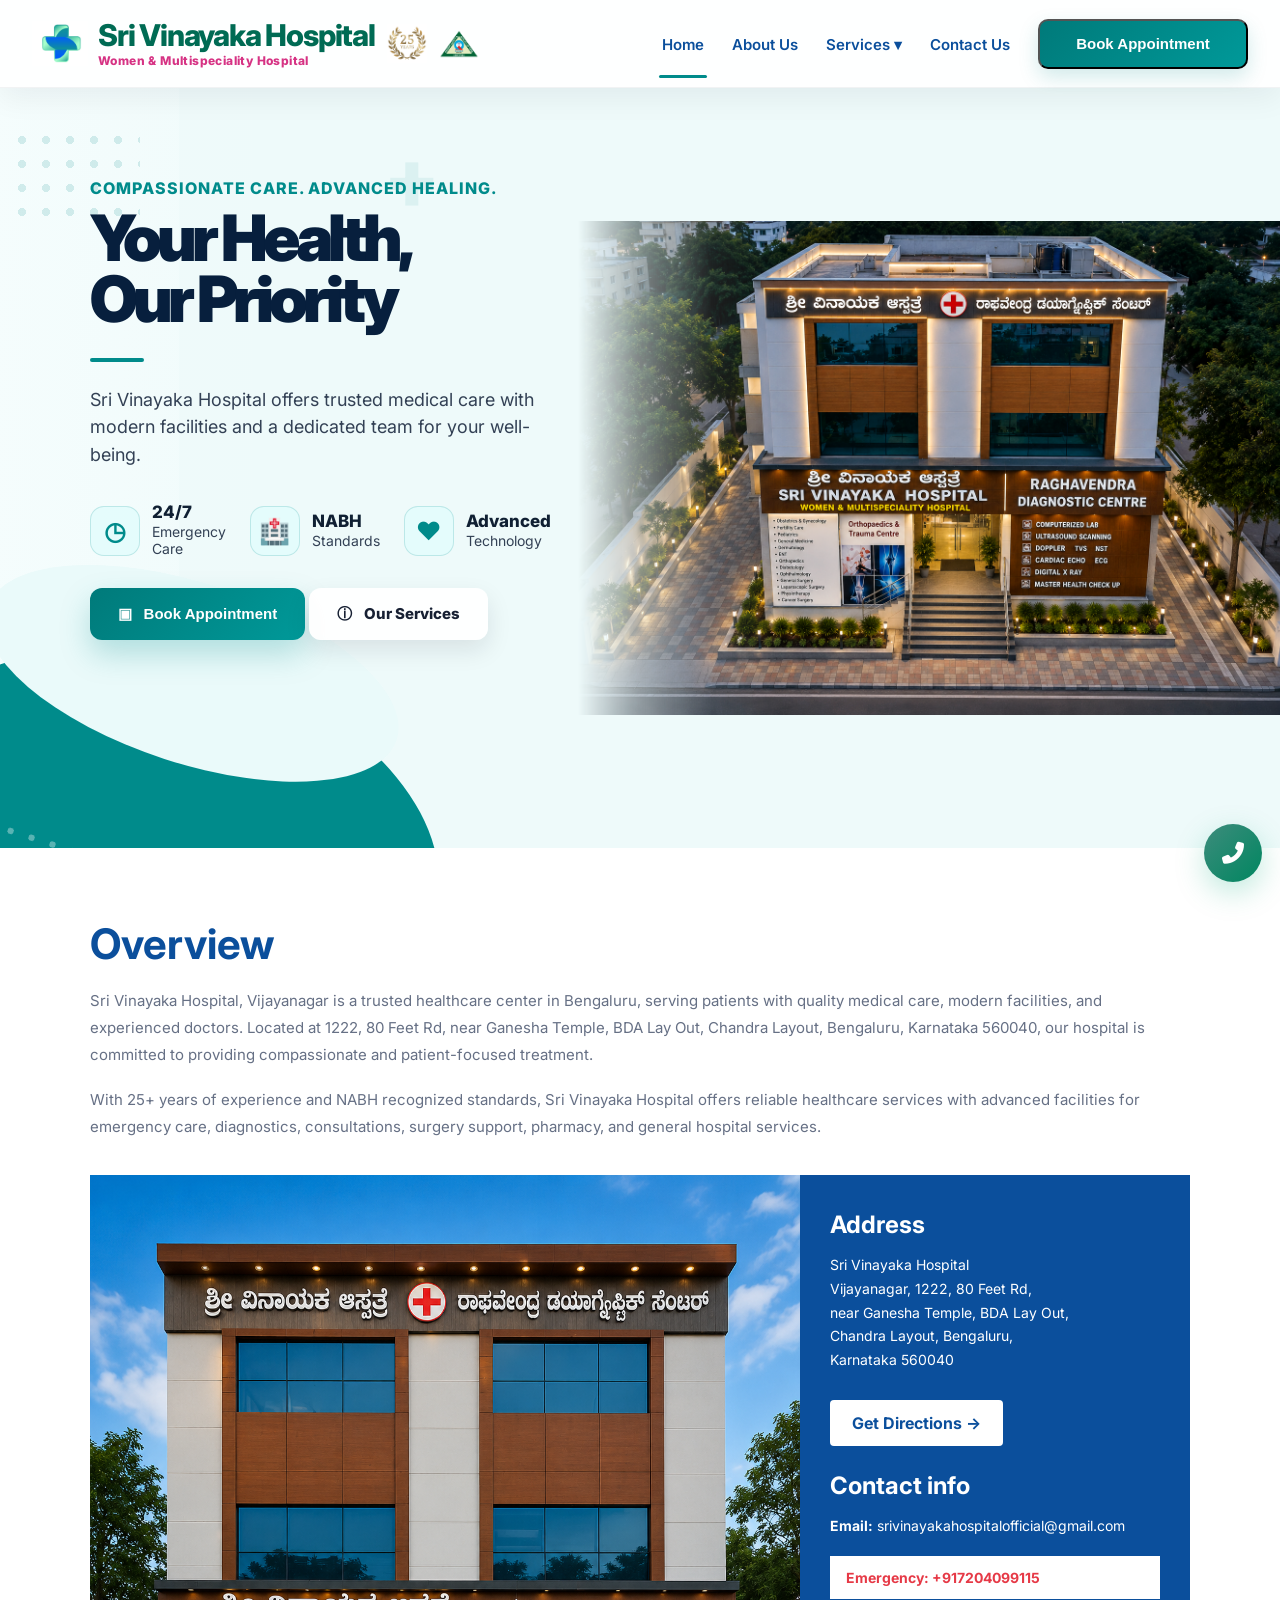
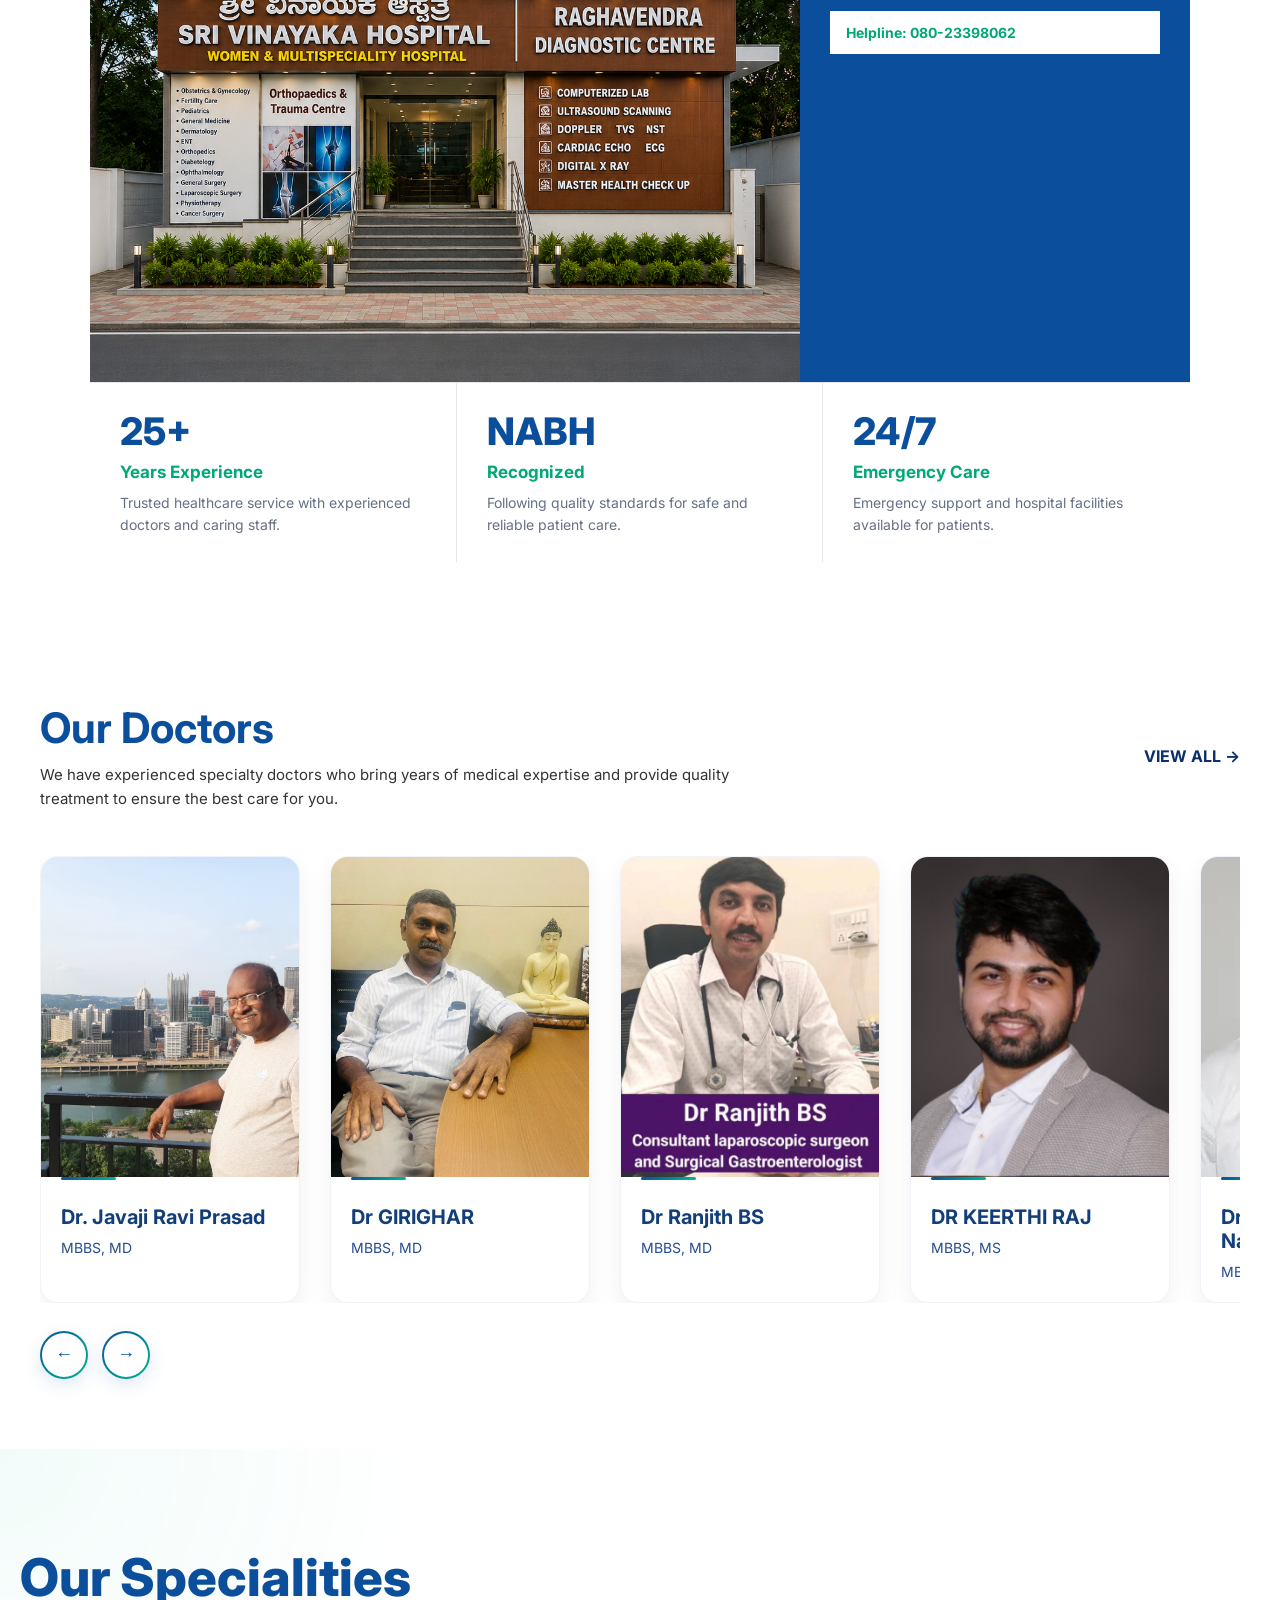
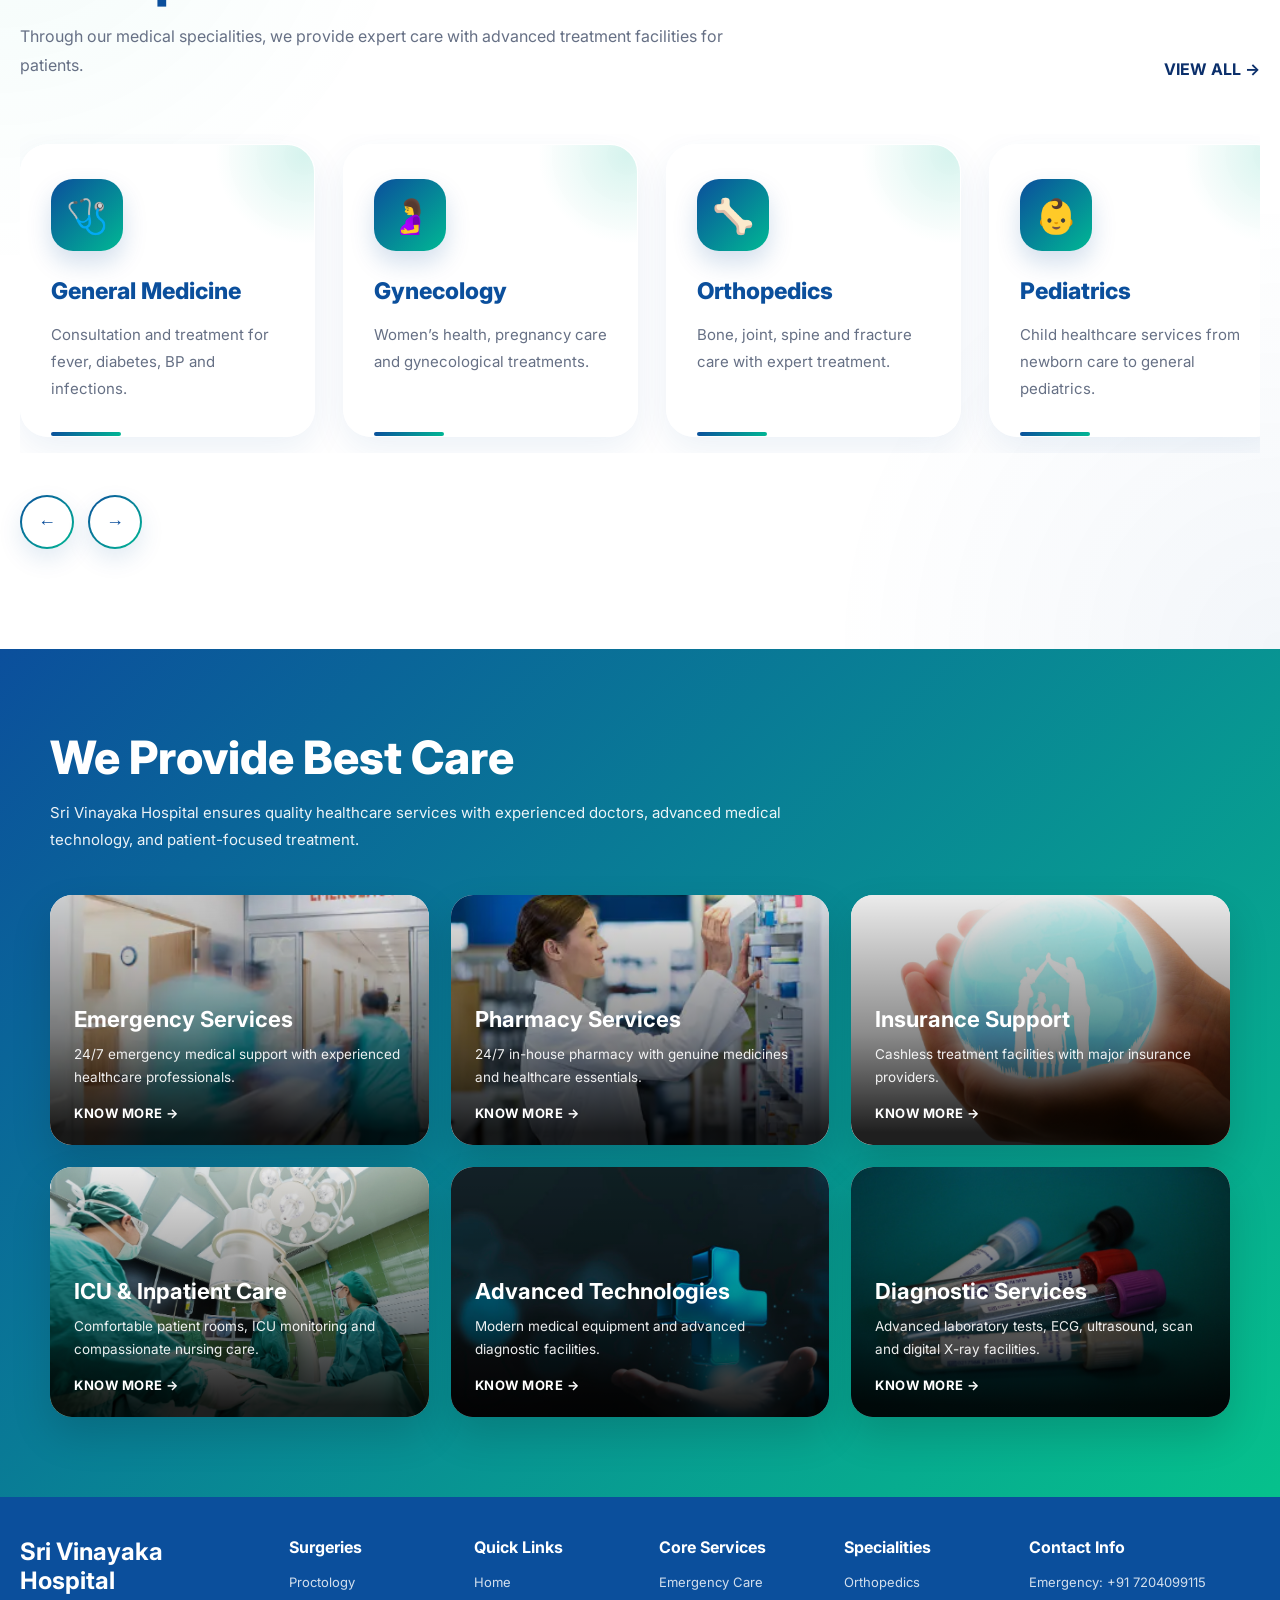
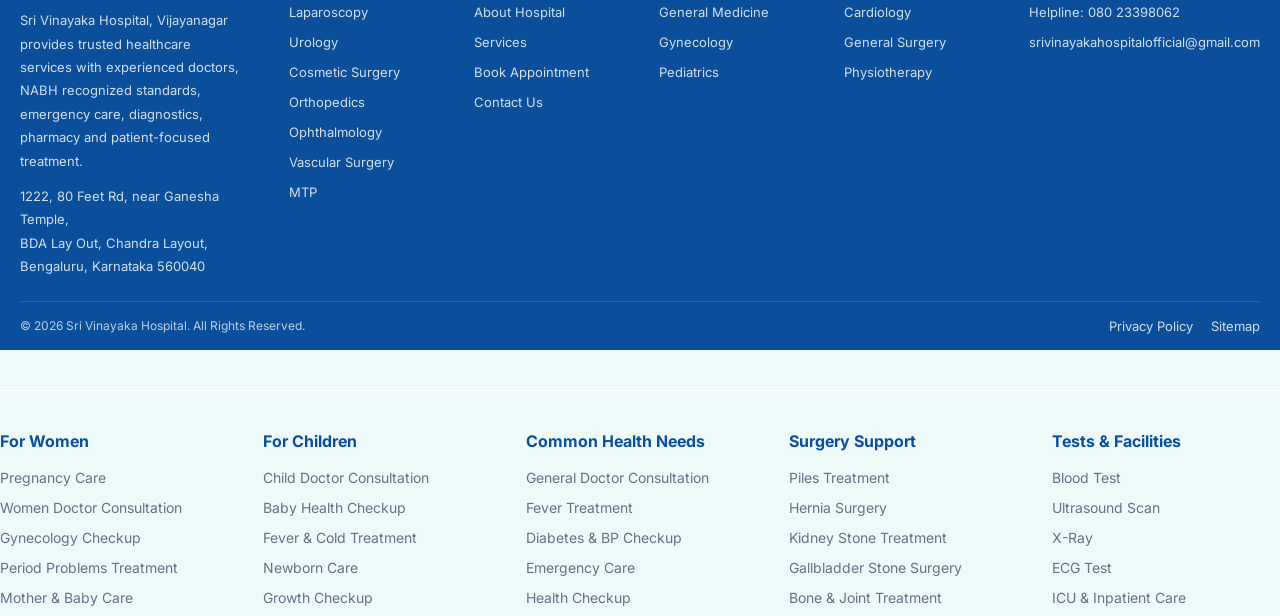
<file: index.html>
<!DOCTYPE html>
<html lang="en">
<head>
  <meta charset="UTF-8" />
  <meta name="viewport" content="width=device-width, initial-scale=1.0" />

  <title>Sri Vinayaka Hospital Bengaluru | Women & Multispeciality Hospital</title>

  <meta name="description" content="Sri Vinayaka Hospital in Chandra Layout, Bengaluru offers women care, general medicine, pediatrics, emergency care, diagnostics, surgeries, ICU care and affordable healthcare services." />

  <meta name="keywords" content="Sri Vinayaka Hospital, hospital in Chandra Layout, hospital in Vijayanagar, hospital in Bengaluru, women hospital Bangalore, gynecology hospital Bangalore, pediatrics care Bangalore, emergency hospital Bangalore, general medicine Bangalore, diagnostics Bangalore, surgery hospital Bangalore" />

  <meta name="author" content="Sri Vinayaka Hospital" />

  <meta name="robots" content="index, follow" />

  <link rel="canonical" href="https://www.srivinayakahospital.com/" />

  <meta property="og:title" content="Sri Vinayaka Hospital Bengaluru | Women & Multispeciality Hospital" />
  <meta property="og:description" content="Trusted healthcare in Chandra Layout, Bengaluru with women care, general medicine, pediatrics, emergency care, diagnostics, surgeries and inpatient facilities." />
  <meta property="og:type" content="website" />
  <meta property="og:url" content="https://www.srivinayakahospital.com/" />
  <meta property="og:image" content="https://www.srivinayakahospital.com/assets/hospital-hero.png" />

  <meta name="twitter:card" content="summary_large_image" />
  <meta name="twitter:title" content="Sri Vinayaka Hospital Bengaluru" />
  <meta name="twitter:description" content="Women care, general medicine, pediatrics, emergency care, diagnostics and surgeries in Bengaluru." />
  <meta name="twitter:image" content="https://www.srivinayakahospital.com/assets/hospital-hero.png" />

  <link rel="icon" href="assets/logo.webp" />

  <link rel="preconnect" href="https://fonts.googleapis.com" />
  <link rel="preconnect" href="https://fonts.gstatic.com" crossorigin />

  <link href="https://fonts.googleapis.com/css2?family=Inter:wght@400;500;600;700;800;900&display=swap" rel="stylesheet" />
  <link rel="stylesheet" href="https://cdnjs.cloudflare.com/ajax/libs/font-awesome/6.5.1/css/all.min.css">

  <link rel="stylesheet" href="style.css" />
  
  <!-- Facebook Pixel Code -->
  <script>
    !function(f,b,e,v,n,t,s)
    {if(f.fbq)return;n=f.fbq=function(){n.callMethod?
    n.callMethod.apply(n,arguments):n.queue.push(arguments)};
    if(!f._fbq)f._fbq=n;n.push=n;n.loaded=!0;n.version='2.0';
    n.queue=[];t=b.createElement(e);t.async=!0;
    t.src=v;s=b.getElementsByTagName(e)[0];
    s.parentNode.insertBefore(t,s)}(window, document,'script',
    'https://connect.facebook.net/en_US/fbevents.js');

    fbq('init', '3462955270529454');
    fbq('track', 'PageView');
  </script>
  <noscript>
    <img height="1" width="1" style="display:none"
    src="https://www.facebook.com/tr?id=3462955270529454&ev=PageView&noscript=1"/>
  </noscript>
  <!-- End Facebook Pixel Code -->




</head>
<body>

<header class="site-header">
  <nav class="navbar">
<div class="brand">

    <div class="brand-left">
        <img src="assets/logo.webp" alt="" class="logo">

        <div class="brand-text">
            <span class="hospital-name">Sri Vinayaka Hospital</span>
            <small class="hospital-tagline">
                Women & Multispeciality Hospital
            </small>
        </div>
    </div>

    <div class="brand-badges">
        <img src="assets/25.jpg" alt="" class="badge-logo">
        <img src="assets/nabh.png" alt="" class="badge-logo">
    </div>

</div>

    <ul class="nav-menu">
      <li><a href="index.html" class="active">Home</a></li>
      <li><a href="about.html">About Us</a></li>
            <li class="has-mega-menu">
              <a href="service.html" class="services-link">Services ▾</a>

              <div class="mega-menu">
                <div class="mega-col">
                  <h3>Core Services</h3>
                  <a href="service.html#emergency">Emergency Care</a>
                  <a href="service.html#general-medicine">General Medicine</a>
                  <a href="service.html#gynecology">Gynecology</a>
                  <a href="service.html#pediatrics">Pediatrics</a>
                </div>

                <div class="mega-col">
                  <h3>Specialities</h3>
                  <a href="service.html#orthopedics">Orthopedics</a>
                  <a href="service.html#cardiology">Cardiology</a>
                  <a href="service.html#general-surgery">General Surgery</a>
                  <a href="service.html#physiotherapy">Physiotherapy</a>
                </div>

                <div class="mega-col">
                  <h3>Surgeries</h3>

                  <a href="surgeries.html?type=proctology">Proctology</a>

                  <a href="surgeries.html?type=laparoscopy">Laparoscopy</a>

                  <a href="surgeries.html?type=urology">Urology</a>

                  <a href="surgeries.html?type=cosmetic">Cosmetic Surgery</a>

                  <a href="surgeries.html?type=orthopedics">Orthopedics</a>

                  <a href="surgeries.html?type=ophthalmology">Ophthalmology</a>

                  <a href="surgeries.html?type=vascular">Vascular Surgery</a>

                  <a href="surgeries.html?type=mtp">MTP</a>
                </div>
              </div>
            </li>
      <li><a href="Contact.html">Contact Us</a></li>
      
    </ul>

        <button class="nav-btn" id="openPopup">
          Book Appointment
        </button>
  </nav>
</header>

<main>
  <section id="home" class="hero">

   <div class="hero-image-wrap">
  <img src="assets/dronelookvh.png" alt="Sri Vinayaka Hospital" class="hero-image">
</div>
    <div class="hero-overlay"></div>

    <div class="dots"></div>
    <div class="plus-shape">+</div>
    <div class="bottom-wave"></div>

    <div class="hero-content">
      <p class="hero-label">COMPASSIONATE CARE. ADVANCED HEALING.</p>

      <h1>Your Health,<br>Our Priority</h1>

      <span class="title-line"></span>

      <p class="hero-text">
        Sri Vinayaka Hospital offers trusted medical care with modern facilities and a dedicated team for your well-being.
      </p>

      <div class="hero-features">
        <div class="feature">
          <div class="feature-icon">◷</div>
          <div>
            <strong>24/7</strong>
            <span>Emergency<br>Care</span>
          </div>
        </div>

        <div class="feature">
          <div class="feature-icon">🏥</div>
          <div>
            <strong>NABH</strong>
            <span>Standards</span>
          </div>
        </div>

        <div class="feature">
          <div class="feature-icon">♥</div>
          <div>
            <strong>Advanced</strong>
            <span>Technology</span>
          </div>
        </div>
      </div>
    
    
      <button
        type="button"
        class="btn primary-btn"
        id="openPopupHero"
      >
        <span>▣</span>
        Book Appointment
      </button>

        <a href="service.html" class="btn secondary-btn">
          <span>ⓘ</span>
          Our Services
        </a>
      </div>
    </div>

  </section>


  <section class="hospital-overview" id="about">
  <div class="overview-container">
    <h2>Overview</h2>

    <p>
      Sri Vinayaka Hospital, Vijayanagar is a trusted healthcare center in Bengaluru,
      serving patients with quality medical care, modern facilities, and experienced doctors.
      Located at 1222, 80 Feet Rd, near Ganesha Temple, BDA Lay Out, Chandra Layout,
      Bengaluru, Karnataka 560040, our hospital is committed to providing compassionate
      and patient-focused treatment.
    </p>

    <p>
      With 25+ years of experience and NABH recognized standards, Sri Vinayaka Hospital
      offers reliable healthcare services with advanced facilities for emergency care,
      diagnostics, consultations, surgery support, pharmacy, and general hospital services.
    </p>

    <div class="overview-card">
      <div class="overview-image">
        <img src="assets/hospital-hero.png" alt="Sri Vinayaka Hospital">
      </div>

      <div class="overview-info">
        <h3>Address</h3>
        <p>
          Sri Vinayaka Hospital<br>
          Vijayanagar, 1222, 80 Feet Rd,<br>
          near Ganesha Temple, BDA Lay Out,<br>
          Chandra Layout, Bengaluru,<br>
          Karnataka 560040
        </p>

        <a href="https://www.google.com/maps/search/?api=1&query=Sri+Vinayaka+Hospital+1222+80+Feet+Rd+Chandra+Layout+Bengaluru+Karnataka+560040"
           target="_blank"
           class="direction-btn">
          Get Directions →
        </a>

        <h3>Contact info</h3>
        <p><strong>Email:</strong> srivinayakahospitalofficial@gmail.com</p>

        <div class="contact-box emergency">
          Emergency: +917204099115
        </div>

        <div class="contact-box helpline">
          Helpline: 080-23398062
        </div>
      </div>
    </div>

    <div class="overview-stats">
      <div class="stat-box">
        <h3>25+</h3>
        <h4>Years Experience</h4>
        <p>Trusted healthcare service with experienced doctors and caring staff.</p>
      </div>

      <div class="stat-box">
        <h3>NABH</h3>
        <h4>Recognized</h4>
        <p>Following quality standards for safe and reliable patient care.</p>
      </div>

      <div class="stat-box">
        <h3>24/7</h3>
        <h4>Emergency Care</h4>
        <p>Emergency support and hospital facilities available for patients.</p>
      </div>
    </div>
  </div>
</section>
  

<section class="doctors-section" id="doctors">
  <div class="doctors-container">
    <div class="doctors-header">
      <div>
        <h2>Our Doctors</h2>
        <p>
          We have experienced specialty doctors who bring years of medical expertise
          and provide quality treatment to ensure the best care for you.
        </p>
      </div>

      <a href="OurDoctors.html" class="view-all">VIEW ALL →</a>
    </div>

    <div class="doctors-slider">
      <div class="doctors-track">

        <div class="doctor-card">
          <img src="assets/founder.webp" alt="Doctor">
          <div class="doctor-info">
            <h3>Dr. Javaji Ravi Prasad</h3>
            <p>MBBS, MD</p>
          </div>

        </div>

        <div class="doctor-card">
          <img src="assets/Dr_Giridhar_MBBS_MD.webp" alt="Doctor">
          <div class="doctor-info">
            <h3>Dr GIRIGHAR</h3>
            <p>MBBS, MD</p>
          </div>
        </div>

        <div class="doctor-card">
          <img src="assets/ranjith.jpeg" alt="Doctor">
          <div class="doctor-info">
            <h3>Dr Ranjith BS</h3>
            <p>MBBS, MD</p>
          </div>
        </div>

        <div class="doctor-card">
          <img src="assets/DR_KEERTHI_RAJ_MBBS_MS.webp" alt="Doctor">
          <div class="doctor-info">
            <h3>DR KEERTHI RAJ</h3>
            <p>MBBS, MS</p>
          </div>
        </div>

        <div class="doctor-card">
          <img src="assets/dr_balakrishna.webp" alt="Doctor">
          <div class="doctor-info">
            <h3>Dr Balakrishna Mallu Naik</h3>
            <p>MBBS, MS</p>
          </div>
        </div>

        <div class="doctor-card">
          <img src="assets/Dr_Venkatesh_MBBS_MD.webp" alt="Doctor">
          <div class="doctor-info">
            <h3>Dr VENKATESH</h3>
            <p>MBBS, MD</p>
          </div>
        </div>

      </div>
    </div>

        <div class="doctor-buttons">
        <button type="button" onclick="slideDoctors(-1)">←</button>
        <button type="button" onclick="slideDoctors(1)">→</button>
        </div>
  </div>
</section>


<section class="specialities-section" id="specialities">
  <div class="specialities-container">
    <div class="specialities-header">
      <div>
        <h2>Our Specialities</h2>
        <p>
          Through our medical specialities, we provide expert care with advanced
          treatment facilities for patients.
        </p>
      </div>

      <a href="service.html" class="view-all">VIEW ALL →</a>
    </div>

    <div class="specialities-slider">
      <div class="specialities-track">

<a href="service.html#general-medicine" class="speciality-card">
  <div class="speciality-icon">🩺</div>
  <h3>General Medicine</h3>
  <p>Consultation and treatment for fever, diabetes, BP and infections.</p>
</a>


<a href="service.html#gynecology" class="speciality-card">
  <div class="speciality-icon">🤰</div>
  <h3>Gynecology</h3>
  <p>Women’s health, pregnancy care and gynecological treatments.</p>
</a>


  <a href="service.html#orthopedics" class="speciality-card">
  <div class="speciality-icon">🦴</div>
  <h3>Orthopedics</h3>
  <p>Bone, joint, spine and fracture care with expert treatment.</p>
</a>

<a href="service.html#pediatrics" class="speciality-card">
  <div class="speciality-icon">👶</div>
  <h3>Pediatrics</h3>
  <p>Child healthcare services from newborn care to general pediatrics.</p>
</a>





<a href="service.html#emergency" class="speciality-card">
  <div class="speciality-icon">🚑</div>
  <h3>Emergency Care</h3>
  <p>24/7 emergency care and immediate medical assistance.</p>
</a>

      </div>
    </div>

    <div class="speciality-buttons">
      <button type="button" onclick="slideSpecialities(-1)">←</button>
      <button type="button" onclick="slideSpecialities(1)">→</button>
    </div>
  </div>
</section>



<section class="care-section">
  <div class="care-container">

    <div class="care-heading">
      <h2>We Provide Best Care</h2>

      <p>
        Sri Vinayaka Hospital ensures quality healthcare services with experienced
        doctors, advanced medical technology, and patient-focused treatment.
      </p>
    </div>

    <div class="care-grid">

      <div class="care-card">
        <img src="assets/emergency.png" alt="">
        <div class="care-overlay">
          <h3>Emergency Services</h3>
          <p>
            24/7 emergency medical support with experienced healthcare professionals.
          </p>
          <a href="service.html#emergency">KNOW MORE →</a>
        </div>
      </div>

      <div class="care-card">
        <img src="assets/medical.png" alt="">
        <div class="care-overlay">
          <h3>Pharmacy Services</h3>
          <p>
            24/7 in-house pharmacy with genuine medicines and healthcare essentials.
          </p>
          <a href="service.html#general-medicine">KNOW MORE →</a>
        </div>
      </div>

      <div class="care-card">
        <img src="assets/insurence.png" alt="">
        <div class="care-overlay">
          <h3>Insurance Support</h3>
          <p>
            Cashless treatment facilities with major insurance providers.
          </p>
          <a href="service.html#insurance">KNOW MORE →</a>
        </div>
      </div>

      <div class="care-card">
        <img src="assets/icucare.png" alt="">
        <div class="care-overlay">
          <h3>ICU & Inpatient Care</h3>
          <p>
            Comfortable patient rooms, ICU monitoring and compassionate nursing care.
          </p>
          <a href="service.html#icu">KNOW MORE →</a>
        </div>
      </div>

      <div class="care-card">
        <img src="assets/advancetechno.png" alt="">
        <div class="care-overlay">
          <h3>Advanced Technologies</h3>
          <p>
            Modern medical equipment and advanced diagnostic facilities.
          </p>
          <a href="service.html#technology">KNOW MORE →</a>      
   
        </div>
      </div>

      <div class="care-card">
        <img src="assets/lab.png" alt="">
        <div class="care-overlay">
          <h3>Diagnostic Services</h3>
          <p>
             Advanced laboratory tests, ECG, ultrasound, scan and digital X-ray facilities.
          </p>
          <a href="service.html#diagnostics">KNOW MORE →</a>
        </div>
      </div>

    </div>

  </div>
</section>



<!-- forms -->






<!-- POPUP -->

<div class="appointment-popup" id="appointmentPopup">

  <div class="popup-overlay" id="closePopup"></div>

  <div class="popup-box">

    <button class="popup-close" id="closePopupBtn">
      ×
    </button>

    <span class="popup-tag">
      Sri Vinayaka Hospital
    </span>

    <h2>
      Book Appointment
    </h2>

    <p>
      Fill your details and our team will contact you shortly.
    </p>

    <form class="appointment-form" id="telegramForm">

      <div class="form-group">
        <input
          type="text"
          placeholder="Patient Name"
          required
        >
      </div>

      <div class="form-group">
        <input
          type="tel"
          placeholder="Mobile Number"
          required
        >
      </div>

      <div class="form-group">

        <select required>

          <option value="">
            Select Service
          </option>

          <option>
            General Medicine
          </option>

          <option>
            Gynecology
          </option>

          <option>
            Pediatrics
          </option>

          <option>
            Orthopedics
          </option>

          <option>
            Cardiology
          </option>

          <option>
            General Surgery
          </option>

        </select>

      </div>

      <button type="submit" class="submit-btn">
        Submit Appointment
      </button>

    </form>

  </div>

</div>


<div class="success-popup" id="successPopup">

  <div class="success-box">

    <div class="success-icon">
      ✓
    </div>

    <h3 id="successTitle">
      Hello!
    </h3>

    <p>
      Your appointment booking is confirmed.
      Our team will get back to you shortly.
    </p>

    <button id="successClose">
      Close
    </button>

  </div>

</div>


<footer class="site-footer">
  <div class="footer-container">
    

    <div class="footer-col footer-brand">
      <h2>Sri Vinayaka Hospital</h2>
      <p>
        Sri Vinayaka Hospital, Vijayanagar provides trusted healthcare services
        with experienced doctors, NABH recognized standards, emergency care,
        diagnostics, pharmacy and patient-focused treatment.
      </p>

      <p class="footer-address">
        1222, 80 Feet Rd, near Ganesha Temple,<br>
        BDA Lay Out, Chandra Layout,<br>
        Bengaluru, Karnataka 560040
      </p>
    </div>

<div class="footer-col">
  <h3>Surgeries</h3>

  <ul>

    <li>
      <a href="surgeries.html?type=proctology">
        Proctology
      </a>
    </li>

    <li>
      <a href="surgeries.html?type=laparoscopy">
        Laparoscopy
      </a>
    </li>

    <li>
      <a href="surgeries.html?type=urology">
        Urology
      </a>
    </li>

    <li>
      <a href="surgeries.html?type=cosmetic">
        Cosmetic Surgery
      </a>
    </li>

    <li>
      <a href="surgeries.html?type=orthopedics">
        Orthopedics
      </a>
    </li>

    <li>
      <a href="surgeries.html?type=ophthalmology">
        Ophthalmology
      </a>
    </li>

    <li>
      <a href="surgeries.html?type=vascular">
        Vascular Surgery
      </a>
    </li>

    <li>
      <a href="mtp.html">
        MTP
      </a>
    </li>

  </ul>
</div>

    <div class="footer-col">
      <h3>Quick Links</h3>
      <ul>
        <li><a href="index.html">Home</a></li>
        <li><a href="about.html">About Hospital</a></li>
        <li><a href="service.html">Services</a></li>
        <li><a href="#appointment">Book Appointment</a></li>
        <li><a href="Contact.html">Contact Us</a></li>
      </ul>
    </div>



<div class="footer-col">
  <h3>Core Services</h3>

  <ul>

    <li>
      <a href="service.html#emergency">
        Emergency Care
      </a>
    </li>

    <li>
      <a href="service.html#general-medicine">
        General Medicine
      </a>
    </li>

    <li>
      <a href="service.html#gynecology">
        Gynecology
      </a>
    </li>

    <li>
      <a href="service.html#pediatrics">
        Pediatrics
      </a>
    </li>

  </ul>
</div>



<div class="footer-col">
  <h3>Specialities</h3>

  <ul>

    <li>
      <a href="service.html#orthopedics">
        Orthopedics
      </a>
    </li>

    <li>
      <a href="service.html#cardiology">
        Cardiology
      </a>
    </li>

    <li>
      <a href="service.html#general-surgery">
        General Surgery
      </a>
    </li>

    <li>
      <a href="service.html#physiotherapy">
        Physiotherapy
      </a>
    </li>

  </ul>
</div>

    <div class="footer-col">
      <h3>Contact Info</h3>
      <ul>
        <li><a href="tel:+917204099115">Emergency: +91 7204099115</a></li>
        <li><a href="tel:080 23398062">Helpline: 080 23398062</a></li>
        <li><a href="mailto:info@srivinayakahospital.com">srivinayakahospitalofficial@gmail.com</a></li>
      </ul>

    </div>

  </div>

  <div class="footer-bottom">
    <p>© 2026 Sri Vinayaka Hospital. All Rights Reserved.</p>
    <div>
      <a href="privacypolicy.html">Privacy Policy</a>
      <a href="sitemap.html">Sitemap</a>
    </div>
  </div>
</footer>
<div class="footer-seo-links">

  <div class="seo-text-col">
    <h4>For Women</h4>
    <span>Pregnancy Care</span>
    <span>Women Doctor Consultation</span>
    <span>Gynecology Checkup</span>
    <span>Period Problems Treatment</span>
    <span>Mother & Baby Care</span>
  </div>

  <div class="seo-text-col">
    <h4>For Children</h4>
    <span>Child Doctor Consultation</span>
    <span>Baby Health Checkup</span>
    <span>Fever & Cold Treatment</span>
    <span>Newborn Care</span>
    <span>Growth Checkup</span>
  </div>

  <div class="seo-text-col">
    <h4>Common Health Needs</h4>
    <span>General Doctor Consultation</span>
    <span>Fever Treatment</span>
    <span>Diabetes & BP Checkup</span>
    <span>Emergency Care</span>
    <span>Health Checkup</span>
  </div>

  <div class="seo-text-col">
    <h4>Surgery Support</h4>
    <span>Piles Treatment</span>
    <span>Hernia Surgery</span>
    <span>Kidney Stone Treatment</span>
    <span>Gallbladder Stone Surgery</span>
    <span>Bone & Joint Treatment</span>
  </div>

  <div class="seo-text-col">
    <h4>Tests & Facilities</h4>
    <span>Blood Test</span>
    <span>Ultrasound Scan</span>
    <span>X-Ray</span>
    <span>ECG Test</span>
    <span>ICU & Inpatient Care</span>
  </div>

</div>

</main>

<a href="tel:+917204099115" class="floating-call">
    <i class="fas fa-phone-alt"></i>
</a>


<div class="call-popup" id="callPopup">
    <button class="popup-close-btn">&times;</button>

    <h4>Need Help?</h4>

    <p>
        Looking for a doctor, surgery, scan or appointment?
    </p>

    <a href="tel:+917204099115">
        📞 Call Now
    </a>
</div>



<script src="script.js"></script>
</body>
</html>
</file>
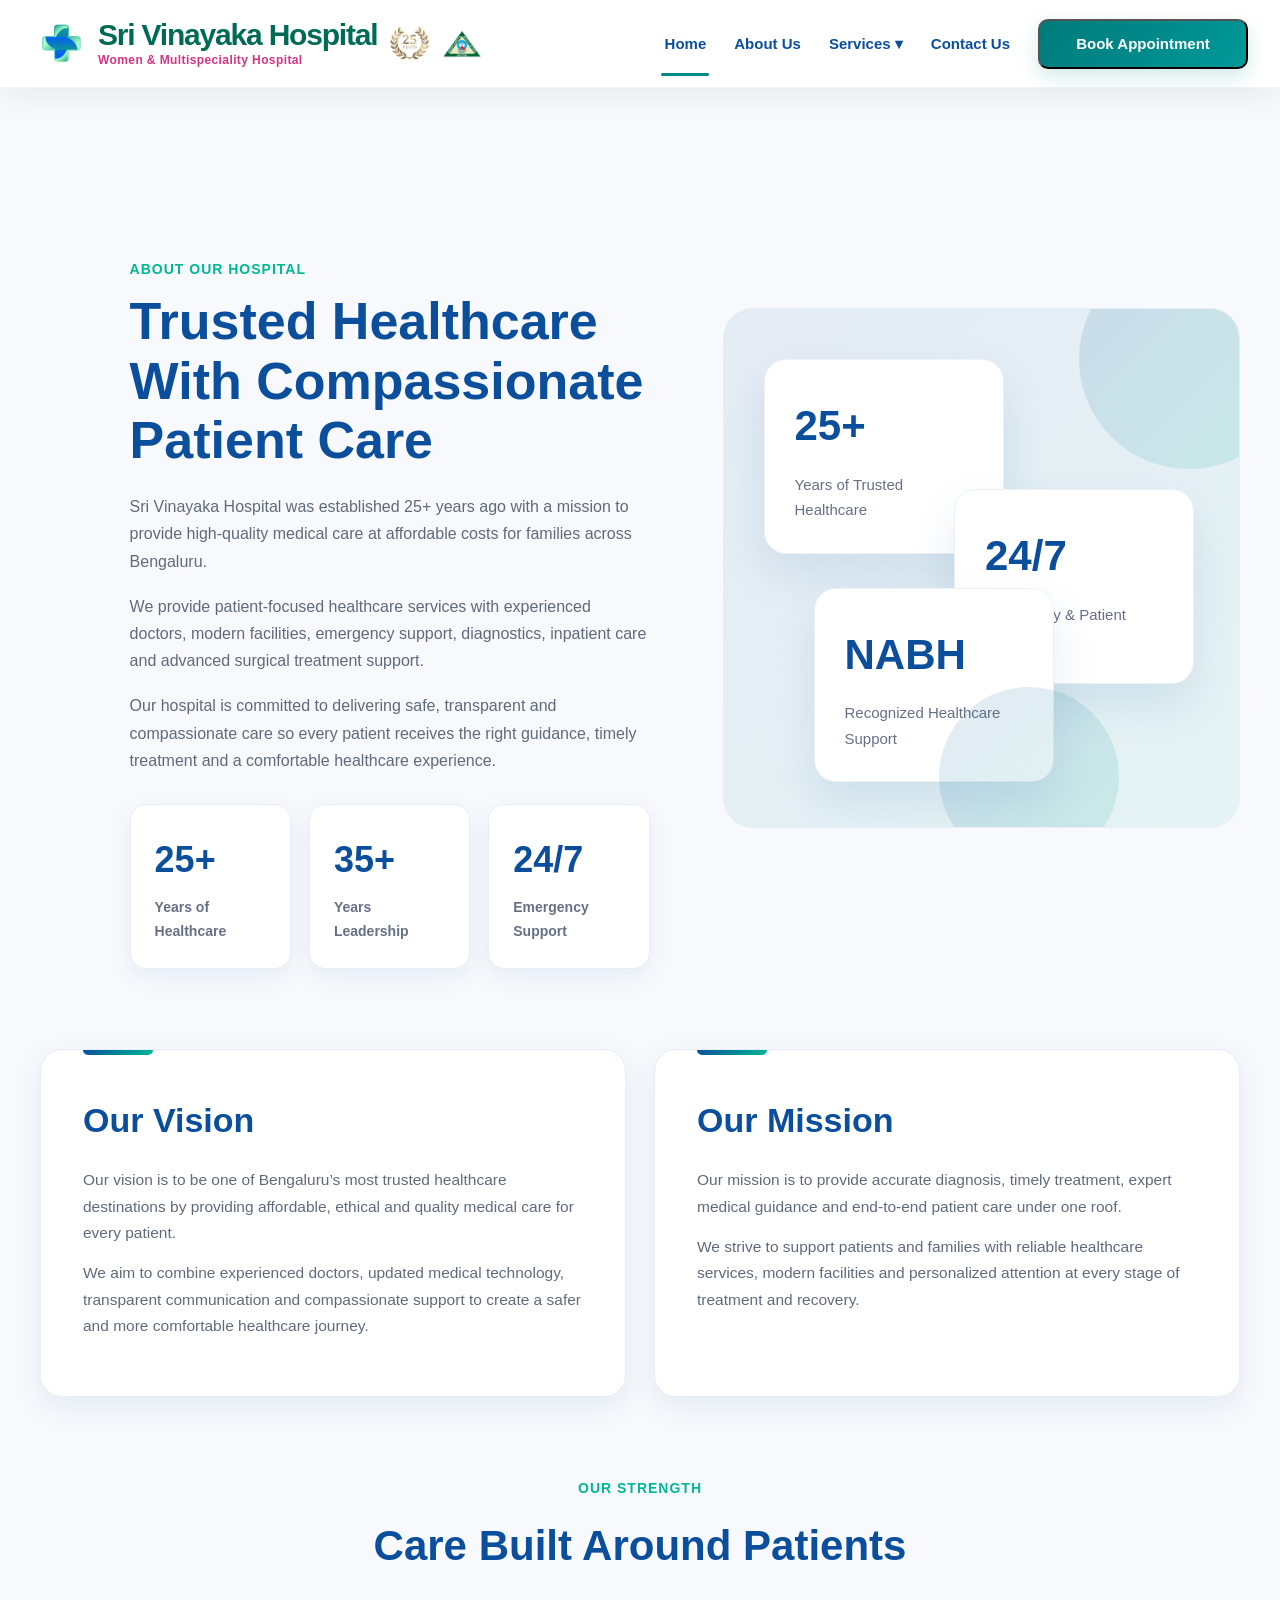
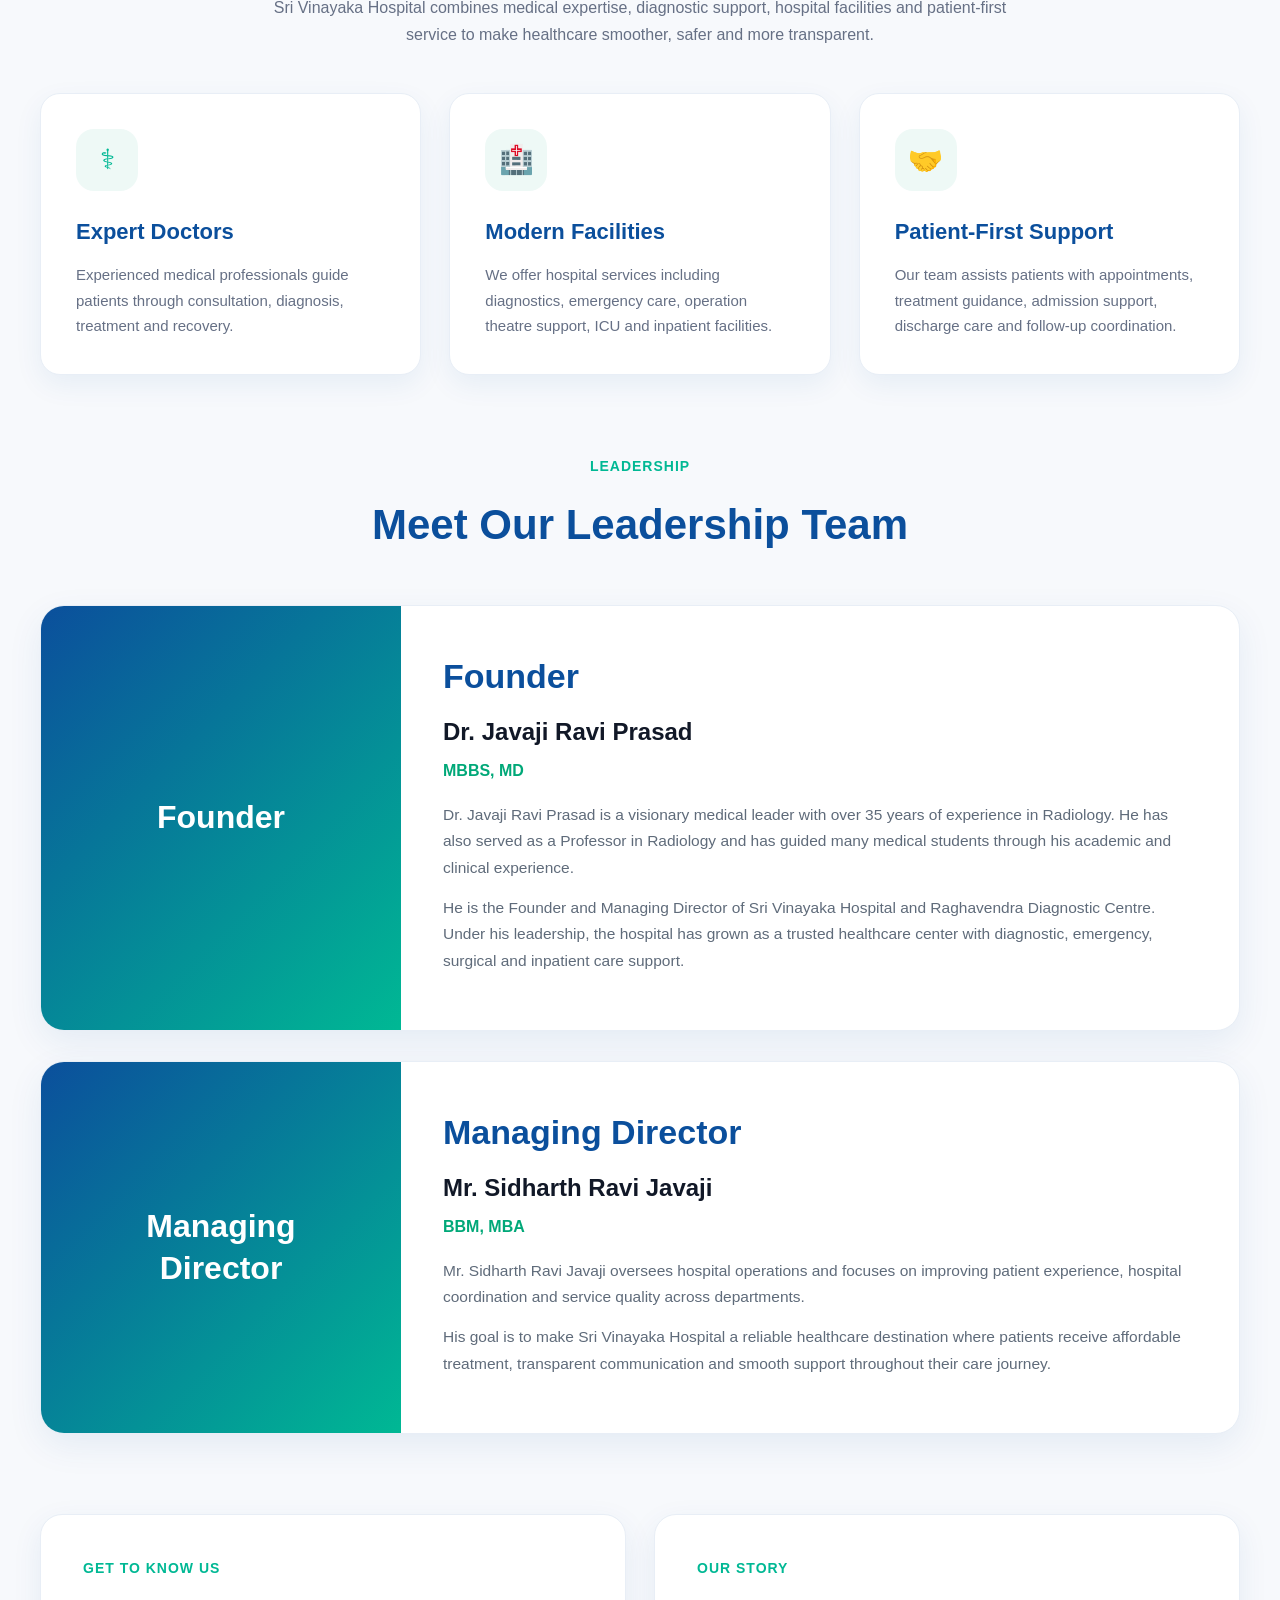
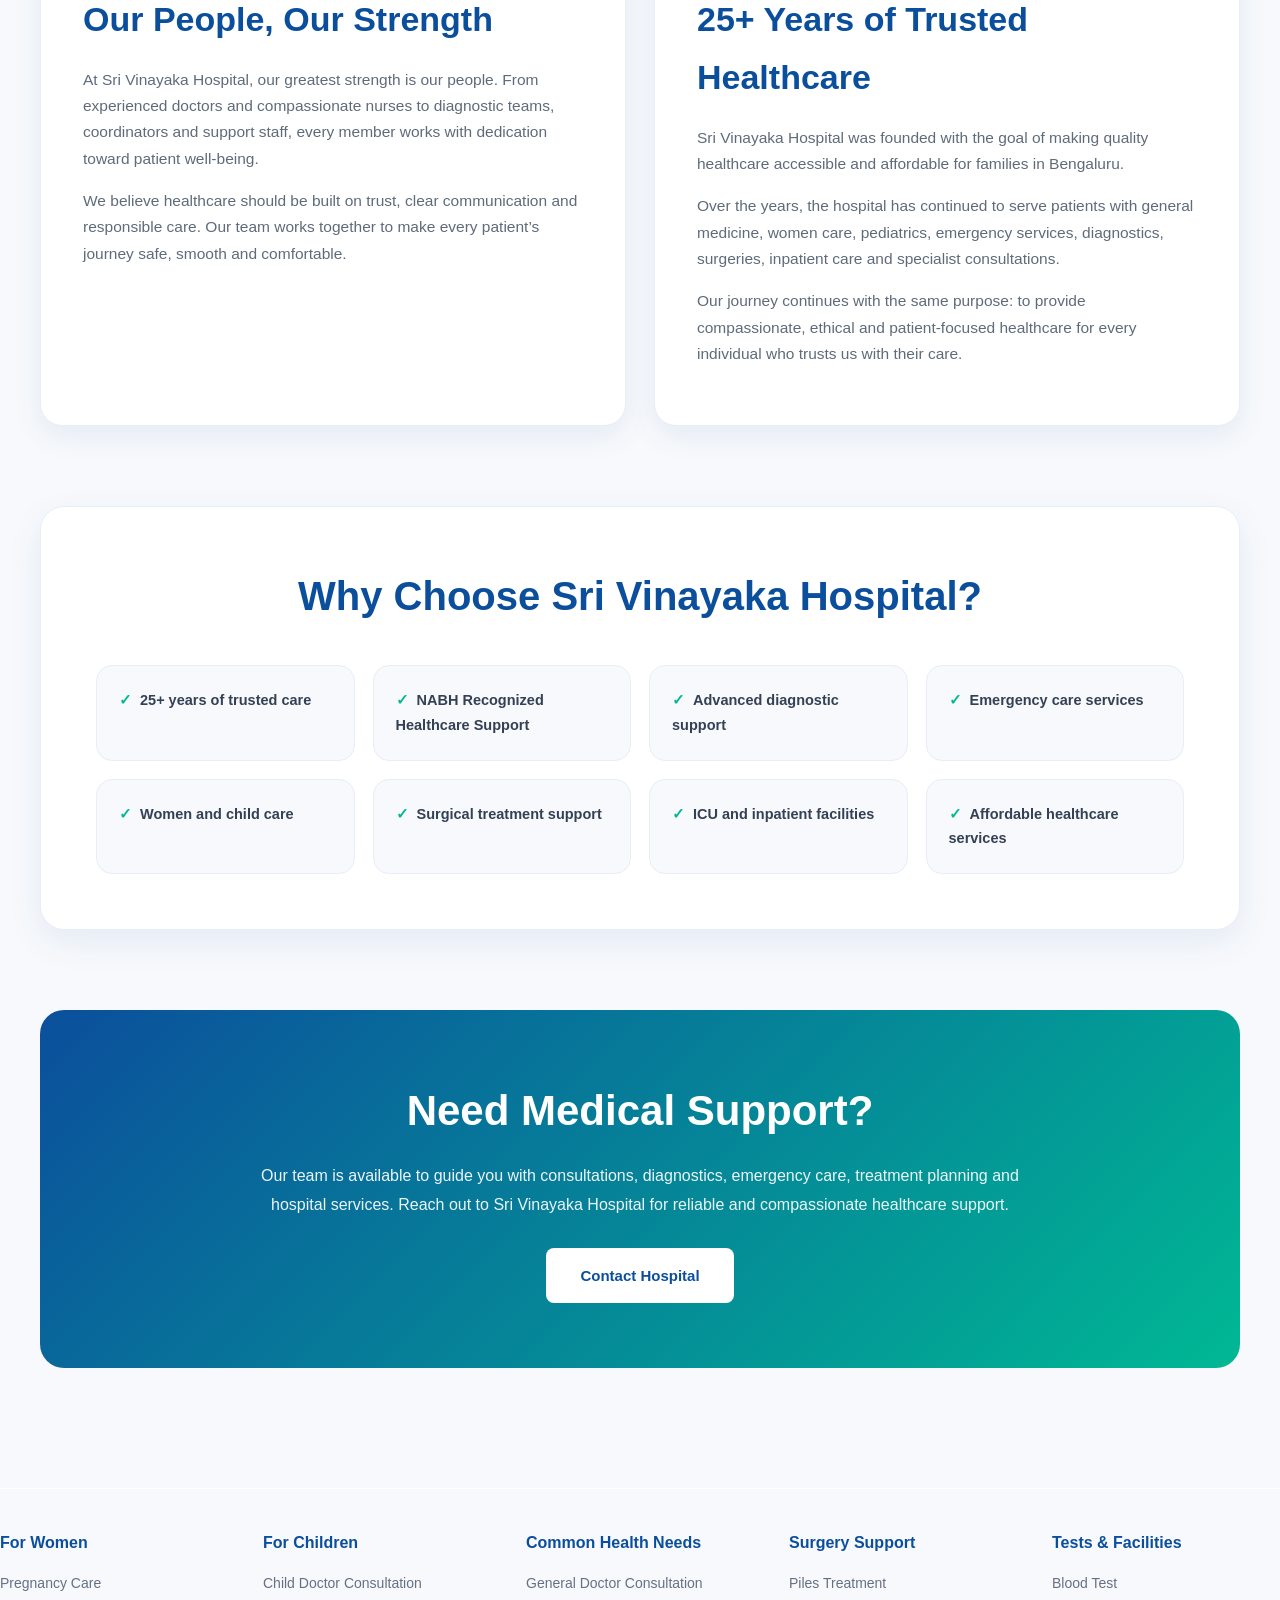
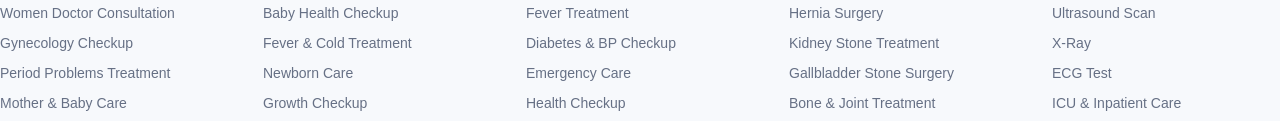
<file: about.html>
<!DOCTYPE html>
<html lang="en">
<head>
  <meta charset="UTF-8">
  <meta name="viewport" content="width=device-width, initial-scale=1.0">

  <title>About Us | Sri Vinayaka Hospital</title>

  <meta name="description" content="About Sri Vinayaka Hospital. Trusted healthcare, affordable medical care, expert doctors, advanced facilities, diagnostics, emergency care and compassionate treatment in Bengaluru.">
<link rel="stylesheet" href="style.css" />
<link rel="stylesheet" href="https://cdnjs.cloudflare.com/ajax/libs/font-awesome/6.5.1/css/all.min.css">
  <style>
    * {
      margin: 0;
      padding: 0;
      box-sizing: border-box;
      font-family: Arial, Helvetica, sans-serif;
    }

    body {
      background: #f7f9fc;
      color: #1f2937;
      line-height: 1.7;
    }

    .about-page {
      padding: 80px 20px;
    }

    .container {
      max-width: 1200px;
      margin: auto;
    }

    .section-label {
      color: #00b894;
      font-size: 14px;
      font-weight: 700;
      text-transform: uppercase;
      letter-spacing: 1px;
      margin-bottom: 10px;
      display: block;
    }

    .hero-section {
      display: grid;
      grid-template-columns: 1.1fr 0.9fr;
      gap: 50px;
      align-items: center;
      margin-bottom: 80px;
    }

    .hero-content h1 {
      font-size: 52px;
      color: #0b4f9c;
      line-height: 1.15;
      margin-bottom: 22px;
    }

    .hero-content p {
      font-size: 16px;
      color: #5f6b7a;
      margin-bottom: 18px;
    }

    .hero-image img {
      width: 100%;
      border-radius: 22px;
      display: block;
      box-shadow: 0 20px 45px rgba(11, 79, 156, 0.16);
    }

    .stats-grid {
      display: grid;
      grid-template-columns: repeat(3, 1fr);
      gap: 18px;
      margin-top: 30px;
    }

    .stat-card {
      background: #ffffff;
      padding: 24px;
      border-radius: 16px;
      border: 1px solid #e8eef6;
      box-shadow: 0 8px 25px rgba(11, 79, 156, 0.07);
    }

    .stat-card h2 {
      color: #0b4f9c;
      font-size: 36px;
      margin-bottom: 6px;
    }

    .stat-card p {
      margin: 0;
      font-size: 14px;
      font-weight: 700;
      color: #667085;
    }

    .mission-vision {
      display: grid;
      grid-template-columns: 1fr 1fr;
      gap: 28px;
      margin-bottom: 80px;
    }

    .mv-card {
      background: #ffffff;
      padding: 42px;
      border-radius: 22px;
      border: 1px solid #e8eef6;
      box-shadow: 0 10px 30px rgba(11, 79, 156, 0.08);
      position: relative;
      overflow: hidden;
    }

    .mv-card::before {
      content: "";
      position: absolute;
      top: 0;
      left: 42px;
      width: 70px;
      height: 5px;
      background: linear-gradient(135deg, #0b4f9c, #00b894);
      border-radius: 0 0 12px 12px;
    }

    .mv-card h2 {
      color: #0b4f9c;
      font-size: 34px;
      margin-bottom: 18px;
    }

    .mv-card p {
      color: #5f6b7a;
      font-size: 15.5px;
      margin-bottom: 14px;
    }

    .trust-section {
      margin-bottom: 80px;
    }

    .section-heading {
      text-align: center;
      margin-bottom: 45px;
    }

    .section-heading h2 {
      font-size: 42px;
      color: #0b4f9c;
      margin-bottom: 12px;
    }

    .section-heading p {
      max-width: 780px;
      margin: auto;
      color: #667085;
      font-size: 16px;
    }

    .trust-grid {
      display: grid;
      grid-template-columns: repeat(3, 1fr);
      gap: 28px;
    }

    .trust-card {
      background: #ffffff;
      padding: 35px;
      border-radius: 20px;
      border: 1px solid #e8eef6;
      box-shadow: 0 10px 28px rgba(11, 79, 156, 0.07);
      transition: 0.35s;
    }

    .trust-card:hover {
      transform: translateY(-8px);
      box-shadow: 0 20px 45px rgba(11, 79, 156, 0.14);
    }

    .trust-icon {
      width: 62px;
      height: 62px;
      border-radius: 18px;
      background: #eef9f6;
      color: #00b894;
      display: flex;
      align-items: center;
      justify-content: center;
      font-size: 28px;
      margin-bottom: 22px;
    }

    .trust-card h3 {
      color: #0b4f9c;
      font-size: 22px;
      margin-bottom: 12px;
    }

    .trust-card p {
      color: #667085;
      font-size: 15px;
    }

    .leader-section {
      margin-bottom: 80px;
    }

    .leader-card {
      background: #ffffff;
      border-radius: 24px;
      overflow: hidden;
      display: grid;
      grid-template-columns: 360px 1fr;
      margin-bottom: 30px;
      border: 1px solid #e8eef6;
      box-shadow: 0 12px 35px rgba(11, 79, 156, 0.08);
    }

    .leader-photo {
      background: linear-gradient(135deg, #0b4f9c, #00b894);
      min-height: 360px;
      display: flex;
      align-items: center;
      justify-content: center;
      color: #ffffff;
      text-align: center;
      padding: 30px;
    }

    .leader-photo h3 {
      font-size: 32px;
      line-height: 1.3;
    }

    .leader-content {
      padding: 42px;
    }

    .leader-content h2 {
      color: #0b4f9c;
      font-size: 34px;
      margin-bottom: 6px;
    }

    .leader-content h3 {
      color: #111827;
      font-size: 24px;
      margin-bottom: 4px;
    }

    .leader-content h4 {
      color: #00a878;
      font-size: 16px;
      margin-bottom: 18px;
    }

    .leader-content p {
      color: #5f6b7a;
      font-size: 15.5px;
      margin-bottom: 14px;
    }

    .story-section {
      display: grid;
      grid-template-columns: 1fr 1fr;
      gap: 28px;
      margin-bottom: 80px;
    }

    .story-card {
      background: #ffffff;
      padding: 42px;
      border-radius: 22px;
      border: 1px solid #e8eef6;
      box-shadow: 0 10px 30px rgba(11, 79, 156, 0.08);
    }

    .story-card h2 {
      color: #0b4f9c;
      font-size: 34px;
      margin-bottom: 18px;
    }

    .story-card p {
      color: #5f6b7a;
      font-size: 15.5px;
      margin-bottom: 16px;
    }

    .choose-section {
      background: #ffffff;
      padding: 55px;
      border-radius: 24px;
      margin-bottom: 80px;
      border: 1px solid #e8eef6;
      box-shadow: 0 12px 35px rgba(11, 79, 156, 0.08);
    }

    .choose-section h2 {
      color: #0b4f9c;
      font-size: 40px;
      text-align: center;
      margin-bottom: 35px;
    }

    .choose-grid {
      display: grid;
      grid-template-columns: repeat(4, 1fr);
      gap: 18px;
    }

    .choose-item {
      background: #f7f9fc;
      padding: 22px;
      border-radius: 16px;
      color: #344054;
      font-size: 14.5px;
      font-weight: 600;
      border: 1px solid #e8eef6;
    }

    .choose-item span {
      color: #00b894;
      margin-right: 8px;
      font-weight: 900;
    }

    .support-section {
      background: linear-gradient(135deg, #0b4f9c, #00b894);
      color: #ffffff;
      padding: 65px 45px;
      border-radius: 24px;
      text-align: center;
    }

    .support-section h2 {
      font-size: 42px;
      margin-bottom: 16px;
    }

    .support-section p {
      max-width: 780px;
      margin: auto;
      font-size: 16px;
      line-height: 1.8;
      color: rgba(255,255,255,0.92);
      margin-bottom: 28px;
    }

    .support-btn {
      display: inline-block;
      background: #ffffff;
      color: #0b4f9c;
      padding: 15px 34px;
      border-radius: 8px;
      text-decoration: none;
      font-weight: 800;
      font-size: 15px;
    }

    @media(max-width: 992px) {
      .hero-section,
      .mission-vision,
      .story-section,
      .leader-card {
        grid-template-columns: 1fr;
      }

      .trust-grid,
      .choose-grid {
        grid-template-columns: repeat(2, 1fr);
      }

      .hero-content h1 {
        font-size: 42px;
      }
    }

    @media(max-width: 768px) {
      .about-page {
        padding: 50px 15px;
      }

      .hero-content h1,
      .section-heading h2,
      .choose-section h2,
      .support-section h2 {
        font-size: 32px;
      }

      .mv-card,
      .story-card,
      .choose-section,
      .leader-content,
      .support-section {
        padding: 30px 22px;
      }

      .stats-grid,
      .trust-grid,
      .choose-grid {
        grid-template-columns: 1fr;
      }

      .leader-photo {
        min-height: 240px;
      }
    }


    .hero-visual {
  position: relative;

  min-height: 520px;

  border-radius: 30px;

  background:
    linear-gradient(135deg,
    rgba(11,79,156,0.08),
    rgba(0,184,148,0.08));

  overflow: hidden;

  border: 1px solid #e8eef6;
}

.floating-card {
  position: absolute;

  background: #ffffff;

  border-radius: 22px;

  padding: 30px;

  width: 240px;

  box-shadow: 0 20px 45px rgba(11,79,156,0.10);

  border: 1px solid #eef2f7;

  animation: floatCard 5s ease-in-out infinite;
}

.floating-card h3 {
  color: #0b4f9c;

  font-size: 42px;

  margin-bottom: 10px;
}

.floating-card p {
  color: #667085;

  font-size: 15px;

  line-height: 1.7;
}

.card-one {
  top: 50px;
  left: 40px;
}

.card-two {
  top: 180px;
  right: 45px;

  animation-delay: 1s;
}

.card-three {
  bottom: 45px;
  left: 90px;

  animation-delay: 2s;
}

.circle {
  position: absolute;

  border-radius: 50%;

  background:
    linear-gradient(135deg,
    rgba(11,79,156,0.12),
    rgba(0,184,148,0.12));
}

.circle-one {
  width: 220px;
  height: 220px;

  top: -60px;
  right: -60px;
}

.circle-two {
  width: 180px;
  height: 180px;

  bottom: -40px;
  right: 120px;
}

@keyframes floatCard {

  0% {
    transform: translateY(0px);
  }

  50% {
    transform: translateY(-12px);
  }

  100% {
    transform: translateY(0px);
  }
}

@media(max-width: 768px){

  .hero-visual {
    min-height: 460px;
  }

  .floating-card {
    width: 200px;
    padding: 22px;
  }

  .floating-card h3 {
    font-size: 34px;
  }

  .card-one {
    left: 20px;
  }

  .card-two {
    right: 20px;
  }

  .card-three {
    left: 50px;
  }
}


  </style>

  <!-- Facebook Pixel Code -->
  <script>
    !function(f,b,e,v,n,t,s)
    {if(f.fbq)return;n=f.fbq=function(){n.callMethod?
    n.callMethod.apply(n,arguments):n.queue.push(arguments)};
    if(!f._fbq)f._fbq=n;n.push=n;n.loaded=!0;n.version='2.0';
    n.queue=[];t=b.createElement(e);t.async=!0;
    t.src=v;s=b.getElementsByTagName(e)[0];
    s.parentNode.insertBefore(t,s)}(window, document,'script',
    'https://connect.facebook.net/en_US/fbevents.js');

    fbq('init', '3462955270529454');
    fbq('track', 'PageView');
  </script>
  <noscript>
    <img height="1" width="1" style="display:none"
    src="https://www.facebook.com/tr?id=3462955270529454&ev=PageView&noscript=1"/>
  </noscript>
  <!-- End Facebook Pixel Code -->

  
</head>

<body>

  <header class="site-header">
  <nav class="navbar">
<div class="brand">

    <div class="brand-left">
        <img src="assets/logo.webp" alt="" class="logo">

        <div class="brand-text">
            <span class="hospital-name">Sri Vinayaka Hospital</span>
            <small class="hospital-tagline">
                Women & Multispeciality Hospital
            </small>
        </div>
    </div>

    <div class="brand-badges">
        <img src="assets/25.jpg" alt="" class="badge-logo">
        <img src="assets/nabh.png" alt="" class="badge-logo">
    </div>

</div>

    <ul class="nav-menu">
      <li><a href="index.html" class="active">Home</a></li>
      <li><a href="about.html">About Us</a></li>
            <li class="has-mega-menu">
              <a href="service.html" class="services-link">Services ▾</a>

              <div class="mega-menu">
                <div class="mega-col">
                  <h3>Core Services</h3>
                  <a href="service.html#emergency">Emergency Care</a>
                  <a href="service.html#general-medicine">General Medicine</a>
                  <a href="service.html#gynecology">Gynecology</a>
                  <a href="service.html#pediatrics">Pediatrics</a>
                </div>

                <div class="mega-col">
                  <h3>Specialities</h3>
                  <a href="service.html#orthopedics">Orthopedics</a>
                  <a href="service.html#cardiology">Cardiology</a>
                  <a href="service.html#general-surgery">General Surgery</a>
                  <a href="service.html#physiotherapy">Physiotherapy</a>
                </div>

                <div class="mega-col">
                  <h3>Surgeries</h3>

                  <a href="surgeries.html?type=proctology">Proctology</a>

                  <a href="surgeries.html?type=laparoscopy">Laparoscopy</a>

                  <a href="surgeries.html?type=urology">Urology</a>

                  <a href="surgeries.html?type=cosmetic">Cosmetic Surgery</a>

                  <a href="surgeries.html?type=orthopedics">Orthopedics</a>

                  <a href="surgeries.html?type=ophthalmology">Ophthalmology</a>

                  <a href="surgeries.html?type=vascular">Vascular Surgery</a>

                  <a href="surgeries.html?type=mtp">MTP</a>
                </div>
              </div>
            </li>
      <li><a href="Contact.html">Contact Us</a></li>
      
    </ul>

        <button class="nav-btn" id="openPopup">
          Book Appointment
        </button>
  </nav>
</header>

<section class="about-page">
  <div class="container">

    <div class="hero-section">
      <div class="hero-content">
        <span class="section-label">About Our Hospital</span>

        <h1>Trusted Healthcare With Compassionate Patient Care</h1>

        <p>
          Sri Vinayaka Hospital was established 25+ years ago with a mission
          to provide high-quality medical care at affordable costs for families
          across Bengaluru.
        </p>

        <p>
          We provide patient-focused healthcare services with experienced
          doctors, modern facilities, emergency support, diagnostics,
          inpatient care and advanced surgical treatment support.
        </p>

        <p>
          Our hospital is committed to delivering safe, transparent and
          compassionate care so every patient receives the right guidance,
          timely treatment and a comfortable healthcare experience.
        </p>

        <div class="stats-grid">
          <div class="stat-card">
            <h2>25+</h2>
            <p>Years of Healthcare</p>
          </div>

          <div class="stat-card">
            <h2>35+</h2>
            <p>Years Leadership</p>
          </div>

          <div class="stat-card">
            <h2>24/7</h2>
            <p>Emergency Support</p>
          </div>
        </div>
      </div>

<div class="hero-visual">

  <div class="floating-card card-one">
    <h3>25+</h3>
    <p>Years of Trusted Healthcare</p>
  </div>

  <div class="floating-card card-two">
    <h3>24/7</h3>
    <p>Emergency & Patient Support</p>
  </div>

  <div class="floating-card card-three">
    <h3>NABH</h3>
    <p>Recognized Healthcare Support</p>
  </div>

  <div class="circle circle-one"></div>
  <div class="circle circle-two"></div>

</div>
    </div>

    <div class="mission-vision">
      <div class="mv-card">
        <h2>Our Vision</h2>

        <p>
          Our vision is to be one of Bengaluru’s most trusted healthcare
          destinations by providing affordable, ethical and quality medical
          care for every patient.
        </p>

        <p>
          We aim to combine experienced doctors, updated medical technology,
          transparent communication and compassionate support to create a safer
          and more comfortable healthcare journey.
        </p>
      </div>

      <div class="mv-card">
        <h2>Our Mission</h2>

        <p>
          Our mission is to provide accurate diagnosis, timely treatment,
          expert medical guidance and end-to-end patient care under one roof.
        </p>

        <p>
          We strive to support patients and families with reliable healthcare
          services, modern facilities and personalized attention at every stage
          of treatment and recovery.
        </p>
      </div>
    </div>

    <div class="trust-section">
      <div class="section-heading">
        <span class="section-label">Our Strength</span>

        <h2>Care Built Around Patients</h2>

        <p>
          Sri Vinayaka Hospital combines medical expertise, diagnostic support,
          hospital facilities and patient-first service to make healthcare
          smoother, safer and more transparent.
        </p>
      </div>

      <div class="trust-grid">
        <div class="trust-card">
          <div class="trust-icon">⚕</div>

          <h3>Expert Doctors</h3>

          <p>
            Experienced medical professionals guide patients through
            consultation, diagnosis, treatment and recovery.
          </p>
        </div>

        <div class="trust-card">
          <div class="trust-icon">🏥</div>

          <h3>Modern Facilities</h3>

          <p>
            We offer hospital services including diagnostics, emergency care,
            operation theatre support, ICU and inpatient facilities.
          </p>
        </div>

        <div class="trust-card">
          <div class="trust-icon">🤝</div>

          <h3>Patient-First Support</h3>

          <p>
            Our team assists patients with appointments, treatment guidance,
            admission support, discharge care and follow-up coordination.
          </p>
        </div>
      </div>
    </div>

    <div class="leader-section">
      <div class="section-heading">
        <span class="section-label">Leadership</span>

        <h2>Meet Our Leadership Team</h2>
      </div>

      <div class="leader-card">
        <div class="leader-photo">
          <h3>Founder</h3>
        </div>

        <div class="leader-content">
          <h2>Founder</h2>

          <h3>Dr. Javaji Ravi Prasad</h3>

          <h4>MBBS, MD</h4>

          <p>
            Dr. Javaji Ravi Prasad is a visionary medical leader with over
            35 years of experience in Radiology. He has also served as a
            Professor in Radiology and has guided many medical students through
            his academic and clinical experience.
          </p>

          <p>
            He is the Founder and Managing Director of Sri Vinayaka Hospital
            and Raghavendra Diagnostic Centre. Under his leadership, the
            hospital has grown as a trusted healthcare center with diagnostic,
            emergency, surgical and inpatient care support.
          </p>
        </div>
      </div>

      <div class="leader-card">
        <div class="leader-photo">
          <h3>Managing<br>Director</h3>
        </div>

        <div class="leader-content">
          <h2>Managing Director</h2>

          <h3>Mr. Sidharth Ravi Javaji</h3>

          <h4>BBM, MBA</h4>

          <p>
            Mr. Sidharth Ravi Javaji oversees hospital operations and focuses
            on improving patient experience, hospital coordination and service
            quality across departments.
          </p>

          <p>
            His goal is to make Sri Vinayaka Hospital a reliable healthcare
            destination where patients receive affordable treatment, transparent
            communication and smooth support throughout their care journey.
          </p>
        </div>
      </div>
    </div>

    <div class="story-section">
      <div class="story-card">
        <span class="section-label">Get To Know Us</span>

        <h2>Our People, Our Strength</h2>

        <p>
          At Sri Vinayaka Hospital, our greatest strength is our people.
          From experienced doctors and compassionate nurses to diagnostic teams,
          coordinators and support staff, every member works with dedication
          toward patient well-being.
        </p>

        <p>
          We believe healthcare should be built on trust, clear communication
          and responsible care. Our team works together to make every patient’s
          journey safe, smooth and comfortable.
        </p>
      </div>

      <div class="story-card">
        <span class="section-label">Our Story</span>

        <h2>25+ Years of Trusted Healthcare</h2>

        <p>
          Sri Vinayaka Hospital was founded with the goal of making quality
          healthcare accessible and affordable for families in Bengaluru.
        </p>

        <p>
          Over the years, the hospital has continued to serve patients with
          general medicine, women care, pediatrics, emergency services,
          diagnostics, surgeries, inpatient care and specialist consultations.
        </p>

        <p>
          Our journey continues with the same purpose: to provide compassionate,
          ethical and patient-focused healthcare for every individual who trusts
          us with their care.
        </p>
      </div>
    </div>

    <div class="choose-section">
      <h2>Why Choose Sri Vinayaka Hospital?</h2>

      <div class="choose-grid">
        <div class="choose-item"><span>✓</span>25+ years of trusted care</div>
        <div class="choose-item"><span>✓</span>NABH Recognized Healthcare Support</div>
        <div class="choose-item"><span>✓</span>Advanced diagnostic support</div>
        <div class="choose-item"><span>✓</span>Emergency care services</div>
        <div class="choose-item"><span>✓</span>Women and child care</div>
        <div class="choose-item"><span>✓</span>Surgical treatment support</div>
        <div class="choose-item"><span>✓</span>ICU and inpatient facilities</div>
        <div class="choose-item"><span>✓</span>Affordable healthcare services</div>
      </div>
    </div>

    <div class="support-section">
      <h2>Need Medical Support?</h2>

      <p>
        Our team is available to guide you with consultations, diagnostics,
        emergency care, treatment planning and hospital services. Reach out to
        Sri Vinayaka Hospital for reliable and compassionate healthcare support.
      </p>

      <a href="contact.html" class="support-btn">
        Contact Hospital
      </a>
    </div>

  </div>
</section>


<!-- POPUP -->

<div class="appointment-popup" id="appointmentPopup">

  <div class="popup-overlay" id="closePopup"></div>

  <div class="popup-box">

    <button class="popup-close" id="closePopupBtn">
      ×
    </button>

    <span class="popup-tag">
      Sri Vinayaka Hospital
    </span>

    <h2>
      Book Appointment
    </h2>

    <p>
      Fill your details and our team will contact you shortly.
    </p>

    <form class="appointment-form" id="telegramForm">

      <div class="form-group">
        <input
          type="text"
          placeholder="Patient Name"
          required
        >
      </div>

      <div class="form-group">
        <input
          type="tel"
          placeholder="Mobile Number"
          required
        >
      </div>

      <div class="form-group">

        <select required>

          <option value="">
            Select Service
          </option>

          <option>
            General Medicine
          </option>

          <option>
            Gynecology
          </option>

          <option>
            Pediatrics
          </option>

          <option>
            Orthopedics
          </option>

          <option>
            Cardiology
          </option>

          <option>
            General Surgery
          </option>

        </select>

      </div>

      <button type="submit" class="submit-btn">
        Submit Appointment
      </button>

    </form>

  </div>

</div>


<div class="success-popup" id="successPopup">

  <div class="success-box">

    <div class="success-icon">
      ✓
    </div>

    <h3 id="successTitle">
      Hello!
    </h3>

    <p>
      Your appointment booking is confirmed.
      Our team will get back to you shortly.
    </p>

    <button id="successClose">
      Close
    </button>

  </div>

</div>


<div class="footer-seo-links">

  <div class="seo-text-col">
    <h4>For Women</h4>
    <span>Pregnancy Care</span>
    <span>Women Doctor Consultation</span>
    <span>Gynecology Checkup</span>
    <span>Period Problems Treatment</span>
    <span>Mother & Baby Care</span>
  </div>

  <div class="seo-text-col">
    <h4>For Children</h4>
    <span>Child Doctor Consultation</span>
    <span>Baby Health Checkup</span>
    <span>Fever & Cold Treatment</span>
    <span>Newborn Care</span>
    <span>Growth Checkup</span>
  </div>

  <div class="seo-text-col">
    <h4>Common Health Needs</h4>
    <span>General Doctor Consultation</span>
    <span>Fever Treatment</span>
    <span>Diabetes & BP Checkup</span>
    <span>Emergency Care</span>
    <span>Health Checkup</span>
  </div>

  <div class="seo-text-col">
    <h4>Surgery Support</h4>
    <span>Piles Treatment</span>
    <span>Hernia Surgery</span>
    <span>Kidney Stone Treatment</span>
    <span>Gallbladder Stone Surgery</span>
    <span>Bone & Joint Treatment</span>
  </div>

  <div class="seo-text-col">
    <h4>Tests & Facilities</h4>
    <span>Blood Test</span>
    <span>Ultrasound Scan</span>
    <span>X-Ray</span>
    <span>ECG Test</span>
    <span>ICU & Inpatient Care</span>
  </div>

</div>
<script src="script.js"></script>
</body>
</html>
</file>
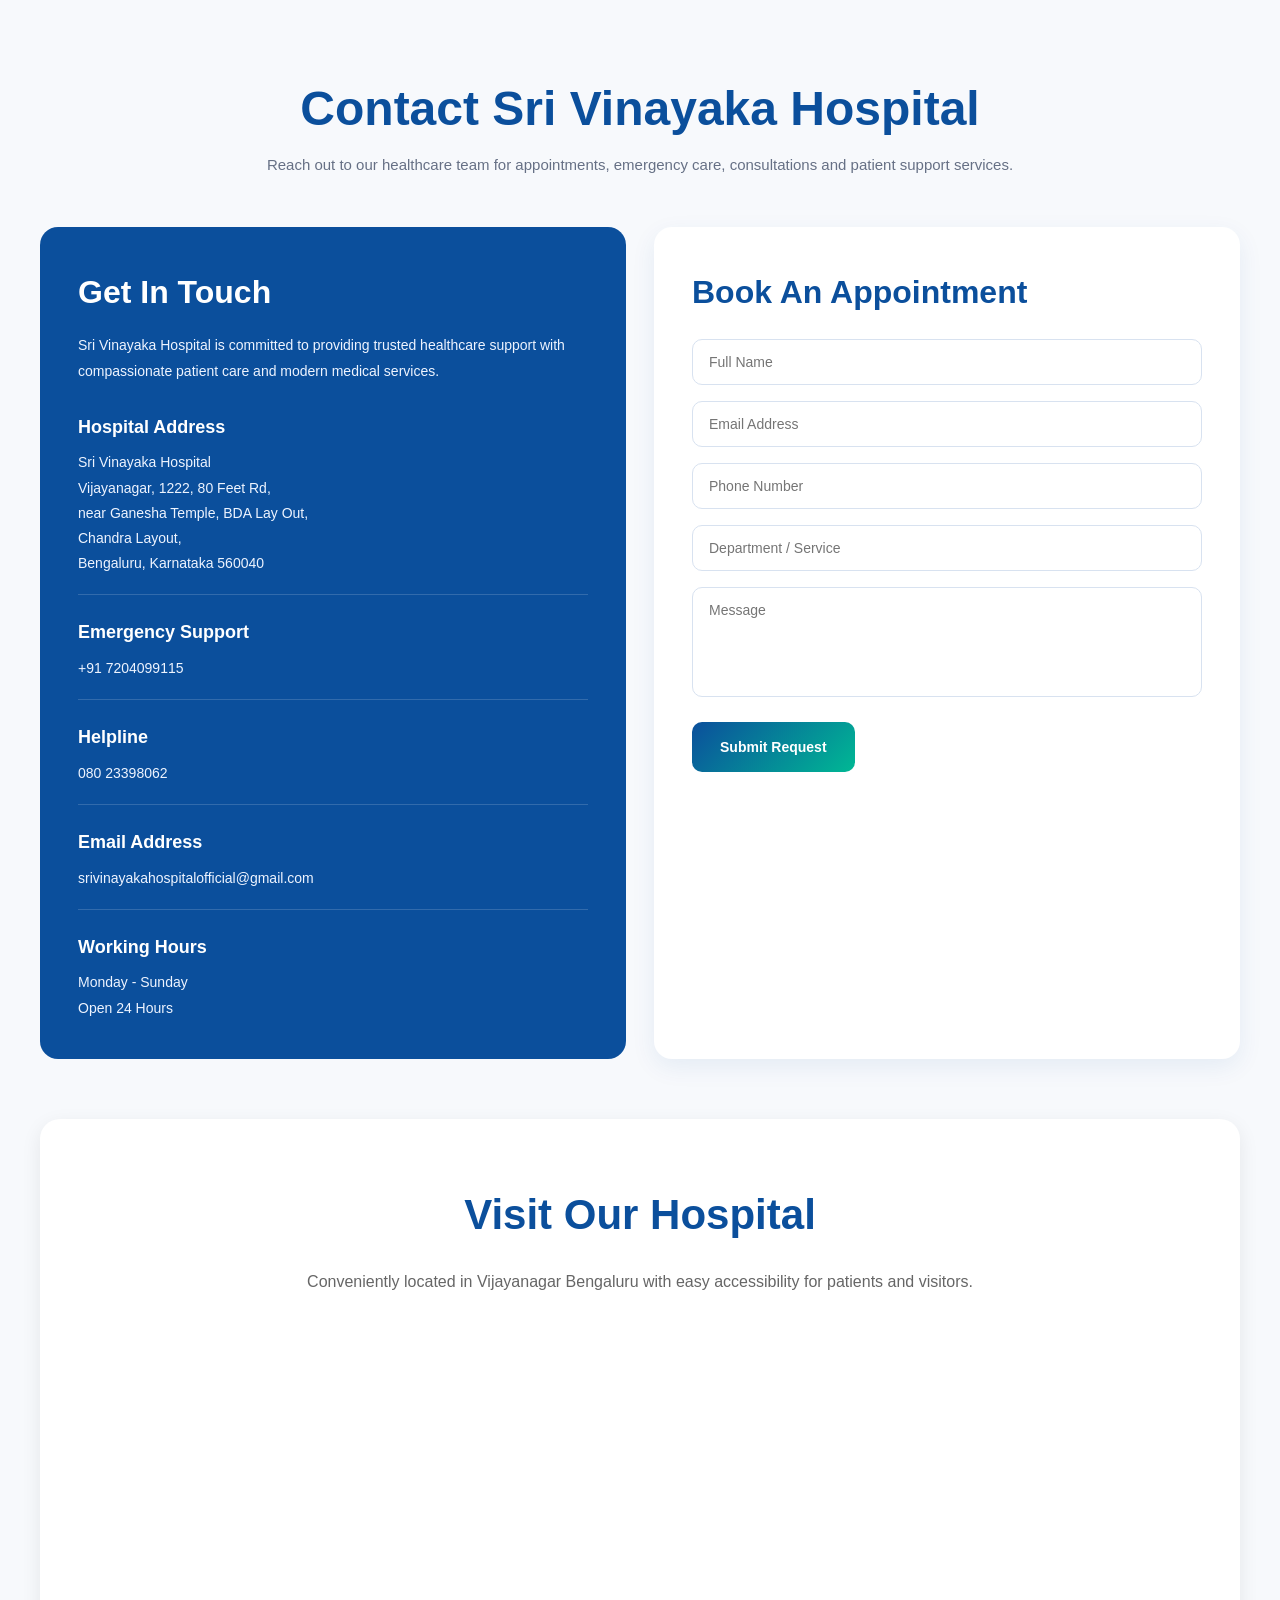
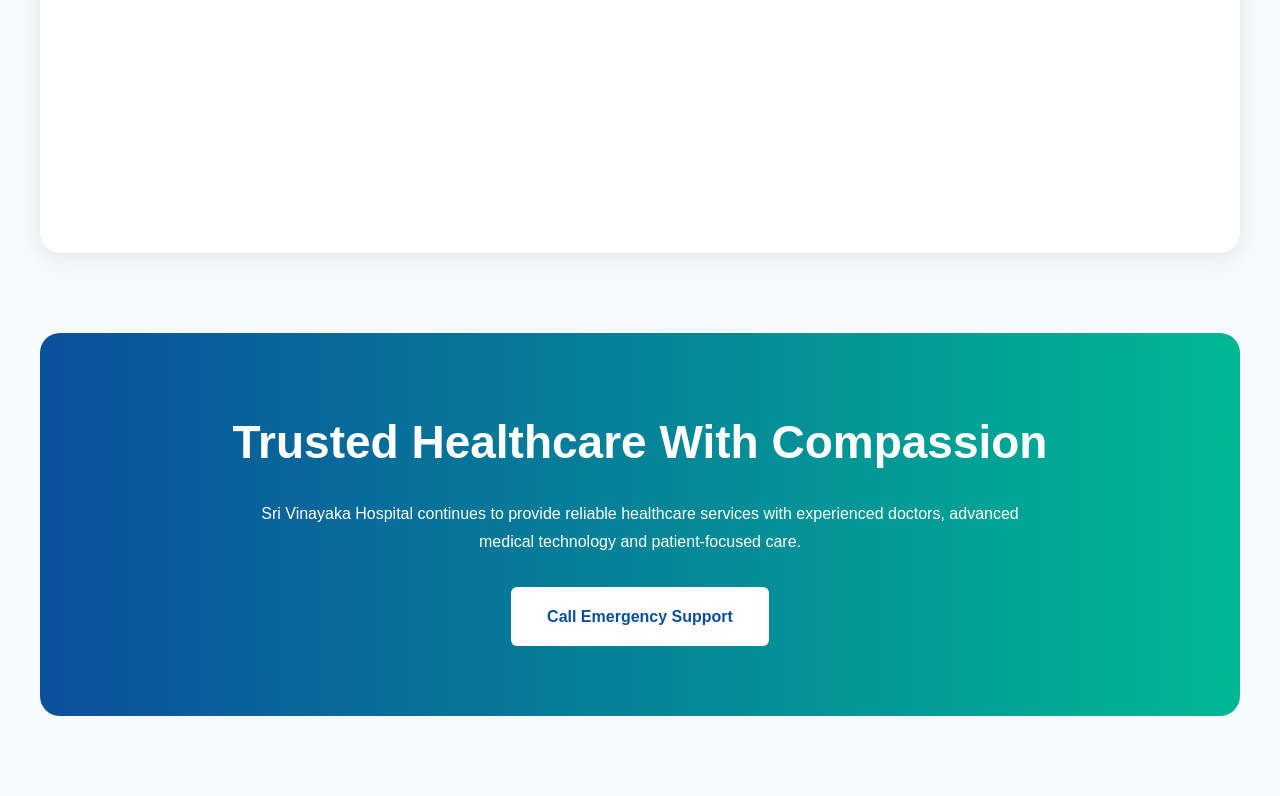
<file: Contact.html>
<!DOCTYPE html>
<html lang="en">
<head>
  <meta charset="UTF-8">
  <meta name="viewport" content="width=device-width, initial-scale=1.0">

  <title>Contact Sri Vinayaka Hospital | Bengaluru</title>

  <meta name="description"
    content="Contact Sri Vinayaka Hospital Bengaluru for appointments, emergency care, doctor consultations and healthcare support.">
    <link rel="stylesheet" href="https://cdnjs.cloudflare.com/ajax/libs/font-awesome/6.5.1/css/all.min.css">

  <style>
    *{
      margin:0;
      padding:0;
      box-sizing:border-box;
      font-family:Arial, Helvetica, sans-serif;
    }

    body{
      background:#f7f9fc;
      color:#222;
      line-height:1.7;
    }

    .contact-page{
      padding:80px 20px;
    }
.container{
  max-width:1200px;
  margin:auto;
}

.contact-hero{
  text-align:center;
  margin-bottom:50px;
}

.contact-hero h1{
  font-size:48px;
  color:#0b4f9c;
  margin-bottom:14px;
  line-height:1.2;
}

.contact-hero p{
  max-width:760px;
  margin:auto;
  color:#667085;
  font-size:15px;
  line-height:1.7;
}

.contact-wrapper{
  display:grid;
  grid-template-columns:1fr 1fr;
  gap:28px;
  margin-bottom:60px;
}

.contact-info{
  background:#0b4f9c;
  color:#fff;
  padding:38px;
  border-radius:18px;
}

.contact-info h2{
  font-size:32px;
  margin-bottom:14px;
}

.contact-info p{
  color:#eef4ff;
  margin-bottom:28px;
  font-size:14px;
  line-height:1.8;
}

.info-box{
  margin-bottom:22px;
  padding-bottom:18px;
  border-bottom:1px solid rgba(255,255,255,0.16);
}

.info-box:last-child{
  border-bottom:none;
  padding-bottom:0;
  margin-bottom:0;
}

.info-box h3{
  font-size:18px;
  margin-bottom:8px;
}

.info-box a,
.info-box span{
  color:#eef4ff;
  text-decoration:none;
  font-size:14px;
  line-height:1.8;
  display:block;
}

.contact-form{
  background:#fff;
  padding:38px;
  border-radius:18px;
  box-shadow:0 8px 24px rgba(11,79,156,0.08);
}

.contact-form h2{
  color:#0b4f9c;
  font-size:32px;
  margin-bottom:20px;
}

.form-group{
  margin-bottom:16px;
}

.form-group input,
.form-group textarea{
  width:100%;
  padding:14px 16px;
  border:1px solid #d8e2f0;
  border-radius:10px;
  font-size:14px;
  outline:none;
  transition:0.3s ease;
}

.form-group textarea{
  min-height:110px;
  resize:none;
}

.form-group input:focus,
.form-group textarea:focus{
  border-color:#0b4f9c;
}

.submit-btn{
  height:50px;
  padding:0 28px;
  border:none;
  border-radius:10px;
  cursor:pointer;

  background:linear-gradient(135deg,#0b4f9c,#00b894);

  color:#fff;

  font-size:14px;
  font-weight:700;

  transition:0.3s ease;
}

.submit-btn:hover{
  transform:translateY(-2px);
}

@media(max-width:768px){

  .contact-wrapper{
    grid-template-columns:1fr;
  }

  .contact-info,
  .contact-form{
    padding:28px 22px;
  }

  .contact-hero h1{
    font-size:36px;
  }

  .contact-info h2,
  .contact-form h2{
    font-size:28px;
  }
}
    .map-section{
      background:#fff;
      padding:60px;
      border-radius:20px;
      box-shadow:0 6px 20px rgba(0,0,0,0.08);
      margin-bottom:80px;
    }

    .map-section h2{
      text-align:center;
      color:#0b4f9c;
      font-size:42px;
      margin-bottom:18px;
    }

    .map-section p{
      text-align:center;
      color:#666;
      margin-bottom:40px;
    }

    .map-box{
      width:100%;
      overflow:hidden;
      border-radius:16px;
    }

    .map-box iframe{
      width:100%;
      height:450px;
      border:0;
    }

    .support-section{
      background:linear-gradient(to right,#0b4f9c,#00b894);
      padding:70px 40px;
      border-radius:20px;
      text-align:center;
      color:#fff;
    }

    .support-section h2{
      font-size:46px;
      margin-bottom:18px;
    }

    .support-section p{
      max-width:800px;
      margin:auto;
      margin-bottom:30px;
      line-height:1.8;
      font-size:16px;
    }

    .support-btn{
      display:inline-block;
      background:#fff;
      color:#0b4f9c;
      text-decoration:none;
      padding:16px 36px;
      border-radius:6px;
      font-weight:700;
    }

    /* TABLET */

    @media(max-width:992px){

      .contact-wrapper{
        grid-template-columns:1fr;
      }

      .contact-hero h1{
        font-size:44px;
      }
    }

    /* MOBILE */

    @media(max-width:768px){

      .contact-page{
        padding:50px 15px;
      }

      .contact-hero h1,
      .contact-info h2,
      .contact-form h2,
      .map-section h2,
      .support-section h2{
        font-size:34px;
      }

      .contact-info,
      .contact-form,
      .map-section,
      .support-section{
        padding:35px 25px;
      }

      .map-box iframe{
        height:320px;
      }
    }

    .contact-success-popup {
  position: fixed;
  inset: 0;
  background: rgba(15,23,42,0.45);
  backdrop-filter: blur(8px);
  display: flex;
  align-items: center;
  justify-content: center;
  z-index: 999999;
  opacity: 0;
  visibility: hidden;
  transition: 0.3s ease;
}

.contact-success-popup.active {
  opacity: 1;
  visibility: visible;
}

.contact-success-box {
  width: 100%;
  max-width: 420px;
  background: #ffffff;
  border-radius: 24px;
  padding: 40px 32px;
  text-align: center;
  box-shadow: 0 30px 70px rgba(0,0,0,0.18);
}

.contact-success-icon {
  width: 76px;
  height: 76px;
  margin: auto auto 20px;
  border-radius: 50%;
  background: linear-gradient(135deg,#0b4f9c,#00b894);
  color: #ffffff;
  display: flex;
  align-items: center;
  justify-content: center;
  font-size: 34px;
  font-weight: 700;
}

.contact-success-box h3 {
  color: #0b4f9c;
  font-size: 30px;
  margin-bottom: 12px;
}

.contact-success-box p {
  color: #667085;
  font-size: 15px;
  line-height: 1.8;
  margin-bottom: 26px;
}

.contact-success-box button {
  width: 100%;
  height: 52px;
  border: none;
  border-radius: 12px;
  background: linear-gradient(135deg,#0b4f9c,#00b894);
  color: #ffffff;
  font-size: 15px;
  font-weight: 700;
  cursor: pointer;
}


  </style>

  <!-- Facebook Pixel Code -->
  <script>
    !function(f,b,e,v,n,t,s)
    {if(f.fbq)return;n=f.fbq=function(){n.callMethod?
    n.callMethod.apply(n,arguments):n.queue.push(arguments)};
    if(!f._fbq)f._fbq=n;n.push=n;n.loaded=!0;n.version='2.0';
    n.queue=[];t=b.createElement(e);t.async=!0;
    t.src=v;s=b.getElementsByTagName(e)[0];
    s.parentNode.insertBefore(t,s)}(window, document,'script',
    'https://connect.facebook.net/en_US/fbevents.js');

    fbq('init', '3462955270529454');
    fbq('track', 'PageView');
  </script>
  <noscript>
    <img height="1" width="1" style="display:none"
    src="https://www.facebook.com/tr?id=3462955270529454&ev=PageView&noscript=1"/>
  </noscript>
  <!-- End Facebook Pixel Code -->

  
</head>

<body>

<section class="contact-page">

  <div class="container">

    <div class="contact-hero">

      <h1>Contact Sri Vinayaka Hospital</h1>

      <p>
        Reach out to our healthcare team for appointments, emergency care,
        consultations and patient support services.
      </p>

    </div>

    <div class="contact-wrapper">

      <div class="contact-info">

        <h2>Get In Touch</h2>

        <p>
          Sri Vinayaka Hospital is committed to providing trusted healthcare
          support with compassionate patient care and modern medical services.
        </p>

        <div class="info-box">

          <h3>Hospital Address</h3>

          <span>
            Sri Vinayaka Hospital<br>
            Vijayanagar, 1222, 80 Feet Rd,<br>
            near Ganesha Temple, BDA Lay Out,<br>
            Chandra Layout,<br>
            Bengaluru, Karnataka 560040
          </span>

        </div>

        <div class="info-box">

          <h3>Emergency Support</h3>

          <a href="tel:+917204099115">
            +91 7204099115
          </a>

        </div>

        <div class="info-box">

          <h3>Helpline</h3>

          <a href="tel:080 23398062">
            080 23398062
          </a>

        </div>

        <div class="info-box">

          <h3>Email Address</h3>

          <a href="mailto:srivinayakahospitalofficial@gmail.com">
            srivinayakahospitalofficial@gmail.com
          </a>

        </div>

        <div class="info-box">

          <h3>Working Hours</h3>

          <span>
            Monday - Sunday<br>
            Open 24 Hours
          </span>

        </div>

      </div>

      <div class="contact-form">

        <h2>Book An Appointment</h2>

        <form id="contactTelegramForm">

          <div class="form-group">
            <input type="text" placeholder="Full Name" required>
          </div>

          <div class="form-group">
            <input type="email" placeholder="Email Address" required>
          </div>

          <div class="form-group">
            <input type="tel" placeholder="Phone Number" required>
          </div>

          <div class="form-group">
            <input type="text" placeholder="Department / Service">
          </div>

          <div class="form-group">
            <textarea placeholder="Message"></textarea>
          </div>

          <button type="submit" class="submit-btn">
            Submit Request
          </button>

        </form>

      </div>

    </div>

    <div class="map-section">

      <h2>Visit Our Hospital</h2>

      <p>
        Conveniently located in Vijayanagar Bengaluru with easy accessibility
        for patients and visitors.
      </p>

      <div class="map-box">

        <iframe
          src="https://www.google.com/maps?q=Sri+Vinayaka+Hospital+Bengaluru&output=embed"
          allowfullscreen=""
          loading="lazy">
        </iframe>

      </div>

    </div>

    <div class="support-section">

      <h2>Trusted Healthcare With Compassion</h2>

      <p>
        Sri Vinayaka Hospital continues to provide reliable healthcare services
        with experienced doctors, advanced medical technology and patient-focused care.
      </p>

      <a href="tel:+917204099115" class="support-btn">
        Call Emergency Support
      </a>

    </div>

  </div>

</section>

<div class="contact-success-popup" id="contactSuccessPopup">
  <div class="contact-success-box">
    <div class="contact-success-icon">✓</div>

    <h3 id="contactSuccessTitle">Thank You!</h3>

    <p>
      Your request has been submitted successfully.
      Our team will get back to you shortly.
    </p>

    <button id="contactSuccessClose">Close</button>
  </div>
</div>

<script>
const contactForm = document.getElementById("contactTelegramForm");
const contactSuccessPopup = document.getElementById("contactSuccessPopup");
const contactSuccessTitle = document.getElementById("contactSuccessTitle");
const contactSuccessClose = document.getElementById("contactSuccessClose");

if (contactForm) {
  contactForm.addEventListener("submit", async function(e) {
    e.preventDefault();

    const inputs = contactForm.querySelectorAll("input");
    const name = inputs[0].value;
    const email = inputs[1].value;
    const phone = inputs[2].value;
    const service = inputs[3].value || "Not mentioned";
    const messageText = contactForm.querySelector("textarea").value || "Not mentioned";

    const BOT_TOKEN = "8820960604:AAFxAf8cxPeOBNUOoyUSRhqrMH3CJhz95mU";
    const CHAT_ID = "-1003967286332";

    const telegramMessage = `
🏥 Sri Vinayaka Hospital Contact Lead

👤 Name: ${name}
📧 Email: ${email}
📞 Phone: ${phone}
🩺 Service: ${service}
💬 Message: ${messageText}
`;

    try {
      await fetch(`https://api.telegram.org/bot${BOT_TOKEN}/sendMessage`, {
        method: "POST",
        headers: {
          "Content-Type": "application/json"
        },
        body: JSON.stringify({
          chat_id: CHAT_ID,
          text: telegramMessage
        })
      });

      contactSuccessTitle.innerText = `Thank You ${name}!`;
      contactSuccessPopup.classList.add("active");
      contactForm.reset();

    } catch (error) {
      alert("Something went wrong. Please try again.");
    }
  });
}

if (contactSuccessClose) {
  contactSuccessClose.addEventListener("click", function() {
    contactSuccessPopup.classList.remove("active");
  });
}
</script>
</body>
</html>
</file>
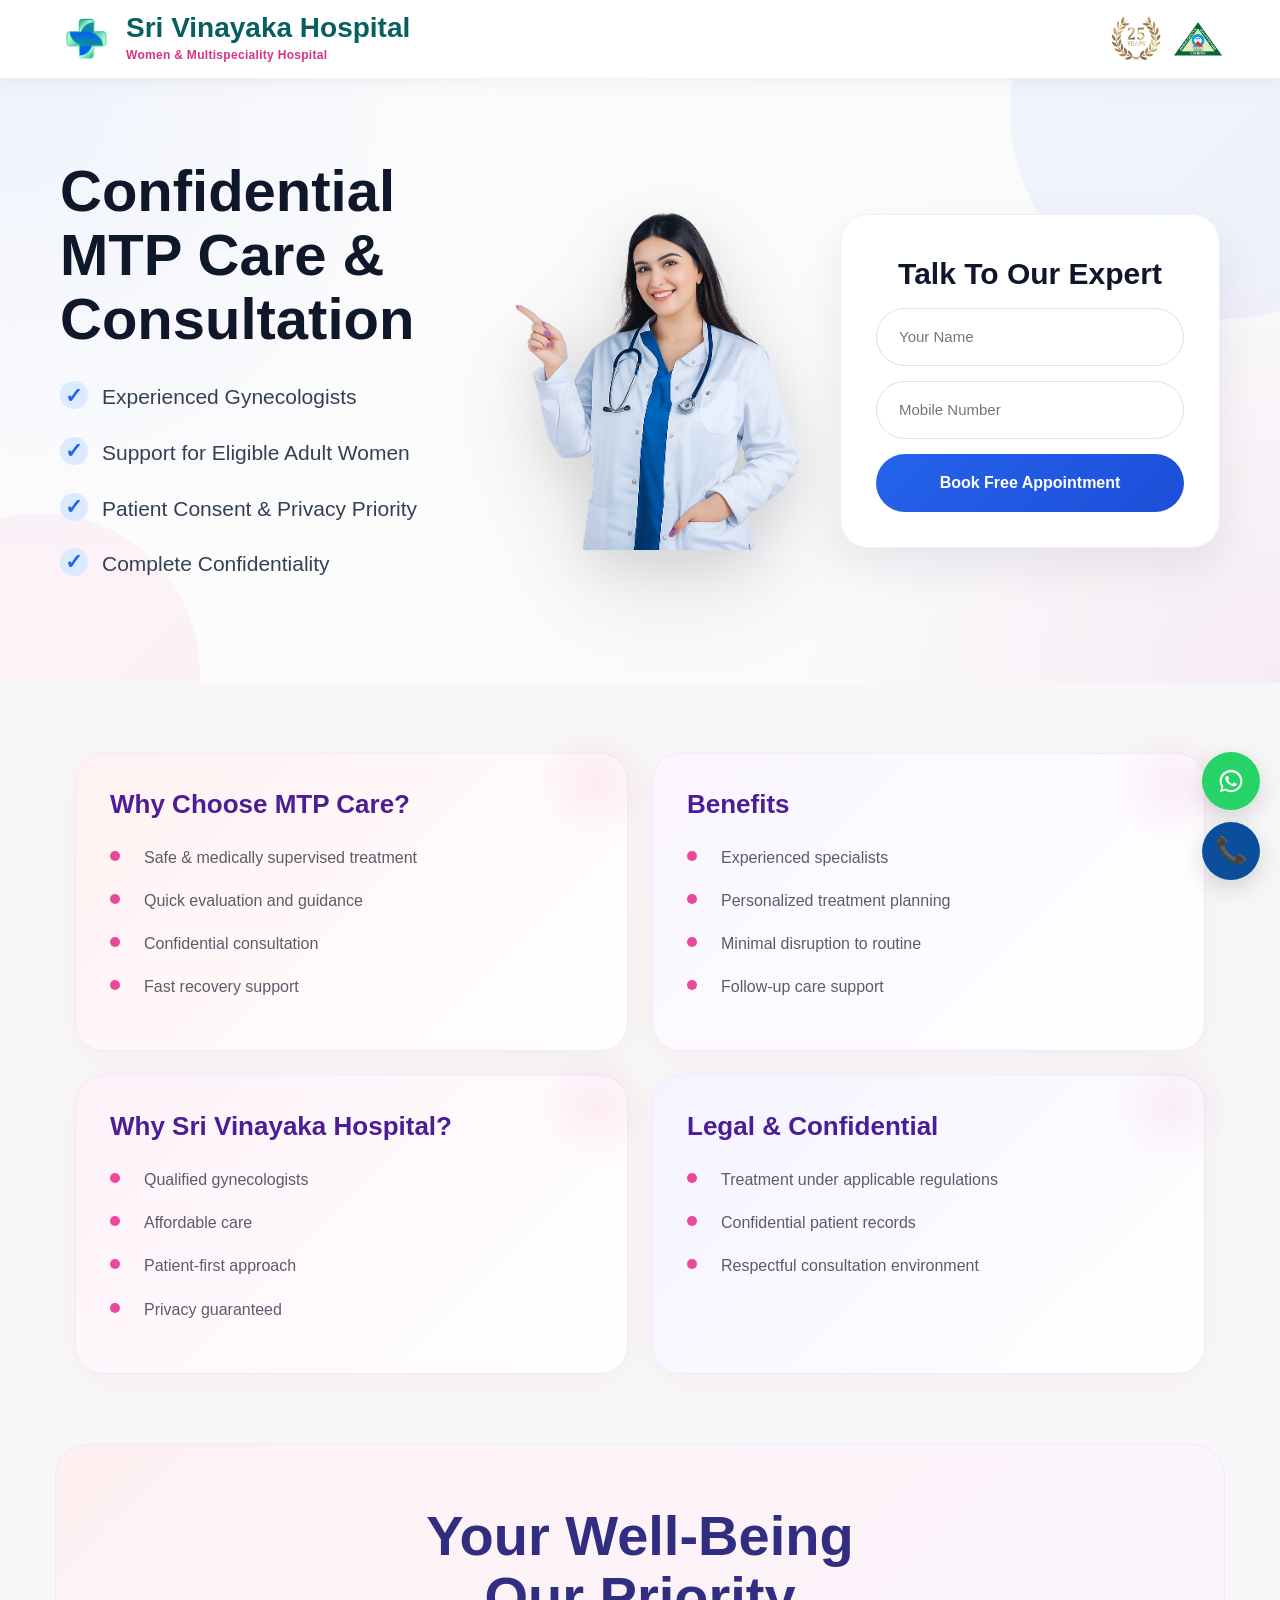
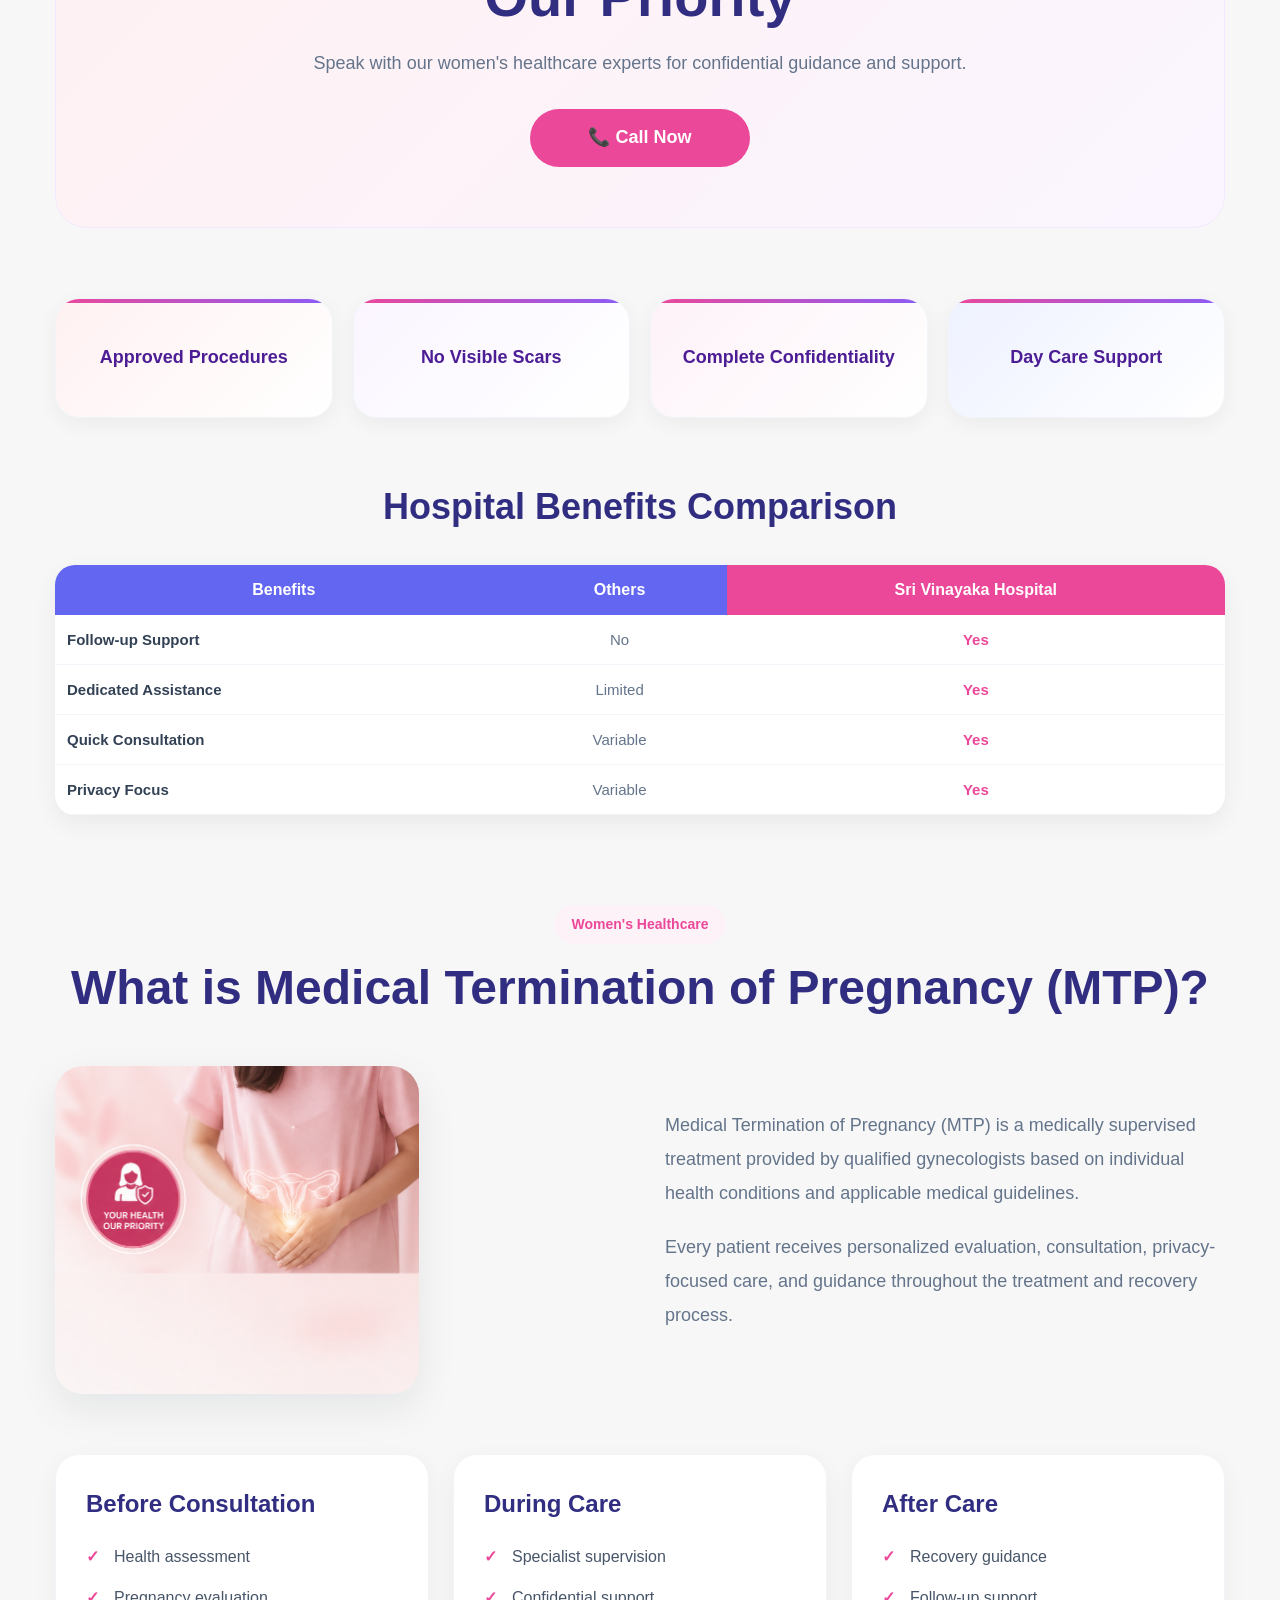
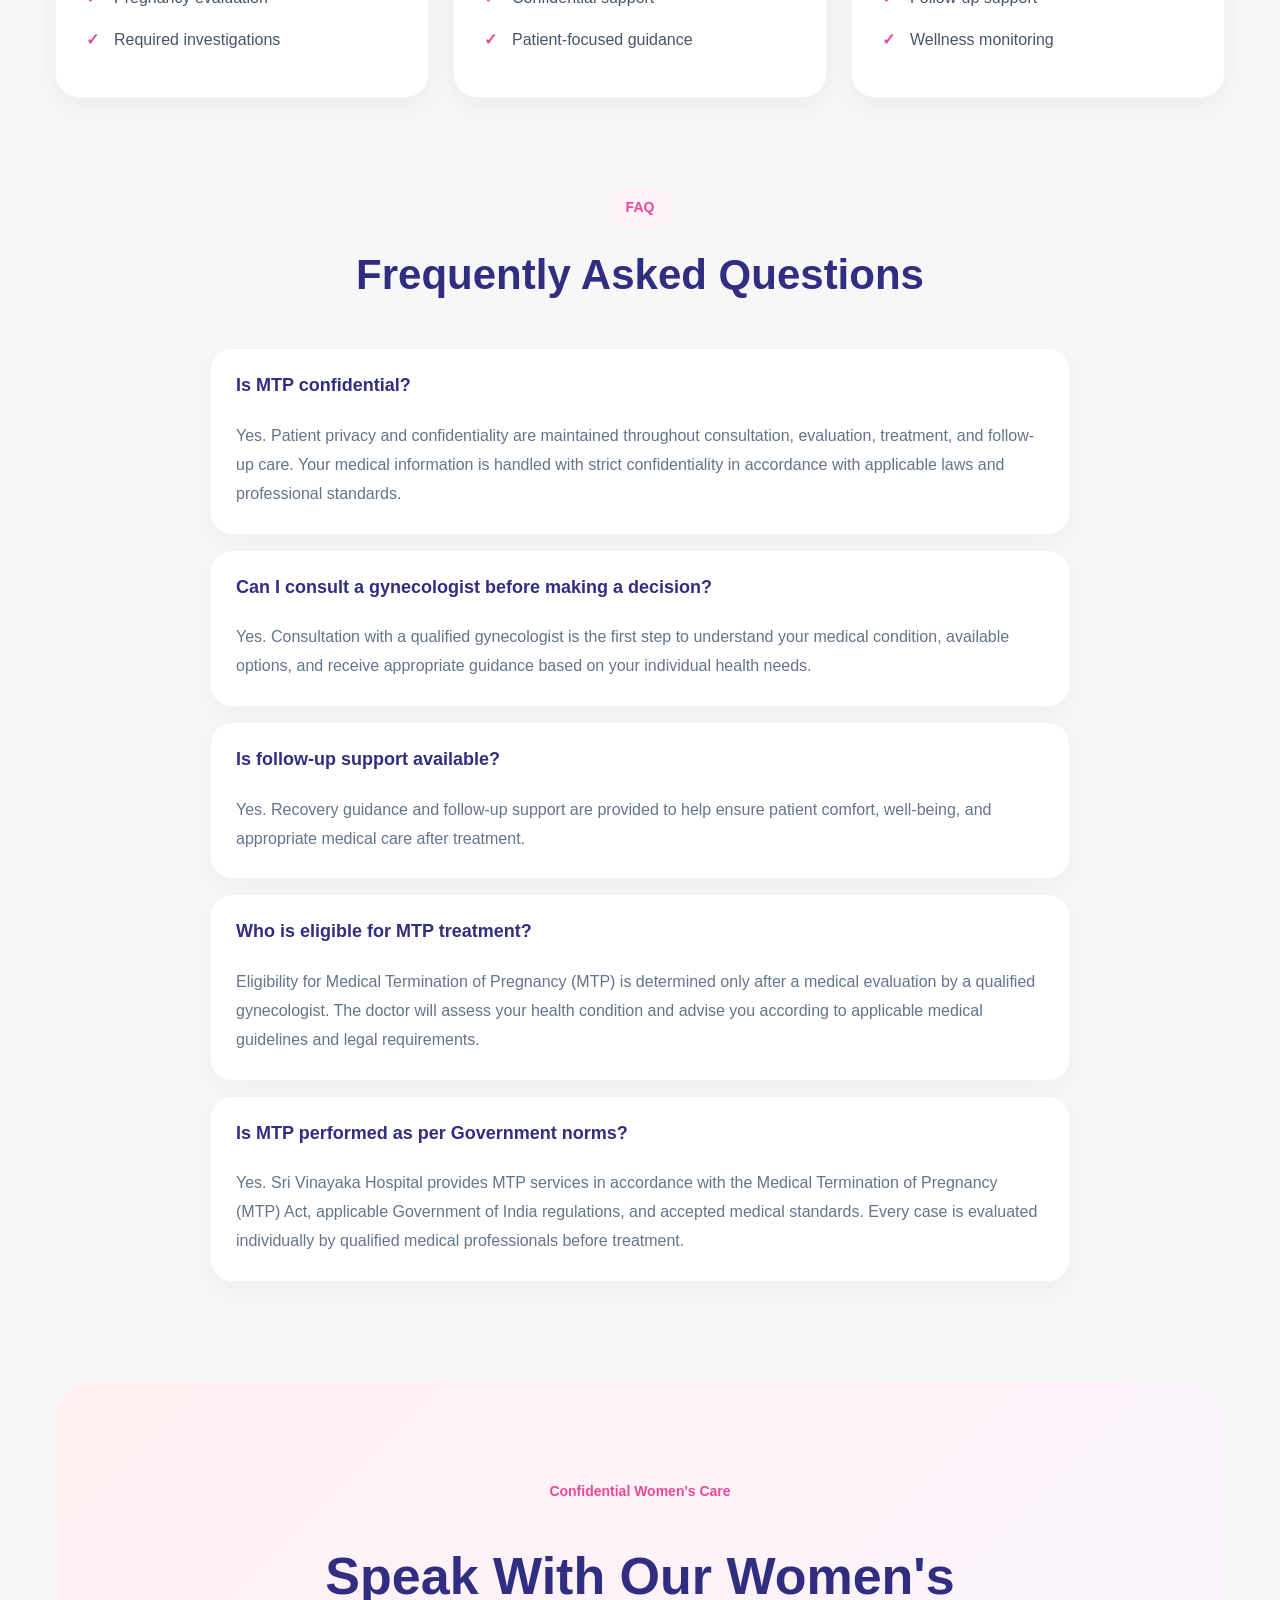
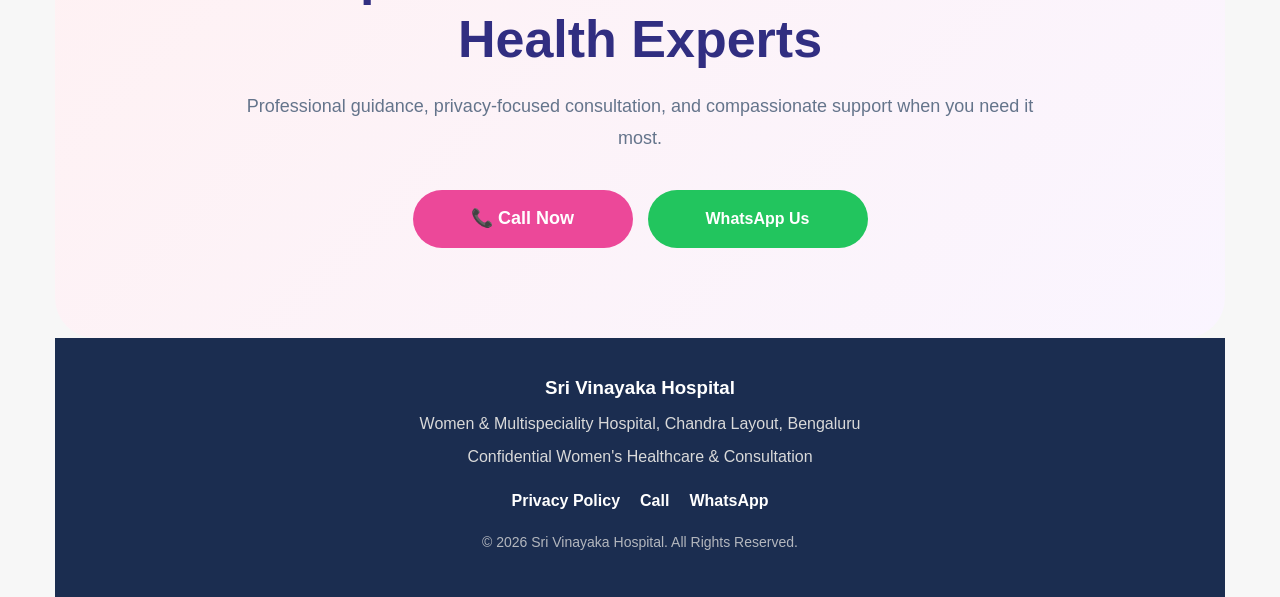
<file: mtp.html>
<head>
<meta charset="UTF-8">
<meta name="viewport" content="width=device-width, initial-scale=1.0">

<title>Confidential MTP Care in Bangalore | Women's Health Consultation | Sri Vinayaka Hospital</title>

<meta name="description" content="Confidential MTP consultation and women's healthcare support in Bangalore. Experienced gynecologists, privacy-focused care, expert guidance and follow-up support at Sri Vinayaka Hospital, Chandra Layout, Bengaluru.">

<meta name="keywords" content="MTP Bangalore, Medical Termination of Pregnancy Bangalore, MTP consultation Bangalore, women's health Bangalore, gynecologist Bangalore, confidential women's care Bangalore, pregnancy consultation Bangalore, women's hospital Chandra Layout, women's hospital Bengaluru, gynecology hospital Bangalore">

<meta name="robots" content="index, follow">

<meta name="author" content="Sri Vinayaka Hospital">

<link rel="canonical" href="https://www.srivinayakahospital.com/mtp.html">

<!-- Open Graph -->
<meta property="og:title" content="Confidential MTP Care in Bangalore | Sri Vinayaka Hospital">
<meta property="og:description" content="Professional women's healthcare consultation, privacy-focused care and expert gynecologist support in Bengaluru.">
<meta property="og:type" content="website">
<meta property="og:url" content="https://www.srivinayakahospital.com/mtp.html">
<meta property="og:image" content="https://www.srivinayakahospital.com/assets/mtp.png">

<!-- Twitter -->
<meta name="twitter:card" content="summary_large_image">
<meta name="twitter:title" content="Confidential MTP Care in Bangalore">
<meta name="twitter:description" content="Women's healthcare consultation and privacy-focused support in Bengaluru.">
<meta name="twitter:image" content="https://www.srivinayakahospital.com/assets/mtp.png">

<link rel="icon" type="image/webp" href="assets/logo.webp">

<link rel="stylesheet" href="style.css">
<link rel="stylesheet" href="mtp.css">

<!-- Local Business Schema -->
<script type="application/ld+json">
{
  "@context":"https://schema.org",
  "@type":"Hospital",
  "name":"Sri Vinayaka Hospital",
  "url":"https://www.srivinayakahospital.com",
  "logo":"https://www.srivinayakahospital.com/assets/logo.webp",
  "image":"https://www.srivinayakahospital.com/assets/mtp.png",
  "telephone":"+91 7204099115",
  "address":{
    "@type":"PostalAddress",
    "streetAddress":"Chandra Layout",
    "addressLocality":"Bengaluru",
    "addressRegion":"Karnataka",
    "postalCode":"560040",
    "addressCountry":"IN"
  },
  "medicalSpecialty":"Gynecology",
  "priceRange":"₹₹"
}
</script>

<!-- Facebook Pixel Code -->
<script>
!function(f,b,e,v,n,t,s)
{if(f.fbq)return;n=f.fbq=function(){n.callMethod?
n.callMethod.apply(n,arguments):n.queue.push(arguments)};
if(!f._fbq)f._fbq=n;n.push=n;n.loaded=!0;n.version='2.0';
n.queue=[];t=b.createElement(e);t.async=!0;
t.src=v;s=b.getElementsByTagName(e)[0];
s.parentNode.insertBefore(t,s)}(window, document,'script',
'https://connect.facebook.net/en_US/fbevents.js');

fbq('init', '3462955270529454');
fbq('track', 'PageView');
</script>

<noscript>
<img height="1" width="1" style="display:none"
src="https://www.facebook.com/tr?id=3462955270529454&ev=PageView&noscript=1"/>
</noscript>

</head>


<body>


<header class="mtpnewheaderlimited-header">
  <nav class="mtpnewheaderlimited-navbar">

    <div class="mtpnewheaderlimited-brand">

      <div class="mtpnewheaderlimited-left">

        <img src="assets/logo.webp" alt="" class="mtpnewheaderlimited-logo">

        <div class="mtpnewheaderlimited-text">
          <span class="mtpnewheaderlimited-name">
            Sri Vinayaka Hospital
          </span>

          <small class="mtpnewheaderlimited-tagline">
            Women & Multispeciality Hospital
          </small>
        </div>

      </div>

      <div class="mtpnewheaderlimited-badges">
        <img src="assets/25.jpg" alt="" class="mtpnewheaderlimited-badge">
        <img src="assets/nabh.png" alt="" class="mtpnewheaderlimited-badge">
      </div>

    </div>

  </nav>
</header>



<section class="mtp-hero-section">

    <div class="mtp-hero-content">

        <h1 class="mtp-main-title">
            Confidential MTP Care & Consultation
        </h1>

        <ul class="mtp-feature-list">
            <li>Experienced Gynecologists</li>
            <li>Support for Eligible Adult Women</li>
            <li>Patient Consent & Privacy Priority</li>
            <li>Complete Confidentiality</li>
        </ul>

    </div>

    <div class="mtp-doctor-image-wrap">
        <img src="assets/mtp-doctor.png" alt="Doctor" class="mtp-doctor-image">
    </div>

    <div class="mtp-lead-card">

        <h2 class="mtp-form-title">
            Talk To Our Expert
        </h2>

        <form id="mtpLeadForm">

            <input
                type="text"
                id="mtpName"
                class="mtp-input-field"
                placeholder="Your Name"
                required
            >

            <input
                type="tel"
                id="mtpMobile"
                class="mtp-input-field"
                placeholder="Mobile Number"
                required
            >

            <button
                type="submit"
                class="mtp-submit-btn">
                Book Free Appointment
            </button>

        </form>

    </div>

</section>




<div class="container">
<section class="cards">
<div class="card">
<h3>Why Choose MTP Care?</h3>
<ul>
<li>Safe & medically supervised treatment</li>
<li>Quick evaluation and guidance</li>
<li>Confidential consultation</li>
<li>Fast recovery support</li>
</ul>
</div>
<div class="card">
<h3>Benefits</h3>
<ul>
<li>Experienced specialists</li>
<li>Personalized treatment planning</li>
<li>Minimal disruption to routine</li>
<li>Follow-up care support</li>
</ul>
</div>
<div class="card">
<h3>Why Sri Vinayaka Hospital?</h3>
<ul>
<li>Qualified gynecologists</li>
<li>Affordable care</li>
<li>Patient-first approach</li>
<li>Privacy guaranteed</li>
</ul>
</div>
<div class="card">
<h3>Legal & Confidential</h3>
<ul>
<li>Treatment under applicable regulations</li>
<li>Confidential patient records</li>
<li>Respectful consultation environment</li>
</ul>
</div>
</section>


<section class="mtp-cta-section">

    <div class="mtp-cta-content">

        <h2 class="mtp-cta-title">
            Your Well-Being <br>
            Our Priority
        </h2>

        <p class="mtp-cta-text">
            Speak with our women's healthcare experts for confidential guidance and support.
        </p>

        <a href="tel:+917204099115" class="mtp-call-btn">
            📞 Call Now
        </a>

    </div>

</section>



<div class="feature-row">
<div class="feature">Approved Procedures</div>
<div class="feature">No Visible Scars</div>
<div class="feature">Complete Confidentiality</div>
<div class="feature">Day Care Support</div>
</div>



<section class="compare">
<h2 style="text-align:center;margin:30px 0">Hospital Benefits Comparison</h2>
<table>
<tr><th>Benefits</th><th>Others</th><th>Sri Vinayaka Hospital</th></tr>
<tr><td>Follow-up Support</td><td>No</td><td>Yes</td></tr>
<tr><td>Dedicated Assistance</td><td>Limited</td><td>Yes</td></tr>
<tr><td>Quick Consultation</td><td>Variable</td><td>Yes</td></tr>
<tr><td>Privacy Focus</td><td>Variable</td><td>Yes</td></tr>
</table>
</section>



<section class="mtp-info-section">

    <div class="mtp-section-heading">

        <span class="mtp-section-tag">
            Women's Healthcare
        </span>

        <h2 class="mtp-info-title">
            What is Medical Termination of Pregnancy (MTP)?
        </h2>

    </div>

    <div class="mtp-info-grid">

        <div class="mtp-info-image">
            <img src="assets/mtp.png" alt="MTP Care">
        </div>

        <div class="mtp-info-content">

            <p>
                Medical Termination of Pregnancy (MTP) is a medically supervised treatment provided by qualified gynecologists based on individual health conditions and applicable medical guidelines.
            </p>

            <p>
                Every patient receives personalized evaluation, consultation, privacy-focused care, and guidance throughout the treatment and recovery process.
            </p>

        </div>

    </div>

    <div class="mtp-care-steps">

        <div class="mtp-step-card">
            <h3>Before Consultation</h3>

            <ul>
                <li>Health assessment</li>
                <li>Pregnancy evaluation</li>
                <li>Required investigations</li>
            </ul>
        </div>

        <div class="mtp-step-card">
            <h3>During Care</h3>

            <ul>
                <li>Specialist supervision</li>
                <li>Confidential support</li>
                <li>Patient-focused guidance</li>
            </ul>
        </div>

        <div class="mtp-step-card">
            <h3>After Care</h3>

            <ul>
                <li>Recovery guidance</li>
                <li>Follow-up support</li>
                <li>Wellness monitoring</li>
            </ul>
        </div>

    </div>

</section>

<section class="mtp-faq-section">

    <div class="mtp-faq-header">
        <span class="mtp-tag">FAQ</span>
        <h2>Frequently Asked Questions</h2>
    </div>

    <div class="mtp-faq-item">
        <div class="mtp-faq-question">
            Is MTP confidential?
        </div>
        <div class="mtp-faq-answer">
            Yes. Patient privacy and confidentiality are maintained throughout consultation, evaluation, treatment, and follow-up care. Your medical information is handled with strict confidentiality in accordance with applicable laws and professional standards.
        </div>
    </div>

    <div class="mtp-faq-item">
        <div class="mtp-faq-question">
            Can I consult a gynecologist before making a decision?
        </div>
        <div class="mtp-faq-answer">
            Yes. Consultation with a qualified gynecologist is the first step to understand your medical condition, available options, and receive appropriate guidance based on your individual health needs.
        </div>
    </div>

    <div class="mtp-faq-item">
        <div class="mtp-faq-question">
            Is follow-up support available?
        </div>
        <div class="mtp-faq-answer">
            Yes. Recovery guidance and follow-up support are provided to help ensure patient comfort, well-being, and appropriate medical care after treatment.
        </div>
    </div>

    <div class="mtp-faq-item">
        <div class="mtp-faq-question">
            Who is eligible for MTP treatment?
        </div>
        <div class="mtp-faq-answer">
            Eligibility for Medical Termination of Pregnancy (MTP) is determined only after a medical evaluation by a qualified gynecologist. The doctor will assess your health condition and advise you according to applicable medical guidelines and legal requirements.
        </div>
    </div>

    <div class="mtp-faq-item">
        <div class="mtp-faq-question">
            Is MTP performed as per Government norms?
        </div>
        <div class="mtp-faq-answer">
            Yes. Sri Vinayaka Hospital provides MTP services in accordance with the Medical Termination of Pregnancy (MTP) Act, applicable Government of India regulations, and accepted medical standards. Every case is evaluated individually by qualified medical professionals before treatment.
        </div>
    </div>

</section>

<section class="mtp-final-cta">

    <div class="mtp-final-content">

        <span class="mtp-tag">
            Confidential Women's Care
        </span>

        <h2>
            Speak With Our Women's Health Experts
        </h2>

        <p>
            Professional guidance, privacy-focused consultation, and compassionate support when you need it most.
        </p>

        <div class="mtp-final-buttons">

            <a href="tel:+917204099115" class="mtp-call-btn">
                📞 Call Now
            </a>

            <a href="https://wa.me/917204099115" class="mtp-whatsapp-btn">
                WhatsApp Us
            </a>

        </div>

    </div>

</section>


<div class="mtp-float-actions">

<a href="https://wa.me/917204099115"
   target="_blank"
   class="mtp-float-whatsapp"
   aria-label="WhatsApp">

    <svg xmlns="http://www.w3.org/2000/svg"
         width="28"
         height="28"
         viewBox="0 0 32 32"
         fill="currentColor">

        <path d="M16.02 3C8.84 3 3 8.74 3 15.82c0 2.49.73 4.9 2.11 6.98L3 29l6.4-2.06a13.13 13.13 0 0 0 6.62 1.79c7.18 0 13.02-5.74 13.02-12.82C29.04 8.74 23.2 3 16.02 3zm0 23.54c-2.03 0-4.01-.55-5.74-1.6l-.41-.24-3.8 1.22 1.24-3.69-.27-.43a10.3 10.3 0 0 1-1.59-5.48c0-5.74 4.75-10.41 10.58-10.41 5.83 0 10.58 4.67 10.58 10.41s-4.75 10.22-10.58 10.22zm5.8-7.81c-.32-.16-1.91-.94-2.2-1.04-.3-.11-.52-.16-.73.16-.22.31-.84 1.04-1.03 1.26-.19.21-.38.24-.7.08-.32-.16-1.34-.49-2.55-1.57-.94-.83-1.57-1.85-1.76-2.16-.19-.31-.02-.47.14-.63.14-.14.32-.37.48-.55.16-.19.22-.31.32-.52.11-.21.06-.39-.03-.55-.08-.16-.73-1.75-1-2.39-.26-.63-.52-.55-.73-.56h-.62c-.21 0-.55.08-.84.39-.29.31-1.1 1.07-1.1 2.61s1.13 3.03 1.29 3.24c.16.21 2.22 3.36 5.38 4.71.75.32 1.34.51 1.8.65.76.24 1.46.21 2.01.13.61-.09 1.91-.78 2.18-1.54.27-.76.27-1.41.19-1.54-.08-.13-.29-.21-.61-.37z"/>

    </svg>

</a>

    <a href="tel:+917204099115"
       class="mtp-float-call">
        📞
    </a>

</div>

<div class="mtp-popup-overlay" id="mtpPopup">

    <div class="mtp-popup-box">

        <button class="mtp-popup-close" id="mtpPopupClose">
            ×
        </button>

        <img src="assets/popupimage.png"
             alt="MTP Consultation"
             class="mtp-popup-image">

        <h3>Confidential MTP Consultation</h3>

        <p>
            Talk to our Women's Health Experts.
        </p>

        <form id="mtpPopupForm">

            <input
                type="text"
                placeholder="Your Name"
                required
            >

            <input
                type="tel"
                placeholder="Mobile Number"
                required
            >

            <button type="submit">
                Book Free Consultation
            </button>

        </form>

        <a href="tel:+917204099115"
           class="mtp-popup-call">
           📞 Call Now
        </a>

    </div>

</div>


<footer class="mtp-footer">

    <div class="mtp-footer-content">

        <h3>Sri Vinayaka Hospital</h3>

        <p>
            Women & Multispeciality Hospital, Chandra Layout, Bengaluru
        </p>

        <p>
            Confidential Women's Healthcare & Consultation
        </p>

        <div class="mtp-footer-links">
            <a href="privacy-policymtp.html">Privacy Policy</a>
            <a href="tel:+917204099115">Call</a>
            <a href="https://wa.me/917204099115" target="_blank">WhatsApp</a>
        </div>

        <p class="mtp-copy">
            © 2026 Sri Vinayaka Hospital. All Rights Reserved.
        </p>

    </div>

</footer>


<script>
document.querySelectorAll('.faq-q').forEach(q=>{
q.onclick=()=>{
const a=q.nextElementSibling;
a.style.display=a.style.display==='block'?'none':'block';
}
});
</script>

<script src="script.js"></script>
</body>
</html>
</file>
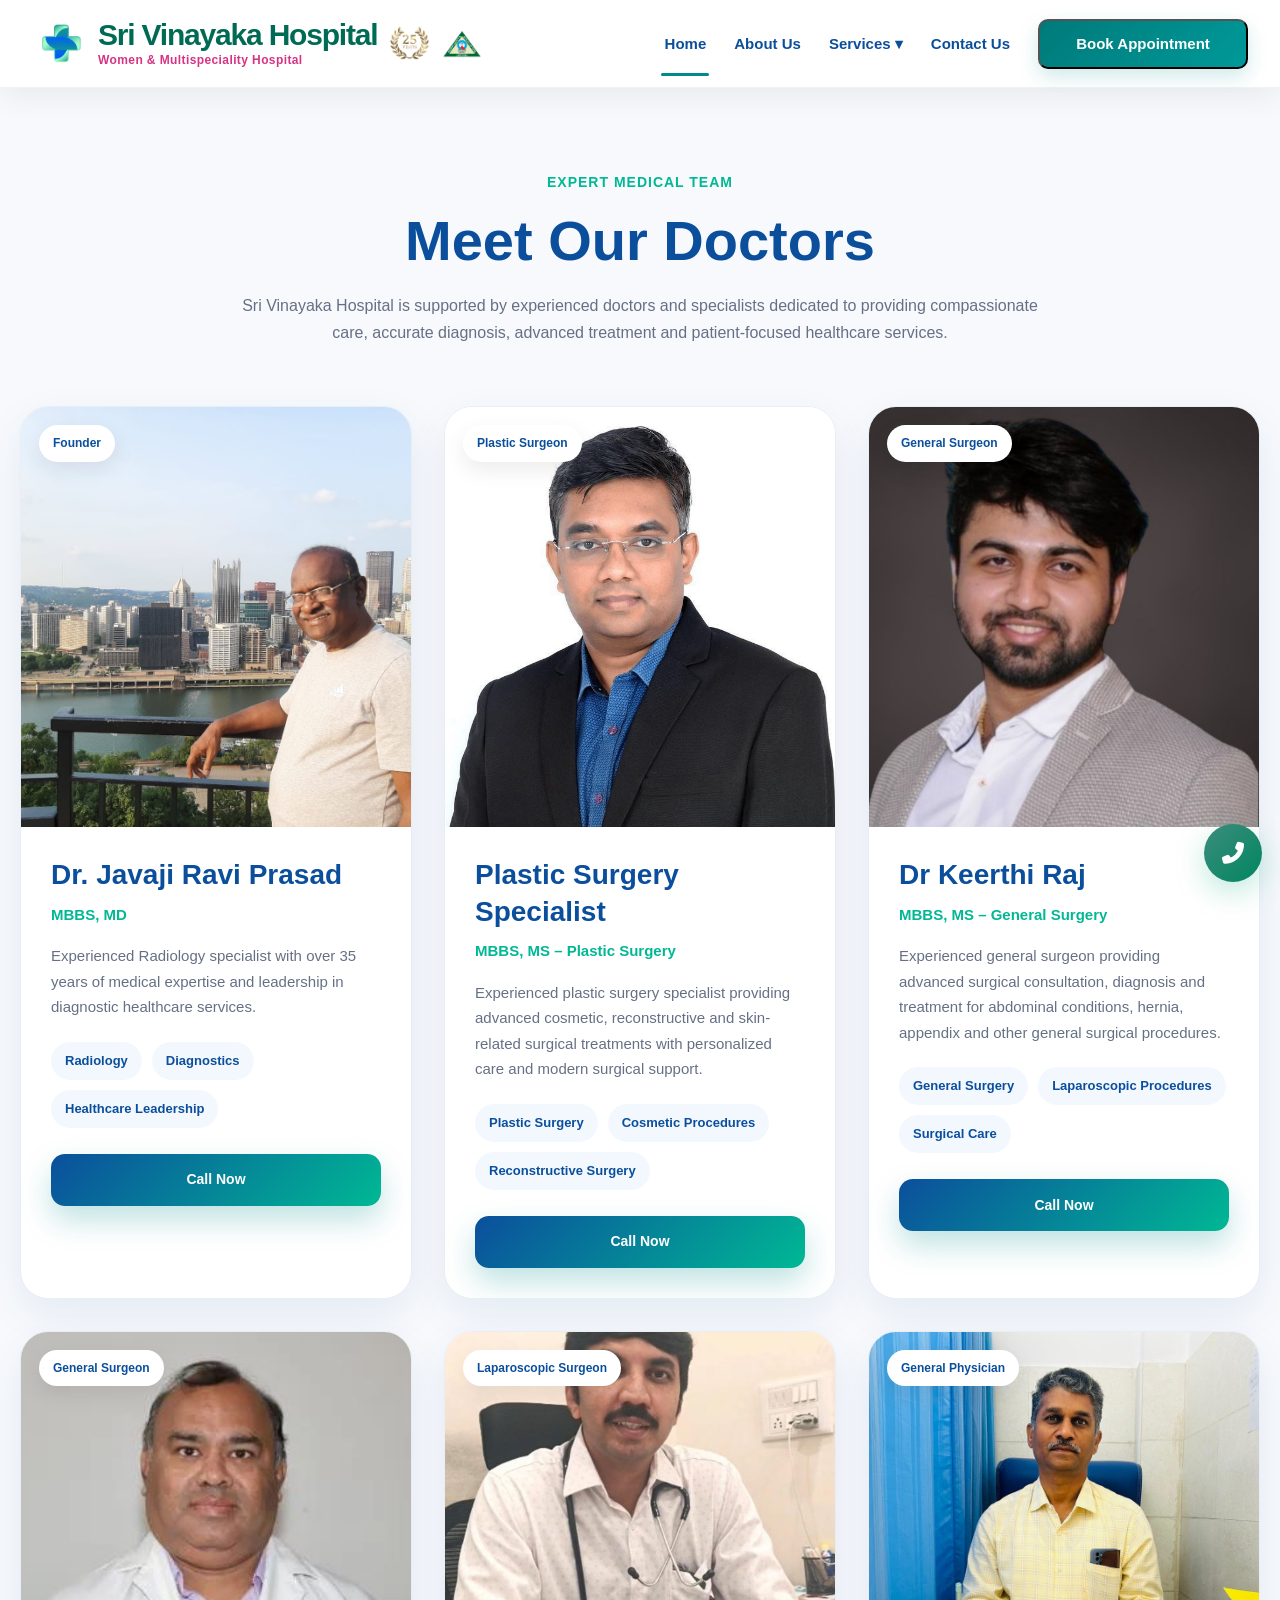
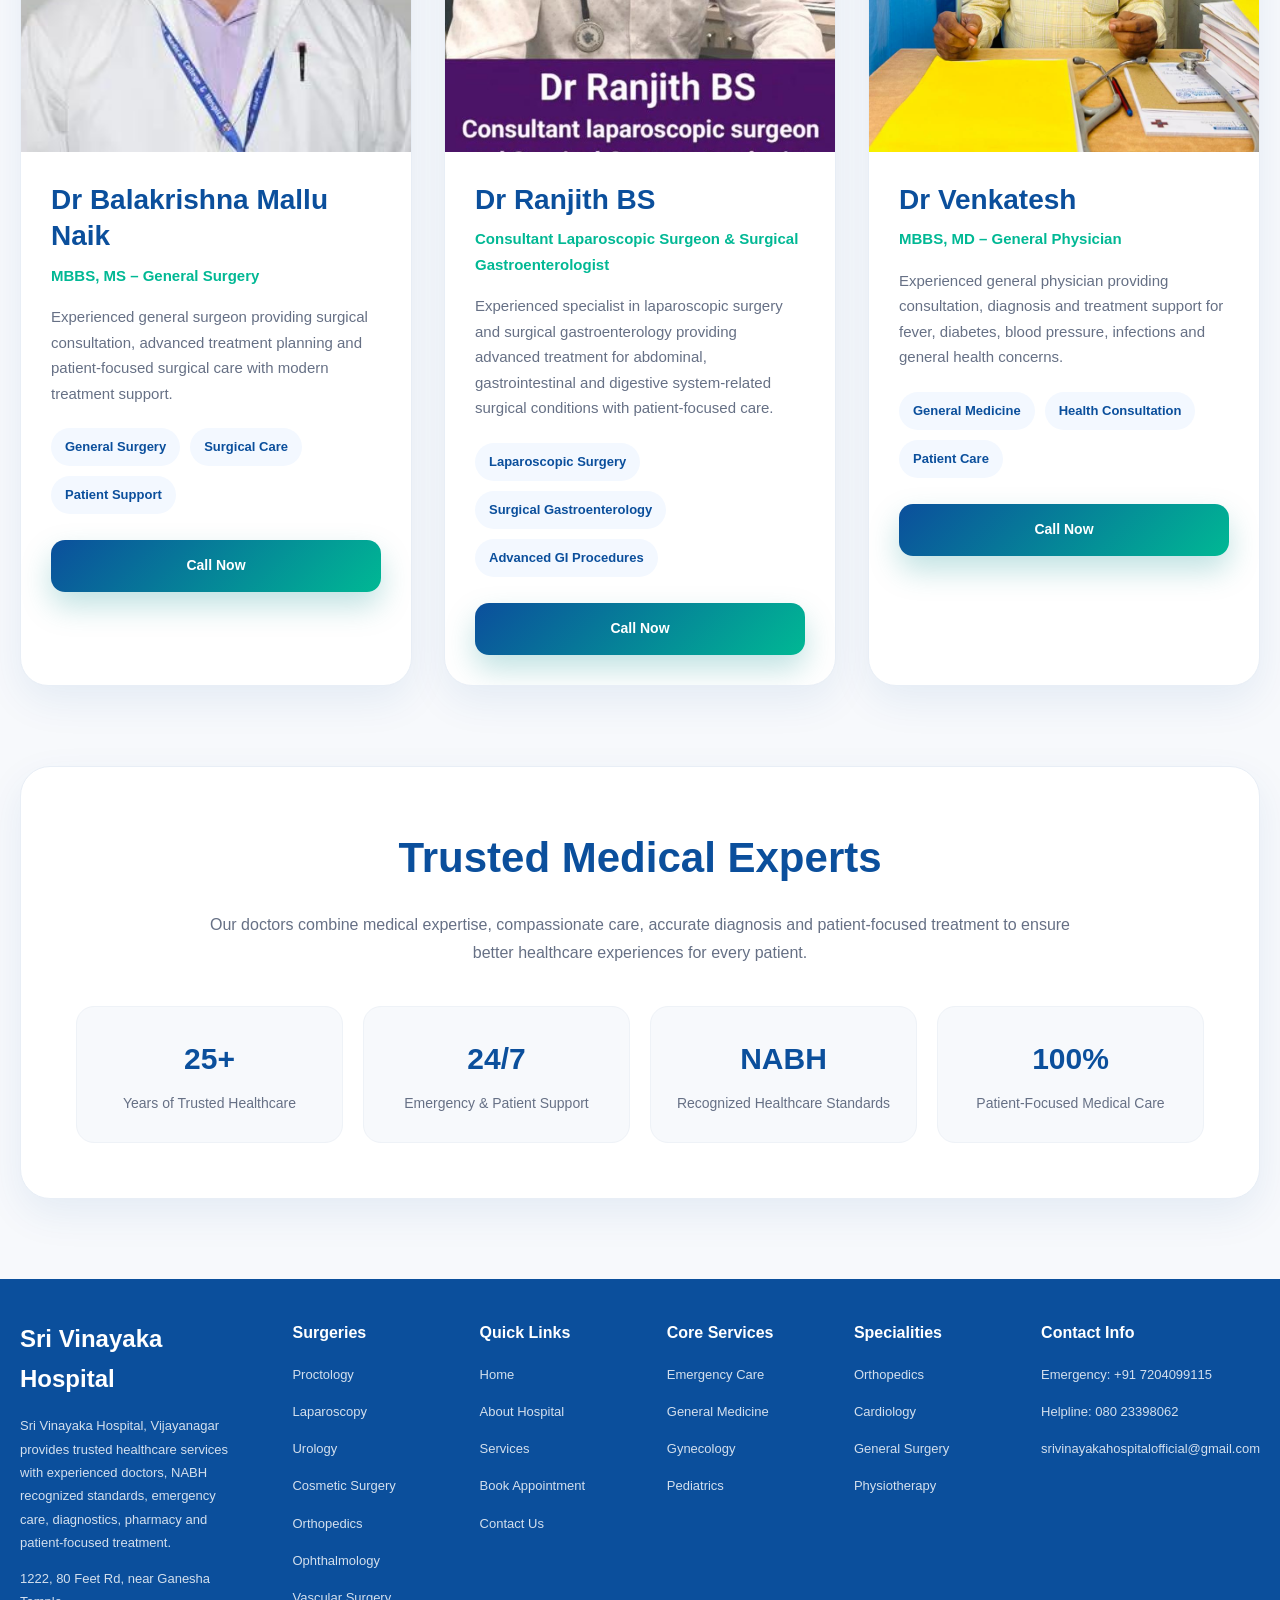
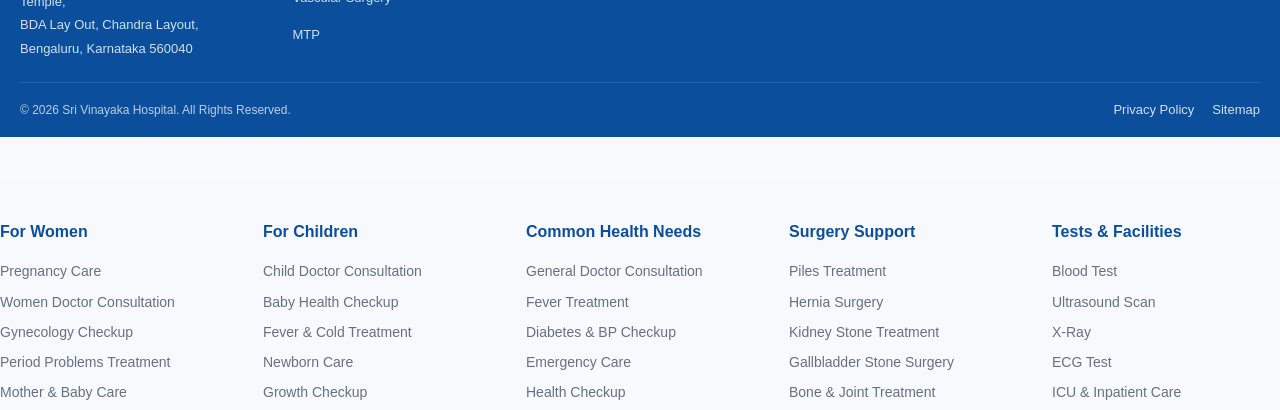
<file: OurDoctors.html>
<!DOCTYPE html>
<html lang="en">
<head>
  <meta charset="UTF-8" />
  <meta name="viewport" content="width=device-width, initial-scale=1.0" />
  <link rel="stylesheet" href="style.css" />
  <link rel="stylesheet" href="https://cdnjs.cloudflare.com/ajax/libs/font-awesome/6.5.1/css/all.min.css">
  <title>Our Doctors | Sri Vinayaka Hospital</title>
  <!-- Facebook Pixel Code -->
  <script>
    !function(f,b,e,v,n,t,s)
    {if(f.fbq)return;n=f.fbq=function(){n.callMethod?
    n.callMethod.apply(n,arguments):n.queue.push(arguments)};
    if(!f._fbq)f._fbq=n;n.push=n;n.loaded=!0;n.version='2.0';
    n.queue=[];t=b.createElement(e);t.async=!0;
    t.src=v;s=b.getElementsByTagName(e)[0];
    s.parentNode.insertBefore(t,s)}(window, document,'script',
    'https://connect.facebook.net/en_US/fbevents.js');

    fbq('init', '3462955270529454');
    fbq('track', 'PageView');
  </script>
  <noscript>
    <img height="1" width="1" style="display:none"
    src="https://www.facebook.com/tr?id=3462955270529454&ev=PageView&noscript=1"/>
  </noscript>
  <!-- End Facebook Pixel Code -->

  
  <style>

    *{
      margin:0;
      padding:0;
      box-sizing:border-box;
      font-family: Arial, Helvetica, sans-serif;
    }

    body{
      background:#f7f9fc;
      color:#1f2937;
      line-height:1.7;
    }

    .doctors-page{
      padding:80px 20px;
    }

    .container{
      max-width:1280px;
      margin:auto;
    }

    .section-tag{
      display:inline-block;

      color:#00b894;

      font-size:14px;
      font-weight:800;

      letter-spacing:1px;
      text-transform:uppercase;

      margin-bottom:12px;
    }

    .page-header{
      text-align:center;
      margin-bottom:60px;
    }

    .page-header h1{
      color:#0b4f9c;

      font-size:56px;
      line-height:1.2;

      margin-bottom:18px;
    }

    .page-header p{
      max-width:820px;
      margin:auto;

      color:#667085;

      font-size:16px;
    }

    .doctors-grid{
      display:grid;
      grid-template-columns:repeat(3,1fr);
      gap:32px;
    }

    .doctor-card{
      background:#ffffff;

      border-radius:28px;

      overflow:hidden;

      border:1px solid #e8eef6;

      box-shadow:0 15px 40px rgba(11,79,156,0.08);

      transition:0.35s ease;
    }

    .doctor-card:hover{
      transform:translateY(-8px);

      box-shadow:0 25px 55px rgba(11,79,156,0.14);
    }

    .doctor-image{
      position:relative;
      overflow:hidden;
    }

    .doctor-image img{
      width:100%;
      height:420px;

      object-fit:cover;

      display:block;

      transition:0.4s ease;
    }

    .doctor-card:hover .doctor-image img{
      transform:scale(1.05);
    }

    .doctor-badge{
      position:absolute;

      top:18px;
      left:18px;

      background:#ffffff;

      color:#0b4f9c;

      padding:8px 14px;

      border-radius:50px;

      font-size:12px;
      font-weight:800;

      box-shadow:0 8px 22px rgba(0,0,0,0.08);
    }

    .doctor-content{
      padding:30px;
    }

    .doctor-content h2{
      color:#0b4f9c;

      font-size:28px;
      line-height:1.3;

      margin-bottom:8px;
    }

    .doctor-degree{
      color:#00b894;

      font-size:15px;
      font-weight:700;

      margin-bottom:16px;
    }

    .doctor-content p{
      color:#667085;

      font-size:15px;

      margin-bottom:22px;
    }

    .doctor-speciality{
      display:flex;
      flex-wrap:wrap;
      gap:10px;

      margin-bottom:26px;
    }

    .doctor-speciality span{
      background:#f3f8ff;

      color:#0b4f9c;

      padding:8px 14px;

      border-radius:50px;

      font-size:13px;
      font-weight:700;
    }

    .doctor-actions{
      display:flex;
      gap:14px;
    }

    .doctor-actions a{
      flex:1;

      height:52px;

      display:flex;
      align-items:center;
      justify-content:center;

      border-radius:14px;

      text-decoration:none;

      font-size:14px;
      font-weight:700;

      transition:0.3s ease;
    }

    .primary-btn{
      background:linear-gradient(135deg,#0b4f9c,#00b894);

      color:#ffffff;
    }

    .secondary-btn{
      border:1px solid #d9e3ee;

      color:#0b4f9c;

      background:#ffffff;
    }

    .primary-btn:hover,
    .secondary-btn:hover{
      transform:translateY(-2px);
    }

    .highlight-section{
      margin-top:80px;

      background:#ffffff;

      padding:55px;

      border-radius:30px;

      border:1px solid #e8eef6;

      box-shadow:0 15px 40px rgba(11,79,156,0.08);

      text-align:center;
    }

    .highlight-section h2{
      color:#0b4f9c;

      font-size:42px;

      margin-bottom:18px;
    }

    .highlight-section p{
      max-width:900px;
      margin:auto;

      color:#667085;

      font-size:16px;
    }

    .highlight-grid{
      display:grid;
      grid-template-columns:repeat(4,1fr);

      gap:20px;

      margin-top:40px;
    }

    .highlight-box{
      background:#f7f9fc;

      padding:26px 20px;

      border-radius:18px;

      border:1px solid #eef2f7;
    }

    .highlight-box h3{
      color:#0b4f9c;

      font-size:30px;

      margin-bottom:8px;
    }

    .highlight-box p{
      color:#667085;

      font-size:14px;
    }

    @media(max-width:992px){

      .doctors-grid{
        grid-template-columns:repeat(2,1fr);
      }

      .highlight-grid{
        grid-template-columns:repeat(2,1fr);
      }
    }

    @media(max-width:768px){

      .doctors-page{
        padding:50px 15px;
      }

      .page-header h1{
        font-size:38px;
      }

      .doctors-grid{
        grid-template-columns:1fr;
      }

      .doctor-image img{
        height:360px;
      }

      .doctor-actions{
        flex-direction:column;
      }

      .highlight-section{
        padding:35px 22px;
      }

      .highlight-section h2{
        font-size:32px;
      }

      .highlight-grid{
        grid-template-columns:1fr;
      }
    }

  </style>
</head>

<body>

  <header class="site-header">
  <nav class="navbar">
<div class="brand">

    <div class="brand-left">
        <img src="assets/logo.webp" alt="" class="logo">

        <div class="brand-text">
            <span class="hospital-name">Sri Vinayaka Hospital</span>
            <small class="hospital-tagline">
                Women & Multispeciality Hospital
            </small>
        </div>
    </div>

    <div class="brand-badges">
        <img src="assets/25.jpg" alt="" class="badge-logo">
        <img src="assets/nabh.png" alt="" class="badge-logo">
    </div>

</div>

    <ul class="nav-menu">
      <li><a href="index.html" class="active">Home</a></li>
      <li><a href="about.html">About Us</a></li>
            <li class="has-mega-menu">
              <a href="service.html" class="services-link">Services ▾</a>

              <div class="mega-menu">
                <div class="mega-col">
                  <h3>Core Services</h3>
                  <a href="service.html#emergency">Emergency Care</a>
                  <a href="service.html#general-medicine">General Medicine</a>
                  <a href="service.html#gynecology">Gynecology</a>
                  <a href="service.html#pediatrics">Pediatrics</a>
                </div>

                <div class="mega-col">
                  <h3>Specialities</h3>
                  <a href="service.html#orthopedics">Orthopedics</a>
                  <a href="service.html#cardiology">Cardiology</a>
                  <a href="service.html#general-surgery">General Surgery</a>
                  <a href="service.html#physiotherapy">Physiotherapy</a>
                </div>

                <div class="mega-col">
                  <h3>Surgeries</h3>

                  <a href="surgeries.html?type=proctology">Proctology</a>

                  <a href="surgeries.html?type=laparoscopy">Laparoscopy</a>

                  <a href="surgeries.html?type=urology">Urology</a>

                  <a href="surgeries.html?type=cosmetic">Cosmetic Surgery</a>

                  <a href="surgeries.html?type=orthopedics">Orthopedics</a>

                  <a href="surgeries.html?type=ophthalmology">Ophthalmology</a>

                  <a href="surgeries.html?type=vascular">Vascular Surgery</a>

                  <a href="surgeries.html?type=mtp">MTP</a>
                </div>
              </div>
            </li>
      <li><a href="Contact.html">Contact Us</a></li>
      
    </ul>

        <button class="nav-btn" id="openPopup">
          Book Appointment
        </button>
  </nav>
</header>


<section class="doctors-page">

  <div class="container">

    <div class="page-header">

      <span class="section-tag">
        Expert Medical Team
      </span>

      <h1>
        Meet Our Doctors
      </h1>

      <p>
        Sri Vinayaka Hospital is supported by experienced doctors and specialists
        dedicated to providing compassionate care, accurate diagnosis,
        advanced treatment and patient-focused healthcare services.
      </p>

    </div>



    <div class="doctors-grid">


      <div class="doctor-card">

        <div class="doctor-image">

          <img
            src="assets/founder.webp"
            alt="Dr. Javaji Ravi Prasad"
          >

          <div class="doctor-badge">
            Founder
          </div>

        </div>

        <div class="doctor-content">

          <h2>
            Dr. Javaji Ravi Prasad
          </h2>

          <div class="doctor-degree">
            MBBS, MD
          </div>

          <p>
            Experienced Radiology specialist with over 35 years of medical
            expertise and leadership in diagnostic healthcare services.
          </p>

          <div class="doctor-speciality">
            <span>Radiology</span>
            <span>Diagnostics</span>
            <span>Healthcare Leadership</span>
          </div>

          <div class="doctor-actions">

            <a href="tel:+917204099115" class="primary-btn">
              Call Now
            </a>


          </div>

        </div>

      </div>



<div class="doctor-card">

  <div class="doctor-image">

    <img
      src="assets/Dr._Deevish_N.webp"
      alt="Plastic Surgeon"
    >

    <div class="doctor-badge">
      Plastic Surgeon
    </div>

  </div>

  <div class="doctor-content">

    <h2>
      Plastic Surgery Specialist
    </h2>

    <div class="doctor-degree">
      MBBS, MS – Plastic Surgery
    </div>

    <p>
      Experienced plastic surgery specialist providing advanced cosmetic,
      reconstructive and skin-related surgical treatments with personalized
      care and modern surgical support.
    </p>

    <div class="doctor-speciality">
      <span>Plastic Surgery</span>
      <span>Cosmetic Procedures</span>
      <span>Reconstructive Surgery</span>
    </div>

    <div class="doctor-actions">

      <a href="tel:+917204099115" class="primary-btn">
        Call Now
      </a>

    </div>

  </div>

</div>

<div class="doctor-card">

  <div class="doctor-image">

    <img
      src="assets/DR_KEERTHI_RAJ_MBBS_MS.webp"
      alt="General Surgeon"
    >

    <div class="doctor-badge">
      General Surgeon
    </div>

  </div>

  <div class="doctor-content">

    <h2>
      Dr Keerthi Raj
    </h2>

    <div class="doctor-degree">
      MBBS, MS – General Surgery
    </div>

    <p>
      Experienced general surgeon providing advanced surgical consultation,
      diagnosis and treatment for abdominal conditions, hernia,
      appendix and other general surgical procedures.
    </p>

    <div class="doctor-speciality">
      <span>General Surgery</span>
      <span>Laparoscopic Procedures</span>
      <span>Surgical Care</span>
    </div>

    <div class="doctor-actions">

      <a href="tel:+917204099115" class="primary-btn">
        Call Now
      </a>

    </div>

  </div>

</div>



<div class="doctor-card">

  <div class="doctor-image">

    <img
      src="assets/dr_balakrishna.webp"
      alt="General Surgeon"
    >

    <div class="doctor-badge">
      General Surgeon
    </div>

  </div>

  <div class="doctor-content">

    <h2>
      Dr Balakrishna Mallu Naik
    </h2>

    <div class="doctor-degree">
      MBBS, MS – General Surgery
    </div>

    <p>
      Experienced general surgeon providing surgical consultation,
      advanced treatment planning and patient-focused surgical care
      with modern treatment support.
    </p>

    <div class="doctor-speciality">
      <span>General Surgery</span>
      <span>Surgical Care</span>
      <span>Patient Support</span>
    </div>

    <div class="doctor-actions">

      <a href="tel:+917204099115" class="primary-btn">
        Call Now
      </a>

    </div>

  </div>

</div>


<div class="doctor-card">

  <div class="doctor-image">

    <img
      src="assets/ranjith.jpeg"
      alt="Dr Ranjith BS"
    >

    <div class="doctor-badge">
      Laparoscopic Surgeon
    </div>

  </div>

  <div class="doctor-content">

    <h2>
      Dr Ranjith BS
    </h2>

    <div class="doctor-degree">
      Consultant Laparoscopic Surgeon & Surgical Gastroenterologist
    </div>

    <p>
      Experienced specialist in laparoscopic surgery and surgical gastroenterology
      providing advanced treatment for abdominal, gastrointestinal and digestive
      system-related surgical conditions with patient-focused care.
    </p>

    <div class="doctor-speciality">
      <span>Laparoscopic Surgery</span>
      <span>Surgical Gastroenterology</span>
      <span>Advanced GI Procedures</span>
    </div>

    <div class="doctor-actions">

      <a href="tel:+917204099115" class="primary-btn">
        Call Now
      </a>

    </div>

  </div>

</div>

<div class="doctor-card">

  <div class="doctor-image">

    <img
      src="assets/Dr_Venkatesh_MBBS_MD.webp"
      alt="Dr Venkatesh"
    >

    <div class="doctor-badge">
      General Physician
    </div>

  </div>

  <div class="doctor-content">

    <h2>
      Dr Venkatesh
    </h2>

    <div class="doctor-degree">
      MBBS, MD – General Physician
    </div>

    <p>
      Experienced general physician providing consultation,
      diagnosis and treatment support for fever, diabetes,
      blood pressure, infections and general health concerns.
    </p>

    <div class="doctor-speciality">
      <span>General Medicine</span>
      <span>Health Consultation</span>
      <span>Patient Care</span>
    </div>

    <div class="doctor-actions">

      <a href="tel:+917204099115" class="primary-btn">
        Call Now
      </a>

    </div>

  </div>

</div>

    </div>



    <div class="highlight-section">

      <h2>
        Trusted Medical Experts
      </h2>

      <p>
        Our doctors combine medical expertise, compassionate care,
        accurate diagnosis and patient-focused treatment to ensure
        better healthcare experiences for every patient.
      </p>

      <div class="highlight-grid">

        <div class="highlight-box">
          <h3>25+</h3>
          <p>Years of Trusted Healthcare</p>
        </div>

        <div class="highlight-box">
          <h3>24/7</h3>
          <p>Emergency & Patient Support</p>
        </div>

        <div class="highlight-box">
          <h3>NABH</h3>
          <p>Recognized Healthcare Standards</p>
        </div>

        <div class="highlight-box">
          <h3>100%</h3>
          <p>Patient-Focused Medical Care</p>
        </div>

      </div>

    </div>

  </div>

</section>


<footer class="site-footer">
  <div class="footer-container">
    

    <div class="footer-col footer-brand">
      <h2>Sri Vinayaka Hospital</h2>
      <p>
        Sri Vinayaka Hospital, Vijayanagar provides trusted healthcare services
        with experienced doctors, NABH recognized standards, emergency care,
        diagnostics, pharmacy and patient-focused treatment.
      </p>

      <p class="footer-address">
        1222, 80 Feet Rd, near Ganesha Temple,<br>
        BDA Lay Out, Chandra Layout,<br>
        Bengaluru, Karnataka 560040
      </p>
    </div>

<div class="footer-col">
  <h3>Surgeries</h3>

  <ul>

    <li>
      <a href="surgeries.html?type=proctology">
        Proctology
      </a>
    </li>

    <li>
      <a href="surgeries.html?type=laparoscopy">
        Laparoscopy
      </a>
    </li>

    <li>
      <a href="surgeries.html?type=urology">
        Urology
      </a>
    </li>

    <li>
      <a href="surgeries.html?type=cosmetic">
        Cosmetic Surgery
      </a>
    </li>

    <li>
      <a href="surgeries.html?type=orthopedics">
        Orthopedics
      </a>
    </li>

    <li>
      <a href="surgeries.html?type=ophthalmology">
        Ophthalmology
      </a>
    </li>

    <li>
      <a href="surgeries.html?type=vascular">
        Vascular Surgery
      </a>
    </li>

    <li>
      <a href="mtp.html">
        MTP
      </a>
    </li>

  </ul>
</div>

    <div class="footer-col">
      <h3>Quick Links</h3>
      <ul>
        <li><a href="index.html">Home</a></li>
        <li><a href="about.html">About Hospital</a></li>
        <li><a href="service.html">Services</a></li>
        <li><a href="#appointment">Book Appointment</a></li>
        <li><a href="Contact.html">Contact Us</a></li>
      </ul>
    </div>



<div class="footer-col">
  <h3>Core Services</h3>

  <ul>

    <li>
      <a href="service.html#emergency">
        Emergency Care
      </a>
    </li>

    <li>
      <a href="service.html#general-medicine">
        General Medicine
      </a>
    </li>

    <li>
      <a href="service.html#gynecology">
        Gynecology
      </a>
    </li>

    <li>
      <a href="service.html#pediatrics">
        Pediatrics
      </a>
    </li>

  </ul>
</div>



<div class="footer-col">
  <h3>Specialities</h3>

  <ul>

    <li>
      <a href="service.html#orthopedics">
        Orthopedics
      </a>
    </li>

    <li>
      <a href="service.html#cardiology">
        Cardiology
      </a>
    </li>

    <li>
      <a href="service.html#general-surgery">
        General Surgery
      </a>
    </li>

    <li>
      <a href="service.html#physiotherapy">
        Physiotherapy
      </a>
    </li>

  </ul>
</div>

    <div class="footer-col">
      <h3>Contact Info</h3>
      <ul>
        <li><a href="tel:+917204099115">Emergency: +91 7204099115</a></li>
        <li><a href="tel:080 23398062">Helpline: 080 23398062</a></li>
        <li><a href="mailto:info@srivinayakahospital.com">srivinayakahospitalofficial@gmail.com</a></li>
      </ul>

    </div>

  </div>

  <div class="footer-bottom">
    <p>© 2026 Sri Vinayaka Hospital. All Rights Reserved.</p>
    <div>
      <a href="privacypolicy.html">Privacy Policy</a>
      <a href="sitemap.html">Sitemap</a>
    </div>
  </div>
</footer>
<div class="footer-seo-links">

  <div class="seo-text-col">
    <h4>For Women</h4>
    <span>Pregnancy Care</span>
    <span>Women Doctor Consultation</span>
    <span>Gynecology Checkup</span>
    <span>Period Problems Treatment</span>
    <span>Mother & Baby Care</span>
  </div>

  <div class="seo-text-col">
    <h4>For Children</h4>
    <span>Child Doctor Consultation</span>
    <span>Baby Health Checkup</span>
    <span>Fever & Cold Treatment</span>
    <span>Newborn Care</span>
    <span>Growth Checkup</span>
  </div>

  <div class="seo-text-col">
    <h4>Common Health Needs</h4>
    <span>General Doctor Consultation</span>
    <span>Fever Treatment</span>
    <span>Diabetes & BP Checkup</span>
    <span>Emergency Care</span>
    <span>Health Checkup</span>
  </div>

  <div class="seo-text-col">
    <h4>Surgery Support</h4>
    <span>Piles Treatment</span>
    <span>Hernia Surgery</span>
    <span>Kidney Stone Treatment</span>
    <span>Gallbladder Stone Surgery</span>
    <span>Bone & Joint Treatment</span>
  </div>

  <div class="seo-text-col">
    <h4>Tests & Facilities</h4>
    <span>Blood Test</span>
    <span>Ultrasound Scan</span>
    <span>X-Ray</span>
    <span>ECG Test</span>
    <span>ICU & Inpatient Care</span>
  </div>

</div>


<!-- POPUP -->

<div class="appointment-popup" id="appointmentPopup">

  <div class="popup-overlay" id="closePopup"></div>

  <div class="popup-box">

    <button class="popup-close" id="closePopupBtn">
      ×
    </button>

    <span class="popup-tag">
      Sri Vinayaka Hospital
    </span>

    <h2>
      Book Appointment
    </h2>

    <p>
      Fill your details and our team will contact you shortly.
    </p>

    <form class="appointment-form" id="telegramForm">

      <div class="form-group">
        <input
          type="text"
          placeholder="Patient Name"
          required
        >
      </div>

      <div class="form-group">
        <input
          type="tel"
          placeholder="Mobile Number"
          required
        >
      </div>

      <div class="form-group">

        <select required>

          <option value="">
            Select Service
          </option>

          <option>
            General Medicine
          </option>

          <option>
            Gynecology
          </option>

          <option>
            Pediatrics
          </option>

          <option>
            Orthopedics
          </option>

          <option>
            Cardiology
          </option>

          <option>
            General Surgery
          </option>

        </select>

      </div>

      <button type="submit" class="submit-btn">
        Submit Appointment
      </button>

    </form>

  </div>

</div>


<div class="success-popup" id="successPopup">

  <div class="success-box">

    <div class="success-icon">
      ✓
    </div>

    <h3 id="successTitle">
      Hello!
    </h3>

    <p>
      Your appointment booking is confirmed.
      Our team will get back to you shortly.
    </p>

    <button id="successClose">
      Close
    </button>

  </div>

</div>

<a href="tel:+917204099115" class="floating-call">
    <i class="fas fa-phone-alt"></i>
</a>


<div class="call-popup" id="callPopup">
    <button class="popup-close-btn">&times;</button>

    <h4>Need Help?</h4>

    <p>
        Looking for a doctor, surgery, scan or appointment?
    </p>

    <a href="tel:+917204099115">
        📞 Call Now
    </a>
</div>



<script src="script.js"></script>
</body>
</html>
</file>
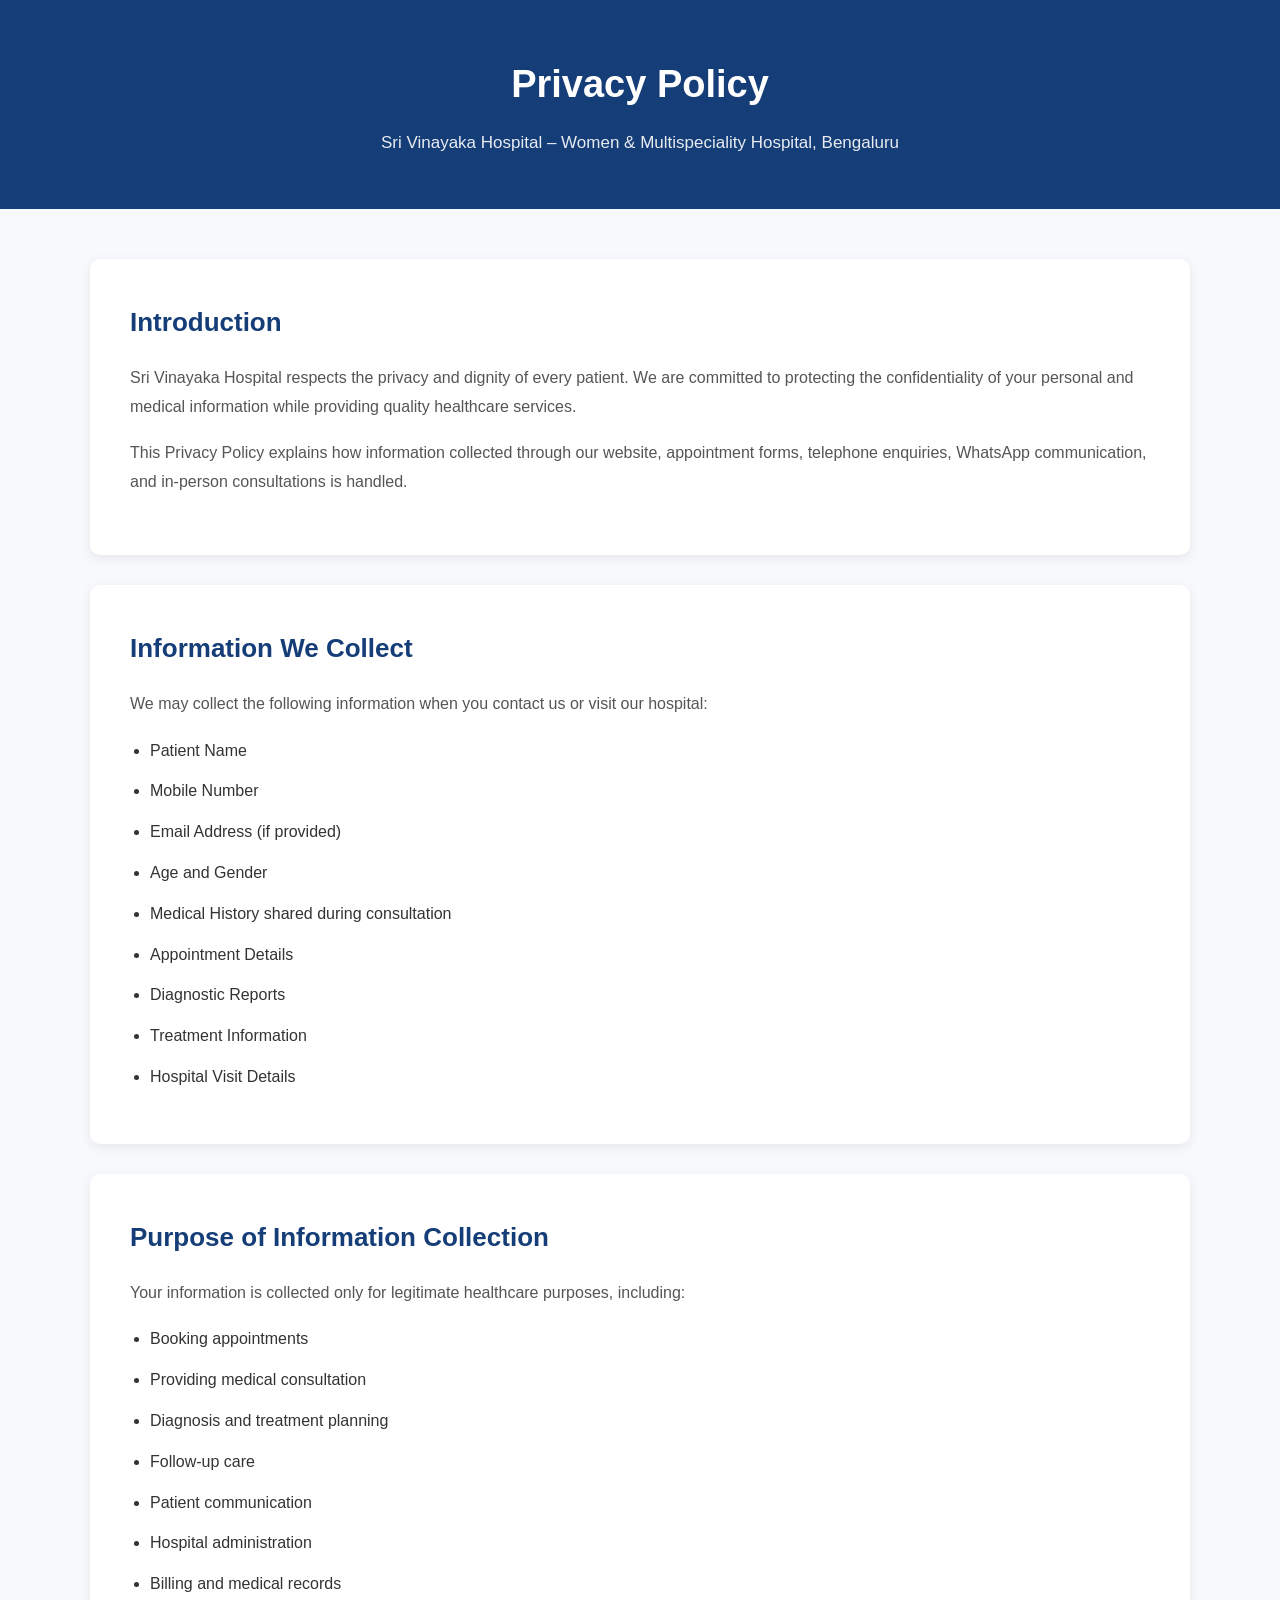
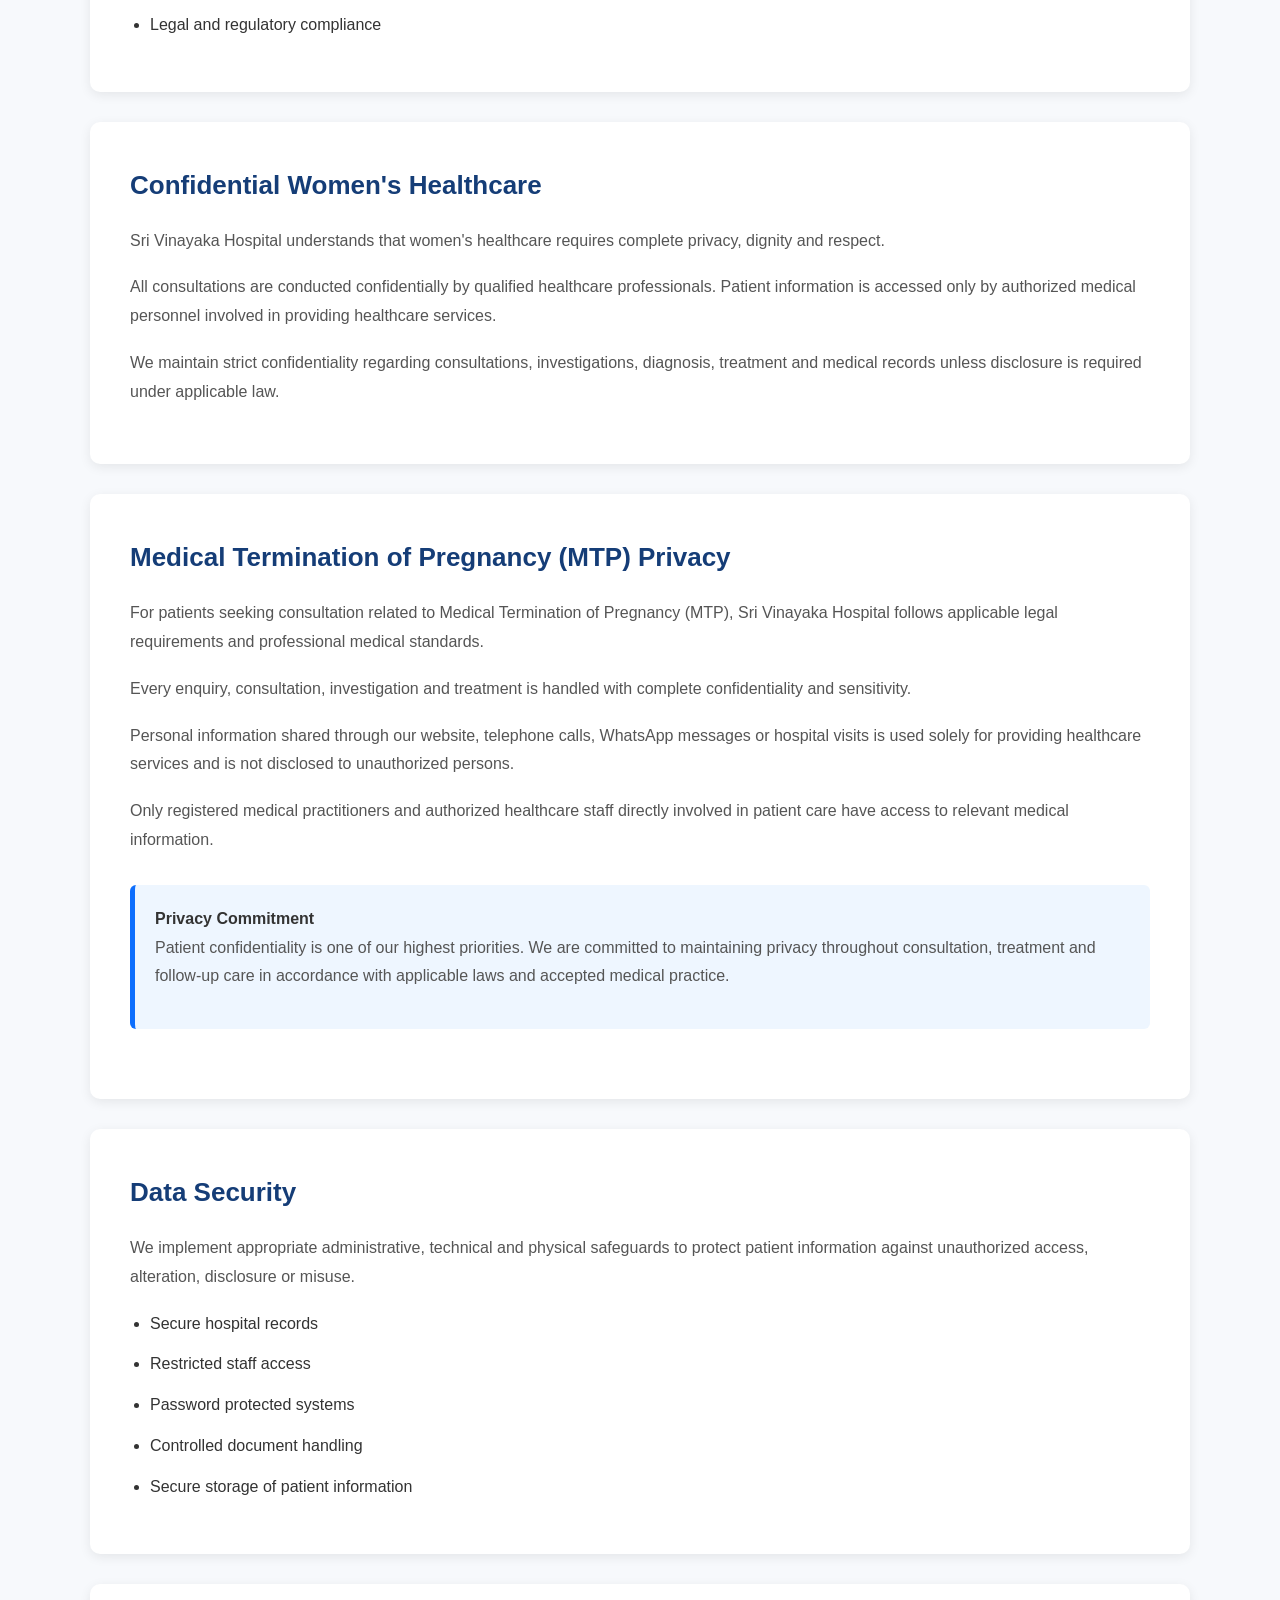
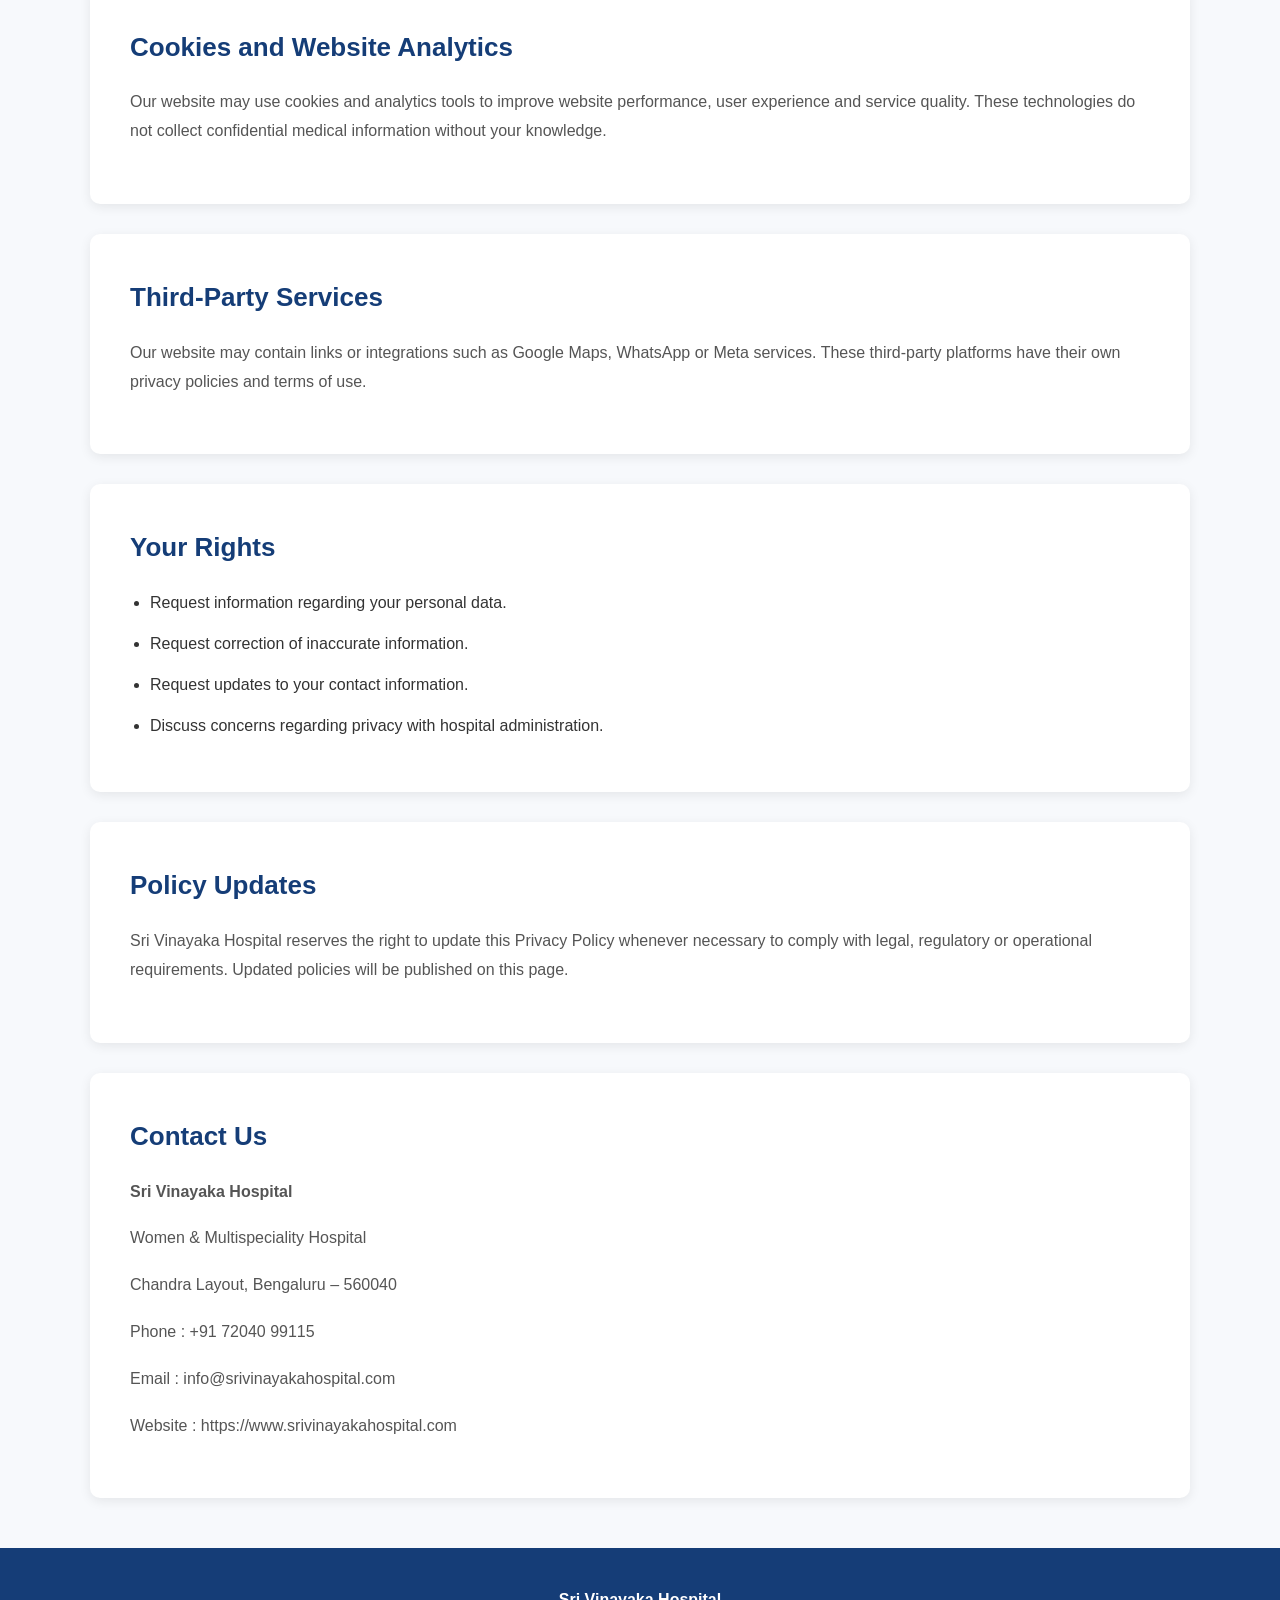
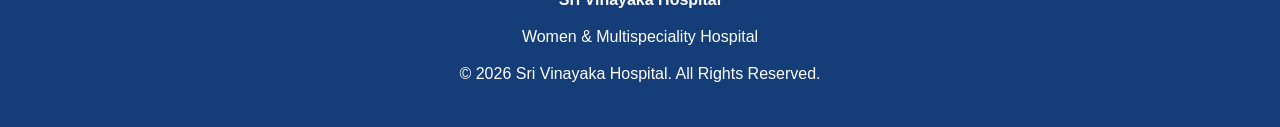
<file: privacy-policymtp.html>
<!DOCTYPE html>
<html lang="en">
<head>

<meta charset="UTF-8">
<meta name="viewport" content="width=device-width, initial-scale=1.0">

<title>Privacy Policy | Sri Vinayaka Hospital</title>

<style>

*{
    margin:0;
    padding:0;
    box-sizing:border-box;
    font-family:Arial,Helvetica,sans-serif;
}

body{
    background:#f7f9fc;
    color:#333;
    line-height:1.8;
}

.header{
    background:#153d77;
    color:#fff;
    text-align:center;
    padding:50px 20px;
}

.header h1{
    font-size:38px;
    margin-bottom:10px;
}

.header p{
    font-size:17px;
    opacity:.9;
}

.container{
    width:90%;
    max-width:1100px;
    margin:50px auto;
}

.policy-card{
    background:#fff;
    padding:40px;
    border-radius:10px;
    margin-bottom:30px;
    box-shadow:0 3px 12px rgba(0,0,0,.08);
}

.policy-card h2{
    color:#153d77;
    margin-bottom:18px;
    font-size:26px;
}

.policy-card p{
    margin-bottom:18px;
    color:#555;
}

.policy-card ul{
    padding-left:20px;
}

.policy-card li{
    margin-bottom:12px;
}

.notice{
    background:#eef6ff;
    border-left:5px solid #0d6efd;
    padding:20px;
    margin:30px 0;
    border-radius:6px;
}

.footer{
    background:#153d77;
    color:#fff;
    text-align:center;
    padding:30px 20px;
}

.footer p{
    margin:8px 0;
}

@media(max-width:768px){

.policy-card{
padding:25px;
}

.header h1{
font-size:28px;
}

}

</style>

</head>

<body>

<header class="header">

<h1>Privacy Policy</h1>

<p>Sri Vinayaka Hospital – Women & Multispeciality Hospital, Bengaluru</p>

</header>

<div class="container">

<div class="policy-card">

<h2>Introduction</h2>

<p>
Sri Vinayaka Hospital respects the privacy and dignity of every patient. We are committed to protecting the confidentiality of your personal and medical information while providing quality healthcare services.
</p>

<p>
This Privacy Policy explains how information collected through our website, appointment forms, telephone enquiries, WhatsApp communication, and in-person consultations is handled.
</p>

</div>

<div class="policy-card">

<h2>Information We Collect</h2>

<p>We may collect the following information when you contact us or visit our hospital:</p>

<ul>

<li>Patient Name</li>

<li>Mobile Number</li>

<li>Email Address (if provided)</li>

<li>Age and Gender</li>

<li>Medical History shared during consultation</li>

<li>Appointment Details</li>

<li>Diagnostic Reports</li>

<li>Treatment Information</li>

<li>Hospital Visit Details</li>

</ul>

</div>

<div class="policy-card">

<h2>Purpose of Information Collection</h2>

<p>Your information is collected only for legitimate healthcare purposes, including:</p>

<ul>

<li>Booking appointments</li>

<li>Providing medical consultation</li>

<li>Diagnosis and treatment planning</li>

<li>Follow-up care</li>

<li>Patient communication</li>

<li>Hospital administration</li>

<li>Billing and medical records</li>

<li>Legal and regulatory compliance</li>

</ul>

</div>

<div class="policy-card">

<h2>Confidential Women's Healthcare</h2>

<p>
Sri Vinayaka Hospital understands that women's healthcare requires complete privacy, dignity and respect.
</p>

<p>
All consultations are conducted confidentially by qualified healthcare professionals. Patient information is accessed only by authorized medical personnel involved in providing healthcare services.
</p>

<p>
We maintain strict confidentiality regarding consultations, investigations, diagnosis, treatment and medical records unless disclosure is required under applicable law.
</p>

</div>

<div class="policy-card">

<h2>Medical Termination of Pregnancy (MTP) Privacy</h2>

<p>
For patients seeking consultation related to Medical Termination of Pregnancy (MTP), Sri Vinayaka Hospital follows applicable legal requirements and professional medical standards.
</p>

<p>
Every enquiry, consultation, investigation and treatment is handled with complete confidentiality and sensitivity.
</p>

<p>
Personal information shared through our website, telephone calls, WhatsApp messages or hospital visits is used solely for providing healthcare services and is not disclosed to unauthorized persons.
</p>

<p>
Only registered medical practitioners and authorized healthcare staff directly involved in patient care have access to relevant medical information.
</p>

<div class="notice">

<strong>Privacy Commitment</strong>

<p>
Patient confidentiality is one of our highest priorities. We are committed to maintaining privacy throughout consultation, treatment and follow-up care in accordance with applicable laws and accepted medical practice.
</p>

</div>

</div>

<div class="policy-card">

<h2>Data Security</h2>

<p>
We implement appropriate administrative, technical and physical safeguards to protect patient information against unauthorized access, alteration, disclosure or misuse.
</p>

<ul>

<li>Secure hospital records</li>

<li>Restricted staff access</li>

<li>Password protected systems</li>

<li>Controlled document handling</li>

<li>Secure storage of patient information</li>

</ul>

</div>

<div class="policy-card">

<h2>Cookies and Website Analytics</h2>

<p>
Our website may use cookies and analytics tools to improve website performance, user experience and service quality. These technologies do not collect confidential medical information without your knowledge.
</p>

</div>

<div class="policy-card">

<h2>Third-Party Services</h2>

<p>
Our website may contain links or integrations such as Google Maps, WhatsApp or Meta services. These third-party platforms have their own privacy policies and terms of use.
</p>

</div>

<div class="policy-card">

<h2>Your Rights</h2>

<ul>

<li>Request information regarding your personal data.</li>

<li>Request correction of inaccurate information.</li>

<li>Request updates to your contact information.</li>

<li>Discuss concerns regarding privacy with hospital administration.</li>

</ul>

</div>

<div class="policy-card">

<h2>Policy Updates</h2>

<p>
Sri Vinayaka Hospital reserves the right to update this Privacy Policy whenever necessary to comply with legal, regulatory or operational requirements. Updated policies will be published on this page.
</p>

</div>

<div class="policy-card">

<h2>Contact Us</h2>

<p><strong>Sri Vinayaka Hospital</strong></p>

<p>Women & Multispeciality Hospital</p>

<p>Chandra Layout, Bengaluru – 560040</p>

<p>Phone : +91 72040 99115</p>

<p>Email : info@srivinayakahospital.com</p>

<p>Website : https://www.srivinayakahospital.com</p>

</div>

</div>

<footer class="footer">

<p><strong>Sri Vinayaka Hospital</strong></p>

<p>Women & Multispeciality Hospital</p>

<p>© 2026 Sri Vinayaka Hospital. All Rights Reserved.</p>

</footer>

</body>
</html>
</file>
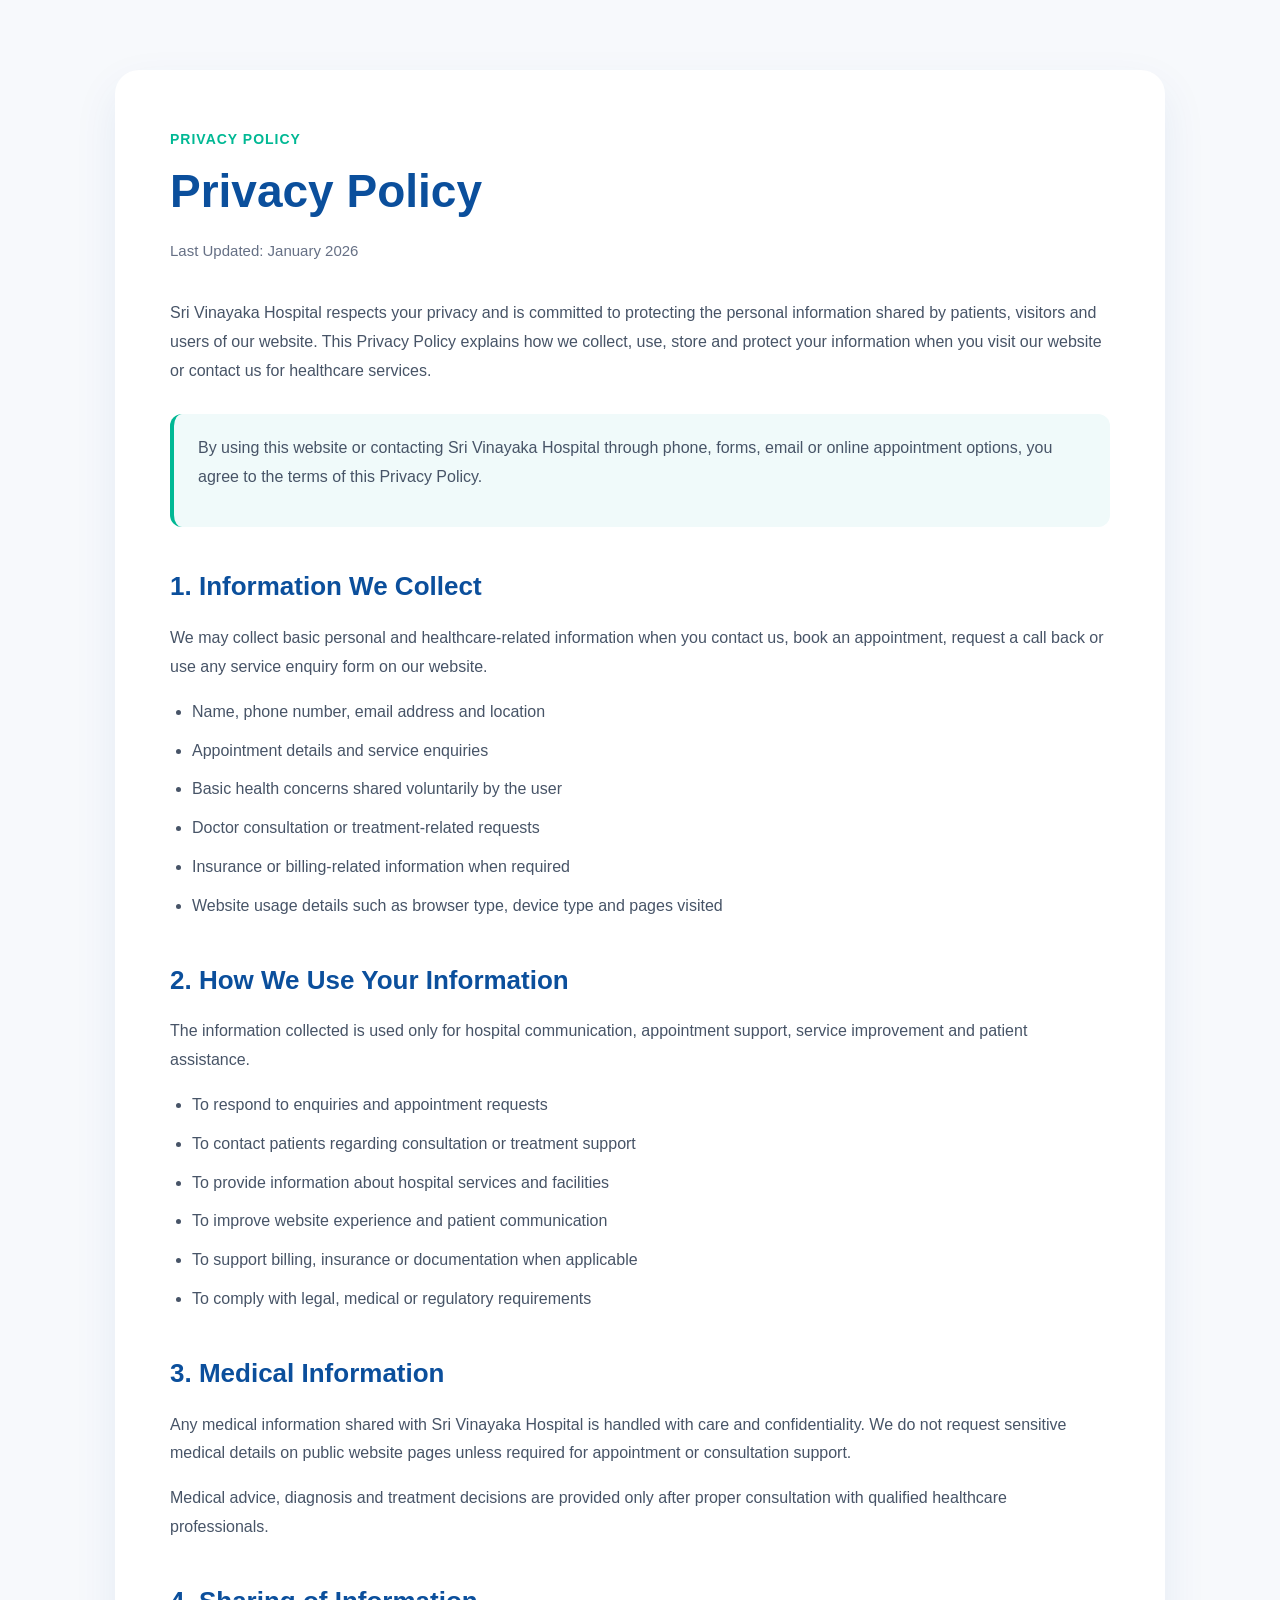
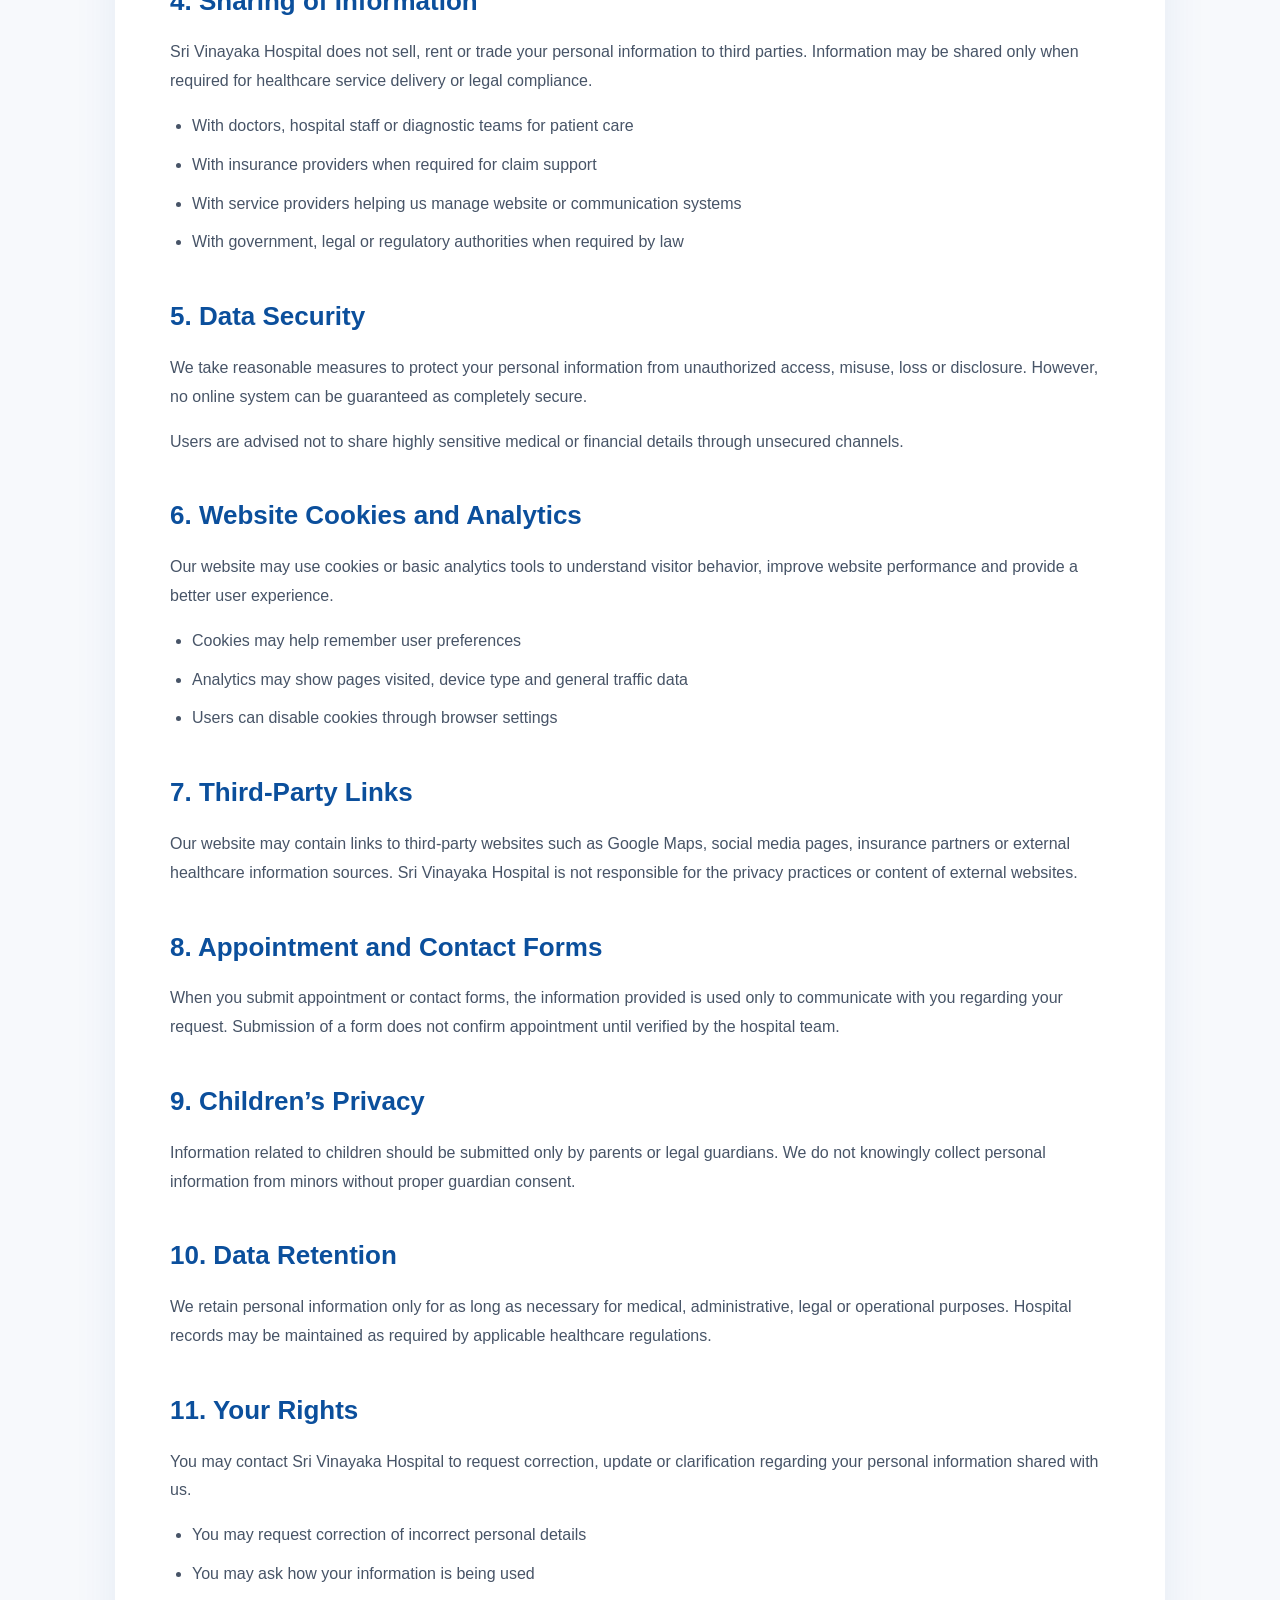
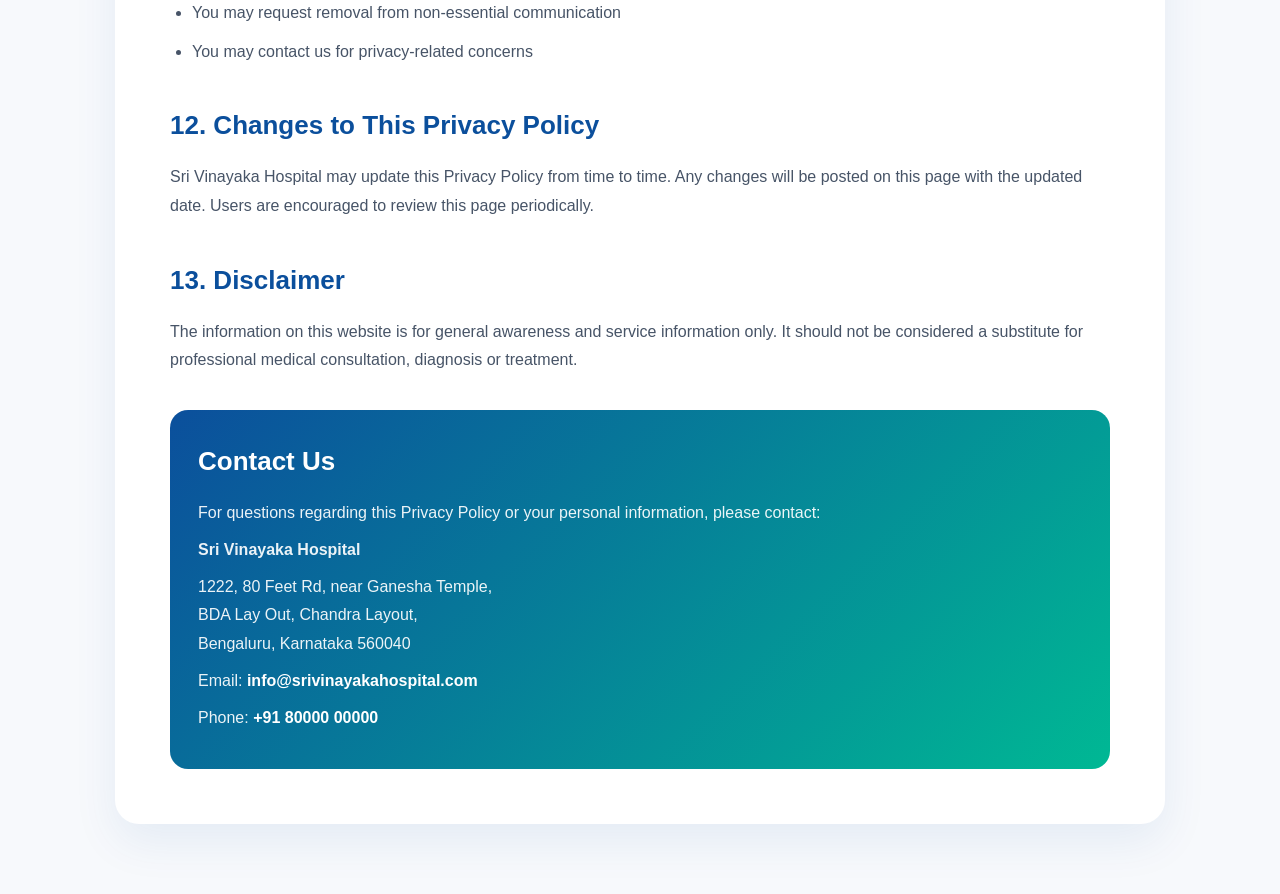
<file: privacypolicy.html>
<!DOCTYPE html>
<html lang="en">
<head>
  <meta charset="UTF-8" />
  <meta name="viewport" content="width=device-width, initial-scale=1.0" />

  <title>Privacy Policy | Sri Vinayaka Hospital</title>

  <style>
    * {
      margin: 0;
      padding: 0;
      box-sizing: border-box;
      font-family: Arial, Helvetica, sans-serif;
    }

    body {
      background: #f7f9fc;
      color: #1f2937;
      line-height: 1.8;
    }

    .policy-page {
      padding: 70px 20px;
    }

    .policy-container {
      max-width: 1050px;
      margin: auto;
      background: #ffffff;
      padding: 55px;
      border-radius: 24px;
      box-shadow: 0 18px 45px rgba(11, 79, 156, 0.08);
    }

    .policy-tag {
      display: inline-block;
      color: #00b894;
      font-size: 14px;
      font-weight: 800;
      text-transform: uppercase;
      letter-spacing: 1px;
      margin-bottom: 12px;
    }

    h1 {
      color: #0b4f9c;
      font-size: 46px;
      line-height: 1.2;
      margin-bottom: 18px;
    }

    .updated-date {
      color: #667085;
      font-size: 15px;
      margin-bottom: 35px;
    }

    h2 {
      color: #0b4f9c;
      font-size: 26px;
      margin-top: 36px;
      margin-bottom: 14px;
    }

    p {
      color: #475467;
      font-size: 16px;
      margin-bottom: 16px;
    }

    ul {
      margin: 12px 0 22px;
      padding-left: 22px;
    }

    ul li {
      color: #475467;
      font-size: 16px;
      margin-bottom: 10px;
    }

    .note-box {
      background: #f0fafa;
      border-left: 4px solid #00b894;
      padding: 20px 24px;
      border-radius: 12px;
      margin: 28px 0;
    }

    .contact-box {
      background: linear-gradient(135deg, #0b4f9c, #00b894);
      color: #ffffff;
      padding: 28px;
      border-radius: 18px;
      margin-top: 35px;
    }

    .contact-box h2 {
      color: #ffffff;
      margin-top: 0;
    }

    .contact-box p {
      color: rgba(255,255,255,0.92);
      margin-bottom: 8px;
    }

    .contact-box a {
      color: #ffffff;
      font-weight: 700;
      text-decoration: none;
    }

    @media (max-width: 768px) {
      .policy-page {
        padding: 35px 15px;
      }

      .policy-container {
        padding: 28px 20px;
        border-radius: 18px;
      }

      h1 {
        font-size: 32px;
      }

      h2 {
        font-size: 22px;
      }

      p,
      ul li {
        font-size: 15px;
      }
    }
  </style>
</head>

<body>

<main class="policy-page">
  <div class="policy-container">

    <span class="policy-tag">Privacy Policy</span>

    <h1>Privacy Policy</h1>

    <p class="updated-date">
      Last Updated: January 2026
    </p>

    <p>
      Sri Vinayaka Hospital respects your privacy and is committed to protecting
      the personal information shared by patients, visitors and users of our
      website. This Privacy Policy explains how we collect, use, store and
      protect your information when you visit our website or contact us for
      healthcare services.
    </p>

    <div class="note-box">
      <p>
        By using this website or contacting Sri Vinayaka Hospital through phone,
        forms, email or online appointment options, you agree to the terms of
        this Privacy Policy.
      </p>
    </div>

    <h2>1. Information We Collect</h2>

    <p>
      We may collect basic personal and healthcare-related information when you
      contact us, book an appointment, request a call back or use any service
      enquiry form on our website.
    </p>

    <ul>
      <li>Name, phone number, email address and location</li>
      <li>Appointment details and service enquiries</li>
      <li>Basic health concerns shared voluntarily by the user</li>
      <li>Doctor consultation or treatment-related requests</li>
      <li>Insurance or billing-related information when required</li>
      <li>Website usage details such as browser type, device type and pages visited</li>
    </ul>

    <h2>2. How We Use Your Information</h2>

    <p>
      The information collected is used only for hospital communication,
      appointment support, service improvement and patient assistance.
    </p>

    <ul>
      <li>To respond to enquiries and appointment requests</li>
      <li>To contact patients regarding consultation or treatment support</li>
      <li>To provide information about hospital services and facilities</li>
      <li>To improve website experience and patient communication</li>
      <li>To support billing, insurance or documentation when applicable</li>
      <li>To comply with legal, medical or regulatory requirements</li>
    </ul>

    <h2>3. Medical Information</h2>

    <p>
      Any medical information shared with Sri Vinayaka Hospital is handled with
      care and confidentiality. We do not request sensitive medical details on
      public website pages unless required for appointment or consultation
      support.
    </p>

    <p>
      Medical advice, diagnosis and treatment decisions are provided only after
      proper consultation with qualified healthcare professionals.
    </p>

    <h2>4. Sharing of Information</h2>

    <p>
      Sri Vinayaka Hospital does not sell, rent or trade your personal
      information to third parties. Information may be shared only when required
      for healthcare service delivery or legal compliance.
    </p>

    <ul>
      <li>With doctors, hospital staff or diagnostic teams for patient care</li>
      <li>With insurance providers when required for claim support</li>
      <li>With service providers helping us manage website or communication systems</li>
      <li>With government, legal or regulatory authorities when required by law</li>
    </ul>

    <h2>5. Data Security</h2>

    <p>
      We take reasonable measures to protect your personal information from
      unauthorized access, misuse, loss or disclosure. However, no online system
      can be guaranteed as completely secure.
    </p>

    <p>
      Users are advised not to share highly sensitive medical or financial
      details through unsecured channels.
    </p>

    <h2>6. Website Cookies and Analytics</h2>

    <p>
      Our website may use cookies or basic analytics tools to understand visitor
      behavior, improve website performance and provide a better user
      experience.
    </p>

    <ul>
      <li>Cookies may help remember user preferences</li>
      <li>Analytics may show pages visited, device type and general traffic data</li>
      <li>Users can disable cookies through browser settings</li>
    </ul>

    <h2>7. Third-Party Links</h2>

    <p>
      Our website may contain links to third-party websites such as Google Maps,
      social media pages, insurance partners or external healthcare information
      sources. Sri Vinayaka Hospital is not responsible for the privacy
      practices or content of external websites.
    </p>

    <h2>8. Appointment and Contact Forms</h2>

    <p>
      When you submit appointment or contact forms, the information provided is
      used only to communicate with you regarding your request. Submission of a
      form does not confirm appointment until verified by the hospital team.
    </p>

    <h2>9. Children’s Privacy</h2>

    <p>
      Information related to children should be submitted only by parents or
      legal guardians. We do not knowingly collect personal information from
      minors without proper guardian consent.
    </p>

    <h2>10. Data Retention</h2>

    <p>
      We retain personal information only for as long as necessary for medical,
      administrative, legal or operational purposes. Hospital records may be
      maintained as required by applicable healthcare regulations.
    </p>

    <h2>11. Your Rights</h2>

    <p>
      You may contact Sri Vinayaka Hospital to request correction, update or
      clarification regarding your personal information shared with us.
    </p>

    <ul>
      <li>You may request correction of incorrect personal details</li>
      <li>You may ask how your information is being used</li>
      <li>You may request removal from non-essential communication</li>
      <li>You may contact us for privacy-related concerns</li>
    </ul>

    <h2>12. Changes to This Privacy Policy</h2>

    <p>
      Sri Vinayaka Hospital may update this Privacy Policy from time to time.
      Any changes will be posted on this page with the updated date. Users are
      encouraged to review this page periodically.
    </p>

    <h2>13. Disclaimer</h2>

    <p>
      The information on this website is for general awareness and service
      information only. It should not be considered a substitute for professional
      medical consultation, diagnosis or treatment.
    </p>

    <div class="contact-box">
      <h2>Contact Us</h2>

      <p>
        For questions regarding this Privacy Policy or your personal information,
        please contact:
      </p>

      <p>
        <strong>Sri Vinayaka Hospital</strong>
      </p>

      <p>
        1222, 80 Feet Rd, near Ganesha Temple,<br>
        BDA Lay Out, Chandra Layout,<br>
        Bengaluru, Karnataka 560040
      </p>

      <p>
        Email:
        <a href="mailto:info@srivinayakahospital.com">
          info@srivinayakahospital.com
        </a>
      </p>

      <p>
        Phone:
        <a href="tel:+918000000000">
          +91 80000 00000
        </a>
      </p>
    </div>

  </div>
</main>

</body>
</html>
</file>
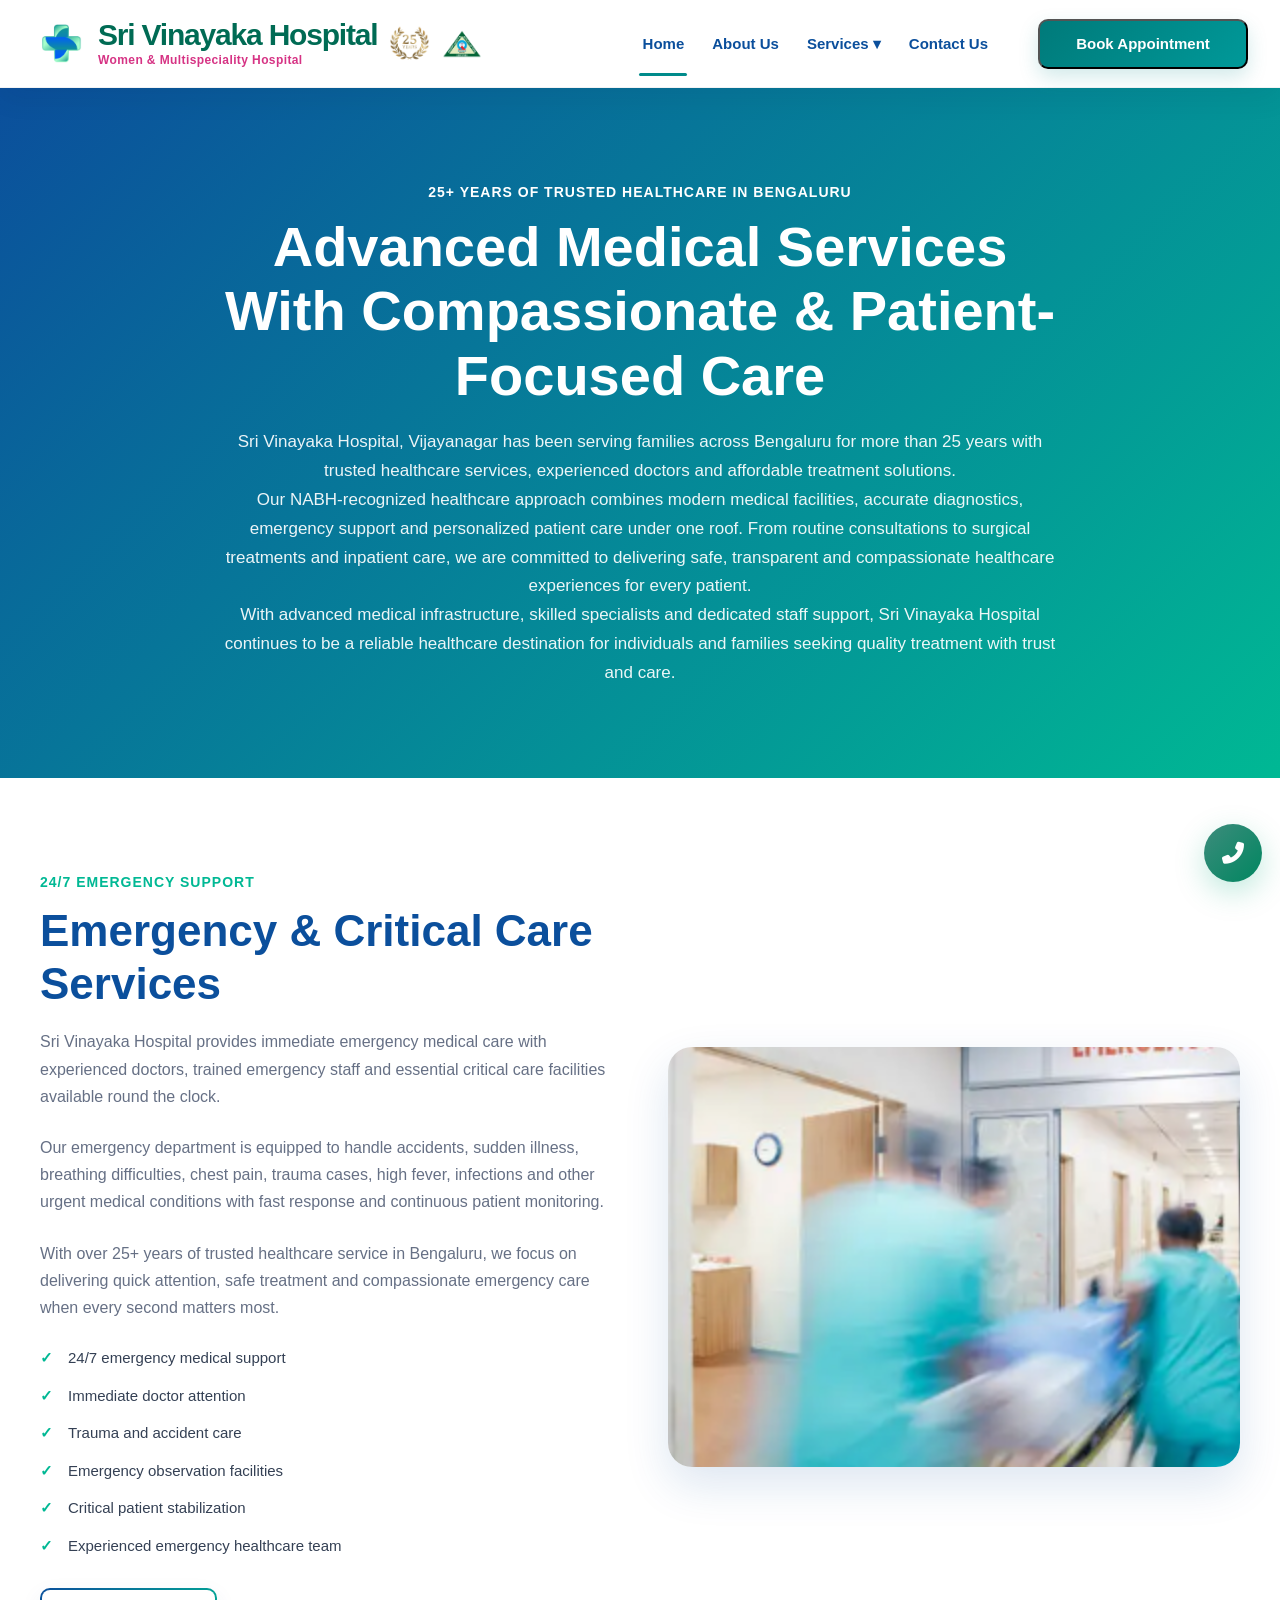
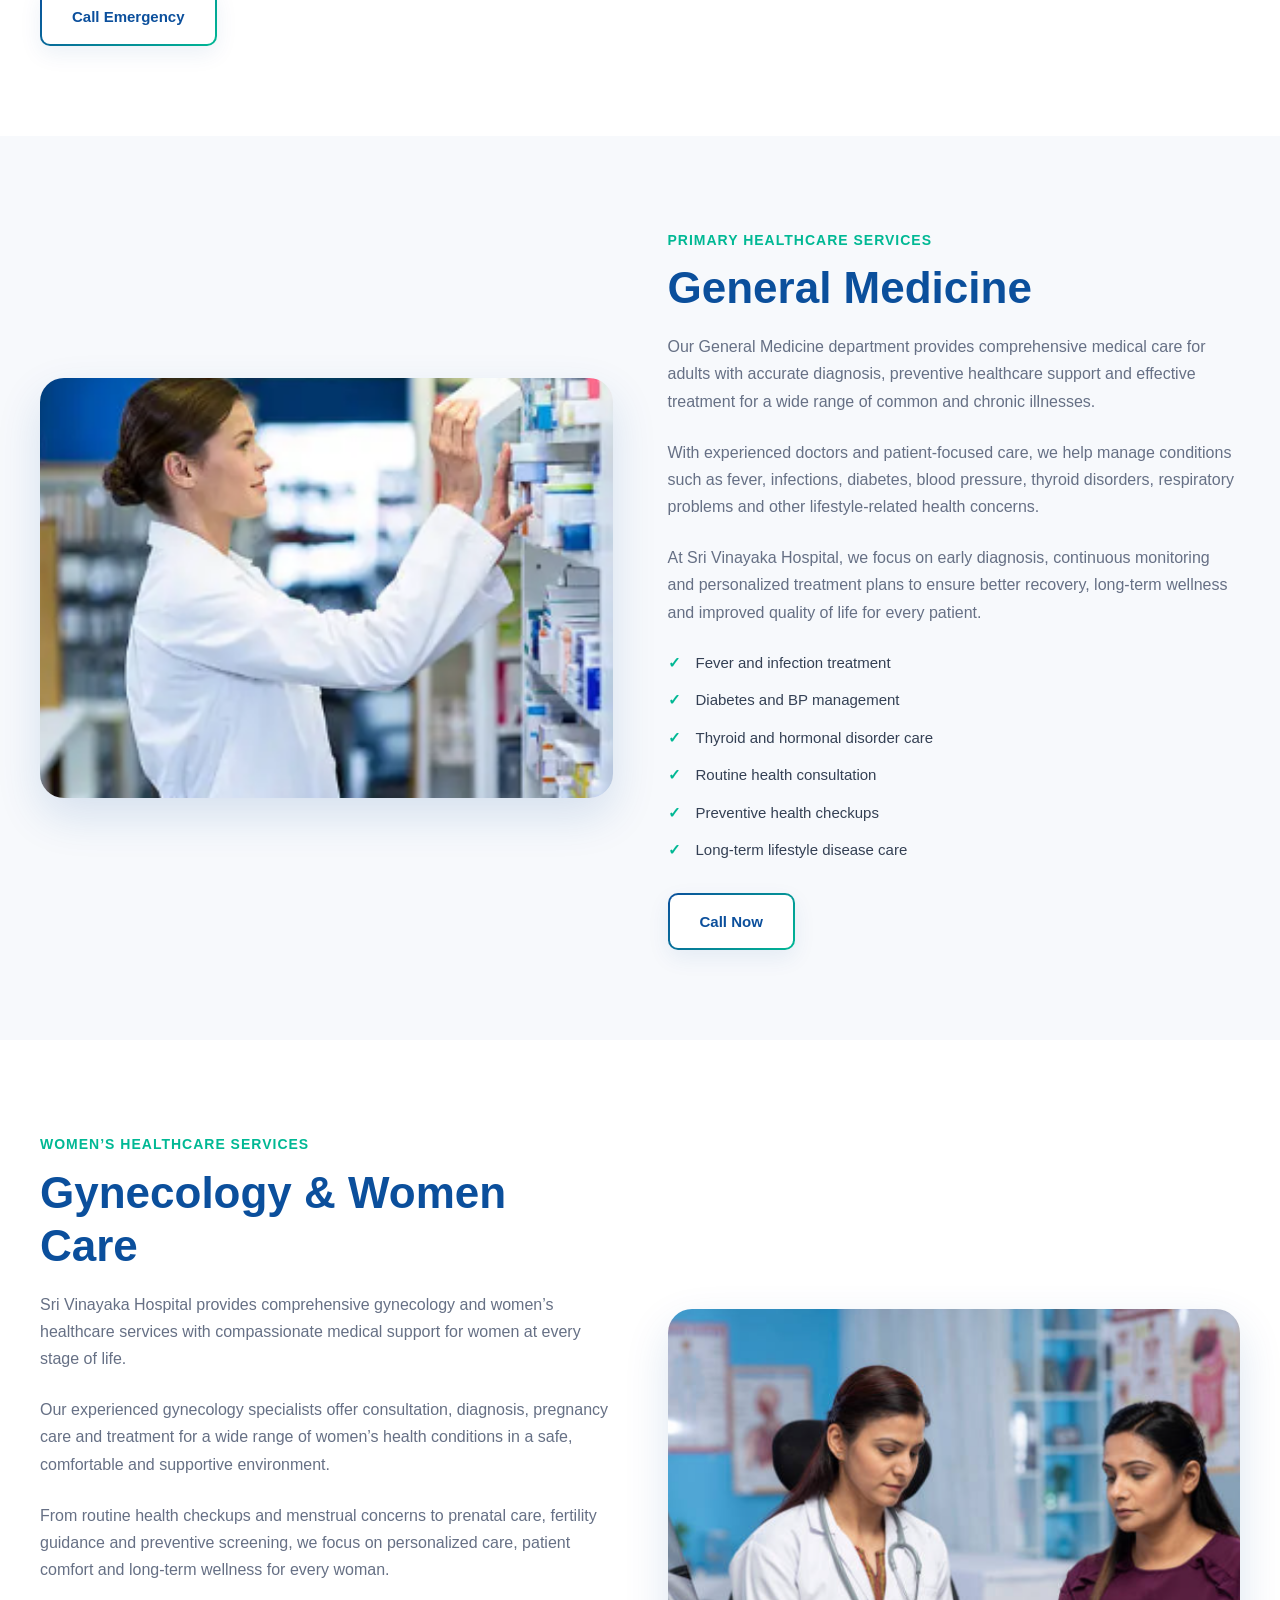
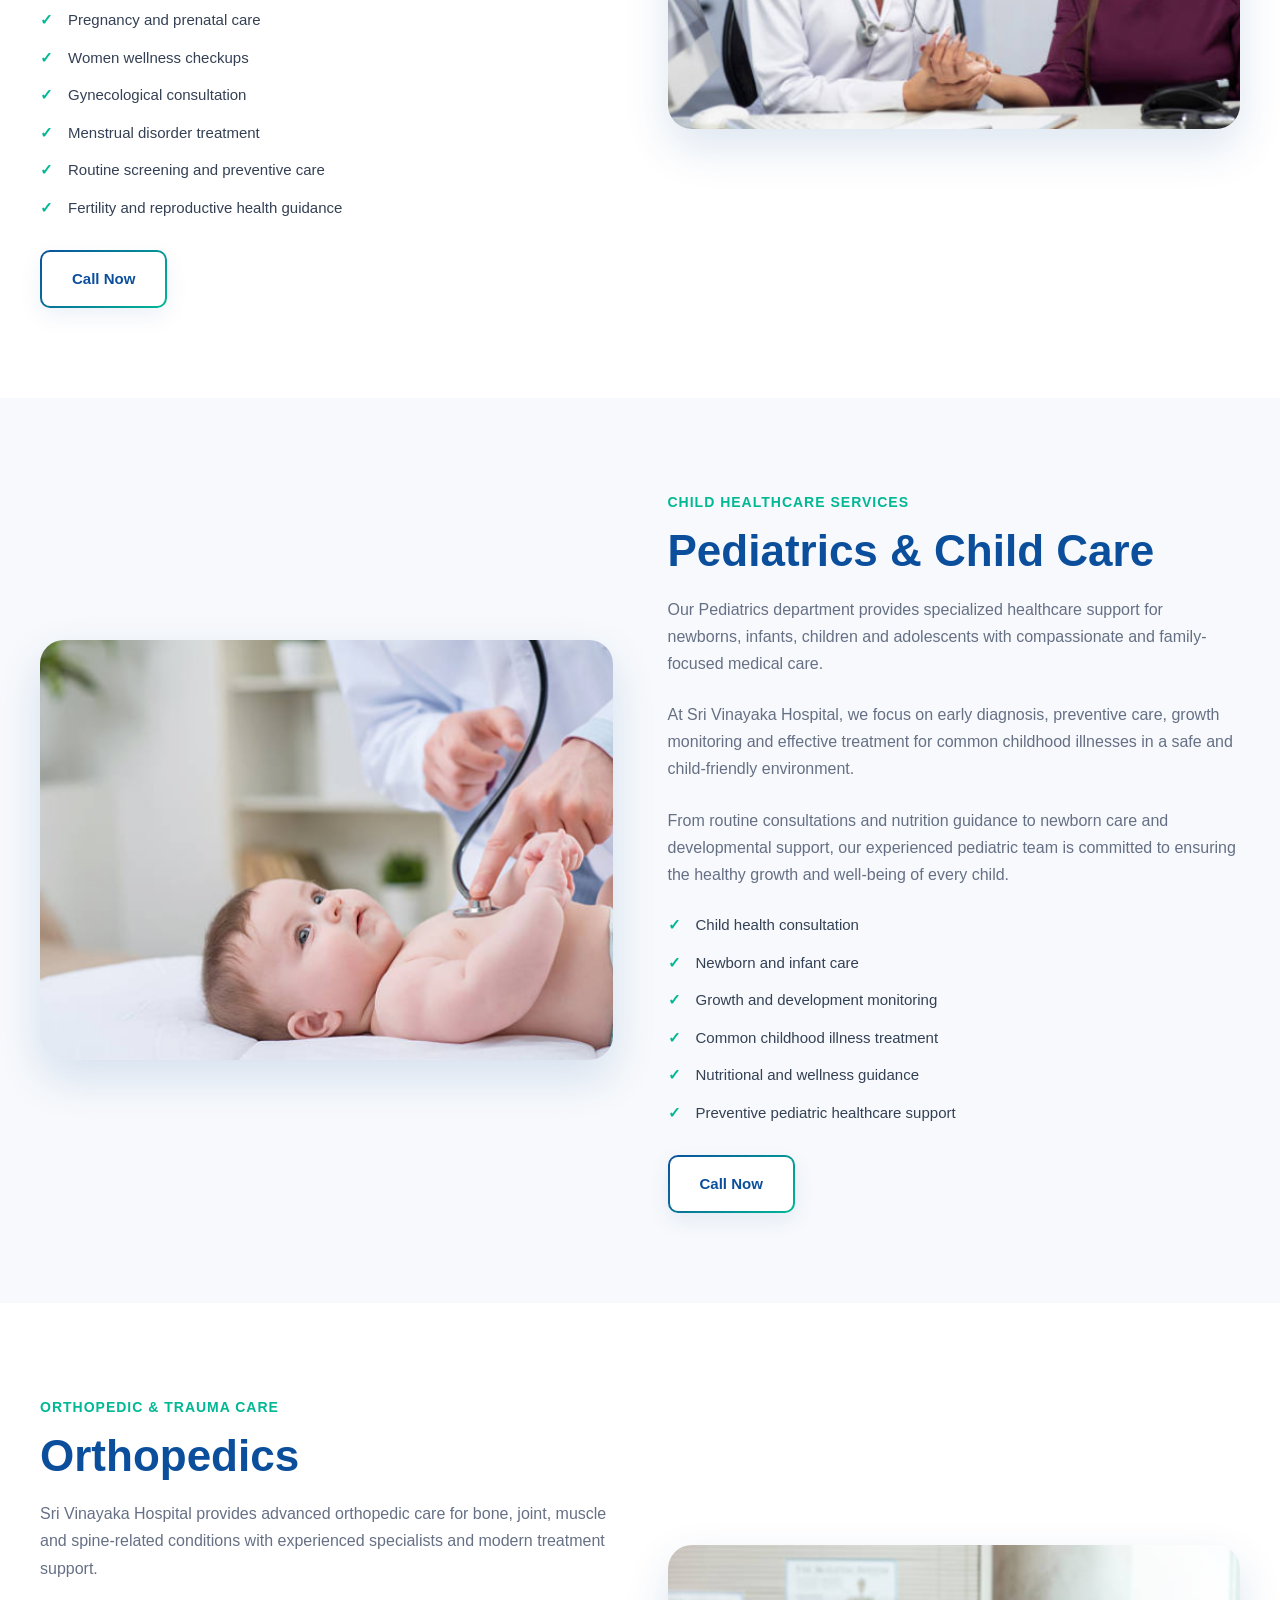
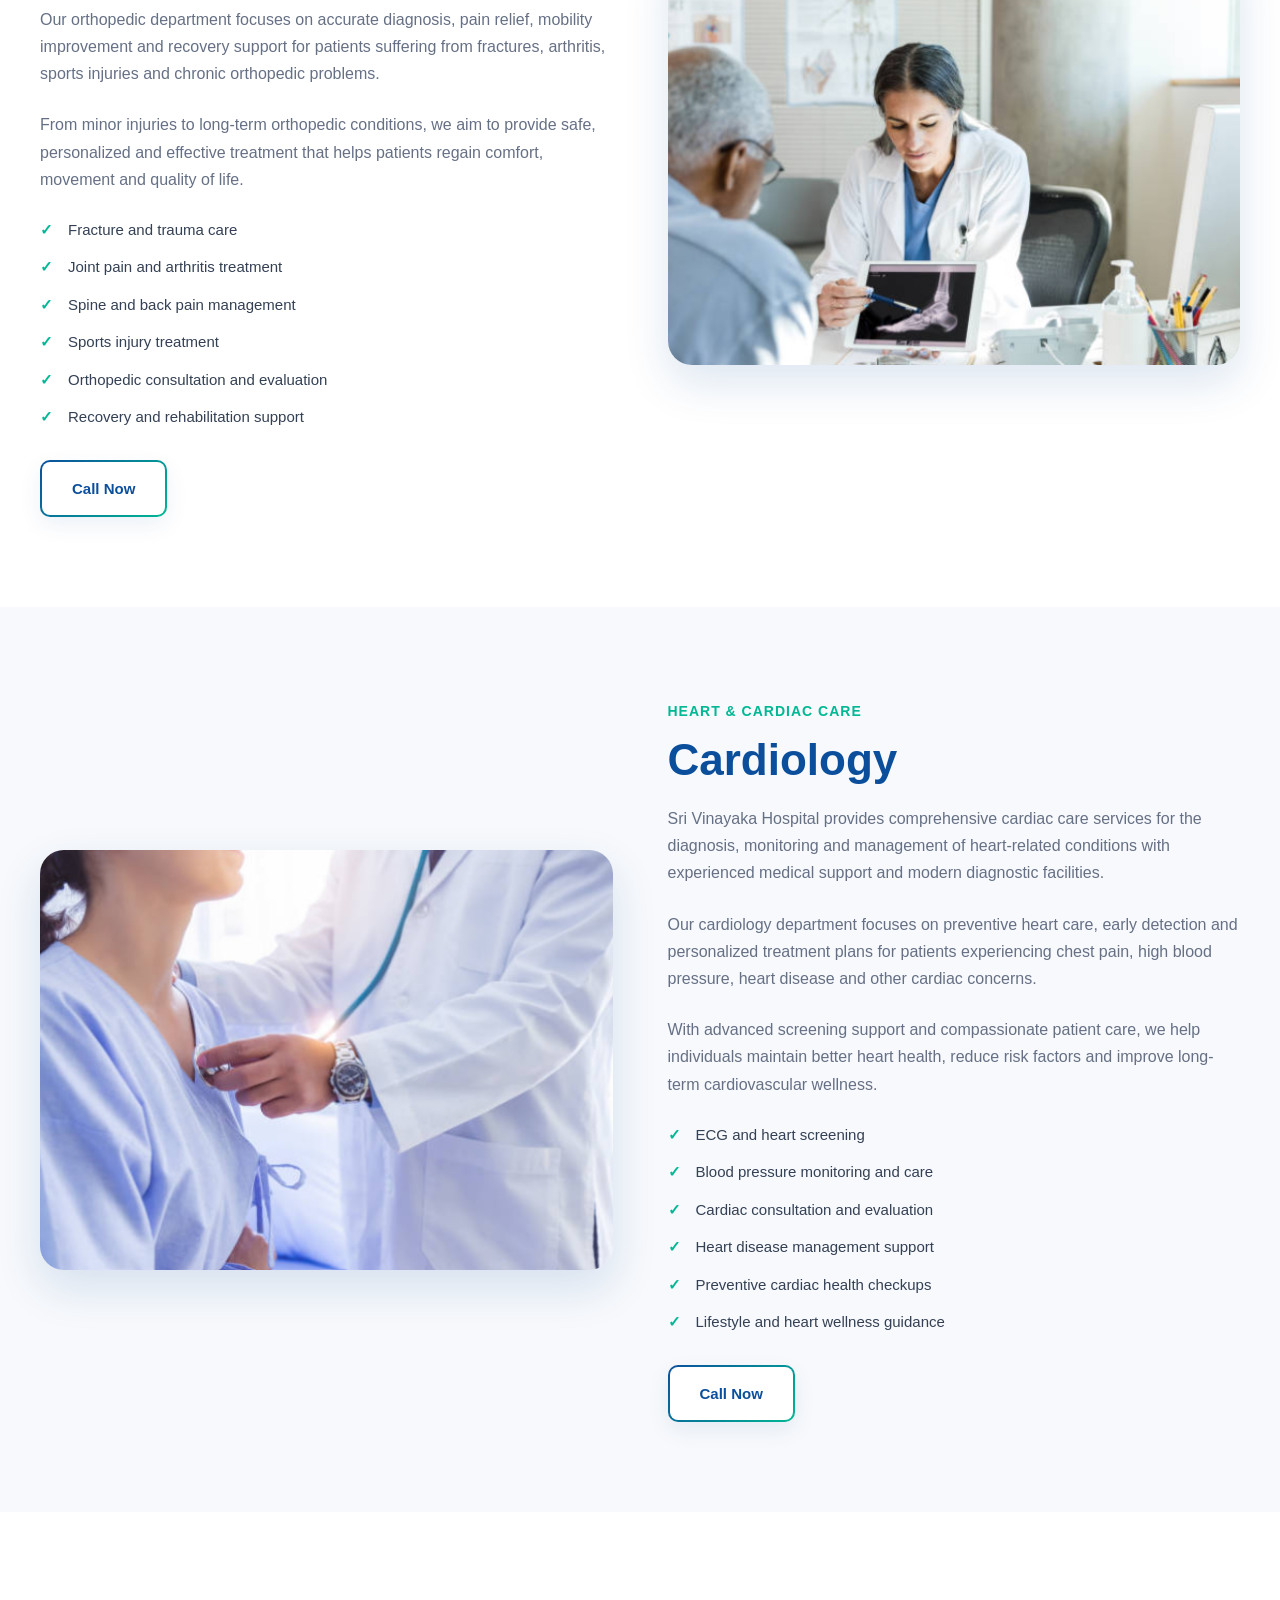
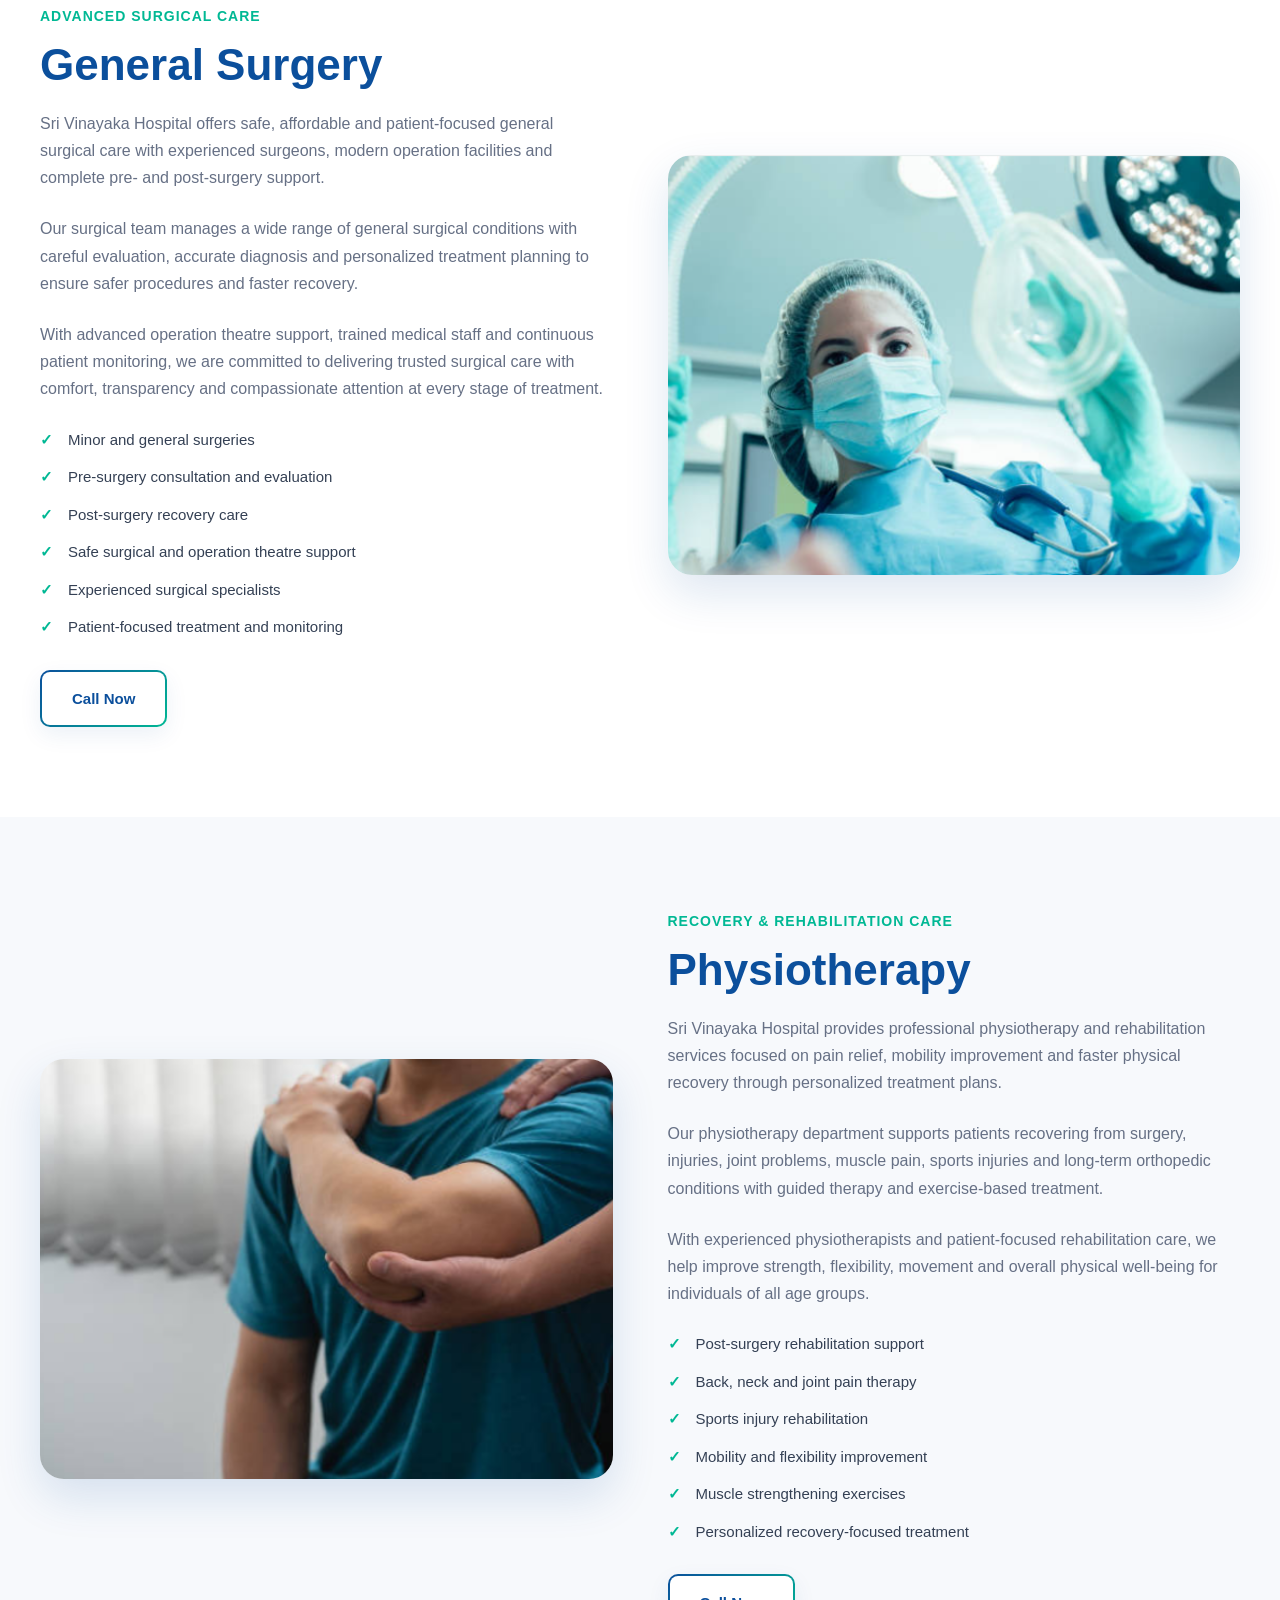
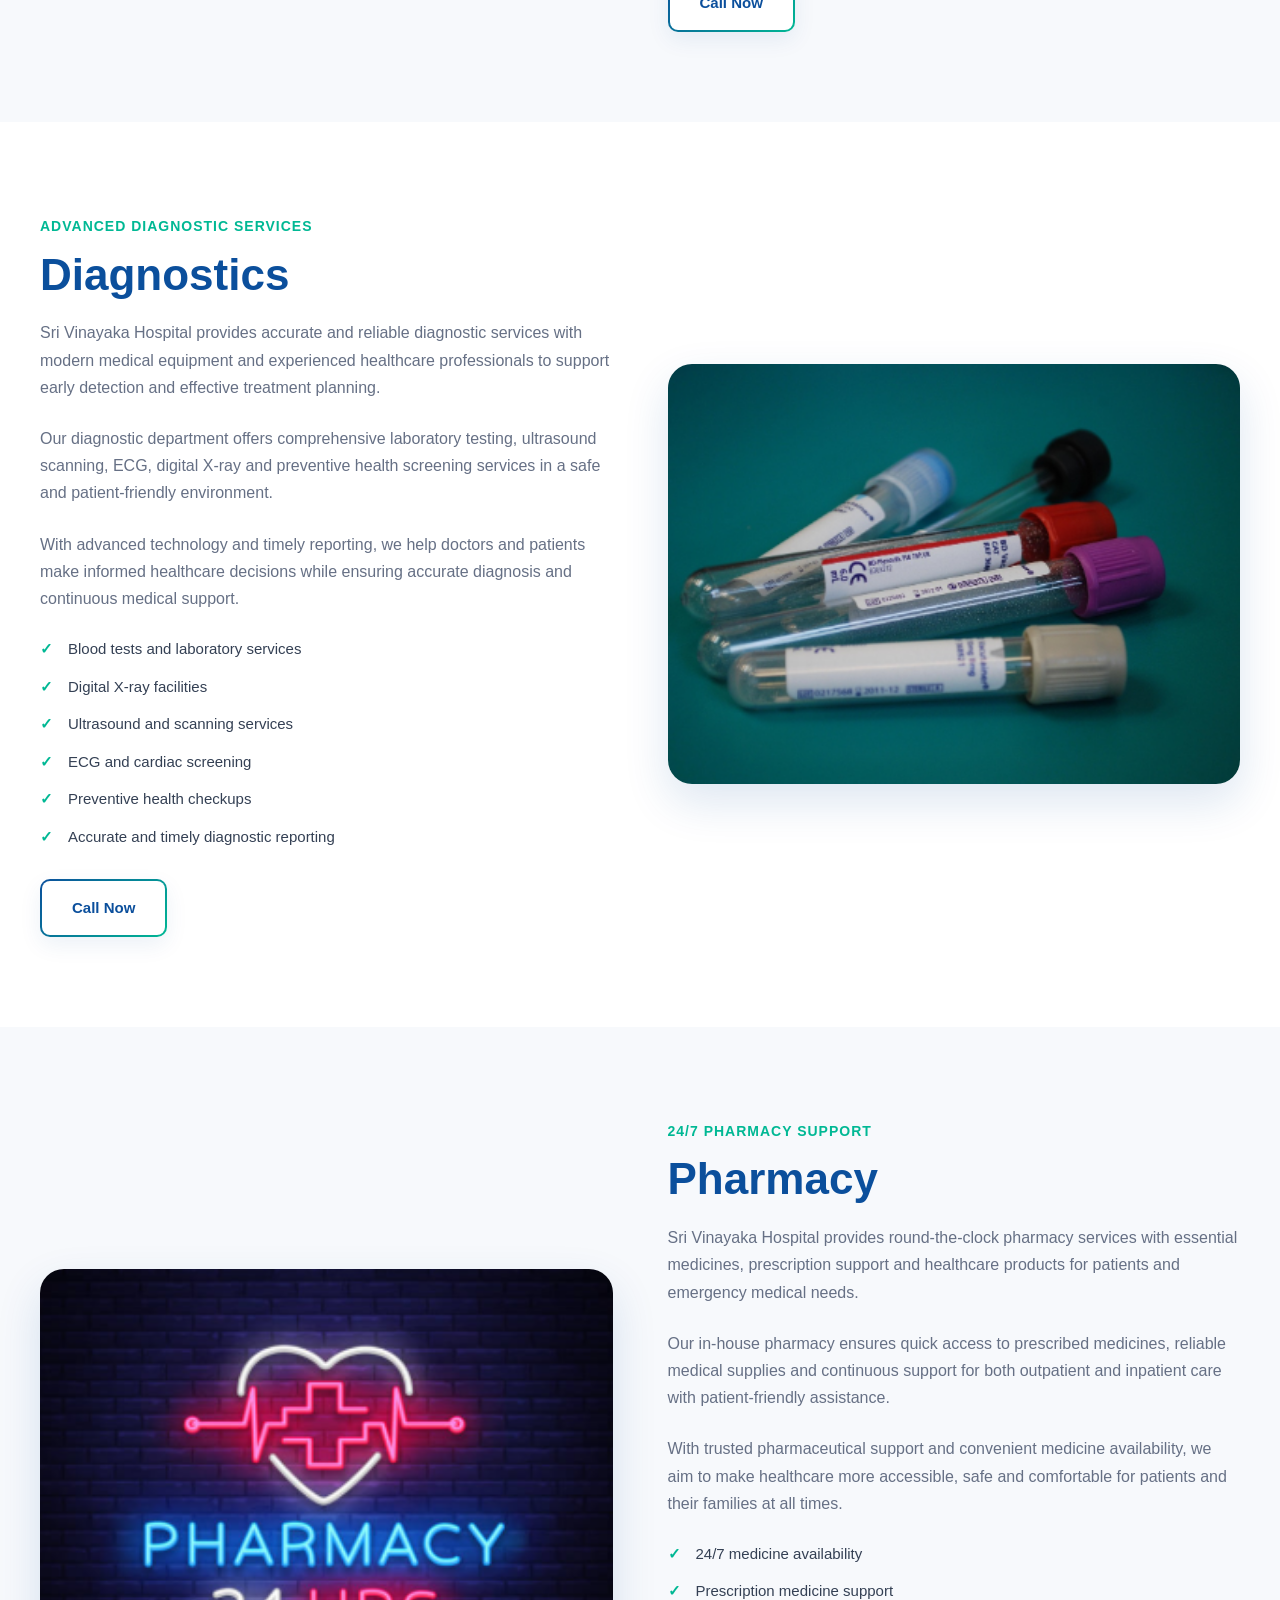
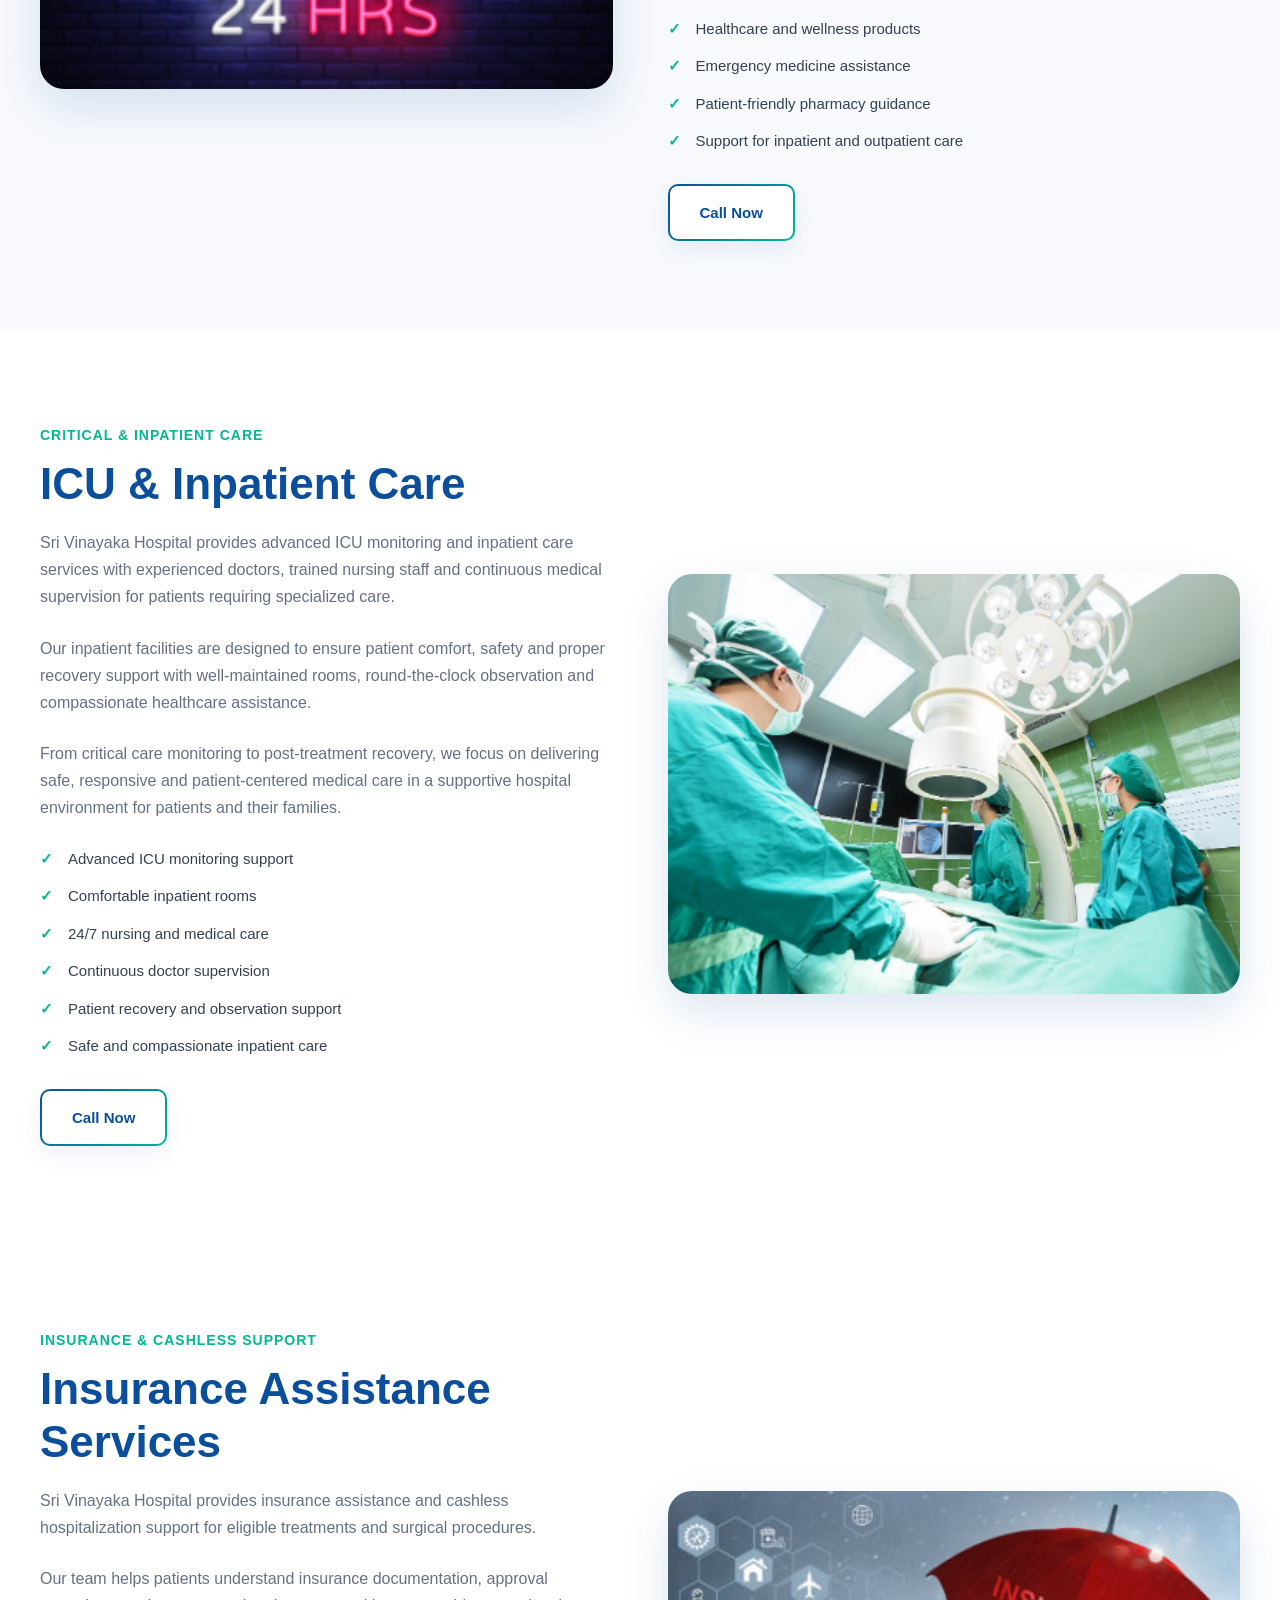
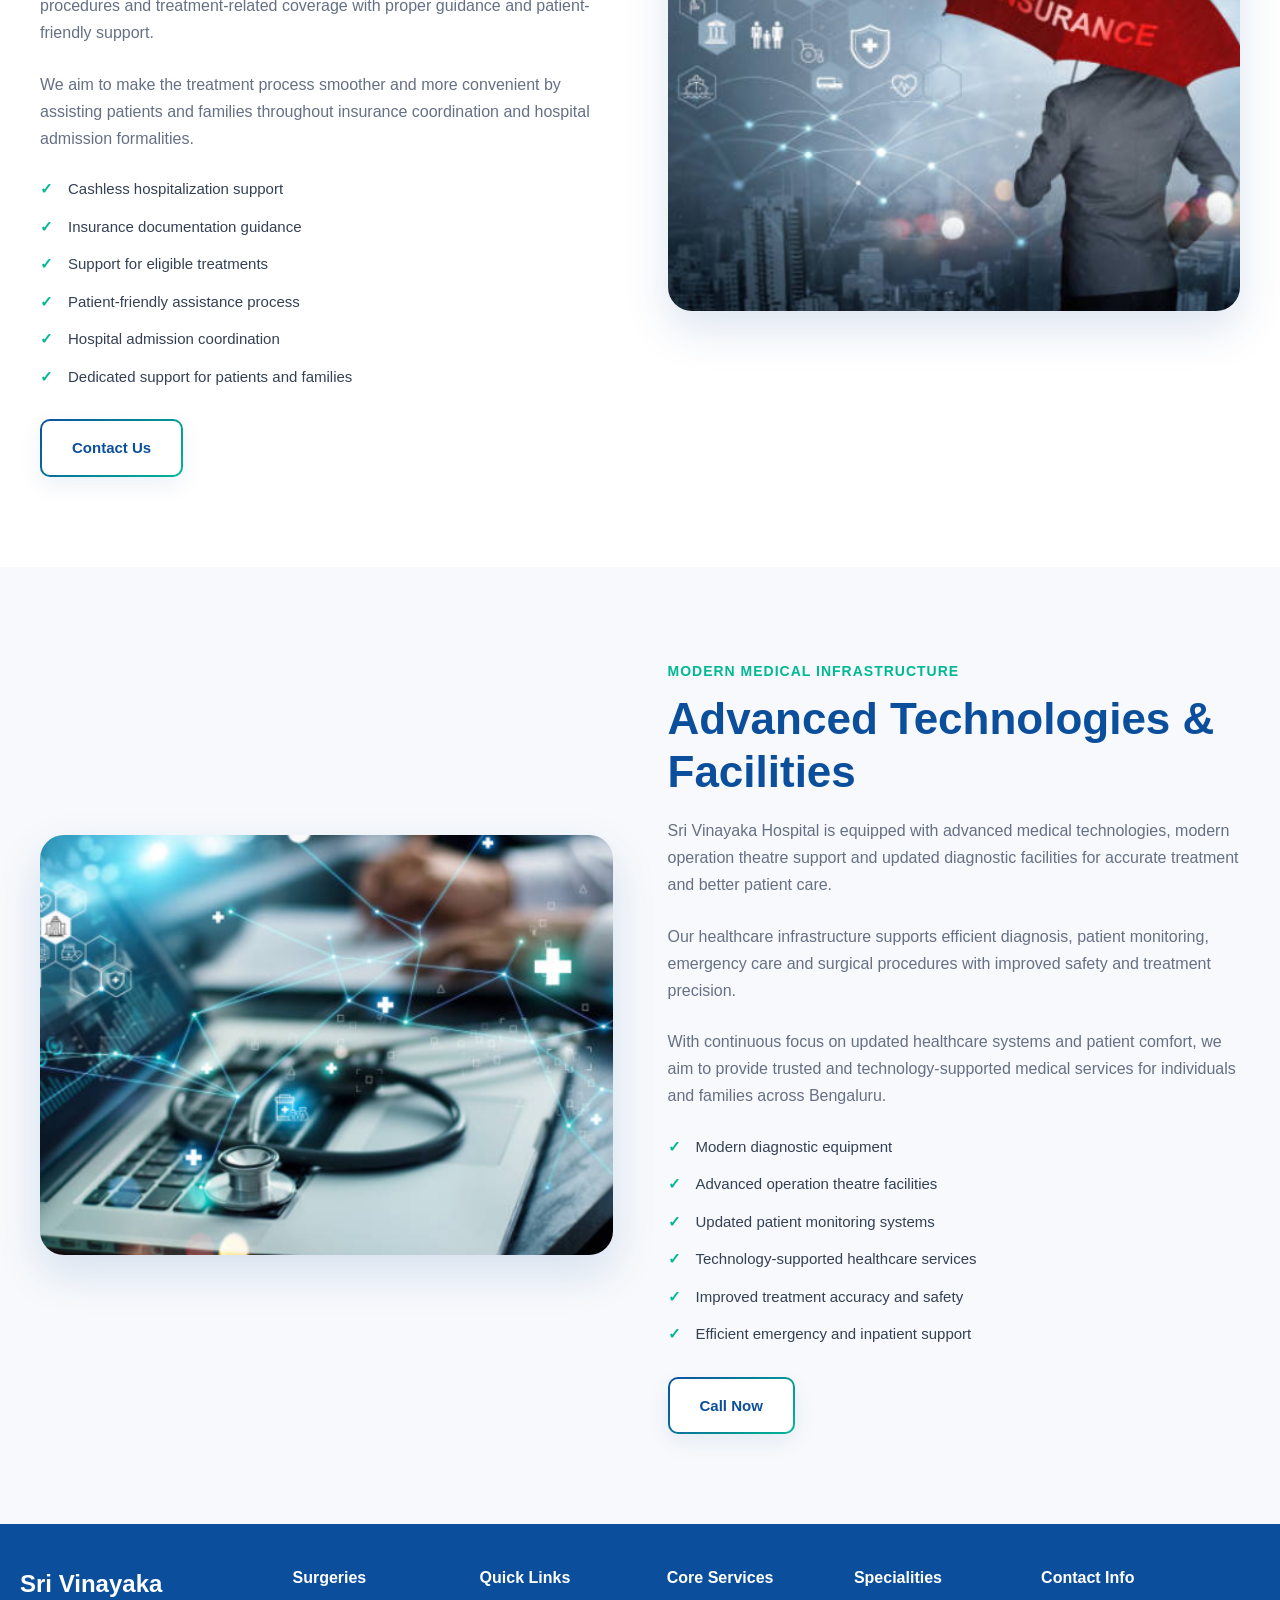
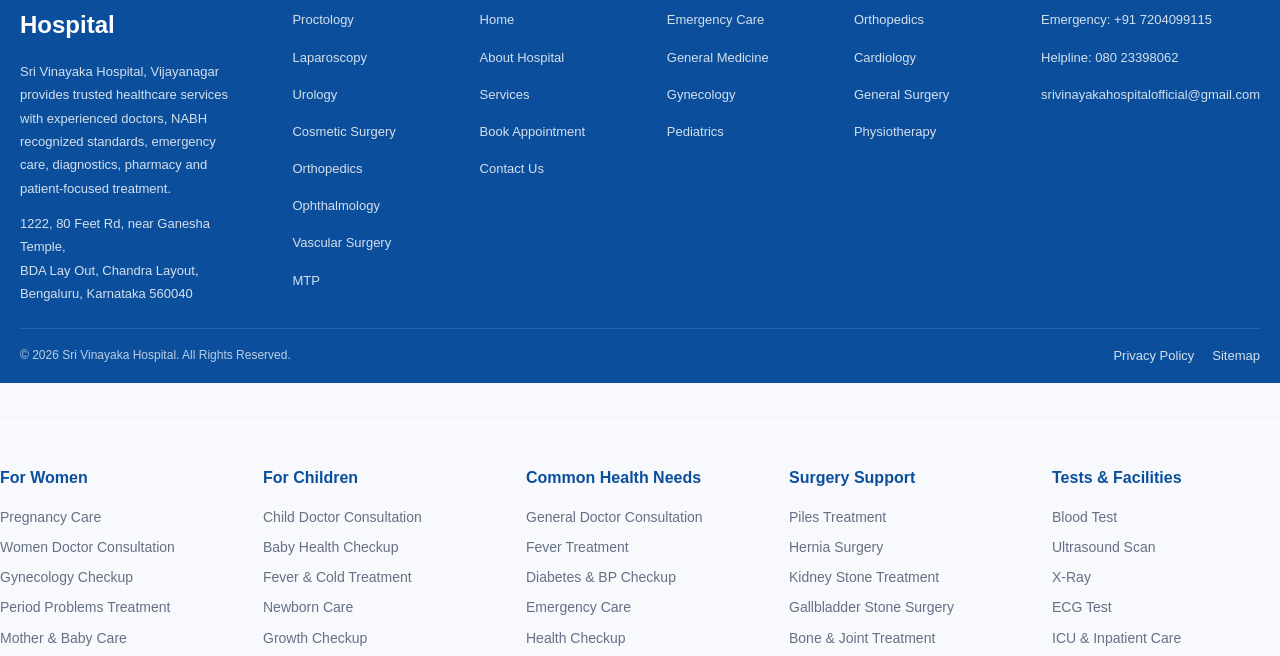
<file: service.html>
<!DOCTYPE html>
<html lang="en">
<head>
  <meta charset="UTF-8" />
  <meta name="viewport" content="width=device-width, initial-scale=1.0" />

  <title>Medical Services in Bengaluru | Sri Vinayaka Hospital</title>

  <meta name="description" content="Sri Vinayaka Hospital in Chandra Layout, Bengaluru provides emergency care, general medicine, gynecology, pediatrics, orthopedics, cardiology, general surgery, diagnostics, pharmacy, ICU and inpatient care." />

  <meta name="keywords" content="medical services in Bengaluru, hospital services Chandra Layout, emergency care Bengaluru, general medicine Bengaluru, gynecology hospital Bengaluru, pediatrics care Bengaluru, orthopedics Bengaluru, cardiology Bengaluru, diagnostics Bengaluru, ICU care Bengaluru, Sri Vinayaka Hospital services" />

  <meta name="author" content="Sri Vinayaka Hospital" />
  <meta name="robots" content="index, follow" />

  <link rel="canonical" href="https://www.srivinayakahospital.com/service.html" />

  <meta property="og:title" content="Medical Services in Bengaluru | Sri Vinayaka Hospital" />
  <meta property="og:description" content="Emergency care, general medicine, gynecology, pediatrics, orthopedics, cardiology, surgery, diagnostics, pharmacy and ICU care at Sri Vinayaka Hospital." />
  <meta property="og:type" content="website" />
  <meta property="og:url" content="https://www.srivinayakahospital.com/service.html" />
  <meta property="og:image" content="https://www.srivinayakahospital.com/assets/hospital-hero.png" />
  <link rel="stylesheet" href="https://cdnjs.cloudflare.com/ajax/libs/font-awesome/6.5.1/css/all.min.css">

  <link rel="icon" href="assets/logo.webp" />

  <link rel="stylesheet" href="style.css" />
  <link rel="stylesheet" href="service.css" />

    <!-- Facebook Pixel Code -->
  <script>
    !function(f,b,e,v,n,t,s)
    {if(f.fbq)return;n=f.fbq=function(){n.callMethod?
    n.callMethod.apply(n,arguments):n.queue.push(arguments)};
    if(!f._fbq)f._fbq=n;n.push=n;n.loaded=!0;n.version='2.0';
    n.queue=[];t=b.createElement(e);t.async=!0;
    t.src=v;s=b.getElementsByTagName(e)[0];
    s.parentNode.insertBefore(t,s)}(window, document,'script',
    'https://connect.facebook.net/en_US/fbevents.js');

    fbq('init', '3462955270529454');
    fbq('track', 'PageView');
  </script>
  <noscript>
    <img height="1" width="1" style="display:none"
    src="https://www.facebook.com/tr?id=3462955270529454&ev=PageView&noscript=1"/>
  </noscript>
  <!-- End Facebook Pixel Code -->

  
</head>
<body>

  
  <header class="site-header">
  <nav class="navbar">
<div class="brand">

    <div class="brand-left">
        <img src="assets/logo.webp" alt="" class="logo">

        <div class="brand-text">
            <span class="hospital-name">Sri Vinayaka Hospital</span>
            <small class="hospital-tagline">
                Women & Multispeciality Hospital
            </small>
        </div>
    </div>

    <div class="brand-badges">
        <img src="assets/25.jpg" alt="" class="badge-logo">
        <img src="assets/nabh.png" alt="" class="badge-logo">
    </div>

</div>

    <ul class="nav-menu">
      <li><a href="index.html" class="active">Home</a></li>
      <li><a href="about.html">About Us</a></li>
            <li class="has-mega-menu">
              <a href="service.html" class="services-link">Services ▾</a>

              <div class="mega-menu">
                <div class="mega-col">
                  <h3>Core Services</h3>
                  <a href="service.html#emergency">Emergency Care</a>
                  <a href="service.html#general-medicine">General Medicine</a>
                  <a href="service.html#gynecology">Gynecology</a>
                  <a href="service.html#pediatrics">Pediatrics</a>
                </div>

                <div class="mega-col">
                  <h3>Specialities</h3>
                  <a href="service.html#orthopedics">Orthopedics</a>
                  <a href="service.html#cardiology">Cardiology</a>
                  <a href="service.html#general-surgery">General Surgery</a>
                  <a href="service.html#physiotherapy">Physiotherapy</a>
                </div>

                <div class="mega-col">
                  <h3>Surgeries</h3>

                  <a href="surgeries.html?type=proctology">Proctology</a>

                  <a href="surgeries.html?type=laparoscopy">Laparoscopy</a>

                  <a href="surgeries.html?type=urology">Urology</a>

                  <a href="surgeries.html?type=cosmetic">Cosmetic Surgery</a>

                  <a href="surgeries.html?type=orthopedics">Orthopedics</a>

                  <a href="surgeries.html?type=ophthalmology">Ophthalmology</a>

                  <a href="surgeries.html?type=vascular">Vascular Surgery</a>

                  <a href="surgeries.html?type=mtp">MTP</a>
                </div>
              </div>
            </li>
      <li><a href="Contact.html">Contact Us</a></li>
      
    </ul>

        <button class="nav-btn" id="openPopup">
          Book Appointment
        </button>
  </nav>
</header>




<main class="service-page">

<section class="service-hero">
  <div class="container">

    <span>25+ Years of Trusted Healthcare in Bengaluru</span>

    <h1>
      Advanced Medical Services With Compassionate &
      Patient-Focused Care
    </h1>

    <p>
      Sri Vinayaka Hospital, Vijayanagar has been serving families across
      Bengaluru for more than 25 years with trusted healthcare services,
      experienced doctors and affordable treatment solutions.
    </p>

    <p>
      Our NABH-recognized healthcare approach combines modern medical
      facilities, accurate diagnostics, emergency support and personalized
      patient care under one roof. From routine consultations to surgical
      treatments and inpatient care, we are committed to delivering safe,
      transparent and compassionate healthcare experiences for every patient.
    </p>

    <p>
      With advanced medical infrastructure, skilled specialists and
      dedicated staff support, Sri Vinayaka Hospital continues to be a
      reliable healthcare destination for individuals and families seeking
      quality treatment with trust and care.
    </p>

  </div>
</section>

<section class="service-detail" id="emergency">
  <div class="container service-layout">

    <div class="service-content">

      <span>24/7 Emergency Support</span>

      <h2>Emergency & Critical Care Services</h2>

      <p>
        Sri Vinayaka Hospital provides immediate emergency medical care with
        experienced doctors, trained emergency staff and essential critical
        care facilities available round the clock.
      </p>

      <p>
        Our emergency department is equipped to handle accidents, sudden
        illness, breathing difficulties, chest pain, trauma cases, high fever,
        infections and other urgent medical conditions with fast response and
        continuous patient monitoring.
      </p>

      <p>
        With over 25+ years of trusted healthcare service in Bengaluru,
        we focus on delivering quick attention, safe treatment and compassionate
        emergency care when every second matters most.
      </p>

      <ul>
        <li>24/7 emergency medical support</li>
        <li>Immediate doctor attention</li>
        <li>Trauma and accident care</li>
        <li>Emergency observation facilities</li>
        <li>Critical patient stabilization</li>
        <li>Experienced emergency healthcare team</li>
      </ul>

      <div class="service-action">
        <a href="tel:+917204099115" class="service-btn emergency-btn">
          Call Emergency
        </a>
      </div>

    </div>

    <div class="service-image">
      <img src="assets/emergency.png" alt="Emergency Care">
    </div>

  </div>
</section>

<section class="service-detail alt" id="general-medicine">

  <div class="container service-layout">

    <div class="service-image">
      <img src="assets/medical.png" alt="General Medicine">
    </div>

    <div class="service-content">

      <span>Primary Healthcare Services</span>

      <h2>General Medicine</h2>

      <p>
        Our General Medicine department provides comprehensive medical care for
        adults with accurate diagnosis, preventive healthcare support and
        effective treatment for a wide range of common and chronic illnesses.
      </p>

      <p>
        With experienced doctors and patient-focused care, we help manage
        conditions such as fever, infections, diabetes, blood pressure,
        thyroid disorders, respiratory problems and other lifestyle-related
        health concerns.
      </p>

      <p>
        At Sri Vinayaka Hospital, we focus on early diagnosis, continuous
        monitoring and personalized treatment plans to ensure better recovery,
        long-term wellness and improved quality of life for every patient.
      </p>

      <ul>
        <li>Fever and infection treatment</li>
        <li>Diabetes and BP management</li>
        <li>Thyroid and hormonal disorder care</li>
        <li>Routine health consultation</li>
        <li>Preventive health checkups</li>
        <li>Long-term lifestyle disease care</li>
      </ul>

      <div class="service-action">
        <a href="tel:+917204099115" class="service-btn">
          Call Now
        </a>
      </div>

    </div>

  </div>

</section>

<section class="service-detail" id="gynecology">

  <div class="container service-layout">

    <div class="service-content">

      <span>Women’s Healthcare Services</span>

      <h2>Gynecology & Women Care</h2>

      <p>
        Sri Vinayaka Hospital provides comprehensive gynecology and women’s
        healthcare services with compassionate medical support for women at
        every stage of life.
      </p>

      <p>
        Our experienced gynecology specialists offer consultation, diagnosis,
        pregnancy care and treatment for a wide range of women’s health
        conditions in a safe, comfortable and supportive environment.
      </p>

      <p>
        From routine health checkups and menstrual concerns to prenatal care,
        fertility guidance and preventive screening, we focus on personalized
        care, patient comfort and long-term wellness for every woman.
      </p>

      <ul>
        <li>Pregnancy and prenatal care</li>
        <li>Women wellness checkups</li>
        <li>Gynecological consultation</li>
        <li>Menstrual disorder treatment</li>
        <li>Routine screening and preventive care</li>
        <li>Fertility and reproductive health guidance</li>
      </ul>

      <div class="service-action">
        <a href="tel:+917204099115" class="service-btn">
          Call Now
        </a>
      </div>

    </div>

    <div class="service-image">
      <img src="assets/womencare.png" alt="Gynecology">
    </div>

  </div>

</section>

<section class="service-detail alt" id="pediatrics">

  <div class="container service-layout">

    <div class="service-image">
      <img src="assets/childcare.png" alt="Pediatrics">
    </div>

    <div class="service-content">

      <span>Child Healthcare Services</span>

      <h2>Pediatrics & Child Care</h2>

      <p>
        Our Pediatrics department provides specialized healthcare support for
        newborns, infants, children and adolescents with compassionate and
        family-focused medical care.
      </p>

      <p>
        At Sri Vinayaka Hospital, we focus on early diagnosis, preventive care,
        growth monitoring and effective treatment for common childhood illnesses
        in a safe and child-friendly environment.
      </p>

      <p>
        From routine consultations and nutrition guidance to newborn care and
        developmental support, our experienced pediatric team is committed to
        ensuring the healthy growth and well-being of every child.
      </p>

      <ul>
        <li>Child health consultation</li>
        <li>Newborn and infant care</li>
        <li>Growth and development monitoring</li>
        <li>Common childhood illness treatment</li>
        <li>Nutritional and wellness guidance</li>
        <li>Preventive pediatric healthcare support</li>
      </ul>

      <div class="service-action">
        <a href="tel:+917204099115" class="service-btn">
          Call Now
        </a>
      </div>

    </div>

  </div>

</section>

<section class="service-detail" id="orthopedics">

  <div class="container service-layout">

    <div class="service-content">

      <span>Orthopedic & Trauma Care</span>

      <h2>Orthopedics</h2>

      <p>
        Sri Vinayaka Hospital provides advanced orthopedic care for bone,
        joint, muscle and spine-related conditions with experienced specialists
        and modern treatment support.
      </p>

      <p>
        Our orthopedic department focuses on accurate diagnosis, pain relief,
        mobility improvement and recovery support for patients suffering from
        fractures, arthritis, sports injuries and chronic orthopedic problems.
      </p>

      <p>
        From minor injuries to long-term orthopedic conditions, we aim to
        provide safe, personalized and effective treatment that helps patients
        regain comfort, movement and quality of life.
      </p>

      <ul>
        <li>Fracture and trauma care</li>
        <li>Joint pain and arthritis treatment</li>
        <li>Spine and back pain management</li>
        <li>Sports injury treatment</li>
        <li>Orthopedic consultation and evaluation</li>
        <li>Recovery and rehabilitation support</li>
      </ul>

      <div class="service-action">
        <a href="tel:+917204099115" class="service-btn">
          Call Now
        </a>
      </div>

    </div>

    <div class="service-image">
      <img src="assets/ortho.png" alt="Orthopedics">
    </div>

  </div>

</section>

<section class="service-detail alt" id="cardiology">

  <div class="container service-layout">

    <div class="service-image">
      <img src="assets/cardio.png" alt="Cardiology">
    </div>

    <div class="service-content">

      <span>Heart & Cardiac Care</span>

      <h2>Cardiology</h2>

      <p>
        Sri Vinayaka Hospital provides comprehensive cardiac care services for
        the diagnosis, monitoring and management of heart-related conditions
        with experienced medical support and modern diagnostic facilities.
      </p>

      <p>
        Our cardiology department focuses on preventive heart care, early
        detection and personalized treatment plans for patients experiencing
        chest pain, high blood pressure, heart disease and other cardiac
        concerns.
      </p>

      <p>
        With advanced screening support and compassionate patient care, we help
        individuals maintain better heart health, reduce risk factors and
        improve long-term cardiovascular wellness.
      </p>

      <ul>
        <li>ECG and heart screening</li>
        <li>Blood pressure monitoring and care</li>
        <li>Cardiac consultation and evaluation</li>
        <li>Heart disease management support</li>
        <li>Preventive cardiac health checkups</li>
        <li>Lifestyle and heart wellness guidance</li>
      </ul>

      <div class="service-action">
        <a href="tel:+917204099115" class="service-btn">
          Call Now
        </a>
      </div>

    </div>

  </div>

</section>

<section class="service-detail" id="general-surgery">

  <div class="container service-layout">

    <div class="service-content">

      <span>Advanced Surgical Care</span>

      <h2>General Surgery</h2>

      <p>
        Sri Vinayaka Hospital offers safe, affordable and patient-focused
        general surgical care with experienced surgeons, modern operation
        facilities and complete pre- and post-surgery support.
      </p>

      <p>
        Our surgical team manages a wide range of general surgical conditions
        with careful evaluation, accurate diagnosis and personalized treatment
        planning to ensure safer procedures and faster recovery.
      </p>

      <p>
        With advanced operation theatre support, trained medical staff and
        continuous patient monitoring, we are committed to delivering trusted
        surgical care with comfort, transparency and compassionate attention at
        every stage of treatment.
      </p>

      <ul>
        <li>Minor and general surgeries</li>
        <li>Pre-surgery consultation and evaluation</li>
        <li>Post-surgery recovery care</li>
        <li>Safe surgical and operation theatre support</li>
        <li>Experienced surgical specialists</li>
        <li>Patient-focused treatment and monitoring</li>
      </ul>

      <div class="service-action">
        <a href="tel:+917204099115" class="service-btn">
          Call Now
        </a>
      </div>

    </div>

    <div class="service-image">
      <img src="assets/gensur.png" alt="General Surgery">
    </div>

  </div>

</section>

<section class="service-detail alt" id="physiotherapy">

  <div class="container service-layout">

    <div class="service-image">
      <img src="assets/phys.png" alt="Physiotherapy">
    </div>

    <div class="service-content">

      <span>Recovery & Rehabilitation Care</span>

      <h2>Physiotherapy</h2>

      <p>
        Sri Vinayaka Hospital provides professional physiotherapy and
        rehabilitation services focused on pain relief, mobility improvement
        and faster physical recovery through personalized treatment plans.
      </p>

      <p>
        Our physiotherapy department supports patients recovering from surgery,
        injuries, joint problems, muscle pain, sports injuries and long-term
        orthopedic conditions with guided therapy and exercise-based treatment.
      </p>

      <p>
        With experienced physiotherapists and patient-focused rehabilitation
        care, we help improve strength, flexibility, movement and overall
        physical well-being for individuals of all age groups.
      </p>

      <ul>
        <li>Post-surgery rehabilitation support</li>
        <li>Back, neck and joint pain therapy</li>
        <li>Sports injury rehabilitation</li>
        <li>Mobility and flexibility improvement</li>
        <li>Muscle strengthening exercises</li>
        <li>Personalized recovery-focused treatment</li>
      </ul>

      <div class="service-action">
        <a href="tel:+917204099115" class="service-btn">
          Call Now
        </a>
      </div>

    </div>

  </div>

</section>

<section class="service-detail" id="diagnostics">

  <div class="container service-layout">

    <div class="service-content">

      <span>Advanced Diagnostic Services</span>

      <h2>Diagnostics</h2>

      <p>
        Sri Vinayaka Hospital provides accurate and reliable diagnostic services
        with modern medical equipment and experienced healthcare professionals
        to support early detection and effective treatment planning.
      </p>

      <p>
        Our diagnostic department offers comprehensive laboratory testing,
        ultrasound scanning, ECG, digital X-ray and preventive health
        screening services in a safe and patient-friendly environment.
      </p>

      <p>
        With advanced technology and timely reporting, we help doctors and
        patients make informed healthcare decisions while ensuring accurate
        diagnosis and continuous medical support.
      </p>

      <ul>
        <li>Blood tests and laboratory services</li>
        <li>Digital X-ray facilities</li>
        <li>Ultrasound and scanning services</li>
        <li>ECG and cardiac screening</li>
        <li>Preventive health checkups</li>
        <li>Accurate and timely diagnostic reporting</li>
      </ul>

      <div class="service-action">
        <a href="tel:+917204099115" class="service-btn">
          Call Now
        </a>
      </div>

    </div>

    <div class="service-image">
      <img src="assets/lab.png" alt="Diagnostics">
    </div>

  </div>

</section>


<section class="service-detail alt" id="pharmacy">

  <div class="container service-layout">

    <div class="service-image">
      <img src="assets/24medical.png" alt="24/7 Pharmacy">
    </div>

    <div class="service-content">

      <span>24/7 Pharmacy Support</span>

      <h2>Pharmacy</h2>

      <p>
        Sri Vinayaka Hospital provides round-the-clock pharmacy services with
        essential medicines, prescription support and healthcare products for
        patients and emergency medical needs.
      </p>

      <p>
        Our in-house pharmacy ensures quick access to prescribed medicines,
        reliable medical supplies and continuous support for both outpatient
        and inpatient care with patient-friendly assistance.
      </p>

      <p>
        With trusted pharmaceutical support and convenient medicine availability,
        we aim to make healthcare more accessible, safe and comfortable for
        patients and their families at all times.
      </p>

      <ul>
        <li>24/7 medicine availability</li>
        <li>Prescription medicine support</li>
        <li>Healthcare and wellness products</li>
        <li>Emergency medicine assistance</li>
        <li>Patient-friendly pharmacy guidance</li>
        <li>Support for inpatient and outpatient care</li>
      </ul>

      <div class="service-action">
        <a href="tel:+917204099115" class="service-btn">
          Call Now
        </a>
      </div>

    </div>

  </div>

</section>



<section class="service-detail" id="icu">

  <div class="container service-layout">

    <div class="service-content">

      <span>Critical & Inpatient Care</span>

      <h2>ICU & Inpatient Care</h2>

      <p>
        Sri Vinayaka Hospital provides advanced ICU monitoring and inpatient
        care services with experienced doctors, trained nursing staff and
        continuous medical supervision for patients requiring specialized care.
      </p>

      <p>
        Our inpatient facilities are designed to ensure patient comfort,
        safety and proper recovery support with well-maintained rooms,
        round-the-clock observation and compassionate healthcare assistance.
      </p>

      <p>
        From critical care monitoring to post-treatment recovery, we focus on
        delivering safe, responsive and patient-centered medical care in a
        supportive hospital environment for patients and their families.
      </p>

      <ul>
        <li>Advanced ICU monitoring support</li>
        <li>Comfortable inpatient rooms</li>
        <li>24/7 nursing and medical care</li>
        <li>Continuous doctor supervision</li>
        <li>Patient recovery and observation support</li>
        <li>Safe and compassionate inpatient care</li>
      </ul>

      <div class="service-action">
        <a href="tel:+917204099115" class="service-btn">
          Call Now
        </a>
      </div>

    </div>

    <div class="service-image">
      <img src="assets/icucare.png" alt="ICU and Inpatient Care">
    </div>

  </div>

</section>

<section class="service-detail" id="insurance">

  <div class="container service-layout">

    <div class="service-content">

      <span>Insurance & Cashless Support</span>

      <h2>Insurance Assistance Services</h2>

      <p>
        Sri Vinayaka Hospital provides insurance assistance and cashless
        hospitalization support for eligible treatments and surgical procedures.
      </p>

      <p>
        Our team helps patients understand insurance documentation, approval
        procedures and treatment-related coverage with proper guidance and
        patient-friendly support.
      </p>

      <p>
        We aim to make the treatment process smoother and more convenient by
        assisting patients and families throughout insurance coordination and
        hospital admission formalities.
      </p>

      <ul>
        <li>Cashless hospitalization support</li>
        <li>Insurance documentation guidance</li>
        <li>Support for eligible treatments</li>
        <li>Patient-friendly assistance process</li>
        <li>Hospital admission coordination</li>
        <li>Dedicated support for patients and families</li>
      </ul>

      <div class="service-action">
        <a href="tel:+917204099115" class="service-btn">
          Contact Us
        </a>
      </div>

    </div>

    <div class="service-image">
      <img src="assets/insurance.png" alt="Insurance Support">
    </div>

  </div>

</section>



<section class="service-detail alt" id="technology">

  <div class="container service-layout">

    <div class="service-image">
      <img src="assets/technology.png" alt="Advanced Technologies">
    </div>

    <div class="service-content">

      <span>Modern Medical Infrastructure</span>

      <h2>Advanced Technologies & Facilities</h2>

      <p>
        Sri Vinayaka Hospital is equipped with advanced medical technologies,
        modern operation theatre support and updated diagnostic facilities for
        accurate treatment and better patient care.
      </p>

      <p>
        Our healthcare infrastructure supports efficient diagnosis, patient
        monitoring, emergency care and surgical procedures with improved safety
        and treatment precision.
      </p>

      <p>
        With continuous focus on updated healthcare systems and patient comfort,
        we aim to provide trusted and technology-supported medical services for
        individuals and families across Bengaluru.
      </p>

      <ul>
        <li>Modern diagnostic equipment</li>
        <li>Advanced operation theatre facilities</li>
        <li>Updated patient monitoring systems</li>
        <li>Technology-supported healthcare services</li>
        <li>Improved treatment accuracy and safety</li>
        <li>Efficient emergency and inpatient support</li>
      </ul>

      <div class="service-action">
        <a href="tel:+917204099115" class="service-btn">
          Call Now
        </a>
      </div>

    </div>

  </div>

</section>


<!-- POPUP -->

<div class="appointment-popup" id="appointmentPopup">

  <div class="popup-overlay" id="closePopup"></div>

  <div class="popup-box">

    <button class="popup-close" id="closePopupBtn">
      ×
    </button>

    <span class="popup-tag">
      Sri Vinayaka Hospital
    </span>

    <h2>
      Book Appointment
    </h2>

    <p>
      Fill your details and our team will contact you shortly.
    </p>

    <form class="appointment-form" id="telegramForm">

      <div class="form-group">
        <input
          type="text"
          placeholder="Patient Name"
          required
        >
      </div>

      <div class="form-group">
        <input
          type="tel"
          placeholder="Mobile Number"
          required
        >
      </div>

      <div class="form-group">

        <select required>

          <option value="">
            Select Service
          </option>

          <option>
            General Medicine
          </option>

          <option>
            Gynecology
          </option>

          <option>
            Pediatrics
          </option>

          <option>
            Orthopedics
          </option>

          <option>
            Cardiology
          </option>

          <option>
            General Surgery
          </option>

        </select>

      </div>

      <button type="submit" class="submit-btn">
        Submit Appointment
      </button>

    </form>

  </div>

</div>


<div class="success-popup" id="successPopup">

  <div class="success-box">

    <div class="success-icon">
      ✓
    </div>

    <h3 id="successTitle">
      Hello!
    </h3>

    <p>
      Your appointment booking is confirmed.
      Our team will get back to you shortly.
    </p>

    <button id="successClose">
      Close
    </button>

  </div>

</div>



<footer class="site-footer">
  <div class="footer-container">
    

    <div class="footer-col footer-brand">
      <h2>Sri Vinayaka Hospital</h2>
      <p>
        Sri Vinayaka Hospital, Vijayanagar provides trusted healthcare services
        with experienced doctors, NABH recognized standards, emergency care,
        diagnostics, pharmacy and patient-focused treatment.
      </p>

      <p class="footer-address">
        1222, 80 Feet Rd, near Ganesha Temple,<br>
        BDA Lay Out, Chandra Layout,<br>
        Bengaluru, Karnataka 560040
      </p>
    </div>

<div class="footer-col">
  <h3>Surgeries</h3>

  <ul>

    <li>
      <a href="surgeries.html?type=proctology">
        Proctology
      </a>
    </li>

    <li>
      <a href="surgeries.html?type=laparoscopy">
        Laparoscopy
      </a>
    </li>

    <li>
      <a href="surgeries.html?type=urology">
        Urology
      </a>
    </li>

    <li>
      <a href="surgeries.html?type=cosmetic">
        Cosmetic Surgery
      </a>
    </li>

    <li>
      <a href="surgeries.html?type=orthopedics">
        Orthopedics
      </a>
    </li>

    <li>
      <a href="surgeries.html?type=ophthalmology">
        Ophthalmology
      </a>
    </li>

    <li>
      <a href="surgeries.html?type=vascular">
        Vascular Surgery
      </a>
    </li>

    <li>
      <a href="mtp.html">
        MTP
      </a>
    </li>

  </ul>
</div>

    <div class="footer-col">
      <h3>Quick Links</h3>
      <ul>
        <li><a href="index.html">Home</a></li>
        <li><a href="about.html">About Hospital</a></li>
        <li><a href="service.html">Services</a></li>
        <li><a href="#appointment">Book Appointment</a></li>
        <li><a href="Contact.html">Contact Us</a></li>
      </ul>
    </div>



<div class="footer-col">
  <h3>Core Services</h3>

  <ul>

    <li>
      <a href="service.html#emergency">
        Emergency Care
      </a>
    </li>

    <li>
      <a href="service.html#general-medicine">
        General Medicine
      </a>
    </li>

    <li>
      <a href="service.html#gynecology">
        Gynecology
      </a>
    </li>

    <li>
      <a href="service.html#pediatrics">
        Pediatrics
      </a>
    </li>

  </ul>
</div>



<div class="footer-col">
  <h3>Specialities</h3>

  <ul>

    <li>
      <a href="service.html#orthopedics">
        Orthopedics
      </a>
    </li>

    <li>
      <a href="service.html#cardiology">
        Cardiology
      </a>
    </li>

    <li>
      <a href="service.html#general-surgery">
        General Surgery
      </a>
    </li>

    <li>
      <a href="service.html#physiotherapy">
        Physiotherapy
      </a>
    </li>

  </ul>
</div>

    <div class="footer-col">
      <h3>Contact Info</h3>
      <ul>
        <li><a href="tel:+917204099115">Emergency: +91 7204099115</a></li>
        <li><a href="tel:080 23398062">Helpline: 080 23398062</a></li>
        <li><a href="mailto:info@srivinayakahospital.com">srivinayakahospitalofficial@gmail.com</a></li>
      </ul>

    </div>

  </div>

  <div class="footer-bottom">
    <p>© 2026 Sri Vinayaka Hospital. All Rights Reserved.</p>
    <div>
      <a href="privacypolicy.html">Privacy Policy</a>
      <a href="sitemap.html">Sitemap</a>
    </div>
  </div>
</footer>
<div class="footer-seo-links">

  <div class="seo-text-col">
    <h4>For Women</h4>
    <span>Pregnancy Care</span>
    <span>Women Doctor Consultation</span>
    <span>Gynecology Checkup</span>
    <span>Period Problems Treatment</span>
    <span>Mother & Baby Care</span>
  </div>

  <div class="seo-text-col">
    <h4>For Children</h4>
    <span>Child Doctor Consultation</span>
    <span>Baby Health Checkup</span>
    <span>Fever & Cold Treatment</span>
    <span>Newborn Care</span>
    <span>Growth Checkup</span>
  </div>

  <div class="seo-text-col">
    <h4>Common Health Needs</h4>
    <span>General Doctor Consultation</span>
    <span>Fever Treatment</span>
    <span>Diabetes & BP Checkup</span>
    <span>Emergency Care</span>
    <span>Health Checkup</span>
  </div>

  <div class="seo-text-col">
    <h4>Surgery Support</h4>
    <span>Piles Treatment</span>
    <span>Hernia Surgery</span>
    <span>Kidney Stone Treatment</span>
    <span>Gallbladder Stone Surgery</span>
    <span>Bone & Joint Treatment</span>
  </div>

  <div class="seo-text-col">
    <h4>Tests & Facilities</h4>
    <span>Blood Test</span>
    <span>Ultrasound Scan</span>
    <span>X-Ray</span>
    <span>ECG Test</span>
    <span>ICU & Inpatient Care</span>
  </div>

</div>

<script src="script.js"></script>
</main>

<a href="tel:+917204099115" class="floating-call">
    <i class="fas fa-phone-alt"></i>
</a>


<div class="call-popup" id="callPopup">
    <button class="popup-close-btn">&times;</button>

    <h4>Need Help?</h4>

    <p>
        Looking for a doctor, surgery, scan or appointment?
    </p>

    <a href="tel:+917204099115">
        📞 Call Now
    </a>
</div>



<script>
if (window.location.hash) {

  const hash = window.location.hash;

  history.scrollRestoration = "manual";

  window.scrollTo(0, 0);

  window.addEventListener("load", function () {

    const element = document.querySelector(hash);

    if (element) {

      const y =
        element.getBoundingClientRect().top +
        window.pageYOffset -
        -10;

      window.scrollTo({
        top: y,
        behavior: "instant"
      });
    }
  });
}
</script>
</body>
</html>
</file>
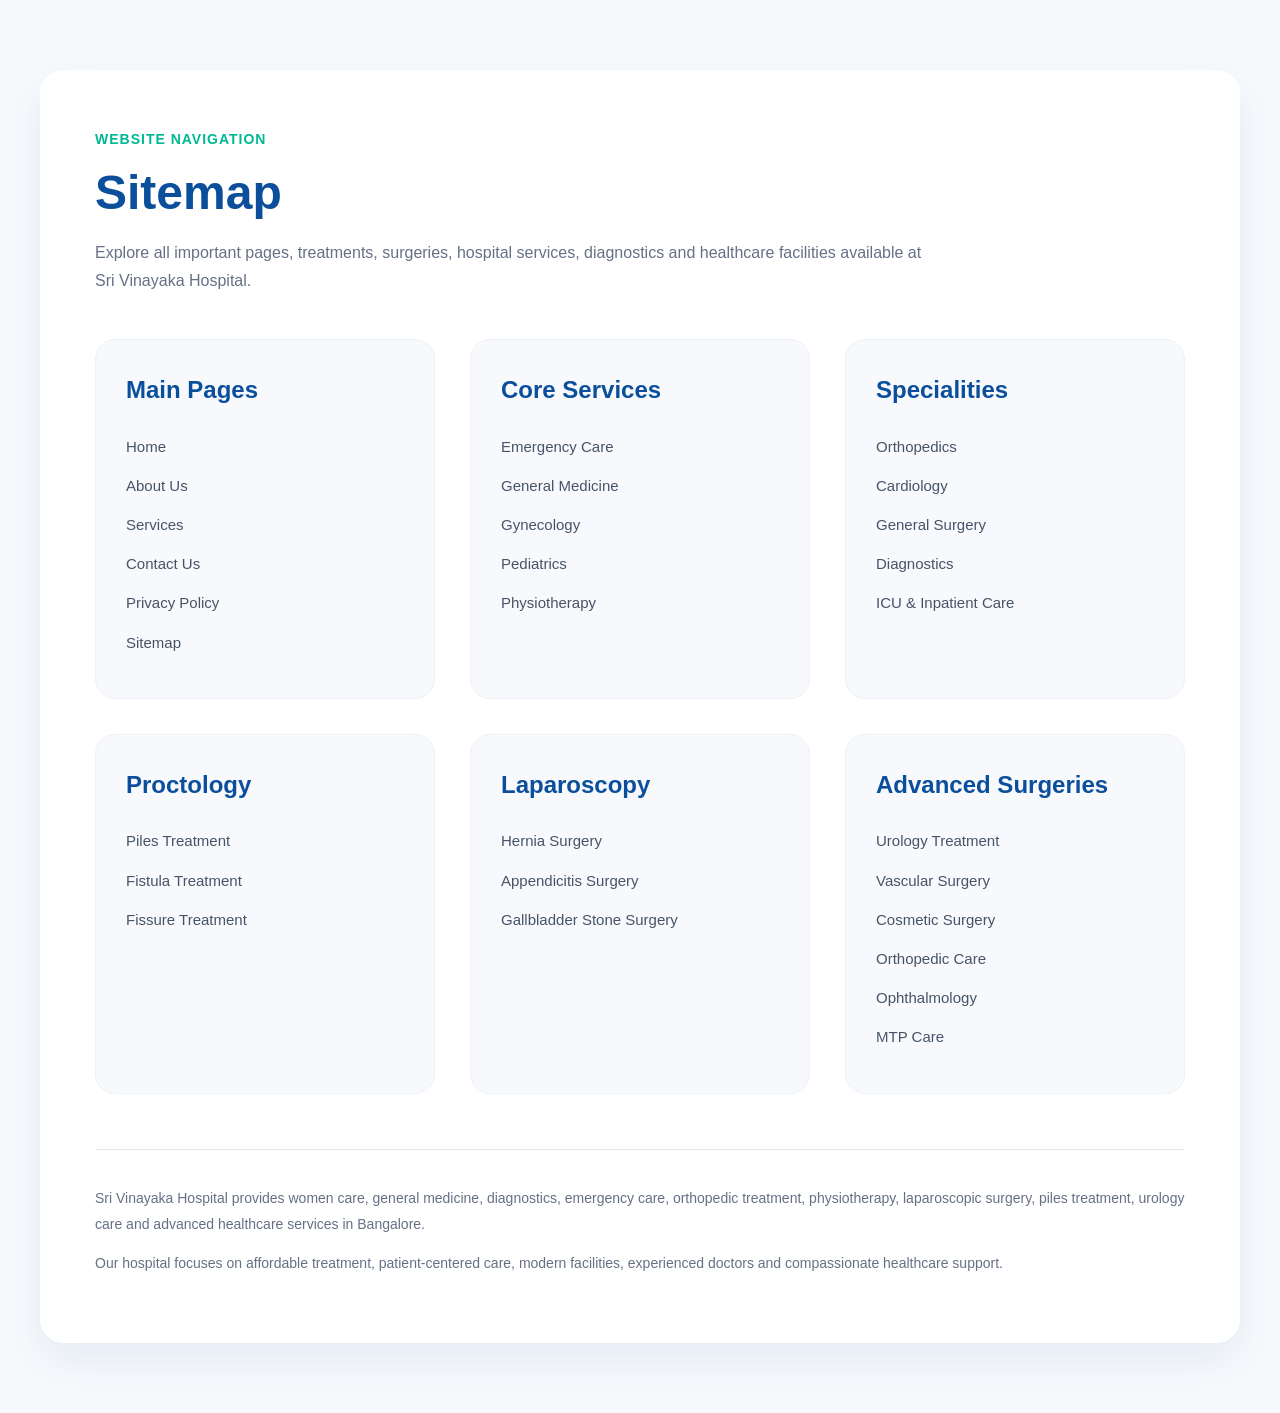
<file: sitemap.html>
<!DOCTYPE html>
<html lang="en">
<head>
  <meta charset="UTF-8" />
  <meta name="viewport" content="width=device-width, initial-scale=1.0" />
  <!-- Facebook Pixel Code -->
  <script>
    !function(f,b,e,v,n,t,s)
    {if(f.fbq)return;n=f.fbq=function(){n.callMethod?
    n.callMethod.apply(n,arguments):n.queue.push(arguments)};
    if(!f._fbq)f._fbq=n;n.push=n;n.loaded=!0;n.version='2.0';
    n.queue=[];t=b.createElement(e);t.async=!0;
    t.src=v;s=b.getElementsByTagName(e)[0];
    s.parentNode.insertBefore(t,s)}(window, document,'script',
    'https://connect.facebook.net/en_US/fbevents.js');

    fbq('init', '3462955270529454');
    fbq('track', 'PageView');
  </script>
  <noscript>
    <img height="1" width="1" style="display:none"
    src="https://www.facebook.com/tr?id=3462955270529454&ev=PageView&noscript=1"/>
  </noscript>
  <!-- End Facebook Pixel Code -->
   
  <title>Sitemap | Sri Vinayaka Hospital</title>

  <style>

    *{
      margin:0;
      padding:0;
      box-sizing:border-box;
      font-family: Arial, Helvetica, sans-serif;
    }

    body{
      background:#f7f9fc;
      color:#1f2937;
      line-height:1.7;
    }

    .sitemap-page{
      padding:70px 20px;
    }

    .sitemap-container{
      max-width:1200px;
      margin:auto;

      background:#ffffff;

      padding:55px;

      border-radius:24px;

      box-shadow:0 18px 45px rgba(11,79,156,0.08);
    }

    .sitemap-tag{
      display:inline-block;

      color:#00b894;

      font-size:14px;
      font-weight:800;

      text-transform:uppercase;
      letter-spacing:1px;

      margin-bottom:12px;
    }

    h1{
      color:#0b4f9c;

      font-size:48px;
      line-height:1.2;

      margin-bottom:18px;
    }

    .sitemap-intro{
      color:#667085;

      font-size:16px;

      max-width:850px;

      margin-bottom:45px;
    }

    .sitemap-grid{
      display:grid;
      grid-template-columns:repeat(3,1fr);
      gap:35px;
    }

    .sitemap-card{
      background:#f7f9fc;

      padding:30px;

      border-radius:20px;

      border:1px solid #edf2f7;
    }

    .sitemap-card h2{
      color:#0b4f9c;

      font-size:24px;

      margin-bottom:22px;
    }

    .sitemap-card ul{
      list-style:none;
    }

    .sitemap-card ul li{
      margin-bottom:12px;
    }

    .sitemap-card ul li a{
      text-decoration:none;

      color:#475467;

      font-size:15px;

      transition:0.3s ease;
    }

    .sitemap-card ul li a:hover{
      color:#00b894;
      transform:translateX(4px);
      display:inline-block;
    }

    .seo-note{
      margin-top:55px;

      padding-top:35px;

      border-top:1px solid #e5e7eb;
    }

    .seo-note p{
      color:#667085;

      font-size:14px;
      line-height:1.9;

      margin-bottom:12px;
    }

    @media (max-width:992px){

      .sitemap-grid{
        grid-template-columns:repeat(2,1fr);
      }
    }

    @media (max-width:768px){

      .sitemap-page{
        padding:35px 15px;
      }

      .sitemap-container{
        padding:28px 20px;
        border-radius:18px;
      }

      h1{
        font-size:34px;
      }

      .sitemap-grid{
        grid-template-columns:1fr;
      }

      .sitemap-card{
        padding:24px;
      }
    }

  </style>
</head>

<body>

<main class="sitemap-page">

  <div class="sitemap-container">

    <span class="sitemap-tag">
      Website Navigation
    </span>

    <h1>
      Sitemap
    </h1>

    <p class="sitemap-intro">
      Explore all important pages, treatments, surgeries, hospital services,
      diagnostics and healthcare facilities available at Sri Vinayaka Hospital.
    </p>



    <div class="sitemap-grid">


      <div class="sitemap-card">

        <h2>Main Pages</h2>

        <ul>

          <li>
            <a href="index.html">
              Home
            </a>
          </li>

          <li>
            <a href="about.html">
              About Us
            </a>
          </li>

          <li>
            <a href="service.html">
              Services
            </a>
          </li>

          <li>
            <a href="contact.html">
              Contact Us
            </a>
          </li>

          <li>
            <a href="privacypolicy.html">
              Privacy Policy
            </a>
          </li>

          <li>
            <a href="sitemap.html">
              Sitemap
            </a>
          </li>

        </ul>

      </div>



      <div class="sitemap-card">

        <h2>Core Services</h2>

        <ul>

          <li>
            <a href="service.html#emergency">
              Emergency Care
            </a>
          </li>

          <li>
            <a href="service.html#general-medicine">
              General Medicine
            </a>
          </li>

          <li>
            <a href="service.html#gynecology">
              Gynecology
            </a>
          </li>

          <li>
            <a href="service.html#pediatrics">
              Pediatrics
            </a>
          </li>

          <li>
            <a href="service.html#physiotherapy">
              Physiotherapy
            </a>
          </li>

        </ul>

      </div>



      <div class="sitemap-card">

        <h2>Specialities</h2>

        <ul>

          <li>
            <a href="service.html#orthopedics">
              Orthopedics
            </a>
          </li>

          <li>
            <a href="service.html#cardiology">
              Cardiology
            </a>
          </li>

          <li>
            <a href="service.html#general-surgery">
              General Surgery
            </a>
          </li>

          <li>
            <a href="service.html#diagnostics">
              Diagnostics
            </a>
          </li>

          <li>
            <a href="service.html#icu">
              ICU & Inpatient Care
            </a>
          </li>

        </ul>

      </div>



      <div class="sitemap-card">

        <h2>Proctology</h2>

        <ul>

          <li>
            <a href="surgeries.html?type=proctology">
              Piles Treatment
            </a>
          </li>

          <li>
            <a href="surgeries.html?type=proctology">
              Fistula Treatment
            </a>
          </li>

          <li>
            <a href="surgeries.html?type=proctology">
              Fissure Treatment
            </a>
          </li>

        </ul>

      </div>



      <div class="sitemap-card">

        <h2>Laparoscopy</h2>

        <ul>

          <li>
            <a href="surgeries.html?type=laparoscopy">
              Hernia Surgery
            </a>
          </li>

          <li>
            <a href="surgeries.html?type=laparoscopy">
              Appendicitis Surgery
            </a>
          </li>

          <li>
            <a href="surgeries.html?type=laparoscopy">
              Gallbladder Stone Surgery
            </a>
          </li>

        </ul>

      </div>



      <div class="sitemap-card">

        <h2>Advanced Surgeries</h2>

        <ul>

          <li>
            <a href="surgeries.html?type=urology">
              Urology Treatment
            </a>
          </li>

          <li>
            <a href="surgeries.html?type=vascular">
              Vascular Surgery
            </a>
          </li>

          <li>
            <a href="surgeries.html?type=cosmetic">
              Cosmetic Surgery
            </a>
          </li>

          <li>
            <a href="surgeries.html?type=orthopedics">
              Orthopedic Care
            </a>
          </li>

          <li>
            <a href="surgeries.html?type=ophthalmology">
              Ophthalmology
            </a>
          </li>

          <li>
            <a href="surgeries.html?type=mtp">
              MTP Care
            </a>
          </li>

        </ul>

      </div>


    </div>



    <div class="seo-note">

      <p>
        Sri Vinayaka Hospital provides women care, general medicine,
        diagnostics, emergency care, orthopedic treatment,
        physiotherapy, laparoscopic surgery, piles treatment,
        urology care and advanced healthcare services in Bangalore.
      </p>

      <p>
        Our hospital focuses on affordable treatment,
        patient-centered care, modern facilities,
        experienced doctors and compassionate healthcare support.
      </p>

    </div>


  </div>

</main>

</body>
</html>
</file>
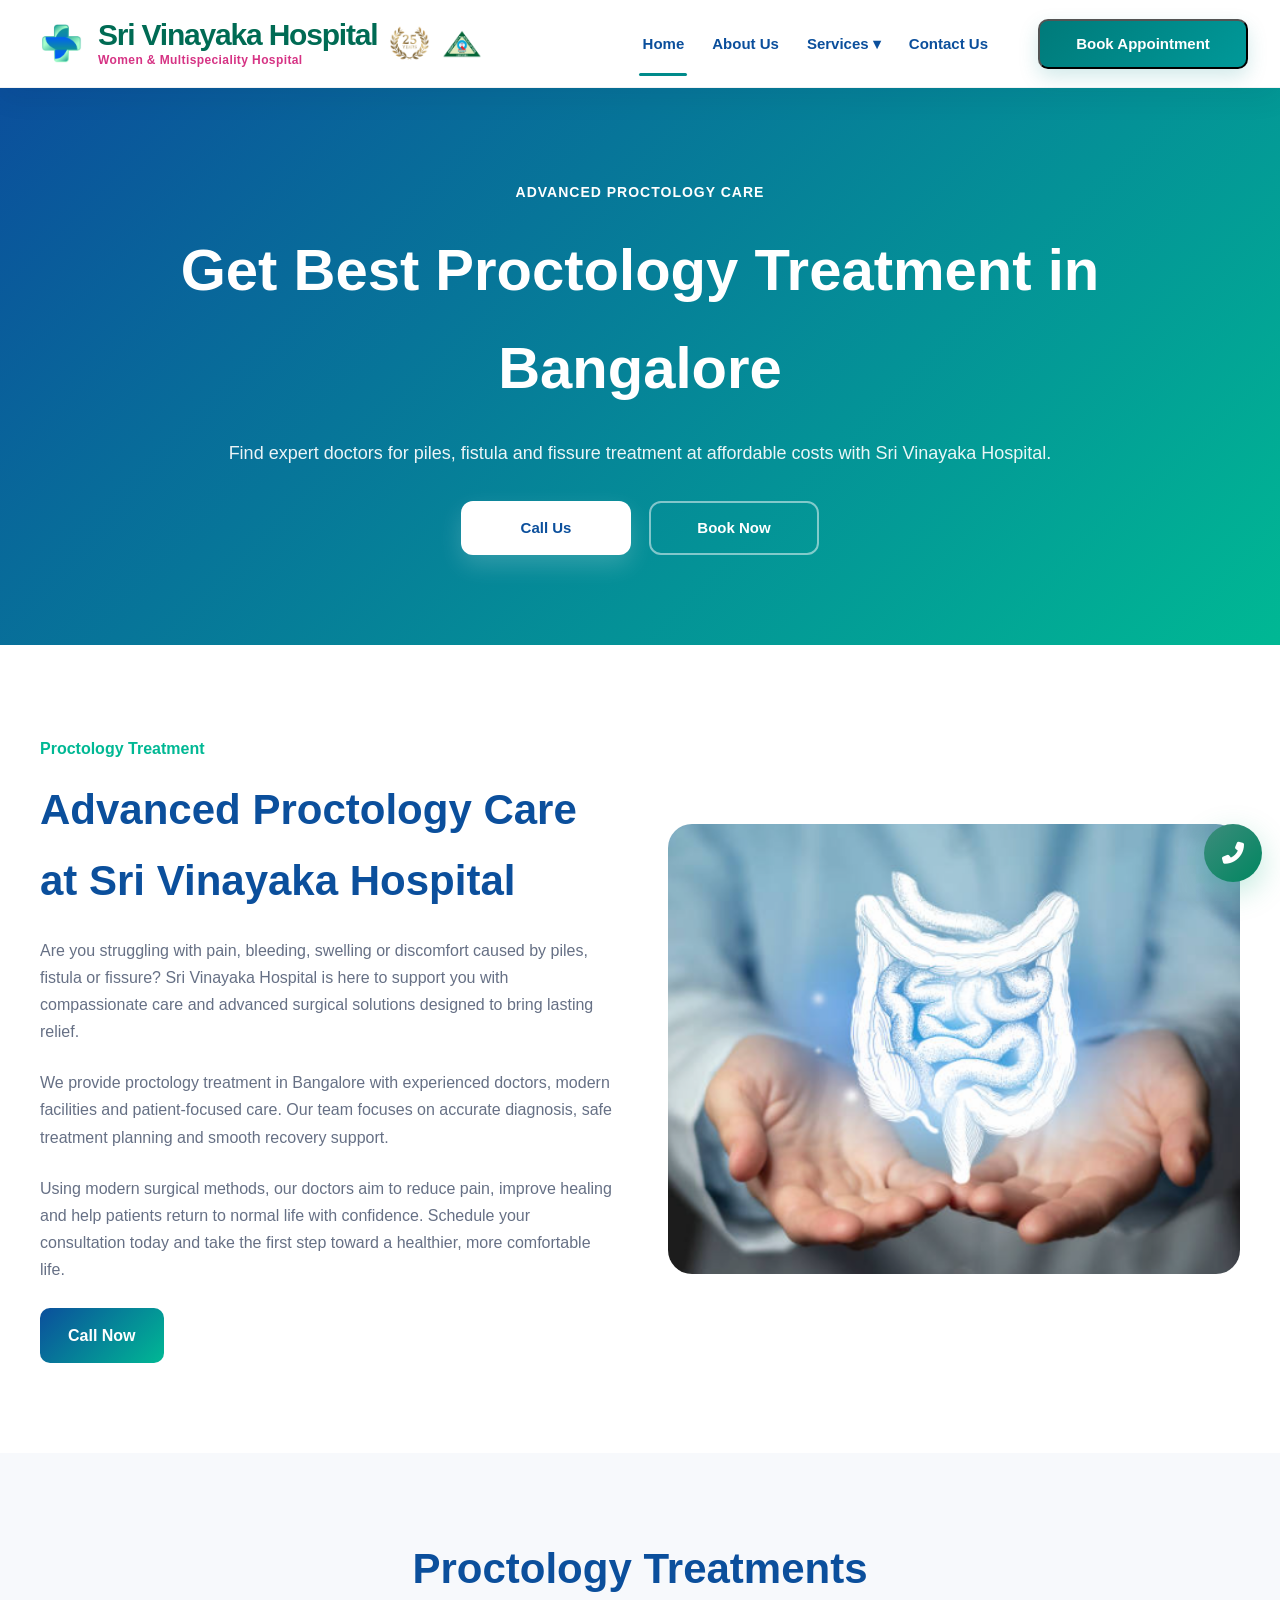
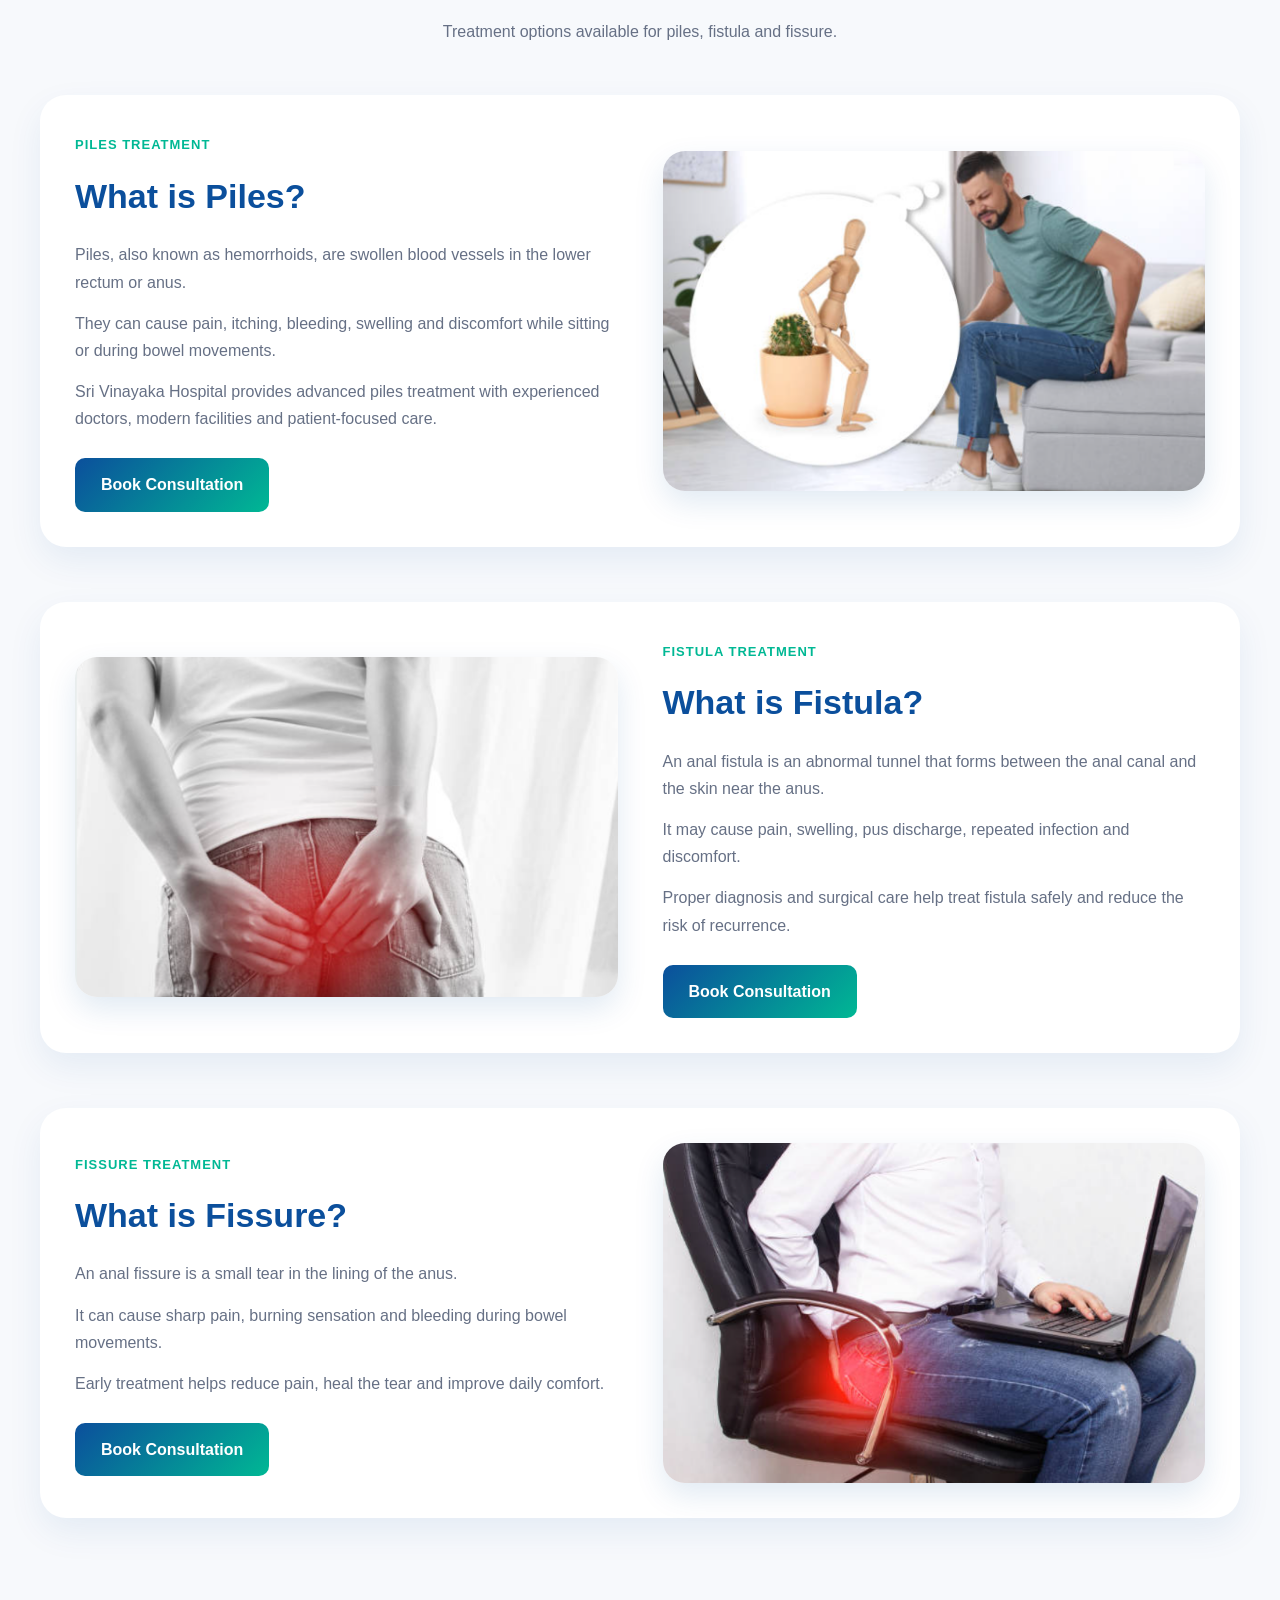
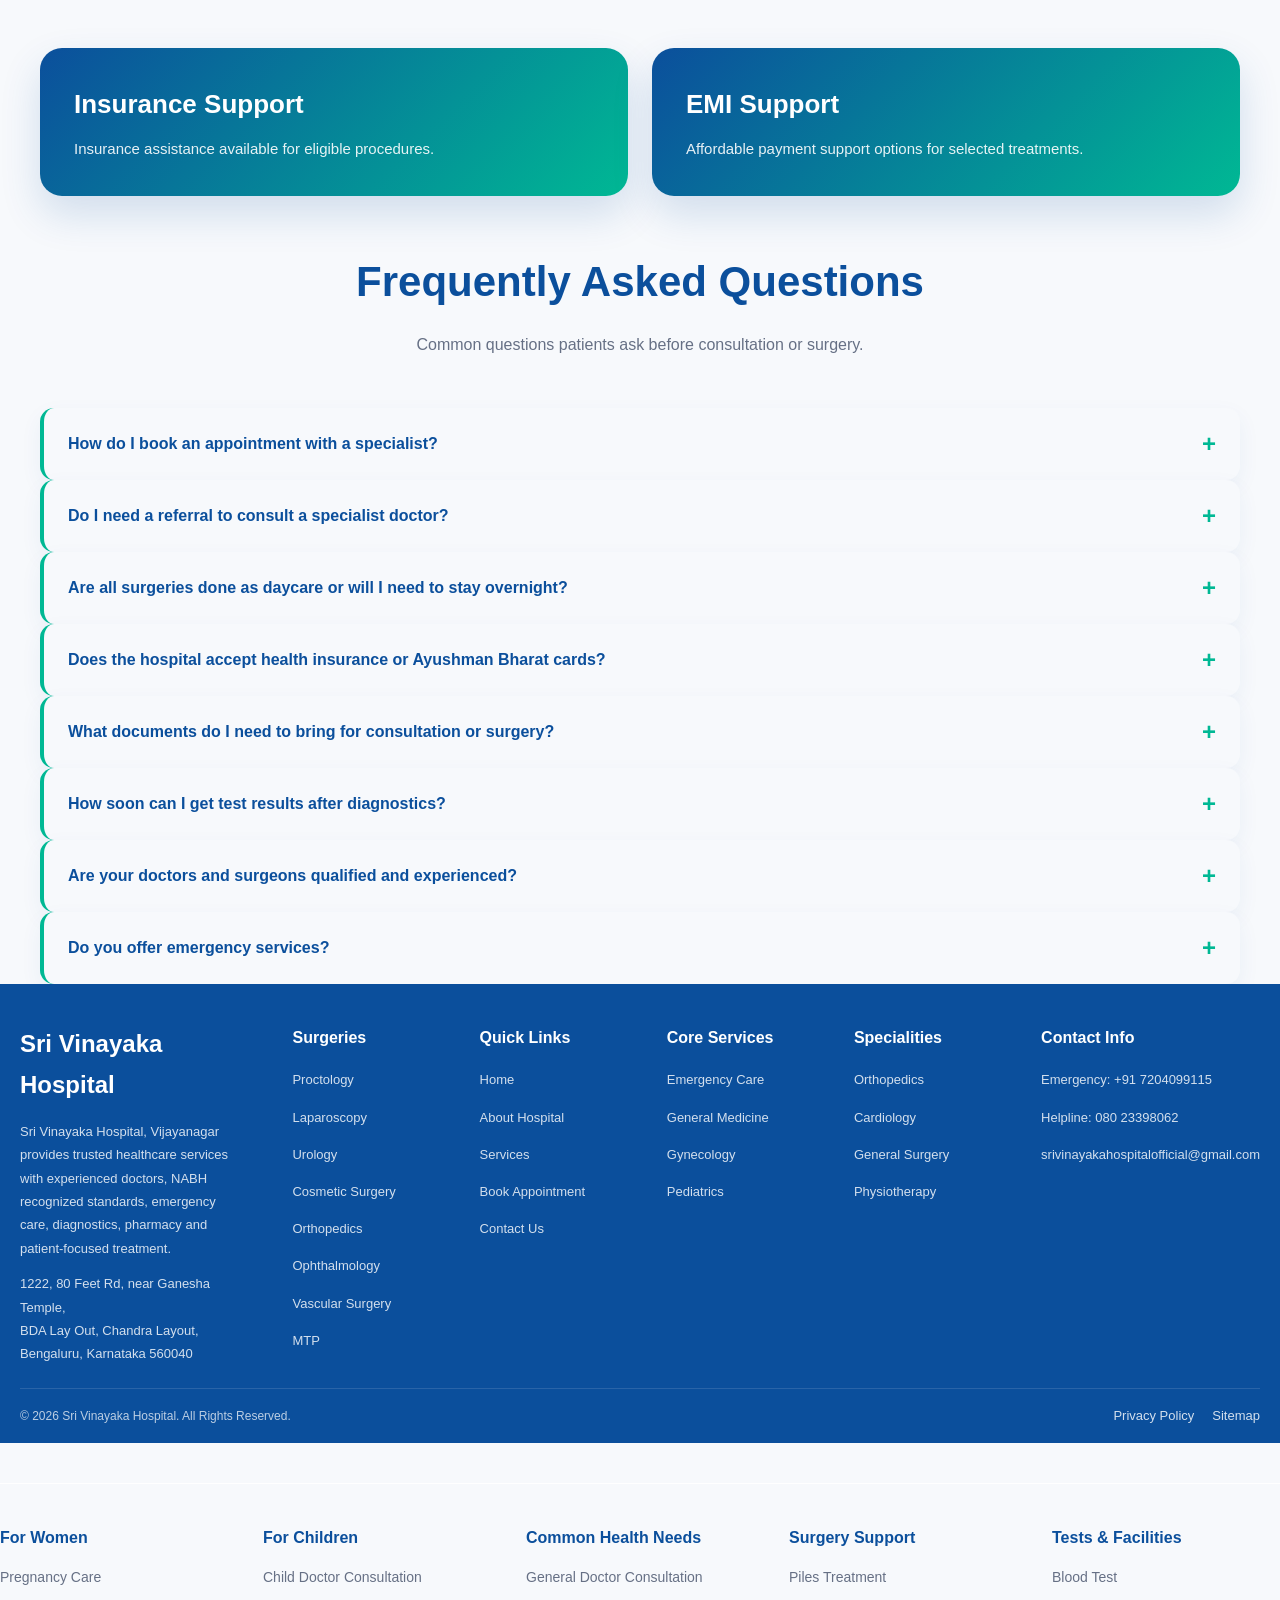
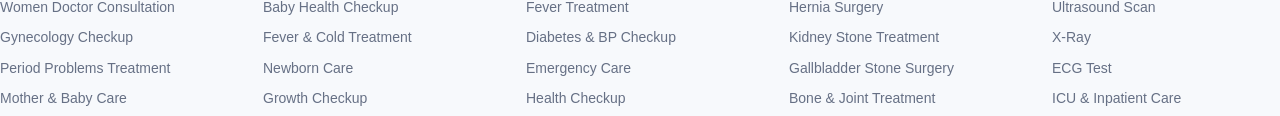
<file: surgeries.html>
<!DOCTYPE html>
<html lang="en">
<head>
  <meta charset="UTF-8" />
  <meta name="viewport" content="width=device-width, initial-scale=1.0" />

  <title id="pageTitle">
    Advanced Surgeries in Bengaluru | Sri Vinayaka Hospital
  </title>

  <meta
    name="description"
    content="Sri Vinayaka Hospital Bengaluru provides advanced surgical treatments including piles, fistula, fissure, hernia, kidney stone, urology, orthopedics, vascular surgery and laparoscopic procedures."
  />

  <meta
    name="keywords"
    content="surgery hospital Bengaluru, piles treatment Bengaluru, fistula surgery Bengaluru, fissure treatment Bengaluru, laparoscopic surgery Bengaluru, hernia surgery Bengaluru, kidney stone treatment Bengaluru, orthopedic surgery Bengaluru, vascular surgery Bengaluru, Sri Vinayaka Hospital"
  />

  <meta name="author" content="Sri Vinayaka Hospital" />

  <meta name="robots" content="index, follow" />

  <link
    rel="canonical"
    href="https://www.srivinayakahospital.com/surgeries.html"
  />
<link rel="stylesheet" href="https://cdnjs.cloudflare.com/ajax/libs/font-awesome/6.5.1/css/all.min.css">
  <meta
    property="og:title"
    content="Advanced Surgeries in Bengaluru | Sri Vinayaka Hospital"
  />

  <meta
    property="og:description"
    content="Expert surgical care for piles, fistula, fissure, hernia, urology, orthopedics, vascular surgery and laparoscopic procedures."
  />

  <meta property="og:type" content="website" />

  <meta
    property="og:url"
    content="https://www.srivinayakahospital.com/surgeries.html"
  />

  <meta
    property="og:image"
    content="https://www.srivinayakahospital.com/assets/hospital-hero.png"
  />

  <link rel="icon" href="assets/logo.webp" />

  <link rel="stylesheet" href="style.css" />
  <link rel="stylesheet" href="service.css" />

    <!-- Facebook Pixel Code -->
  <script>
    !function(f,b,e,v,n,t,s)
    {if(f.fbq)return;n=f.fbq=function(){n.callMethod?
    n.callMethod.apply(n,arguments):n.queue.push(arguments)};
    if(!f._fbq)f._fbq=n;n.push=n;n.loaded=!0;n.version='2.0';
    n.queue=[];t=b.createElement(e);t.async=!0;
    t.src=v;s=b.getElementsByTagName(e)[0];
    s.parentNode.insertBefore(t,s)}(window, document,'script',
    'https://connect.facebook.net/en_US/fbevents.js');

    fbq('init', '3462955270529454');
    fbq('track', 'PageView');
  </script>
  <noscript>
    <img height="1" width="1" style="display:none"
    src="https://www.facebook.com/tr?id=3462955270529454&ev=PageView&noscript=1"/>
  </noscript>
  <!-- End Facebook Pixel Code -->

  
</head>
<body>

<header class="site-header">
  <nav class="navbar">
<div class="brand">

    <div class="brand-left">
        <img src="assets/logo.webp" alt="" class="logo">

        <div class="brand-text">
            <span class="hospital-name">Sri Vinayaka Hospital</span>
            <small class="hospital-tagline">
                Women & Multispeciality Hospital
            </small>
        </div>
    </div>

    <div class="brand-badges">
        <img src="assets/25.jpg" alt="" class="badge-logo">
        <img src="assets/nabh.png" alt="" class="badge-logo">
    </div>

</div>

    <ul class="nav-menu">
      <li><a href="index.html" class="active">Home</a></li>
      <li><a href="about.html">About Us</a></li>
            <li class="has-mega-menu">
              <a href="service.html" class="services-link">Services ▾</a>

              <div class="mega-menu">
                <div class="mega-col">
                  <h3>Core Services</h3>
                  <a href="service.html#emergency">Emergency Care</a>
                  <a href="service.html#general-medicine">General Medicine</a>
                  <a href="service.html#gynecology">Gynecology</a>
                  <a href="service.html#pediatrics">Pediatrics</a>
                </div>

                <div class="mega-col">
                  <h3>Specialities</h3>
                  <a href="service.html#orthopedics">Orthopedics</a>
                  <a href="service.html#cardiology">Cardiology</a>
                  <a href="service.html#general-surgery">General Surgery</a>
                  <a href="service.html#physiotherapy">Physiotherapy</a>
                </div>

                <div class="mega-col">
                  <h3>Surgeries</h3>

                  <a href="surgeries.html?type=proctology">Proctology</a>

                  <a href="surgeries.html?type=laparoscopy">Laparoscopy</a>

                  <a href="surgeries.html?type=urology">Urology</a>

                  <a href="surgeries.html?type=cosmetic">Cosmetic Surgery</a>

                  <a href="surgeries.html?type=orthopedics">Orthopedics</a>

                  <a href="surgeries.html?type=ophthalmology">Ophthalmology</a>

                  <a href="surgeries.html?type=vascular">Vascular Surgery</a>

                  <a href="surgeries.html?type=mtp">MTP</a>
                </div>
              </div>
            </li>
      <li><a href="Contact.html">Contact Us</a></li>
      
    </ul>

        <button class="nav-btn" id="openPopup">
          Book Appointment
        </button>
  </nav>
</header>


<section class="surgery-hero">
  <div class="container">

    <span class="hero-tag" id="heroTag">Advanced Surgical Care</span>

    <h1 id="mainTitle">Surgery</h1>

    <p id="mainDescription">
      Trusted surgical treatment with experienced specialists and modern facilities.
    </p>

<div class="hero-action-buttons">

  <a href="tel:+917204099115" class="hero-btn primary-call">
    Call Us
  </a>

  <a href="#treatments" class="hero-btn secondary-call">
    Book Now
  </a>

</div>

  </div>
</section>

<section class="info-section">
  <div class="container info-layout">

    <div class="info-content">
      <span id="aboutTag">Treatment Overview</span>

      <h2 id="aboutTitle">About Treatment</h2>

      <div id="aboutDescription"></div>

      <a href="tel:+917204099115" class="call-btn">Call Now</a>
    </div>

    <div class="info-image">
      <img id="mainImage" src="assets/gensur.png" alt="Surgery" />
    </div>

  </div>
</section>

<section class="sub-services-section" id="treatments">
  <div class="container">

    <div class="section-header">
      <h2 id="subHeading">Our Treatments</h2>
      <p id="subDescription">
        Choose the treatment below to know more about available care and procedures.
      </p>
    </div>

    <div class="sub-services-grid" id="subServicesGrid"></div>

  </div>
</section>

<section class="banner-section">
  <div class="container banner-grid">
    <div class="mini-banner">
      <h3>Insurance Support</h3>
      <p>Insurance assistance available for eligible procedures.</p>
    </div>

    <div class="mini-banner">
      <h3>EMI Support</h3>
      <p>Affordable payment support options for selected treatments.</p>
    </div>
  </div>
</section>

<section class="faq-section">
  <div class="container">

    <div class="section-header">
      <h2>Frequently Asked Questions</h2>
      <p>Common questions patients ask before consultation or surgery.</p>
    </div>

    <div class="faq-list" id="faqList"></div>

  </div>
</section>


<!-- POPUP -->

<div class="appointment-popup" id="appointmentPopup">

  <div class="popup-overlay" id="closePopup"></div>

  <div class="popup-box">

    <button class="popup-close" id="closePopupBtn">
      ×
    </button>

    <span class="popup-tag">
      Sri Vinayaka Hospital
    </span>

    <h2>
      Book Appointment
    </h2>

    <p>
      Fill your details and our team will contact you shortly.
    </p>

    <form class="appointment-form" id="telegramForm">

      <div class="form-group">
        <input
          type="text"
          placeholder="Patient Name"
          required
        >
      </div>

      <div class="form-group">
        <input
          type="tel"
          placeholder="Mobile Number"
          required
        >
      </div>

      <div class="form-group">

        <select required>

          <option value="">
            Select Service
          </option>

          <option>
            General Medicine
          </option>

          <option>
            Gynecology
          </option>

          <option>
            Pediatrics
          </option>

          <option>
            Orthopedics
          </option>

          <option>
            Cardiology
          </option>

          <option>
            General Surgery
          </option>

        </select>

      </div>

      <button type="submit" class="submit-btn">
        Submit Appointment
      </button>

    </form>

  </div>

</div>


<div class="success-popup" id="successPopup">

  <div class="success-box">

    <div class="success-icon">
      ✓
    </div>

    <h3 id="successTitle">
      Hello!
    </h3>

    <p>
      Your appointment booking is confirmed.
      Our team will get back to you shortly.
    </p>

    <button id="successClose">
      Close
    </button>

  </div>

</div>


<footer class="site-footer">
  <div class="footer-container">
    

    <div class="footer-col footer-brand">
      <h2>Sri Vinayaka Hospital</h2>
      <p>
        Sri Vinayaka Hospital, Vijayanagar provides trusted healthcare services
        with experienced doctors, NABH recognized standards, emergency care,
        diagnostics, pharmacy and patient-focused treatment.
      </p>

      <p class="footer-address">
        1222, 80 Feet Rd, near Ganesha Temple,<br>
        BDA Lay Out, Chandra Layout,<br>
        Bengaluru, Karnataka 560040
      </p>
    </div>

<div class="footer-col">
  <h3>Surgeries</h3>

  <ul>

    <li>
      <a href="surgeries.html?type=proctology">
        Proctology
      </a>
    </li>

    <li>
      <a href="surgeries.html?type=laparoscopy">
        Laparoscopy
      </a>
    </li>

    <li>
      <a href="surgeries.html?type=urology">
        Urology
      </a>
    </li>

    <li>
      <a href="surgeries.html?type=cosmetic">
        Cosmetic Surgery
      </a>
    </li>

    <li>
      <a href="surgeries.html?type=orthopedics">
        Orthopedics
      </a>
    </li>

    <li>
      <a href="surgeries.html?type=ophthalmology">
        Ophthalmology
      </a>
    </li>

    <li>
      <a href="surgeries.html?type=vascular">
        Vascular Surgery
      </a>
    </li>

    <li>
      <a href="mtp.html">
        MTP
      </a>
    </li>

  </ul>
</div>

    <div class="footer-col">
      <h3>Quick Links</h3>
      <ul>
        <li><a href="index.html">Home</a></li>
        <li><a href="about.html">About Hospital</a></li>
        <li><a href="service.html">Services</a></li>
        <li><a href="#appointment">Book Appointment</a></li>
        <li><a href="Contact.html">Contact Us</a></li>
      </ul>
    </div>



<div class="footer-col">
  <h3>Core Services</h3>

  <ul>

    <li>
      <a href="service.html#emergency">
        Emergency Care
      </a>
    </li>

    <li>
      <a href="service.html#general-medicine">
        General Medicine
      </a>
    </li>

    <li>
      <a href="service.html#gynecology">
        Gynecology
      </a>
    </li>

    <li>
      <a href="service.html#pediatrics">
        Pediatrics
      </a>
    </li>

  </ul>
</div>



<div class="footer-col">
  <h3>Specialities</h3>

  <ul>

    <li>
      <a href="service.html#orthopedics">
        Orthopedics
      </a>
    </li>

    <li>
      <a href="service.html#cardiology">
        Cardiology
      </a>
    </li>

    <li>
      <a href="service.html#general-surgery">
        General Surgery
      </a>
    </li>

    <li>
      <a href="service.html#physiotherapy">
        Physiotherapy
      </a>
    </li>

  </ul>
</div>

    <div class="footer-col">
      <h3>Contact Info</h3>
      <ul>
        <li><a href="tel:+917204099115">Emergency: +91 7204099115</a></li>
        <li><a href="tel:080 23398062">Helpline: 080 23398062</a></li>
        <li><a href="mailto:info@srivinayakahospital.com">srivinayakahospitalofficial@gmail.com</a></li>
      </ul>
    </div>

  </div>

  <div class="footer-bottom">
    <p>© 2026 Sri Vinayaka Hospital. All Rights Reserved.</p>
    <div>
      <a href="privacypolicy.html">Privacy Policy</a>
      <a href="sitemap.html">Sitemap</a>
    </div>
  </div>
</footer>
<div class="footer-seo-links">

  <div class="seo-text-col">
    <h4>For Women</h4>
    <span>Pregnancy Care</span>
    <span>Women Doctor Consultation</span>
    <span>Gynecology Checkup</span>
    <span>Period Problems Treatment</span>
    <span>Mother & Baby Care</span>
  </div>

  <div class="seo-text-col">
    <h4>For Children</h4>
    <span>Child Doctor Consultation</span>
    <span>Baby Health Checkup</span>
    <span>Fever & Cold Treatment</span>
    <span>Newborn Care</span>
    <span>Growth Checkup</span>
  </div>

  <div class="seo-text-col">
    <h4>Common Health Needs</h4>
    <span>General Doctor Consultation</span>
    <span>Fever Treatment</span>
    <span>Diabetes & BP Checkup</span>
    <span>Emergency Care</span>
    <span>Health Checkup</span>
  </div>

  <div class="seo-text-col">
    <h4>Surgery Support</h4>
    <span>Piles Treatment</span>
    <span>Hernia Surgery</span>
    <span>Kidney Stone Treatment</span>
    <span>Gallbladder Stone Surgery</span>
    <span>Bone & Joint Treatment</span>
  </div>

  <div class="seo-text-col">
    <h4>Tests & Facilities</h4>
    <span>Blood Test</span>
    <span>Ultrasound Scan</span>
    <span>X-Ray</span>
    <span>ECG Test</span>
    <span>ICU & Inpatient Care</span>
  </div>

</div>

<a href="tel:+917204099115" class="floating-call">
    <i class="fas fa-phone-alt"></i>
</a>


<div class="call-popup" id="callPopup">
    <button class="popup-close-btn">&times;</button>

    <h4>Need Help?</h4>

    <p>
        Looking for a doctor, surgery, scan or appointment?
    </p>

    <a href="tel:+917204099115">
        📞 Call Now
    </a>
</div>


<script src="script.js"></script>
<script src="surgeries.js"></script>
</body>
</html>
</file>
<file: style.css>
:root {
  --primary: #008b8b;
  --primary-dark: #006f6f;
  --navy: #071f3d;
  --text: #334155;
  --white: #ffffff;
  --soft: #eefafa;
}

main {
  position: relative;
  z-index: 1;
}


* {
  margin: 0;
  padding: 0;
  box-sizing: border-box;
}

html {
  scroll-behavior: smooth;
}

body {
  font-family: "Inter", Arial, sans-serif;
  background: var(--soft);
  color: var(--navy);
  overflow-x: hidden;
}

a {
  color: inherit;
  text-decoration: none;
}

img {
  display: block;
}

/* HEADER */

.site-header {
  width: 100%;
  height: 80px;
  background: rgba(255, 255, 255, 0.94);

  position: sticky;
  top: 0;
  left: 0;

  z-index: 9999;

  backdrop-filter: blur(14px);
  -webkit-backdrop-filter: blur(14px);

  border-bottom: 1px solid rgba(15, 23, 42, 0.05);

  box-shadow:
    0 10px 30px rgba(15, 23, 42, 0.06);
}

.navbar {
  width: min(100% - 96px, 1800px);
  height: 100%;
  margin: 0 auto;
  display: flex;
  align-items: center;
}

.brand {
  display: flex;
  align-items: center;
  gap: 12px;
  flex-shrink: 0;
}

.logo {
  width: 64px;
  height: 64px;
  object-fit: contain;
}

.brand span {
  font-size: 36px;
  font-weight: 800;
  line-height: 1;
  color: #006b54;
  letter-spacing: -1.2px;
  white-space: nowrap;
}

.nav-menu {
  margin-left: auto;
  display: flex;
  align-items: center;
  gap: 54px;
  list-style: none;
}

.nav-menu a {
  position: relative;
  font-size: 18px;
  font-weight: 500;
  color: #0f1f35;
}

.nav-menu > li > a.active::after,
.nav-menu > li > a:hover::after {
  content: "";
  position: absolute;
  left: 50%;
  bottom: -24px;
  width: 48px;
  height: 3px;
  border-radius: 20px;
  background: var(--primary);
  transform: translateX(-50%);
}

.nav-btn {
  height: 48px;
  min-width: 190px;
  margin-left: 32px;
  padding: 0 20px;

  border-radius: 10px;

  background: linear-gradient(135deg, #007a7a, #009999);
  color: #fff;

  display: inline-flex;
  align-items: center;
  justify-content: center;

  gap: 8px;

  font-size: 15px;
  font-weight: 700;

  box-shadow: 0 8px 20px rgba(0, 139, 139, 0.18);
}

.nav-toggle {
  display: none;
}

/* HERO */

.hero {
  position: relative;
  height: calc(100vh - 102px);
  min-height: 410px;
  max-height: 820px;
  overflow: hidden;
  background: #eefafa;
}

/* right-side image */
.hero-image-wrap {
  position: absolute;
  right: -40px;
  bottom: 0;
  width: 58%;
  height: 100%;
  z-index: 1;

  display: flex;
  align-items: center;
  justify-content: flex-end;

  overflow: hidden;
}

.hero-image {
  width: 100%;
  max-width: 920px;
  height: auto;

  object-fit: contain;

  filter:
    brightness(1.02)
    contrast(1.02)
    saturate(1.05);

  mask-image: linear-gradient(
    to left,
    rgba(0,0,0,1) 72%,
    rgba(0,0,0,0.88) 82%,
    rgba(0,0,0,0.45) 92%,
    transparent 100%
  );

  -webkit-mask-image: linear-gradient(
    to left,
    rgba(0,0,0,1) 72%,
    rgba(0,0,0,0.88) 82%,
    rgba(0,0,0,0.45) 92%,
    transparent 100%
  );
}

/* white/teal merge layer */
.hero-overlay {
  position: absolute;
  inset: 0;
  z-index: 2;

  background:
    linear-gradient(
      90deg,
      rgba(245,253,253,0.96) 0%,
      rgba(245,253,253,0.90) 2%,
      rgba(245,253,253,0.52) 14%,
      rgba(245,253,253,0.10) 12%,
      rgba(245,253,253,0) 22%
    );
}


.hero-content {
  position: relative;
  z-index: 10;
  width: 610px;
  margin-left: clamp(60px, 7vw, 130px);
  padding-top: clamp(105px, 13vh, 180px);
}

.hero-label {
  font-size: clamp(16px, 1.2vw, 22px);
  font-weight: 800;
  color: var(--primary);
  letter-spacing: 1px;
  margin-bottom: 10px;
}

.hero h1 {
  font-size: clamp(64px, 5.6vw, 104px);
  line-height: 0.95;
  font-weight: 900;
  letter-spacing: -5px;
  color: var(--navy);
  margin-bottom: 28px;
}

.title-line {
  display: block;
  width: 54px;
  height: 4px;
  border-radius: 20px;
  background: var(--primary);
  margin-bottom: 24px;
}

.hero-text {
  max-width: 540px;
  font-size: clamp(18px, 1.25vw, 21px);
  line-height: 1.55;
  color: var(--text);
  margin-bottom: 34px;
}

.hero-features {
  display: flex;
  align-items: center;
  gap: 34px;
  margin-bottom: 40px;
}

.feature {
  display: flex;
  align-items: center;
  gap: 12px;
}

.feature-icon {
  width: 58px;
  height: 58px;
  border-radius: 14px;
  background: rgba(226, 252, 252, 0.85);
  border: 1px solid rgba(0, 139, 139, 0.18);
  color: var(--primary);
  display: grid;
  place-items: center;
  font-size: 30px;
  font-weight: 800;
}

.feature strong {
  display: block;
  font-size: 20px;
  line-height: 1.15;
  color: #102033;
  font-weight: 800;
}

.feature span {
  display: block;
  font-size: 16px;
  line-height: 1.25;
  color: #334155;
}

.hero-buttons {
  display: flex;
  align-items: center;
  gap: 22px;
}

.btn {
  height: 58px;
  padding: 0 28px;
  border-radius: 12px;
  display: inline-flex;
  align-items: center;
  justify-content: center;
  gap: 12px;
  font-size: 18px;
  font-weight: 800;
  transition: 0.25s ease;
}

.btn:hover {
  transform: translateY(-3px);
}

.primary-btn {
  color: #fff;
  background: linear-gradient(135deg, #007a7a, #009999);
  box-shadow: 0 14px 30px rgba(0, 139, 139, 0.25);
}

.secondary-btn {
  color: #172033;
  background: rgba(255, 255, 255, 0.94);
  box-shadow: 0 10px 24px rgba(15, 23, 42, 0.10);
}

/* SERVICE STRIP */

/* DECORATIONS */

.dots {
  position: absolute;
  top: 40px;
  left: 10px;
  z-index: 4;
  width: 130px;
  height: 90px;
  background-image: radial-gradient(rgba(0, 139, 139, 0.15) 4px, transparent 4px);
  background-size: 24px 24px;
}

.plus-shape {
  position: absolute;
  top: 40px;
  left: 30%;
  z-index: 4;
  color: rgba(0, 139, 139, 0.08);
  font-size: 82px;
  font-weight: 900;
}

.bottom-wave {
  position: absolute;
  left: -115px;
  bottom: -170px;
  z-index: 3;
  width: 560px;
  height: 360px;
  background: #008b8b;
  border-radius: 52% 48% 0 0;
  transform: rotate(18deg);
}

.bottom-wave::before {
  content: "";
  position: absolute;
  top: -75px;
  left: 40px;
  width: 430px;
  height: 180px;
  background: #eafafa;
  border-radius: 50%;
}

.bottom-wave::after {
  content: "";
  position: absolute;
  left: 120px;
  bottom: 80px;
  width: 110px;
  height: 70px;
  background-image: radial-gradient(rgba(255,255,255,0.35) 3px, transparent 3px);
  background-size: 22px 22px;
}

/* LAPTOP FIX */
@media (max-width: 1450px) {
  .site-header {
    height: 88px;
  }

  .navbar {
    width: min(100% - 64px, 1400px);
  }

  .logo {
    width: 56px;
    height: 56px;
  }

  .brand span {
    font-size: 30px;
  }

  .nav-menu {
    gap: 34px;
  }

  .nav-menu a {
    font-size: 16px;
  }

  .nav-btn {
    height: 50px;
    min-width: 210px;
    margin-left: 28px;
    font-size: 15px;
  }

  .hero {
    height: calc(100vh - 88px);
    min-height: 640px;
    max-height: 760px;
  }

  .hero-content {
    width: 520px;
    padding-top: clamp(76px, 10vh, 120px);
  }

  .hero h1 {
    font-size: clamp(58px, 5vw, 82px);
  }

  .hero-text {
    font-size: 18px;
    max-width: 480px;
  }

  .hero-features {
    gap: 24px;
    margin-bottom: 30px;
  }

  .feature-icon {
    width: 50px;
    height: 50px;
    font-size: 25px;
  }

  .feature strong {
    font-size: 17px;
  }

  .feature span {
    font-size: 14px;
  }

  .btn {
    height: 52px;
    font-size: 15px;
  }
}

/* TABLET */

@media (max-width: 1180px) {
  .nav-menu {
    display: none;
  }

  .nav-btn {
    display: inline-flex;
    margin-left: auto;
  }

  .navbar {
    width: min(100% - 40px, 1100px);
  }

  .hero {
    min-height: 680px;
  }

  .hero-image-wrap {
    width: 62%;
    right: -80px;
  }

  .hero-content {
    width: 500px;
  }
}

/* MOBILE */

@media (max-width: 768px) {
.site-header {
  height: 76px;
  position: sticky;
  top: 0;
  z-index: 99999;
  background: rgba(255, 255, 255, 0.96);
  backdrop-filter: blur(14px);
  -webkit-backdrop-filter: blur(14px);
}

  .navbar {
    width: min(100% - 24px, 1100px);
    justify-content: flex-start;
  }

  .brand {
    max-width: 100%;
    gap: 10px;
  }

  .logo {
    width: 44px;
    height: 44px;
  }

  .brand span {
    font-size: 18px;
    letter-spacing: -0.4px;
    white-space: nowrap;
  }

.nav-toggle {
  display: none !important;
}

.navbar {
  width: 100%;
  padding: 8px 12px;
  display: flex;
  flex-direction: column;
  align-items: center;
  gap: 8px;
}

.site-header {
  height: auto;
  min-height: 118px;
  position: sticky;
  top: 0;
  z-index: 99999;
  background: rgba(255, 255, 255, 0.98);
}

.brand {
  width: 100%;
  justify-content: center;
}

.logo {
  width: 34px;
  height: 34px;
}

.brand span {
  font-size: 16px;
}

.nav-menu {
  display: flex !important;
  width: 100%;
  justify-content: center;
  gap: 14px;
  flex-wrap: wrap;
  margin-left: 0;
}

.nav-menu a {
  font-size: 12px;
  font-weight: 700;
}

.nav-menu > li > a.active::after,
.nav-menu > li > a:hover::after {
  bottom: -5px;
  width: 28px;
  height: 2px;
}

.nav-btn {
  display: none !important;
}

.hero {
  height: auto;
  min-height: calc(100vh - 118px);
  padding: 0 0 54px;
}

.hero-image-wrap {
  position: relative;
  width: 100%;
  height: 235px;
  right: auto;
  top: auto;
  bottom: auto;
  opacity: 1;
  z-index: 3;
  padding-top: 0;
  display: flex;
  align-items: center;
  justify-content: center;
  overflow: hidden;
}

.hero-image {
  width: 100%;
  height: 100%;
  max-width: none;
  object-fit: cover;
  object-position: center;
  opacity: 0.95;
  mask-image: linear-gradient(to bottom, rgba(0,0,0,1) 72%, transparent 100%);
  -webkit-mask-image: linear-gradient(to bottom, rgba(0,0,0,1) 72%, transparent 100%);
}

  .hero-overlay {
    background:
      linear-gradient(
        180deg,
        rgba(245,253,253,0.92) 0%,
        rgba(245,253,253,0.78) 46%,
        rgba(245,253,253,0.62) 100%
      );
  }

.hero-content {
  width: auto;
  margin: -18px 22px 0;
  padding-top: 0;
  text-align: center;
}

  .hero-label {
    font-size: 12px;
    letter-spacing: 0.8px;
    margin-bottom: 12px;
  }

  .hero h1 {
    font-size: 42px;
    line-height: 0.98;
    letter-spacing: -2px;
    margin-bottom: 22px;
  }

  .title-line {
    margin-inline: auto;
    margin-bottom: 18px;
  }

  .hero-text {
    max-width: 100%;
    margin-inline: auto;
    font-size: 16px;
    line-height: 1.55;
    margin-bottom: 26px;
  }

  .hero-features {
    flex-direction: column;
    align-items: center;
    gap: 14px;
    margin-bottom: 28px;
  }

  .feature {
    width: 190px;
    justify-content: flex-start;
    text-align: left;
  }

  .feature-icon {
    width: 44px;
    height: 44px;
    font-size: 21px;
  }

  .feature strong {
    font-size: 15px;
  }

  .feature span {
    font-size: 12px;
  }

  .hero-buttons {
    flex-direction: column;
    gap: 14px;
    width: 100%;
  }

  .btn {
    width: 100%;
    height: 50px;
    font-size: 14px;
  }

  .dots,
  .plus-shape,
  .bottom-wave {
    display: none;
  }
}

@media (max-width: 420px) {
  .brand span {
    font-size: 16px;
  }

  .logo {
    width: 40px;
    height: 40px;
  }

  .hero h1 {
    font-size: 38px;
  }

  .hero-image {
    max-width: 520px;
  }
}

/* 2nd banner  */

.hospital-overview {
  padding: 70px 20px;
  background: #ffffff;
}

.overview-container {
  max-width: 1100px;
  margin: auto;
}

.overview-container h2 {
  font-size: 42px;
  color: #0b4f9c;
  margin-bottom: 18px;
}

.overview-container > p {
  font-size: 15px;
  line-height: 1.8;
  color: #667085;
  margin-bottom: 18px;
}

.overview-card {
  display: grid;
  grid-template-columns: 2fr 1.1fr;
  margin-top: 35px;
  background: #0b4f9c;
}

.overview-image img {
  width: 100%;
  height: 100%;
  min-height: 360px;
  object-fit: cover;
  display: block;
}

.overview-info {
  padding: 35px 30px;
  color: #ffffff;
}

.overview-info h3 {
  font-size: 24px;
  margin-bottom: 14px;
}

.overview-info p {
  font-size: 14px;
  line-height: 1.7;
  margin-bottom: 18px;
}

.direction-btn {
  display: inline-block;
  background: #ffffff;
  color: #0b4f9c;
  padding: 13px 22px;
  border-radius: 4px;
  text-decoration: none;
  font-weight: 700;
  margin: 10px 0 25px;
}

.contact-box {
  background: #ffffff;
  color: #0b4f9c;
  padding: 13px 16px;
  margin-top: 12px;
  font-weight: 700;
  font-size: 14px;
}

.emergency {
  color: #e63946;
}

.helpline {
  color: #00a878;
}

.overview-stats {
  display: grid;
  grid-template-columns: repeat(3, 1fr);
  border-top: 1px solid #e5e7eb;
  margin-top: 0;
}

.stat-box {
  padding: 25px 30px;
  border-right: 1px solid #e5e7eb;
}

.stat-box:last-child {
  border-right: none;
}

.stat-box h3{
  font-size:38px;
  font-weight:800;
  color:#0b4f9c;
  margin-bottom:8px;
}
.stat-box h4 {
  font-size: 17px;
  color: #00a878;
  margin-bottom: 10px;
}

.stat-box p {
  font-size: 14px;
  color: #667085;
  line-height: 1.6;
}

/* Mobile Responsive */
@media (max-width: 768px) {
  .hospital-overview {
    padding: 45px 15px;
  }

  .overview-container h2 {
    font-size: 32px;
  }

  .overview-card {
    grid-template-columns: 1fr;
  }

  .overview-image img {
    min-height: 260px;
  }

  .overview-info {
    padding: 28px 20px;
  }

  .overview-stats {
    grid-template-columns: 1fr;
  }

  .stat-box {
    border-right: none;
    border-bottom: 1px solid #e5e7eb;
    padding: 22px 10px;
  }

  .stat-box:last-child {
    border-bottom: none;
  }
}

@media (max-width: 480px) {
  .overview-container h2 {
    font-size: 28px;
  }

  .overview-container > p {
    font-size: 14px;
  }

  .overview-info h3 {
    font-size: 21px;
  }

  .direction-btn {
    width: 100%;
    text-align: center;
  }
}


/* 3rd banner */

.doctors-section {
  padding: 70px 20px;
  background: #ffffff;
  overflow: hidden;
}

.doctors-container {
  max-width: 1200px;
  margin: auto;
}

.doctors-header {
  display: flex;
  justify-content: space-between;
  align-items: center;
  margin-bottom: 45px;
  gap: 20px;
}

.doctors-header h2 {
  font-size: 42px;
  color: #0b4f9c;
  margin-bottom: 10px;
}

.doctors-header p {
  max-width: 760px;
  color: #333;
  font-size: 15px;
  line-height: 1.6;
}

.view-all {
  color: #0b2f6b;
  font-weight: 700;
  text-decoration: none;
  white-space: nowrap;
}

.doctors-slider {
  overflow: hidden;
  width: 100%;
}

.doctors-track {
  display: flex;
  gap: 30px;
  transition: transform 0.4s ease;
}

.doctor-card {
  min-width: 260px;
  background: #ffffff;
  border-radius: 18px;
  overflow: hidden;
  position: relative;
  transition: all 0.35s ease;
  box-shadow: 0 8px 24px rgba(0, 0, 0, 0.06);
  border: 1px solid rgba(11, 79, 156, 0.06);
}

.doctor-card:hover {
  transform: translateY(-8px);
  box-shadow: 0 18px 38px rgba(11, 79, 156, 0.14);
}

.doctor-card img {
  width: 100%;
  height: 320px;
  object-fit: cover;
  display: block;
  background: #e5e7eb;
  transition: transform 0.5s ease;
}

.doctor-card:hover img {
  transform: scale(1.04);
}

/* Premium bottom content */
.doctor-info {
  padding: 22px 20px;
  background: #ffffff;
  position: relative;
}

.doctor-info::before {
  content: "";
  width: 55px;
  height: 3px;
  background: linear-gradient(135deg, #0b4f9c, #00b894);
  position: absolute;
  top: 0;
  left: 20px;
  border-radius: 50px;
}

.doctor-info h3 {
  font-size: 20px;
  color: #0b4f9c;
  margin-bottom: 8px;
  margin-top: 8px;
  font-weight: 700;
}

.doctor-info p {
  color: #667085;
  font-size: 14px;
  line-height: 1.6;
}


.doctor-info {
  padding: 20px;
}

.doctor-info h3 {
  color: #123f7a;
  font-size: 20px;
  margin-bottom: 8px;
}

.doctor-info p {
  color: #244c8f;
  font-size: 14px;
  line-height: 1.5;
}
.doctor-buttons {
  display: flex;
  gap: 14px;
  margin-top: 28px;
}

.doctor-buttons button {
  width: 48px;
  height: 48px;
  border-radius: 50%;
  background: #ffffff;
  border: 2px solid transparent;
  color: #0b4f9c;
  font-size: 18px;
  cursor: pointer;
  transition: all 0.35s ease;
  position: relative;

  display: flex;
  align-items: center;
  justify-content: center;

  background-image:
    linear-gradient(#fff, #fff),
    linear-gradient(135deg, #0b4f9c, #00b894);

  background-origin: border-box;
  background-clip: padding-box, border-box;

  box-shadow: 0 6px 18px rgba(11, 79, 156, 0.12);
}

.doctor-buttons button:hover {
  color: #00b894;
  transform: translateY(-4px);
  box-shadow: 0 10px 22px rgba(0, 184, 148, 0.22);
}

.doctor-buttons button:active {
  transform: scale(0.96);
}
/* Mobile */


/* Mobile Responsive */
@media (max-width: 768px) {
  .doctors-section {
    padding: 45px 15px;
  }

  .doctors-header {
    flex-direction: column;
    align-items: flex-start;
  }

  .doctors-header h2 {
    font-size: 32px;
  }

  .doctor-card {
    min-width: 82%;
  }

  .doctor-card img {
    height: 290px;
  }

  .doctor-info {
    padding: 18px;
  }

  .doctor-info h3 {
    font-size: 18px;
  }
  .doctor-buttons {
    gap: 10px;
  }

  .doctor-buttons button {
    width: 42px;
    height: 42px;
    font-size: 16px;
  }


}


/* 4th banner */
.specialities-section {
  position: relative;
  padding: 100px 20px;
  background:
    radial-gradient(circle at top left, rgba(0, 184, 148, 0.05), transparent 28%),
    radial-gradient(circle at bottom right, rgba(11, 79, 156, 0.05), transparent 30%),
    #ffffff;
  overflow: hidden;
}

.specialities-container {
  max-width: 1280px;
  margin: auto;
  position: relative;
  z-index: 2;
}

/* =========================
   HEADER
========================= */

.specialities-header {
  display: flex;
  justify-content: space-between;
  align-items: flex-end;
  gap: 30px;
  margin-bottom: 55px;
}

.specialities-header-left span {
  display: inline-block;
  color: #00b894;
  font-size: 13px;
  font-weight: 800;
  text-transform: uppercase;
  letter-spacing: 1px;
  margin-bottom: 12px;
}

.specialities-header h2 {
  font-size: 52px;
  line-height: 1.1;
  color: #0b4f9c;
  font-weight: 800;
  margin-bottom: 16px;
}

.specialities-header p {
  max-width: 720px;
  color: #667085;
  font-size: 16px;
  line-height: 1.8;
}

/* =========================
   SLIDER
========================= */

.specialities-slider {
  overflow: hidden;
  width: 100%;
  padding: 10px 0 16px;
}

.specialities-track {
  display: flex;
  gap: 28px;
  transition: transform 0.5s ease;
}

/* =========================
   CARD
========================= */

.speciality-card {
  min-width: 295px;
  min-height: 285px;

  padding: 34px 30px;

  background: rgba(255,255,255,0.92);

  backdrop-filter: blur(10px);

  border-radius: 28px;

  border: 1px solid rgba(255,255,255,0.6);

  box-shadow:
    0 12px 35px rgba(11, 79, 156, 0.08),
    inset 0 1px 0 rgba(255,255,255,0.8);

  position: relative;
  overflow: hidden;

  transition: all 0.4s ease;
}

/* top glow */
.speciality-card::before {
  content: "";

  position: absolute;
  top: -80px;
  right: -80px;

  width: 180px;
  height: 180px;

  background: radial-gradient(
    circle,
    rgba(0, 184, 148, 0.16),
    transparent 70%
  );

  transition: 0.4s ease;
}

/* bottom border line */
.speciality-card::after {
  content: "";

  position: absolute;
  left: 30px;
  bottom: 0;

  width: 70px;
  height: 4px;

  border-radius: 50px;

  background: linear-gradient(
    135deg,
    #0b4f9c,
    #00b894
  );
}

.speciality-card:hover {
  transform: translateY(-12px);

  box-shadow:
    0 25px 60px rgba(11, 79, 156, 0.16);

  border-color: rgba(0, 184, 148, 0.18);
}

.speciality-card:hover::before {
  transform: scale(1.2);
}

/* =========================
   ICON
========================= */

.speciality-icon {
  width: 72px;
  height: 72px;

  border-radius: 22px;

  background:
    linear-gradient(135deg, #0b4f9c, #00b894);

  color: #ffffff;

  font-size: 34px;

  display: flex;
  align-items: center;
  justify-content: center;

  margin-bottom: 26px;

  box-shadow:
    0 12px 24px rgba(11, 79, 156, 0.18);
}

/* =========================
   TEXT
========================= */

.speciality-card h3 {
  color: #0b4f9c;
  font-size: 23px;
  line-height: 1.3;
  margin-bottom: 14px;
  font-weight: 800;
}

.speciality-card p {
  color: #667085;
  font-size: 15px;
  line-height: 1.8;
}

/* =========================
   BUTTONS
========================= */

.speciality-buttons {
  display: flex;
  gap: 14px;
  margin-top: 42px;
}

.speciality-buttons button {
  width: 54px;
  height: 54px;

  border-radius: 50%;

  border: none;

  cursor: pointer;

  display: flex;
  align-items: center;
  justify-content: center;

  font-size: 18px;
  font-weight: 700;

  color: #0b4f9c;

  background:
    linear-gradient(#ffffff, #ffffff) padding-box,
    linear-gradient(135deg, #0b4f9c, #00b894) border-box;

  border: 2px solid transparent;

  box-shadow:
    0 10px 24px rgba(11, 79, 156, 0.12);

  transition: all 0.35s ease;
}

.speciality-buttons button:hover {
  transform: translateY(-5px);

  color: #00b894;

  box-shadow:
    0 14px 28px rgba(0, 184, 148, 0.18);
}

.speciality-buttons button:active {
  transform: scale(0.95);
}

/* =========================
   MOBILE
========================= */

@media (max-width: 768px) {

  .specialities-section {
    padding: 65px 15px;
  }

  .specialities-header {
    flex-direction: column;
    align-items: flex-start;
    margin-bottom: 36px;
  }

  .specialities-header h2 {
    font-size: 36px;
  }

  .specialities-header p {
    font-size: 15px;
  }

  .speciality-card {
    min-width: 86%;
    min-height: auto;

    padding: 28px 24px;

    border-radius: 24px;
  }

  .speciality-icon {
    width: 62px;
    height: 62px;
    font-size: 28px;
    border-radius: 18px;
  }

  .speciality-card h3 {
    font-size: 20px;
  }

  .speciality-card p {
    font-size: 14px;
  }

  .speciality-buttons {
    margin-top: 28px;
    gap: 10px;
  }

  .speciality-buttons button {
    width: 46px;
    height: 46px;
    font-size: 16px;
  }
}
/* 5th banner */
.care-section {
  padding: 80px 20px;
  background: linear-gradient(135deg, #0b4f9c 0%, #06c18c 100%);
  position: relative;
  overflow: hidden;
}

.care-container {
  max-width: 1180px;
  margin: auto;
}

.care-heading {
  margin-bottom: 42px;
}

.care-heading h2 {
  color: #ffffff;
  font-size: 46px;
  margin-bottom: 14px;
  font-weight: 800;
}

.care-heading p {
  color: rgba(255,255,255,0.92);
  font-size: 15px;
  line-height: 1.8;
  max-width: 760px;
}

.care-grid {
  display: grid;
  grid-template-columns: repeat(3, 1fr);
  gap: 22px;
}

.care-card {
  position: relative;
  overflow: hidden;
  height: 250px;
  border-radius: 22px;
  background: #ffffff;
  box-shadow: 0 18px 40px rgba(0, 0, 0, 0.14);
  transition: all 0.4s ease;
}

.care-card:hover {
  transform: translateY(-8px);
  box-shadow: 0 25px 50px rgba(0, 0, 0, 0.22);
}

.care-card img {
  width: 100%;
  height: 100%;
  object-fit: cover;
  display: block;
  transition: transform 0.6s ease;
}

.care-card:hover img {
  transform: scale(1.08);
}

.care-overlay {
  position: absolute;
  inset: 0;
  padding: 24px;
  display: flex;
  flex-direction: column;
  justify-content: flex-end;

  background: linear-gradient(
    to top,
    rgba(0, 0, 0, 0.88) 5%,
    rgba(0, 0, 0, 0.45) 45%,
    rgba(0, 0, 0, 0.08) 100%
  );
}

.care-overlay h3 {
  color: #ffffff;
  font-size: 22px;
  margin-bottom: 10px;
  font-weight: 700;
  line-height: 1.3;
}

.care-overlay p {
  color: rgba(255,255,255,0.92);
  font-size: 13.5px;
  line-height: 1.7;
  margin-bottom: 16px;
}

.care-overlay a {
  color: #ffffff;
  text-decoration: none;
  font-weight: 700;
  font-size: 13px;
  letter-spacing: 0.5px;
  transition: 0.3s;
}

.care-overlay a:hover {
  color: #7fffd4;
}

/* Tablet */
@media (max-width: 992px) {
  .care-grid {
    grid-template-columns: repeat(2, 1fr);
  }

  .care-card {
    height: 240px;
  }
}

/* Mobile */
@media (max-width: 768px) {
  .care-section {
    padding: 55px 15px;
  }

  .care-heading h2 {
    font-size: 34px;
  }

  .care-grid {
    grid-template-columns: 1fr;
    gap: 18px;
  }

  .care-card {
    height: 240px;
    border-radius: 18px;
  }

  .care-overlay {
    padding: 20px;
  }

  .care-overlay h3 {
    font-size: 20px;
  }
}

/* 6th banner */
.site-footer {
  background: #0b4f9c;
  color: #ffffff;
  padding: 40px 20px 16px;
}

.footer-container {
  max-width: 1350px;
  margin: auto;

  display: flex;
  justify-content: space-between;
  align-items: flex-start;
  gap: 45px;

  padding-bottom: 22px;
}

.footer-col {
  flex: 1;
}

.footer-brand {
  flex: 1.6;
}

.footer-col h2 {
  font-size: 24px;
  margin-bottom: 14px;
  font-weight: 700;
  color: #ffffff;
}

.footer-col h3 {
  font-size: 16px;
  margin-bottom: 14px;
  color: #ffffff;
  font-weight: 700;
}

.footer-col p {
  font-size: 13px;
  line-height: 1.8;
  color: rgba(255,255,255,0.82);
}

.footer-address {
  margin-top: 12px;
}

.footer-col ul {
  list-style: none;
  padding: 0;
  margin: 0;
}

.footer-col ul li {
  margin-bottom: 10px;
}

.footer-col ul li a,
.footer-social a,
.footer-bottom a {
  color: rgba(255,255,255,0.82);
  text-decoration: none;
  font-size: 13px;
  transition: 0.3s;
}

.footer-col ul li a:hover,
.footer-social a:hover,
.footer-bottom a:hover {
  color: #ffffff;
}

.footer-social {
  display: flex;
  gap: 14px;
  margin-top: 14px;
  flex-wrap: wrap;
}

.footer-bottom {
  max-width: 1350px;
  margin: auto;

  padding-top: 16px;
  border-top: 1px solid rgba(255,255,255,0.12);

  display: flex;
  justify-content: space-between;
  align-items: center;
}

.footer-bottom p {
  font-size: 12px;
  color: rgba(255,255,255,0.72);
}

.footer-bottom div {
  display: flex;
  gap: 18px;
}

/* Tablet */
@media (max-width: 992px) {

  .footer-container {
    flex-wrap: wrap;
    gap: 30px;
  }

  .footer-col {
    min-width: 220px;
  }
}

/* Mobile */
@media (max-width: 600px) {

  .site-footer {
    padding: 35px 15px 18px;
  }

  .footer-container {
    flex-direction: column;
    gap: 25px;
  }

  .footer-bottom {
    flex-direction: column;
    align-items: flex-start;
    gap: 10px;
  }
}


/* =========================
   service MENU
========================= */

.nav-menu {
  display: flex;
  align-items: center;
  gap: 28px;
  list-style: none;
}

.nav-menu li {
  position: relative;
}

.nav-menu li a {
  text-decoration: none;
  color: #0b4f9c;
  font-size: 15px;
  font-weight: 600;
  transition: 0.3s;
}

.nav-menu li a:hover {
  color: #00b894;
}

/* Dropdown parent */
.has-mega-menu {
  position: relative;
}

/* Mega box */
.mega-menu {
  position: absolute;
  top: 102%;
  left: 50%;
  transform: translateX(-50%);

  width: 850px;
  background: #ffffff;

  border-radius: 22px;
  padding: 38px;

  display: flex;
  gap: 45px;

  opacity: 0;
  visibility: hidden;
  pointer-events: none;

  transition: all 0.28s ease;

  box-shadow: 0 25px 60px rgba(11, 79, 156, 0.14);

  border: 1px solid rgba(11, 79, 156, 0.08);

  z-index: 999;
}

/* Show on hover */
.has-mega-menu:hover .mega-menu {
  opacity: 1;
  visibility: visible;
  pointer-events: auto;
  top: 108%;
}

/* Column */
.mega-col {
  flex: 1;
}

.mega-col h3 {
  color: #0b4f9c;
  font-size: 20px;
  margin-bottom: 18px;
  font-weight: 800;
  position: relative;
  padding-bottom: 10px;
}

.mega-col h3::after {
  content: "";
  position: absolute;
  left: 0;
  bottom: 0;

  width: 50px;
  height: 3px;

  background: linear-gradient(135deg, #0b4f9c, #00b894);
  border-radius: 50px;
}

/* Links */
.mega-col a {
  display: block;
  padding: 10px 0;

  color: #475467 !important;
  font-size: 14px !important;
  font-weight: 500 !important;

  transition: 0.3s;
}

.mega-col a:hover {
  color: #00b894 !important;
  transform: translateX(5px);
}

/* Small arrow effect */
.mega-menu::before {
  content: "";

  position: absolute;
  top: -6px;
  left: 50%;

  transform: translateX(-50%) rotate(45deg);

  width: 20px;
  height: 20px;

  background: #ffffff;

  border-left: 1px solid rgba(11, 79, 156, 0.08);
  border-top: 1px solid rgba(11, 79, 156, 0.08);
}

@media (max-width: 992px) {

  .has-mega-menu {
    position: relative;
  }

  .mega-menu {
    position: absolute;
    top: 100%;
    left: 50%;
    transform: translateX(-50%);

    width: 300px;
    max-height: 360px;
    overflow-y: auto;

    display: none;
    flex-direction: column;
    gap: 16px;

    margin-top: 8px;
    padding: 18px;

    background: #ffffff;
    border-radius: 16px;
    border: 1px solid #e8eef6;
    box-shadow: 0 15px 40px rgba(11, 79, 156, 0.18);

    opacity: 1;
    visibility: visible;
    pointer-events: auto;

    z-index: 9999;
  }

  .has-mega-menu.active .mega-menu {
    display: flex;
  }

  .mega-menu::before {
    display: none;
  }

  .mega-col {
    text-align: left;
    padding-bottom: 12px;
    border-bottom: 1px solid #eef2f7;
  }

  .mega-col:last-child {
    border-bottom: none;
    padding-bottom: 0;
  }

  .mega-col h3 {
    font-size: 15px;
    margin-bottom: 8px;
  }

  .mega-col a {
    display: block;
    padding: 6px 0 !important;
    font-size: 13px !important;
  }
}

/* Fix underline inside mega menu */
.mega-menu a::after,
.mega-menu a:hover::after,
.mega-menu a.active::after {
  display: none !important;
  content: none !important;
}

/* Keep mega menu links clean */
.mega-col a {
  position: relative;
}

.mega-col a:hover {
  color: #00b894 !important;
  transform: translateX(5px);
}

/* Fix service anchor opening under/middle of screen */
html {
  scroll-behavior: smooth;
}

.service-section,
section[id] {
  scroll-margin-top: 120px;
} 

.footer-seo-links {
  display: grid;
  grid-template-columns: repeat(5, 1fr);

  gap: 35px;

  padding-top: 40px;
  margin-top: 40px;

  border-top: 1px solid #ffffff;
}

.seo-text-col h4 {
  color: #0b4f9c;

  font-size: 16px;
  font-weight: 700;

  margin-bottom: 14px;
}

.seo-text-col span {
  display: block;

  color: #667085;

  font-size: 14px;
  line-height: 1.8;

  margin-bottom: 5px;
}

@media (max-width: 992px) {

  .footer-seo-links {
    grid-template-columns: repeat(2, 1fr);
    gap: 28px;
  }
}

@media (max-width: 768px) {

  .footer-seo-links {
    grid-template-columns: 1fr;
  }
}





/* POPUP */

.appointment-popup {
  position: fixed;
  inset: 0;

  z-index: 99999;

  display: flex;
  align-items: center;
  justify-content: center;

  opacity: 0;
  visibility: hidden;

  transition: 0.3s ease;
}

.appointment-popup.active {
  opacity: 1;
  visibility: visible;
}

.popup-overlay {
  position: absolute;
  inset: 0;

  background: rgba(15, 23, 42, 0.45);

  backdrop-filter: blur(8px);
}

.popup-box {
  position: relative;

  width: 100%;
  max-width: 460px;

  background: #ffffff;

  padding: 42px 36px;

  border-radius: 26px;

  z-index: 2;

  box-shadow: 0 30px 70px rgba(0,0,0,0.18);

  animation: popupShow 0.35s ease;
}

@keyframes popupShow {

  from {
    transform: translateY(20px) scale(0.96);
    opacity: 0;
  }

  to {
    transform: translateY(0) scale(1);
    opacity: 1;
  }
}

.popup-close {
  position: absolute;

  top: 16px;
  right: 18px;

  width: 40px;
  height: 40px;

  border: none;
  border-radius: 50%;

  background: #f3f4f6;

  font-size: 24px;

  cursor: pointer;
}

.popup-tag {
  display: inline-block;

  color: #00b894;

  font-size: 13px;
  font-weight: 800;

  letter-spacing: 1px;
  text-transform: uppercase;

  margin-bottom: 10px;
}

.popup-box h2 {
  color: #0b4f9c;

  font-size: 36px;

  margin-bottom: 10px;
}

.popup-box p {
  color: #667085;

  font-size: 15px;

  margin-bottom: 28px;
}

.form-group {
  margin-bottom: 18px;
}

.form-group input,
.form-group select {
  width: 100%;
  height: 58px;

  border: 1px solid #dbe2ea;
  border-radius: 14px;

  padding: 0 18px;

  font-size: 15px;

  outline: none;

  transition: 0.3s ease;
}

.form-group input:focus,
.form-group select:focus {
  border-color: #00b894;
}

.submit-btn {
  width: 100%;
  height: 58px;

  border: none;
  border-radius: 14px;

  background: linear-gradient(135deg, #0b4f9c, #00b894);

  color: #ffffff;

  font-size: 15px;
  font-weight: 700;

  cursor: pointer;

  margin-top: 8px;
}

@media(max-width: 768px){

  .popup-box {
    margin: 20px;
    padding: 34px 24px;
  }

  .popup-box h2 {
    font-size: 30px;
  }
}


/* conform message  */
.success-popup {
  position: fixed;
  inset: 0;

  background: rgba(15,23,42,0.45);

  backdrop-filter: blur(8px);

  display: flex;
  align-items: center;
  justify-content: center;

  z-index: 999999;

  opacity: 0;
  visibility: hidden;

  transition: 0.3s ease;
}

.success-popup.active {
  opacity: 1;
  visibility: visible;
}

.success-box {
  width: 100%;
  max-width: 420px;

  background: #ffffff;

  border-radius: 26px;

  padding: 42px 34px;

  text-align: center;

  box-shadow: 0 30px 70px rgba(0,0,0,0.18);

  animation: popupSuccess 0.35s ease;
}

@keyframes popupSuccess {

  from {
    transform: translateY(20px) scale(0.95);
    opacity: 0;
  }

  to {
    transform: translateY(0) scale(1);
    opacity: 1;
  }
}

.success-icon {
  width: 78px;
  height: 78px;

  margin: auto auto 22px;

  border-radius: 50%;

  background: linear-gradient(135deg, #0b4f9c, #00b894);

  color: #ffffff;

  display: flex;
  align-items: center;
  justify-content: center;

  font-size: 34px;
  font-weight: 700;
}

.success-box h3 {
  color: #0b4f9c;

  font-size: 30px;

  margin-bottom: 14px;
}

.success-box p {
  color: #667085;

  font-size: 15px;
  line-height: 1.8;

  margin-bottom: 28px;
}

.success-box button {
  width: 100%;
  height: 54px;

  border: none;
  border-radius: 14px;

  background: linear-gradient(135deg, #0b4f9c, #00b894);

  color: #ffffff;

  font-size: 15px;
  font-weight: 700;

  cursor: pointer;
}

.primary-btn {
  border: none;
  cursor: pointer;
}

.submit-btn.loading {
  opacity: 0.75;
  cursor: not-allowed;
}


/* =========================
   HEADER BADGES
========================= */

.brand-content{
  display:flex;
  align-items:center;
  gap:14px;
}

.brand-badges{
  display:flex;
  align-items:center;
  gap:12px;
}

.badge-logo{
  height:52px;
  width:auto;
  object-fit:contain;
  background:none;
  padding:0;
  border-radius:0;
  box-shadow:none;
}
.brand-left{
    display:flex;
    align-items:center;
    gap:10px;
}


.brand-text{
  display:flex;
  flex-direction:column;
  line-height:1.1;
}

.hospital-name{
  font-size:36px;
  font-weight:800;
  color:#075f5f;
}

.hospital-tagline{
  font-size:13px;
  font-weight:800;
  color:#d63384; /* premium women's pink */
  letter-spacing:0.4px;
  margin-top:4px;
}


/* Large Desktop */
@media (max-width:1450px){

  .badge-logo{
    height:40px;
  }
}

/* Tablet */
@media (max-width:1180px){

  .brand-content{
    gap:10px;
  }

  .badge-logo{
    height:34px;
    padding:3px 6px;
  }
}

/* Mobile */
@media (max-width:768px){

  .brand{
    display:flex;
    align-items:center;
    justify-content:space-between;
    width:100%;
  }

  .brand-left{
    display:flex;
    align-items:center;
    gap:8px;
  }

  .brand span{
    font-size:16px;
    font-weight:800;
    color:#075f5f;
  }

  .brand-badges{
    gap:6px;
  }

  .badge-logo{
    height:65px;
  }

  .logo{
    width:38px;
    height:38px;
  }
}

@media (max-width:1450px){

  .hospital-name{
    font-size:30px;
  }

  .hospital-tagline{
    font-size:12px;
  }
}

@media (max-width:768px){

  .hospital-name{
    font-size:16px;
  }

  .hospital-tagline{
    font-size:9px;
    letter-spacing:0.3px;
  }
}

.floating-call{
    position:fixed;
    right:18px;
    bottom:18px;

    width:58px;
    height:58px;

    border-radius:50%;

    background:linear-gradient(135deg,#3d8c7c,#008660);

    color:#fff;

    display:flex;
    align-items:center;
    justify-content:center;

    font-size:22px;

    box-shadow:0 10px 30px rgba(0,168,120,.25);

    z-index:9999;
}

@media(max-width:768px){

    .floating-call{
        width:54px;
        height:54px;
        right:15px;
        bottom:15px;
        font-size:20px;
    }
}
.floating-call{
    animation:callPulse 2s infinite;
}

@keyframes callPulse{
    0%{box-shadow:0 0 0 0 rgba(0,168,120,.45);}
    70%{box-shadow:0 0 0 15px rgba(0,168,120,0);}
    100%{box-shadow:0 0 0 0 rgba(0,168,120,0);}
}

/* pop up  */


.call-popup{
    position:fixed;
    right:20px;
    bottom:90px;

    width:280px;

    background:#fff;
    border-radius:16px;

    padding:18px;

    box-shadow:0 15px 40px rgba(0,0,0,.12);

    z-index:9999;

    opacity:0;
    visibility:hidden;

    transform:translateY(20px);

    transition:.35s ease;
}

.call-popup.show{
    opacity:1;
    visibility:visible;
    transform:translateY(0);
}

.popup-close-btn{
    position:absolute;
    top:8px;
    right:10px;

    border:none;
    background:none;

    font-size:20px;
    cursor:pointer;
}

.call-popup h4{
    color:#0b4f9c;
    margin-bottom:8px;
}

.call-popup p{
    color:#667085;
    font-size:14px;
    line-height:1.5;
    margin-bottom:12px;
}

.call-popup a{
    display:inline-block;

    padding:10px 16px;

    border-radius:8px;

    background:#0b4f9c;
    color:#fff;

    font-size:14px;
    font-weight:700;
}
</file>
<file: mtp.css>
/* =========================
   Global
========================= */

*{
    margin:0;
    padding:0;
    box-sizing:border-box;
}

body{
    font-family:Arial,sans-serif;
    background:#f7f7f7;
    color:#222;
    line-height:1.6;
}


/* =========================
   MTP HERO SECTION
========================= */

.mtp-hero-section{
    position:relative;

    display:grid;
    grid-template-columns:1.2fr 0.9fr 380px;

    align-items:center;
    gap:30px;

    padding:80px 60px;

    overflow:hidden;

    background:
        radial-gradient(circle at top left,
        rgba(59,130,246,.08),
        transparent 35%),

        radial-gradient(circle at bottom right,
        rgba(236,72,153,.08),
        transparent 35%),

        linear-gradient(
        135deg,
        #fffdfd 0%,
        #f8fafc 100%);
}

/* Decorative circles */

.mtp-hero-section::before{
    content:"";

    position:absolute;

    top:-180px;
    right:-150px;

    width:420px;
    height:420px;

    border-radius:50%;

    background:
        rgba(37,99,235,.05);
}

.mtp-hero-section::after{
    content:"";

    position:absolute;

    bottom:-150px;
    left:-120px;

    width:320px;
    height:320px;

    border-radius:50%;

    background:
        rgba(236,72,153,.05);
}

/* =========================
   LEFT CONTENT
========================= */

.mtp-hero-content{
    position:relative;
    z-index:2;
}

.mtp-main-title{
    font-size:58px;
    line-height:1.1;
    font-weight:800;

    color:#0f172a;

    margin-bottom:30px;
}

.mtp-main-title span{
    color:#2563eb;
}

.mtp-feature-list{
    list-style:none;
}

.mtp-feature-list li{

    position:relative;

    padding-left:42px;

    margin-bottom:22px;

    font-size:21px;

    font-weight:500;

    color:#334155;
}

.mtp-feature-list li::before{

    content:"✓";

    position:absolute;

    left:0;
    top:1px;

    width:28px;
    height:28px;

    border-radius:50%;

    display:flex;
    align-items:center;
    justify-content:center;

    background:#dbeafe;

    color:#2563eb;

    font-weight:700;
}

/* =========================
   DOCTOR IMAGE
========================= */

.mtp-doctor-image-wrap{
    display:flex;
    justify-content:center;
    align-items:flex-end;
}

.mtp-doctor-image{
    width:100%;
    max-width:100%;
    height:auto;

    object-fit:contain;

    transform:none;

    filter:
        drop-shadow(0 15px 25px rgba(0,0,0,.08))
        drop-shadow(0 30px 50px rgba(0,0,0,.12));
}


/* =========================
   FORM CARD
========================= */

.mtp-lead-card{

    position:relative;
    z-index:2;

    background:#fff;

    padding:35px;

    border-radius:28px;

    border:1px solid #edf2f7;

    box-shadow:
        0 20px 45px rgba(15,23,42,.08);
}

.mtp-form-title{

    text-align:center;

    font-size:30px;

    font-weight:700;

    color:#0f172a;

    margin-bottom:10px;
}

.mtp-input-field{

    width:100%;

    height:58px;

    padding:0 22px;

    border:1px solid #dbe2ea;

    border-radius:50px;

    margin-bottom:15px;

    font-size:15px;
}

.mtp-submit-btn{

    width:100%;

    height:58px;

    border:none;

    border-radius:50px;

    background:
        linear-gradient(
        135deg,
        #2563eb,
        #1d4ed8);

    color:#fff;

    font-size:16px;
    font-weight:700;

    cursor:pointer;
}

/* =========================
   TABLET
========================= */

@media(max-width:1100px){

    .mtp-hero-section{

        grid-template-columns:1fr;

        text-align:center;

        padding:60px 20px;
        margin-top:0;
    }

    .mtp-feature-list{

        max-width:500px;

        margin:auto;

        text-align:left;
    }

    .mtp-lead-card{

        max-width:520px;

        margin:auto;
    }
}

/* =========================
   MOBILE
========================= */

@media(max-width:768px){

    .mtp-hero-section{
        padding:30px 20px;
    }

    .mtp-main-title{
        font-size:36px;
    }

    .mtp-feature-list li{
        font-size:17px;
    }


    .mtp-lead-card{
        padding:25px;
    }

    .mtp-form-title{
        font-size:22px;
    }
}

@media(max-width:768px){

    .mtp-doctor-image-wrap{
        display:flex !important;
        justify-content:center;
        align-items:center;
        margin:20px auto;
        order:2;
    }

    .mtp-doctor-image{
        width:100%;
        max-width:280px;
        height:auto;
        display:block;
        margin:auto;
    }

}


/* =========================
   WOMEN CARE CARDS - 2026
========================= */

.cards{
    display:grid;
    grid-template-columns:repeat(2,minmax(0,1fr));
    gap:24px;

    max-width:1200px;
    margin:70px auto;

    padding:0 20px;
}

.card{

    position:relative;

    padding:34px;

    border-radius:28px;

    background:
    linear-gradient(
        135deg,
        #ffffff,
        #fff8fa
    );

    border:1px solid #f3e8ff;

    box-shadow:
        0 8px 30px rgba(236,72,153,.05);

    transition:.35s ease;
}


.card:nth-child(1){
    background:
    linear-gradient(
        135deg,
        #fff1f2,
        #ffffff
    );
}

.card:nth-child(2){
    background:
    linear-gradient(
        135deg,
        #faf5ff,
        #ffffff
    );
}

.card:nth-child(3){
    background:
    linear-gradient(
        135deg,
        #fdf2f8,
        #ffffff
    );
}

.card:nth-child(4){
    background:
    linear-gradient(
        135deg,
        #f5f3ff,
        #ffffff
    );
}

.card h3{

    font-size:26px;
    font-weight:700;

    color:#4c1d95;

    margin-bottom:22px;

    line-height:1.3;
}

.card ul{
    list-style:none;
}

.card li{

    position:relative;

    padding-left:34px;

    margin-bottom:16px;

    color:#5b5b6b;

    font-size:16px;

    line-height:1.7;
}

.card li::before{

    content:"";

    position:absolute;

    left:0;
    top:7px;

    width:10px;
    height:10px;

    border-radius:50%;

    background:#ec4899;
}

/* Soft corner accent */

.card::after{

    content:"";

    position:absolute;

    right:-30px;
    top:-30px;

    width:120px;
    height:120px;

    border-radius:50%;

    background:
    radial-gradient(
        rgba(236,72,153,.08),
        transparent 70%
    );

    pointer-events:none;
}

/* =========================
   TABLET
========================= */

@media(max-width:991px){

    .cards{
        grid-template-columns:1fr;
    }

    .card{
        padding:30px;
    }
}

/* =========================
   MOBILE
========================= */

@media(max-width:576px){

    .cards{
        margin:50px auto;
        padding:0 15px;
        gap:18px;
    }

    .card{
        padding:24px;
        border-radius:22px;
    }

    .card h3{
        font-size:21px;
    }

    .card li{
        font-size:15px;
        padding-left:28px;
    }
}   


/* =========================
   MTP CTA SECTION
========================= */

.mtp-cta-section{

    margin:70px 0;

    padding:60px 40px;

    border-radius:32px;

    background:
    linear-gradient(
        135deg,
        #fff1f2,
        #faf5ff
    );

    text-align:center;

    border:1px solid #f3e8ff;
}

.mtp-cta-content{
    max-width:700px;
    margin:auto;
}

.mtp-cta-title{

    font-size:56px;
    line-height:1.1;
    font-weight:800;

    color:#312e81;

    margin-bottom:20px;
}

.mtp-cta-text{

    font-size:18px;

    color:#64748b;

    line-height:1.7;

    margin-bottom:30px;
}

.mtp-call-btn{

    display:inline-flex;

    align-items:center;
    justify-content:center;

    gap:10px;

    min-width:260px;

    height:60px;

    padding:0 35px;

    border-radius:999px;

    background:
    linear-gradient(
        135deg,
        #ec4899,
        #8b5cf6
    );

    color:#fff;

    font-size:18px;
    font-weight:700;

    text-decoration:none;

    transition:.3s ease;
}

.mtp-call-btn:hover{

    transform:translateY(-3px);

    box-shadow:
        0 15px 30px rgba(236,72,153,.25);
}

/* =========================
   MOBILE
========================= */

@media(max-width:768px){

    .mtp-cta-section{
        padding:40px 20px;
        border-radius:24px;
    }

    .mtp-cta-title{
        font-size:34px;
    }

    .mtp-cta-text{
        font-size:16px;
    }

    .mtp-call-btn{
        width:100%;
        min-width:auto;
    }
}

/* =========================
   FEATURE HIGHLIGHTS
========================= */

.feature-row{

    display:grid;

    grid-template-columns:
        repeat(
            auto-fit,
            minmax(220px,1fr)
        );

    gap:20px;

    margin:60px 0;
}

.feature{

    position:relative;

    display:flex;
    align-items:center;
    justify-content:center;

    text-align:center;

    min-height:120px;

    padding:25px 20px;

    border-radius:24px;

    font-size:18px;
    font-weight:600;
    line-height:1.5;

    color:#4c1d95;

    background:#fff;

    border:1px solid #f1f5f9;

    overflow:hidden;

    transition:all .3s ease;

    box-shadow:
        0 6px 20px rgba(15,23,42,.05);
}

.feature:hover{

    transform:translateY(-4px);

    box-shadow:
        0 16px 35px rgba(236,72,153,.10);
}

/* Top Accent */

.feature::before{

    content:"";

    position:absolute;

    top:0;
    left:0;

    width:100%;
    height:4px;

    background:
        linear-gradient(
            90deg,
            #ec4899,
            #8b5cf6
        );
}

/* Soft Background Variants */

.feature:nth-child(1){
    background:
        linear-gradient(
            135deg,
            #fff1f2,
            #ffffff
        );
}

.feature:nth-child(2){
    background:
        linear-gradient(
            135deg,
            #faf5ff,
            #ffffff
        );
}

.feature:nth-child(3){
    background:
        linear-gradient(
            135deg,
            #fdf2f8,
            #ffffff
        );
}

.feature:nth-child(4){
    background:
        linear-gradient(
            135deg,
            #eef2ff,
            #ffffff
        );
}

.container{
    width:100%;
    max-width:1200px;
    margin:0 auto;
    padding:0 15px;
}

.feature-row{
    width:100%;
    display:grid;
    grid-template-columns:repeat(4,1fr);
    gap:20px;
    margin:60px auto;
}

.feature{
    display:flex;
    align-items:center;
    justify-content:center;
    text-align:center;
}

@media (max-width:768px){

    .feature-row{
        grid-template-columns:1fr;
        max-width:320px;
        margin:40px auto;
    }

    .feature{
        width:100%;
        min-height:85px;
        margin:0 auto;
    }
}

/* =========================
   TABLET
========================= */

@media (max-width:991px){

    .feature-row{

        grid-template-columns:
            repeat(2,1fr);

        gap:16px;
    }

    .feature{

        min-height:110px;

        font-size:17px;

        border-radius:20px;
    }
}

/* =========================
   MOBILE
========================= */

@media (max-width:576px){

    .feature-row{

        grid-template-columns:1fr;

        gap:12px;

        margin:40px 0;
    }

    .feature{

        min-height:80px;

        padding:18px;

        font-size:15px;

        border-radius:16px;
    }
}


/* =========================
   COMPARISON SECTION
========================= */

.compare{
    margin:60px 0;
}

.compare h2{
    text-align:center;
    font-size:36px;
    font-weight:700;
    color:#312e81;
    margin-bottom:30px;
}

.compare table{
    width:100%;
    border-collapse:collapse;
    background:#fff;
    border-radius:20px;
    overflow:hidden;
    box-shadow:0 8px 25px rgba(15,23,42,.06);
}

.compare th{
    background:#6366f1;
    color:#fff;
    padding:16px;
    font-size:16px;
    font-weight:600;
}

.compare th:last-child{
    background:#ec4899;
}

.compare td{
    padding:16px 12px;
    font-size:15px;
    text-align:center;
    border-bottom:1px solid #f1f5f9;
}

.compare td:first-child{
    text-align:left;
    font-weight:600;
    color:#334155;
}

.compare td:nth-child(2){
    color:#64748b;
}

.compare td:last-child{
    color:#ec4899;
    font-weight:700;
}

/* =========================
   MOBILE
========================= */

@media(max-width:768px){

    .compare{
        margin:40px 0;
    }

    .compare h2{
        font-size:26px;
        margin-bottom:20px;
    }

    .compare table{
        display:block;
        width:100%;
        overflow:hidden;
    }

    .compare thead{
        display:none;
    }

    .compare tbody,
    .compare tr{
        display:block;
        width:100%;
    }

    .compare tr{
        background:#fff;
        border:1px solid #f1f5f9;
        border-radius:16px;
        margin-bottom:12px;
        padding:12px;
        box-shadow:0 4px 12px rgba(15,23,42,.04);
    }

    .compare td{
        display:flex;
        justify-content:space-between;
        align-items:center;
        border:none;
        padding:8px 0;
        text-align:right;
        font-size:14px;
    }

    .compare td:first-child{
        display:block;
        text-align:left;
        font-size:16px;
        font-weight:700;
        color:#312e81;
        margin-bottom:8px;
    }

    .compare td:nth-child(2)::before{
        content:"Others";
        font-weight:600;
        color:#64748b;
    }

    .compare td:last-child::before{
        content:"Sri Vinayaka";
        font-weight:600;
        color:#ec4899;
    }
}


/* =========================
   INFO SECTION
========================= */

.mtp-info-section{
    margin:90px 0;
}

.mtp-section-heading{
    text-align:center;
    margin-bottom:50px;
}

.mtp-section-tag{

    display:inline-block;/* =========================
   COMPARISON SECTION
========================= */

.compare{
    margin:60px 0;
}

.compare h2{
    text-align:center;
    font-size:36px;
    font-weight:700;
    color:#312e81;
    margin-bottom:30px;
}

.compare table{
    width:100%;
    border-collapse:collapse;
    background:#fff;
    border-radius:20px;
    overflow:hidden;
    box-shadow:0 8px 25px rgba(15,23,42,.06);
}

.compare th{
    background:#6366f1;
    color:#fff;
    padding:16px;
    font-size:16px;
    font-weight:600;
}

.compare th:last-child{
    background:#ec4899;
}

.compare td{
    padding:16px 12px;
    font-size:15px;
    text-align:center;
    border-bottom:1px solid #f1f5f9;
}

.compare td:first-child{
    text-align:left;
    font-weight:600;
    color:#334155;
}

.compare td:nth-child(2){
    color:#64748b;
}

.compare td:last-child{
    color:#ec4899;
    font-weight:700;
}

/* =========================
   MOBILE
========================= */

@media(max-width:768px){

    .compare{
        margin:40px 0;
    }

    .compare h2{
        font-size:26px;
        margin-bottom:20px;
    }

    .compare table{
        display:block;
        width:100%;
        overflow:hidden;
    }

    .compare thead{
        display:none;
    }

    .compare tbody,
    .compare tr{
        display:block;
        width:100%;
    }

    .compare tr{
        background:#fff;
        border:1px solid #f1f5f9;
        border-radius:16px;
        margin-bottom:12px;
        padding:12px;
        box-shadow:0 4px 12px rgba(15,23,42,.04);
    }

    .compare td{
        display:flex;
        justify-content:space-between;
        align-items:center;
        border:none;
        padding:8px 0;
        text-align:right;
        font-size:14px;
    }

    .compare td:first-child{
        display:block;
        text-align:left;
        font-size:16px;
        font-weight:700;
        color:#312e81;
        margin-bottom:8px;
    }

    .compare td:nth-child(2)::before{
        content:"Others";
        font-weight:600;
        color:#64748b;
    }

    .compare td:last-child::before{
        content:"Sri Vinayaka";
        font-weight:600;
        color:#ec4899;
    }
}



    padding:8px 18px;

    border-radius:999px;

    background:#fdf2f8;

    color:#ec4899;

    font-size:14px;
    font-weight:600;

    margin-bottom:15px;
}

.mtp-info-title{

    font-size:48px;

    font-weight:800;

    color:#312e81;

    line-height:1.2;
}

.mtp-info-grid{

    display:grid;

    grid-template-columns:1fr 1fr;

    gap:50px;

    align-items:center;
}

.mtp-info-image img{

    width:65%;

    border-radius:28px;

    box-shadow:
        0 15px 40px rgba(15,23,42,.08);
}

.mtp-info-content p{

    font-size:18px;

    color:#64748b;

    line-height:1.9;

    margin-bottom:20px;
}

/* =========================
   STEPS
========================= */

.mtp-care-steps{

    display:grid;

    grid-template-columns:repeat(3,1fr);

    gap:24px;

    margin-top:60px;
}

.mtp-step-card{

    background:#fff;

    padding:30px;

    border-radius:24px;

    border:1px solid #f1f5f9;

    box-shadow:
        0 8px 25px rgba(15,23,42,.05);

    transition:.3s ease;
}

.mtp-step-card:hover{
    transform:translateY(-5px);
}

.mtp-step-card h3{

    font-size:24px;

    color:#312e81;

    margin-bottom:20px;
}

.mtp-step-card ul{
    list-style:none;
}

.mtp-step-card li{

    position:relative;

    padding-left:28px;

    margin-bottom:14px;

    color:#475569;

    line-height:1.7;
}

.mtp-step-card li::before{

    content:"✓";

    position:absolute;

    left:0;

    color:#ec4899;

    font-weight:700;
}

/* =========================
   TABLET
========================= */

@media(max-width:991px){

    .mtp-info-grid{
        grid-template-columns:1fr;
    }

    .mtp-care-steps{
        grid-template-columns:1fr;
    }

    .mtp-info-title{
        font-size:36px;
    }
}

/* =========================
   MOBILE
========================= */

@media(max-width:576px){

    .mtp-info-section{
        margin:60px 0;
    }

    .mtp-info-title{
        font-size:28px;
    }

    .mtp-info-content p{
        font-size:16px;
    }

    .mtp-step-card{
        padding:24px;
        border-radius:18px;
    }

    .mtp-step-card h3{
        font-size:20px;
    }
}

/* =========================
   FAQ SECTION
========================= */

.mtp-faq-section{

    max-width:900px;

    margin:90px auto;

    padding:0 20px;
}

.mtp-faq-header{

    text-align:center;

    margin-bottom:40px;
}

.mtp-tag{

    display:inline-block;

    padding:8px 18px;

    border-radius:999px;

    background:#fdf2f8;

    color:#ec4899;

    font-size:14px;

    font-weight:600;

    margin-bottom:15px;
}

.mtp-faq-header h2{

    font-size:42px;

    color:#312e81;
}

.mtp-faq-item{

    background:#fff;

    border:1px solid #f1f5f9;

    border-radius:22px;

    margin-bottom:15px;

    overflow:hidden;

    box-shadow:
        0 8px 25px rgba(15,23,42,.04);
}

.mtp-faq-question{

    padding:22px 25px;

    font-size:18px;

    font-weight:600;

    color:#312e81;
}

.mtp-faq-answer{

    padding:0 25px 25px;

    color:#64748b;

    line-height:1.8;
}

/* =========================
   FINAL CTA
========================= */

.mtp-final-cta{

    margin-top:100px;

    padding:90px 20px;

    border-radius:40px;

    text-align:center;

    background:
    linear-gradient(
        135deg,
        #fff1f2,
        #faf5ff
    );
}

.mtp-final-content{

    max-width:800px;

    margin:auto;
}

.mtp-final-content h2{

    font-size:52px;

    line-height:1.2;

    color:#312e81;

    margin:20px 0;
}

.mtp-final-content p{

    font-size:18px;

    line-height:1.8;

    color:#64748b;

    margin-bottom:35px;
}

.mtp-final-buttons{

    display:flex;

    justify-content:center;

    gap:15px;

    flex-wrap:wrap;
}

.mtp-call-btn,
.mtp-whatsapp-btn{

    display:inline-flex;

    align-items:center;
    justify-content:center;

    min-width:220px;

    height:58px;

    padding:0 30px;

    border-radius:999px;

    text-decoration:none;

    font-weight:600;

    transition:.3s ease;
}

.mtp-call-btn{

    background:#ec4899;

    color:#fff;
}

.mtp-whatsapp-btn{

    background:#22c55e;

    color:#fff;
}

.mtp-call-btn:hover,
.mtp-whatsapp-btn:hover{

    transform:translateY(-3px);
}

/* =========================
   MOBILE
========================= */

@media(max-width:768px){

    .mtp-faq-header h2{
        font-size:30px;
    }

    .mtp-final-content h2{
        font-size:34px;
    }

    .mtp-final-content p{
        font-size:16px;
    }

    .mtp-call-btn,
    .mtp-whatsapp-btn{
        width:100%;
    }
}

/* Success Popup */

.mtp-success-popup{

    position:fixed;

    inset:0;

    background:rgba(0,0,0,.5);

    display:none;

    align-items:center;
    justify-content:center;

    z-index:9999;
}

.mtp-success-popup.active{
    display:flex;
}

.mtp-success-box{

    width:90%;
    max-width:400px;

    background:#fff;

    padding:30px;

    border-radius:24px;

    text-align:center;

    box-shadow:
    0 20px 50px rgba(0,0,0,.15);
}

.mtp-success-icon{

    width:70px;
    height:70px;

    margin:0 auto 20px;

    border-radius:50%;

    display:flex;
    align-items:center;
    justify-content:center;

    background:#22c55e;

    color:#fff;

    font-size:30px;
    font-weight:700;
}

.mtp-success-box h3{

    color:#0f172a;

    margin-bottom:10px;
}

.mtp-success-box p{

    color:#64748b;

    line-height:1.6;

    margin-bottom:20px;
}

.mtp-success-box button{

    border:none;

    background:#2563eb;

    color:#fff;

    padding:12px 30px;

    border-radius:999px;

    cursor:pointer;
}




/* header new */

.mtpnewheaderlimited-header{
    position:sticky;
    top:0;
    z-index:9999;
    width:100%;
    background:#ffffff;
    border-bottom:1px solid #eef2f7;
    box-shadow:0 4px 20px rgba(15,23,42,.05);
}

.mtpnewheaderlimited-navbar{
    max-width:1200px;
    margin:0 auto;
    padding:10px 16px;
}

.mtpnewheaderlimited-brand{
    display:flex;
    align-items:center;
    justify-content:space-between;
    gap:20px;
}

.mtpnewheaderlimited-left{
    display:flex;
    align-items:center;
    gap:12px;
}

.mtpnewheaderlimited-logo{
    width:58px;
    height:58px;
    object-fit:contain;
}

.mtpnewheaderlimited-text{
    display:flex;
    flex-direction:column;
}

.mtpnewheaderlimited-name{
    font-size:28px;
    font-weight:800;
    color:#075f5f;
    line-height:1.1;
}

.mtpnewheaderlimited-tagline{
    font-size:12px;
    font-weight:700;
    color:#d63384;
    margin-top:2px;
    letter-spacing:.3px;
}

.mtpnewheaderlimited-badges{
    display:flex;
    align-items:center;
    gap:10px;
}

.mtpnewheaderlimited-badge{
    height:52px;
    width:auto;
    object-fit:contain;
}

/* Mobile */

@media(max-width:768px){

    .mtpnewheaderlimited-navbar{
        padding:8px 12px;
    }

    .mtpnewheaderlimited-brand{
        flex-direction:row;
        justify-content:space-between;
        align-items:center;
    }

    .mtpnewheaderlimited-left{
        gap:8px;
    }

    .mtpnewheaderlimited-logo{
        width:40px;
        height:40px;
    }

    .mtpnewheaderlimited-name{
        font-size:15px;
    }

    .mtpnewheaderlimited-tagline{
        font-size:8px;
    }

    .mtpnewheaderlimited-badges{
        gap:4px;
    }

    .mtpnewheaderlimited-badge{
        height:32px;
    }
}

/* sticky icons */

.mtp-float-actions{
    position:fixed;
    right:20px;
    bottom:20px;
    z-index:9999;

    display:flex;
    flex-direction:column;
    gap:12px;
}

.mtp-float-whatsapp,
.mtp-float-call{
    width:58px;
    height:58px;

    border-radius:50%;

    display:flex;
    align-items:center;
    justify-content:center;

    text-decoration:none;

    font-size:26px;

    color:#fff;

    box-shadow:
    0 8px 25px rgba(0,0,0,.15);

    transition:.3s ease;
}

.mtp-float-whatsapp{
    background:#25D366;
}

.mtp-float-call{
    background:#0b4f9c;
}

.mtp-float-whatsapp:hover,
.mtp-float-call:hover{
    transform:translateY(-4px) scale(1.05);
}

@media(max-width:768px){

    .mtp-float-actions{
        right:15px;
        bottom:15px;
        gap:10px;
    }

    .mtp-float-whatsapp,
    .mtp-float-call{
        width:54px;
        height:54px;
        font-size:24px;
    }
}

/* pop up  */

.mtp-popup-overlay{
    position:fixed;
    inset:0;
    background:rgba(0,0,0,.55);
    display:none;
    align-items:center;
    justify-content:center;
    z-index:999999;
}

.mtp-popup-overlay.active{
    display:flex;
}

.mtp-popup-box{
    width:92%;
    max-width:380px;
    background:#fff;
    border-radius:20px;
    overflow:hidden;
    position:relative;
}

.mtp-popup-image{
    width:100%;
    height:220px;
    object-fit:cover;
    object-position:center top;
    display:block;
}

@media(max-width:768px){

    .mtp-popup-image{
        height:180px;
        object-fit:contain;
        object-position:center;
        background:#fff;
        padding:8px 12px;
    }

}


.mtp-popup-close{
    position:absolute;
    top:12px;
    right:12px;

    width:38px;
    height:38px;

    border:none;
    border-radius:50%;

    background:rgba(255,255,255,.95);

    color:#334155;

    font-size:22px;
    font-weight:600;

    display:flex;
    align-items:center;
    justify-content:center;

    cursor:pointer;

    box-shadow:0 4px 15px rgba(0,0,0,.12);

    transition:.25s ease;
}

.mtp-popup-close:hover{
    transform:scale(1.08);
    background:#ffffff;
    color:#ef4444;
}

.mtp-popup-box h3{
    padding:15px 20px 5px;
}

.mtp-popup-box p{
    padding:0 20px 15px;
}

.mtp-popup-box form{
    padding:0 20px 20px;
}

.mtp-popup-box input{
    width:100%;
    height:50px;
    margin-bottom:10px;
    padding:0 15px;
    border:1px solid #ddd;
    border-radius:10px;
}

.mtp-popup-box button[type="submit"]{
    width:100%;
    height:50px;
    border:none;
    border-radius:10px;
    background:#0b4f9c;
    color:#fff;
    font-weight:700;
}

.mtp-popup-call{
    display:block;
    text-align:center;
    margin:0 20px 20px;
    padding:12px;
    border-radius:10px;
    background:#25D366;
    color:#fff;
    font-weight:700;
}


/* footer section */

.mtp-footer{
    width: 100%;
    background:#1b2d50;
    color:#fff;
    padding:35px 20px;
    text-align:center;
}

.mtp-footer h3{
    margin-bottom:8px;
}

.mtp-footer p{
    margin:8px 0;
    color:#d9d9d9;
    line-height:1.6;
}

.mtp-footer-links{
    margin:18px 0;
    display:flex;
    justify-content:center;
    gap:20px;
    flex-wrap:wrap;
}

.mtp-footer-links a{
    color:#fff;
    text-decoration:none;
    font-weight:600;
}

.mtp-footer-links a:hover{
    text-decoration:underline;
}

.mtp-copy{
    font-size:14px;
    opacity:.8;
    margin-top:20px;
}
</file>
<file: service.css>
* {
  margin: 0;
  padding: 0;
  box-sizing: border-box;
  font-family: Arial, Helvetica, sans-serif;
}

html {
  scroll-behavior: smooth;
  scroll-padding-top: 110px;
}

body {
  background: #f7f9fc;
  color: #1f2937;
  line-height: 1.7;
}

.container {
  max-width: 1200px;
  margin: auto;
}

.service-hero {
  padding: 90px 20px;
  background: linear-gradient(135deg, #0b4f9c, #00b894);
  color: #ffffff;
  text-align: center;
}

.service-hero span,
.service-content span {
  display: inline-block;
  color: #00b894;
  font-size: 14px;
  font-weight: 800;
  text-transform: uppercase;
  letter-spacing: 1px;
  margin-bottom: 10px;
}

.service-hero span {
  color: #ffffff;
}

.service-hero h1 {
  font-size: 56px;
  line-height: 1.15;
  max-width: 850px;
  margin: 0 auto 20px;
}

.service-hero p {
  max-width: 850px;
  margin: auto;
  color: rgba(255,255,255,0.92);
  font-size: 17px;
}

.service-detail {
  padding: 90px 20px;
  background: #ffffff;
  scroll-margin-top: 120px;
}

.service-detail.alt {
  background: #f7f9fc;
}

.service-layout {
  display: grid;
  grid-template-columns: 1fr 1fr;
  gap: 55px;
  align-items: center;
}

.service-content h2 {
  color: #0b4f9c;
  font-size: 44px;
  line-height: 1.2;
  margin-bottom: 18px;
}

.service-content p {
  color: #667085;
  font-size: 16px;
  margin-bottom: 24px;
}

.service-content ul {
  list-style: none;
  margin-bottom: 30px;
}

.service-content ul li {
  color: #344054;
  font-size: 15px;
  margin-bottom: 12px;
  padding-left: 28px;
  position: relative;
}

.service-content ul li::before {
  content: "✓";
  position: absolute;
  left: 0;
  top: 0;
  color: #00b894;
  font-weight: 900;
}

.service-btn {
  display: inline-flex;
  align-items: center;
  justify-content: center;

  padding: 14px 30px;

  border-radius: 10px;

  font-size: 15px;
  font-weight: 700;
  text-decoration: none;

  color: #0b4f9c;

  background: transparent;

  border: 2px solid transparent;

  background-image:
    linear-gradient(#ffffff, #ffffff),
    linear-gradient(135deg, #0b4f9c, #00b894);

  background-origin: border-box;
  background-clip: padding-box, border-box;

  transition: 0.35s ease;

  box-shadow: 0 8px 22px rgba(11,79,156,0.08);
}

.service-btn:hover {
  transform: translateY(-3px);

  color: #00b894;

  box-shadow: 0 14px 28px rgba(0,184,148,0.14);
}

.service-image img {
  width: 100%;
  height: 420px;
  object-fit: cover;
  border-radius: 24px;
  display: block;
  box-shadow: 0 18px 45px rgba(11,79,156,0.14);
}

@media (max-width: 992px) {
  .service-hero h1 {
    font-size: 42px;
  }

  .service-layout {
    grid-template-columns: 1fr;
    gap: 35px;
  }

  .service-detail.alt .service-image {
    order: 2;
  }

  .service-detail.alt .service-content {
    order: 1;
  }

  .service-image img {
    height: 330px;
  }
}

@media (max-width: 768px) {
  html {
    scroll-padding-top: 135px;
  }

  .service-hero {
    padding: 60px 15px;
  }

  .service-hero h1,
  .service-content h2 {
    font-size: 32px;
  }

  .service-detail {
    padding: 60px 15px;
  }

  .service-content p {
    font-size: 15px;
  }

  .service-image img {
    height: 260px;
    border-radius: 18px;
  }

  .service-btn {
    width: 100%;
    text-align: center;
  }
}


/* surgeries part */


* {
  margin: 0;
  padding: 0;
  box-sizing: border-box;
  font-family: Arial, Helvetica, sans-serif;
}

body {
  background: #f7f9fc;
  color: #1f2937;
  line-height: 1.7;
}

.container {
  max-width: 1200px;
  margin: auto;
}

.top-header {
  background: #ffffff;
  padding: 18px 20px;
  box-shadow: 0 2px 14px rgba(0,0,0,0.06);
  position: sticky;
  top: 0;
  z-index: 999;
}

.header-flex {
  display: flex;
  align-items: center;
  justify-content: space-between;
}

.top-header h2 {
  color: #0b4f9c;
}

nav {
  display: flex;
  gap: 22px;
}

nav a {
  text-decoration: none;
  color: #0b4f9c;
  font-weight: 700;
}

.surgery-hero {
  padding: 90px 20px;
  background: linear-gradient(135deg, #0b4f9c, #00b894);
  color: #ffffff;
  text-align: center;
}

.hero-tag {
  display: inline-block;
  margin-bottom: 16px;
  font-size: 14px;
  font-weight: 800;
  letter-spacing: 1px;
  text-transform: uppercase;
}

.surgery-hero h1 {
  font-size: 58px;
  margin-bottom: 20px;
}

.surgery-hero p {
  max-width: 850px;
  margin: auto;
  font-size: 18px;
  color: rgba(255,255,255,0.92);
}

.sub-services-section {
  padding: 80px 20px;
}

.section-header {
  text-align: center;
  margin-bottom: 50px;
}

.section-header h2 {
  font-size: 42px;
  color: #0b4f9c;
  margin-bottom: 14px;
}

.section-header p {
  color: #667085;
}

.sub-services-grid {
  display: grid;
  grid-template-columns: repeat(3, 1fr);
  gap: 25px;
}

.sub-card {
  background: #ffffff;
  padding: 35px 28px;
  border-radius: 22px;
  box-shadow: 0 10px 28px rgba(11,79,156,0.08);
  transition: 0.35s ease;
}

.sub-card:hover {
  transform: translateY(-8px);
}

.sub-card h3 {
  color: #0b4f9c;
  margin-bottom: 14px;
  font-size: 24px;
}

.sub-card p {
  color: #667085;
  font-size: 15px;
  margin-bottom: 22px;
}

.sub-card a {
  display: inline-flex;
  align-items: center;
  justify-content: center;
  padding: 12px 24px;
  border-radius: 10px;
  text-decoration: none;
  color: #ffffff;
  font-weight: 700;
  background: linear-gradient(135deg, #0b4f9c, #00b894);
}

.info-section {
  padding: 90px 20px;
  background: #ffffff;
}

.info-layout {
  display: grid;
  grid-template-columns: 1fr 1fr;
  gap: 55px;
  align-items: center;
}

.info-content span {
  display: inline-block;
  color: #00b894;
  margin-bottom: 12px;
  font-weight: 700;
}

.info-content h2 {
  color: #0b4f9c;
  font-size: 42px;
  margin-bottom: 20px;
}

.info-content p {
  color: #667085;
  margin-bottom: 24px;
}

.info-content ul {
  list-style: none;
  margin-bottom: 30px;
}

.info-content ul li {
  margin-bottom: 12px;
  padding-left: 28px;
  position: relative;
}

.info-content ul li::before {
  content: "✓";
  position: absolute;
  left: 0;
  color: #00b894;
  font-weight: 900;
}

.call-btn {
  display: inline-flex;
  align-items: center;
  justify-content: center;
  padding: 14px 28px;
  border-radius: 10px;
  text-decoration: none;
  color: #ffffff;
  background: linear-gradient(135deg, #0b4f9c, #00b894);
  font-weight: 700;
}

.info-image img {
  width: 100%;
  height: 450px;
  object-fit: cover;
  border-radius: 24px;
}

@media (max-width: 992px) {

  .sub-services-grid {
    grid-template-columns: repeat(2, 1fr);
  }

  .info-layout {
    grid-template-columns: 1fr;
  }
}

@media (max-width: 768px) {

  .header-flex {
    flex-direction: column;
    gap: 14px;
  }

  nav {
    flex-wrap: wrap;
    justify-content: center;
  }

  .surgery-hero h1 {
    font-size: 38px;
  }

  .section-header h2,
  .info-content h2 {
    font-size: 30px;
  }

  .sub-services-grid {
    grid-template-columns: 1fr;
  }

  .info-image img {
    height: 300px;
  }
}

.banner-section {
  padding: 50px 20px;
  background: #f7f9fc;
}

.banner-grid {
  display: grid;
  grid-template-columns: repeat(2, 1fr);
  gap: 24px;
}

.mini-banner {
  padding: 34px;
  border-radius: 22px;
  background: linear-gradient(135deg, #0b4f9c, #00b894);
  color: #ffffff;
  box-shadow: 0 18px 40px rgba(11, 79, 156, 0.16);
}

.mini-banner h3 {
  font-size: 26px;
  margin-bottom: 10px;
}

.mini-banner p {
  font-size: 15px;
  color: rgba(255,255,255,0.9);
}

.faq-item {
  background: #f7f9fc;
  border-radius: 14px;
  border-left: 4px solid #00b894;
  box-shadow: 0 8px 22px rgba(11, 79, 156, 0.06);
  overflow: hidden;
}

.faq-question {
  width: 100%;
  border: none;
  background: transparent;
  padding: 22px 24px;
  display: flex;
  align-items: center;
  justify-content: space-between;
  cursor: pointer;
  text-align: left;
}

.faq-question span {
  color: #0b4f9c;
  font-size: 16px;
  font-weight: 700;
}

.faq-question strong {
  color: #00b894;
  font-size: 24px;
}

.faq-answer {
  display: none;
  padding: 0 24px 22px;
}

.faq-answer p {
  color: #667085;
  font-size: 15px;
  line-height: 1.7;
}

.faq-item.active .faq-answer {
  display: block;
}

.sub-services-grid {
  display: grid;
  grid-template-columns: 1fr;
  gap: 55px;
}

.treatment-detail {
  display: grid;
  grid-template-columns: 1fr 1fr;
  gap: 45px;
  align-items: center;
  background: #ffffff;
  padding: 35px;
  border-radius: 26px;
  box-shadow: 0 14px 34px rgba(11, 79, 156, 0.08);
}

.treatment-detail.reverse .treatment-text {
  order: 2;
}

.treatment-detail.reverse .treatment-image {
  order: 1;
}

.treatment-text span {
  color: #00b894;
  font-weight: 800;
  font-size: 13px;
  text-transform: uppercase;
  letter-spacing: 1px;
}

.treatment-text h3 {
  color: #0b4f9c;
  font-size: 34px;
  margin: 10px 0 16px;
}

.treatment-text p {
  color: #667085;
  font-size: 16px;
  margin-bottom: 14px;
}

.treatment-text a {
  display: inline-flex;
  margin-top: 12px;
  padding: 13px 26px;
  border-radius: 10px;
  background: linear-gradient(135deg, #0b4f9c, #00b894);
  color: #ffffff;
  text-decoration: none;
  font-weight: 700;
}

.treatment-image img {
  width: 100%;
  height: 340px;
  object-fit: cover;
  border-radius: 22px;
  box-shadow: 0 12px 30px rgba(11, 79, 156, 0.12);
}

@media (max-width: 768px) {
  .treatment-detail,
  .treatment-detail.reverse {
    grid-template-columns: 1fr;
    padding: 24px;
  }

  .treatment-detail.reverse .treatment-text,
  .treatment-detail.reverse .treatment-image {
    order: initial;
  }

  .treatment-text h3 {
    font-size: 26px;
  }

  .treatment-image img {
    height: 240px;
  }
}

.hero-action-buttons {
  display: flex;
  align-items: center;
  justify-content: center;
  gap: 18px;
  margin-top: 32px;
  flex-wrap: wrap;
}

.hero-btn {
  display: inline-flex;
  align-items: center;
  justify-content: center;

  min-width: 170px;
  height: 54px;

  padding: 0 28px;

  border-radius: 12px;

  font-size: 15px;
  font-weight: 700;
  text-decoration: none;

  transition: 0.35s ease;
}

.primary-call {
  background: #ffffff;
  color: #0b4f9c;
  box-shadow: 0 10px 25px rgba(255,255,255,0.18);
}

.primary-call:hover {
  transform: translateY(-4px);
  background: #f8f9fb;
}

.secondary-call {
  background: transparent;
  color: #ffffff;
  border: 2px solid rgba(255,255,255,0.5);
}

.secondary-call:hover {
  background: rgba(255,255,255,0.12);
  transform: translateY(-4px);
}

@media (max-width: 768px) {

  .hero-action-buttons {
    flex-direction: column;
    width: 100%;
  }

  .hero-btn {
    width: 100%;
    max-width: 320px;
  }
}
</file>
